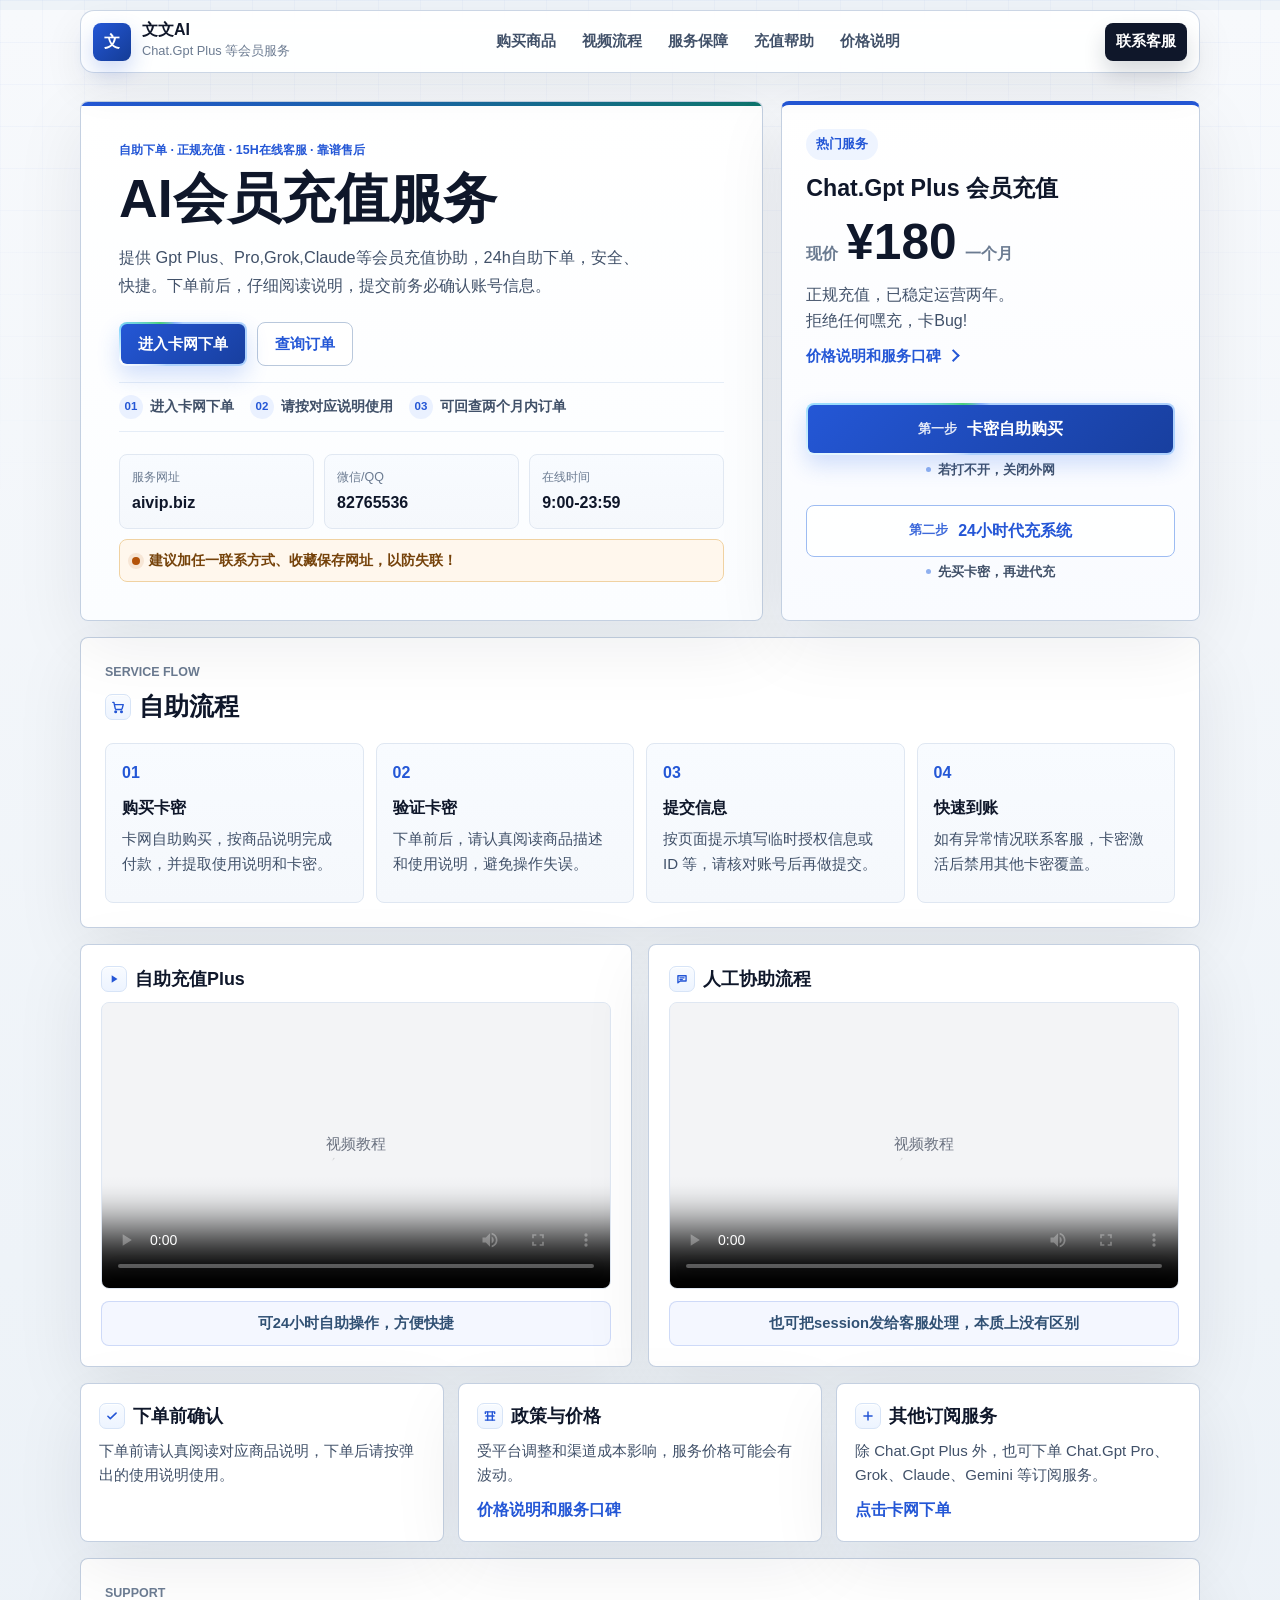
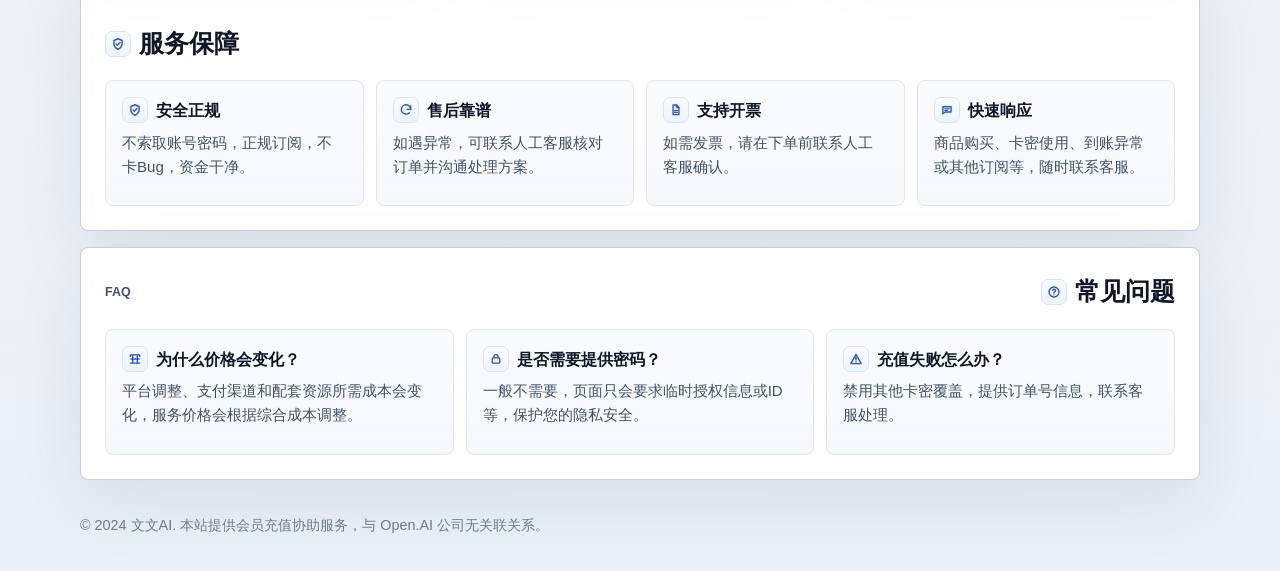
<file: index.html>
﻿<!DOCTYPE html>
<html lang="zh-CN">
<head>
  <meta charset="UTF-8">
  <meta name="viewport" content="width=device-width, initial-scale=1.0">
  <title>Chat.Gpt Plus 等会员服务 | 文文AI</title>
  <meta name="description" content="Chat.Gpt Plus 会员充值协助、自助购买指引与人工客服支持。服务网址 aivip.biz，联系方式 82765536。">
  <meta name="robots" content="noindex,nofollow,noarchive,nosnippet">
  <meta name="googlebot" content="noindex,nofollow,noarchive,nosnippet">
  <meta name="referrer" content="no-referrer">
  <link rel="stylesheet" href="assets/professional.css?v=home-flow-buttons-20260702">
</head>
<body class="clean-home">
  <header class="site-header">
    <a class="brand" href="index.html" aria-label="文文AI 首页">
      <span class="brand-mark">文</span>
      <span>
        <strong>文文AI</strong>
        <small>Chat.Gpt Plus 等会员服务</small>
      </span>
    </a>
    <nav class="site-nav" aria-label="主导航">
      <a href="https://fe.dtyuedan.cn/shop/gptplus" target="_blank" rel="noopener noreferrer nofollow">购买商品</a>
      <a href="#video">视频流程</a>
      <a href="#support">服务保障</a>
      <a href="help.html">充值帮助</a>
      <a href="gpt170.html">价格说明</a>
    </nav>
    <a class="nav-action" href="#" data-contact-qr-open>联系客服</a>
  </header>

  <main>
    <section class="hero-section">
      <div class="hero-copy">
        <p class="eyebrow">自助下单 · 正规充值 · 15h在线客服 · 靠谱售后</p>
        <h1>AI会员充值服务</h1>
        <p class="hero-lead">
          提供 Gpt Plus、Pro,Grok,Claude等会员充值协助，24h自助下单，安全、快捷。下单前后，仔细阅读说明，提交前务必确认账号信息。
        </p>
        <div class="hero-actions">
          <a class="btn btn-primary btn-flow-border" href="https://fe.dtyuedan.cn/shop/gptplus" target="_blank" rel="noopener noreferrer nofollow">进入卡网下单</a>
          <a class="btn btn-secondary" href="https://fe.dtyuedan.cn/order" target="_blank" rel="noopener noreferrer nofollow" data-order-query>查询订单</a>
        </div>
        <div class="hero-route" aria-label="服务路径">
          <span><b>01</b>进入卡网下单</span>
          <span><b>02</b>请按对应说明使用</span>
          <span><b>03</b>可回查两个月内订单</span>
        </div>
        <dl class="hero-meta">
          <div>
            <dt>服务网址</dt>
            <dd><button class="meta-copy" type="button" data-copy-site="https://aivip.biz/" aria-label="复制服务网址并添加收藏">aivip.biz</button></dd>
          </div>
          <div>
            <dt>微信/QQ</dt>
            <dd><button class="meta-copy" type="button" data-copy-contact="82765536" aria-label="复制微信和 QQ 号">82765536</button></dd>
          </div>
          <div>
            <dt>在线时间</dt>
            <dd>9:00-23:59</dd>
          </div>
        </dl>
        <p class="hero-save-note">建议加任一联系方式、收藏保存网址，以防失联！</p>
      </div>

      <aside class="order-card" id="service">
        <div class="card-label">热门服务</div>
        <h2>Chat.Gpt Plus 会员充值</h2>
        <div class="price-row">
          <span>现价</span>
          <strong>¥180</strong>
          <span>一个月</span>
        </div>
        <p>正规充值，已稳定运营两年。<br>拒绝任何嘿充，卡Bug!</p>
        <a class="price-detail-link" href="gpt170.html" target="_blank" rel="noopener noreferrer nofollow">价格说明和服务口碑</a>
        <div class="order-actions">
          <div class="step-action-item">
            <a class="btn btn-primary full step-button btn-flow-border" href="https://fe.dtyuedan.cn/shop/gptplus" target="_blank" rel="noopener noreferrer nofollow"><span>第一步</span>卡密自助购买</a>
            <p class="step-tip step-tip-buy">若打不开，关闭外网</p>
          </div>
          <div class="step-action-item">
            <a class="btn btn-secondary full step-button" href="5.html" target="_blank" rel="noopener noreferrer"><span>第二步</span>24小时代充系统</a>
            <p class="step-tip step-tip-recharge">先买卡密，再进代充</p>
          </div>
        </div>
      </aside>
    </section>

    <section class="process-section" id="process">
      <div class="section-head">
        <p class="eyebrow">Service Flow</p>
        <h2>自助流程</h2>
      </div>
      <div class="steps-grid">
        <article>
          <span>01</span>
          <h3>购买卡密</h3>
          <p>卡网自助购买，按商品说明完成付款，并提取使用说明和卡密。</p>
        </article>
        <article>
          <span>02</span>
          <h3>验证卡密</h3>
          <p>下单前后，请认真阅读商品描述和使用说明，避免操作失误。</p>
        </article>
        <article>
          <span>03</span>
          <h3>提交信息</h3>
          <p>按页面提示填写临时授权信息或 ID 等，请核对账号后再做提交。</p>
        </article>
        <article>
          <span>04</span>
          <h3>快速到账</h3>
          <p>如有异常情况联系客服，卡密激活后禁用其他卡密覆盖。</p>
        </article>
      </div>
    </section>

    <section class="video-grid" id="video">
      <article>
        <h2>自助充值Plus</h2>
        <video controls title="Chat.Gpt Plus 自助充值操作视频" referrerpolicy="no-referrer" poster="data:image/svg+xml,%3Csvg xmlns='http://www.w3.org/2000/svg' viewBox='0 0 800 450'%3E%3Crect width='800' height='450' fill='%23f3f4f6'/%3E%3Ctext x='50%25' y='50%25' dominant-baseline='middle' text-anchor='middle' font-family='Inter' font-size='24' fill='%236b7280'%3E视频教程%3C/text%3E%3C/svg%3E">
          <source src="https://cloud.video.taobao.com/vod/FbJyK4EKwB7btoRMw7lA98guu6U_p0BMQVdTUML7WWc.mp4" type="video/mp4">
        </video>
        <p class="video-tip">可24小时自助操作，方便快捷</p>
      </article>
      <article>
        <h2>人工协助流程</h2>
        <video controls title="人工协助流程操作视频" referrerpolicy="no-referrer" poster="data:image/svg+xml,%3Csvg xmlns='http://www.w3.org/2000/svg' viewBox='0 0 800 450'%3E%3Crect width='800' height='450' fill='%23f3f4f6'/%3E%3Ctext x='50%25' y='50%25' dominant-baseline='middle' text-anchor='middle' font-family='Inter' font-size='24' fill='%236b7280'%3E视频教程%3C/text%3E%3C/svg%3E">
          <source src="https://cloud.video.taobao.com/vod/_Zd1yb1LTLKlWbXtnfvvm9AOchXv3KpqyvNXuIQI2ng.mp4" type="video/mp4">
        </video>
        <p class="video-tip">也可把session发给客服处理，本质上没有区别</p>
      </article>
    </section>

    <section class="notice-row" aria-label="重要提示">
      <article>
        <h2>下单前确认</h2>
        <p>下单前请认真阅读对应商品说明，下单后请按弹出的使用说明使用。</p>
      </article>
      <article>
        <h2>政策与价格</h2>
        <p>受平台调整和渠道成本影响，服务价格可能会有波动。</p>
        <a href="gpt170.html" target="_blank" rel="noopener noreferrer nofollow">价格说明和服务口碑</a>
      </article>
      <article>
        <h2>其他订阅服务</h2>
        <p>除 Chat.Gpt Plus 外，也可下单 Chat.Gpt Pro、Grok、Claude、Gemini 等订阅服务。</p>
        <a href="https://fe.dtyuedan.cn/shop/gptplus" target="_blank" rel="noopener noreferrer nofollow">点击卡网下单</a>
      </article>
    </section>

    <section class="support-section" id="support">
      <div class="section-head">
        <p class="eyebrow">Support</p>
        <h2>服务保障</h2>
      </div>
      <div class="support-list">
        <article>
          <h3>安全正规</h3>
          <p>不索取账号密码，正规订阅，不卡Bug，资金干净。</p>
        </article>
        <article>
          <h3>售后靠谱</h3>
          <p>如遇异常，可联系人工客服核对订单并沟通处理方案。</p>
        </article>
        <article>
          <h3>支持开票</h3>
          <p>如需发票，请在下单前联系人工客服确认。</p>
        </article>
        <article>
          <h3>快速响应</h3>
          <p>商品购买、卡密使用、到账异常或其他订阅等，随时联系客服。</p>
        </article>
      </div>
    </section>

    <section class="faq-section" id="faq">
      <div class="section-head">
        <p class="eyebrow">FAQ</p>
        <h2>常见问题</h2>
      </div>
      <div class="faq-grid">
        <article>
          <h3>为什么价格会变化？</h3>
          <p>平台调整、支付渠道和配套资源所需成本会变化，服务价格会根据综合成本调整。</p>
        </article>
        <article>
          <h3>是否需要提供密码？</h3>
          <p>一般不需要，页面只会要求临时授权信息或ID等，保护您的隐私安全。</p>
        </article>
        <article>
          <h3>充值失败怎么办？</h3>
          <p>禁用其他卡密覆盖，提供订单号信息，联系客服处理。</p>
        </article>
      </div>
    </section>
  </main>

  <div class="order-query-modal" data-order-query-modal hidden role="dialog" aria-modal="true" aria-labelledby="orderQueryTitle">
    <div class="order-query-dialog">
      <h2 id="orderQueryTitle">查询订单</h2>
      <p>忘记卡密或使用说明？使用 JR 开头的订单号或联系方式，可通过此处查询订单。</p>
      <div class="order-query-actions">
        <button type="button" data-order-cancel>取消</button>
        <button class="order-query-confirm" type="button" data-order-confirm>确认进入</button>
      </div>
    </div>
  </div>

  <div class="contact-qr-modal" data-contact-qr-modal hidden role="dialog" aria-modal="true" aria-labelledby="contactQrTitle">
    <div class="contact-qr-dialog">
      <button class="contact-qr-close" type="button" data-contact-qr-close aria-label="关闭">×</button>
      <h2 id="contactQrTitle">联系客服</h2>
      <p data-contact-qr-message>客服每日15小时在线，微信和 QQ 同号：82765536</p>
      <img src="assets/contact-qrcode.png" alt="文文AI 微信二维码" class="contact-qr-image" loading="lazy" decoding="async">
    </div>
  </div>

  <script>
    (() => {
      const modal = document.querySelector("[data-order-query-modal]");
      const triggers = document.querySelectorAll("[data-order-query]");
      if (!modal || !triggers.length) return;

      const cancelButton = modal.querySelector("[data-order-cancel]");
      const confirmButton = modal.querySelector("[data-order-confirm]");
      let targetUrl = "";

      const closeModal = () => {
        modal.hidden = true;
        targetUrl = "";
      };

      triggers.forEach((trigger) => {
        trigger.addEventListener("click", (event) => {
          event.preventDefault();
          targetUrl = trigger.href;
          modal.hidden = false;
          confirmButton.focus();
        });
      });

      cancelButton.addEventListener("click", closeModal);

      modal.addEventListener("click", (event) => {
        if (event.target === modal) closeModal();
      });

      document.addEventListener("keydown", (event) => {
        if (event.key === "Escape" && !modal.hidden) closeModal();
      });

      confirmButton.addEventListener("click", () => {
        const url = targetUrl;
        closeModal();
        if (url) window.open(url, "_blank", "noopener,noreferrer");
      });
    })();

    (() => {
      const modal = document.querySelector("[data-contact-qr-modal]");
      const triggers = document.querySelectorAll("[data-contact-qr-open]");
      if (!modal || !triggers.length) return;

      const closeButtons = modal.querySelectorAll("[data-contact-qr-close]");
      const message = modal.querySelector("[data-contact-qr-message]");
      const defaultMessage = message ? message.textContent : "客服每日15小时在线，微信和 QQ 同号：82765536";
      const closeModal = () => {
        modal.hidden = true;
      };
      const openModal = (text = defaultMessage) => {
        if (message) message.textContent = text;
        modal.hidden = false;
        const closeButton = modal.querySelector("[data-contact-qr-close]");
        if (closeButton) closeButton.focus();
      };
      window.showContactQrModal = openModal;

      triggers.forEach((trigger) => {
        trigger.addEventListener("click", (event) => {
          event.preventDefault();
          openModal();
        });
      });

      closeButtons.forEach((button) => {
        button.addEventListener("click", closeModal);
      });

      modal.addEventListener("click", (event) => {
        if (event.target === modal) closeModal();
      });

      document.addEventListener("keydown", (event) => {
        if (event.key === "Escape" && !modal.hidden) closeModal();
      });
    })();

    (() => {
      const copyButtons = document.querySelectorAll("[data-copy-contact]");
      const siteButtons = document.querySelectorAll("[data-copy-site]");
      if (!copyButtons.length && !siteButtons.length) return;

      const fallbackCopy = (text) => {
        const field = document.createElement("textarea");
        field.value = text;
        field.setAttribute("readonly", "");
        field.style.position = "fixed";
        field.style.opacity = "0";
        document.body.appendChild(field);
        field.select();
        document.execCommand("copy");
        field.remove();
      };

      const copyText = async (text) => {
        if (navigator.clipboard && window.isSecureContext) {
          await navigator.clipboard.writeText(text);
        } else {
          fallbackCopy(text);
        }
      };

      const tryAddBookmark = (url, title) => {
        try {
          if (window.external && typeof window.external.AddFavorite === "function") {
            window.external.AddFavorite(url, title);
            return true;
          }
          if (window.sidebar && typeof window.sidebar.addPanel === "function") {
            window.sidebar.addPanel(title, url, "");
            return true;
          }
        } catch (error) {
          return false;
        }
        return false;
      };

      copyButtons.forEach((button) => {
        button.addEventListener("click", async (event) => {
          event.preventDefault();
          const text = button.dataset.copyContact || "82765536";
          try {
            await copyText(text);
            if (window.showContactQrModal) {
              window.showContactQrModal("复制微信/QQ成功，请粘贴添加\n或扫描二维码加微信");
            } else {
              alert("复制微信/QQ成功，请粘贴添加\n或扫描二维码加微信");
            }
          } catch (error) {
            fallbackCopy(text);
            if (window.showContactQrModal) {
              window.showContactQrModal("复制微信/QQ成功，请粘贴添加\n或扫描二维码加微信");
            } else {
              alert("复制微信/QQ成功，请粘贴添加\n或扫描二维码加微信");
            }
          }
        });
      });

      siteButtons.forEach((button) => {
        button.addEventListener("click", async (event) => {
          event.preventDefault();
          const url = button.dataset.copySite || "https://aivip.biz/";
          try {
            await copyText(url);
          } catch (error) {
            fallbackCopy(url);
          }
          tryAddBookmark(url, "文文AI");
          alert("已复制网址，可粘贴保存");
        });
      });
    })();
  </script>

  <footer class="clean-footer">
    <p>© 2024 文文AI. 本站提供会员充值协助服务，与 Open.AI 公司无关联关系。</p>
  </footer>
</body>
</html>
</file>
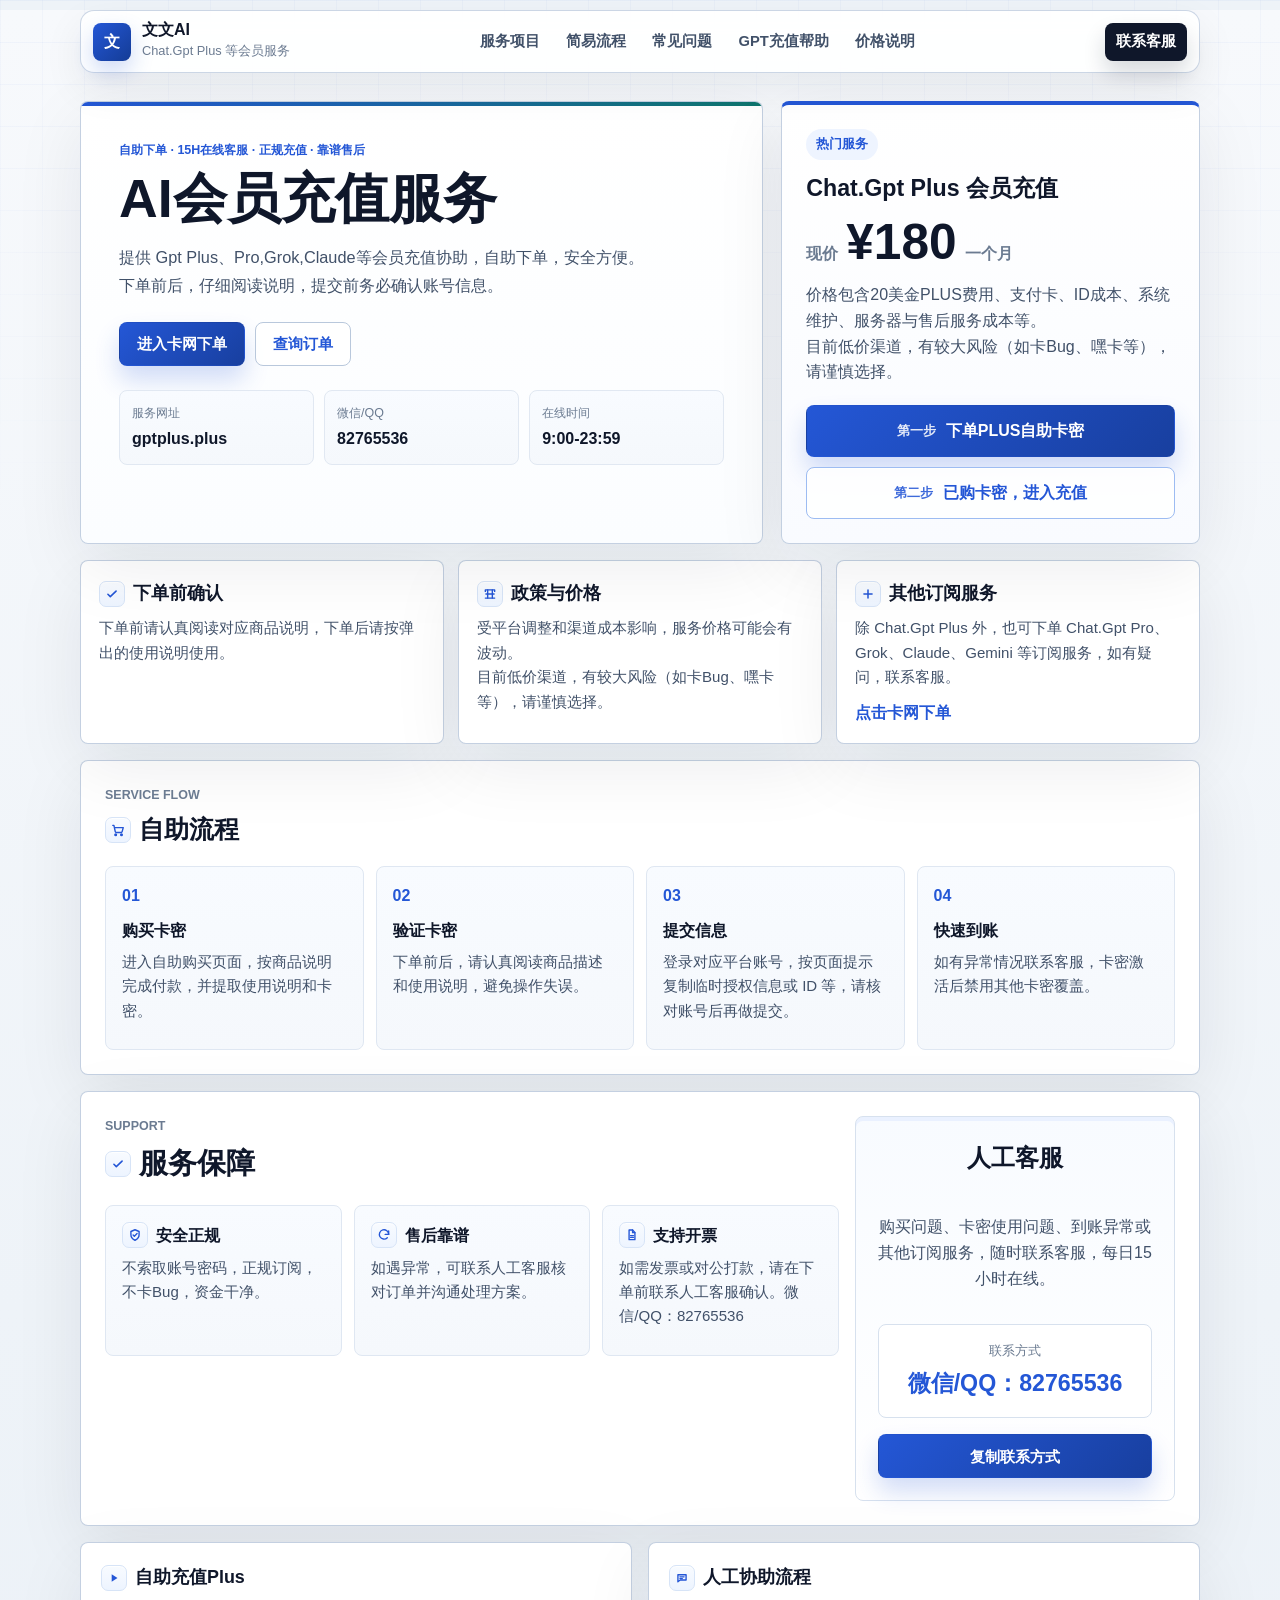
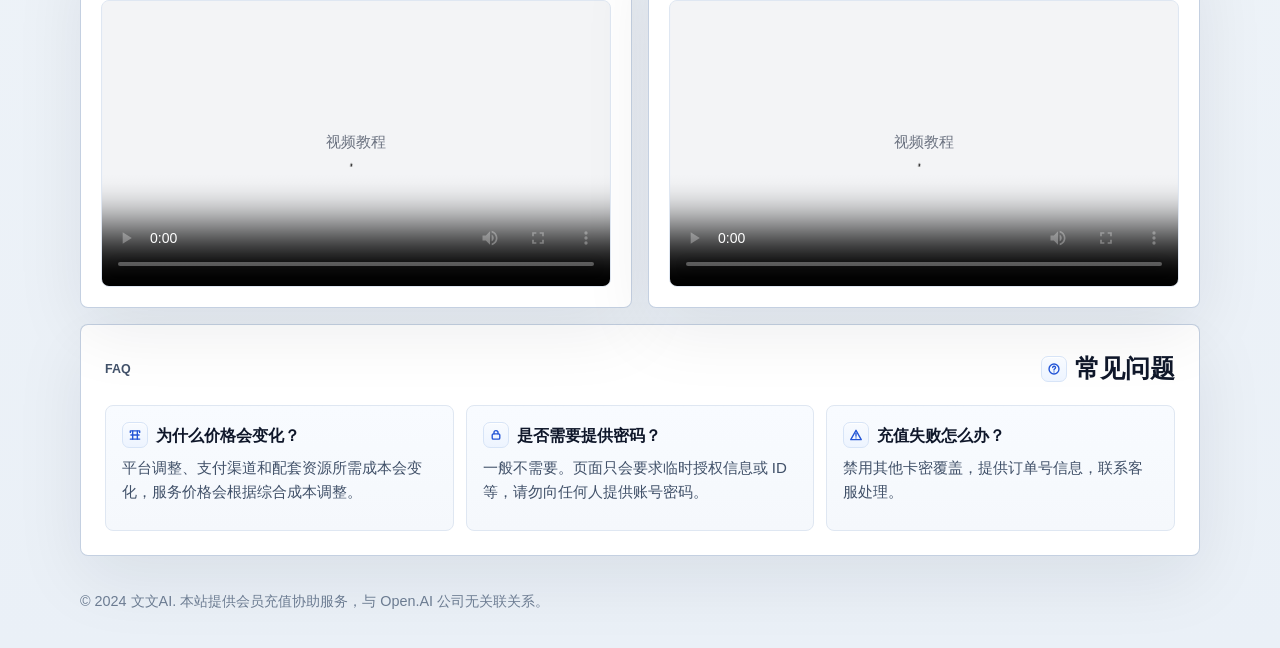
<file: 00index.html>
<!DOCTYPE html>
<html lang="zh-CN">
<head>
  <meta charset="UTF-8">
  <meta name="viewport" content="width=device-width, initial-scale=1.0">
  <title>Chat.Gpt Plus 等会员服务 | 文文AI</title>
  <meta name="description" content="Chat.Gpt Plus 会员充值协助、自助购买指引与人工客服支持。服务网址 gptplus.plus，联系方式 82765536。">
  <meta name="robots" content="noindex,nofollow,noarchive,nosnippet">
  <meta name="googlebot" content="noindex,nofollow,noarchive,nosnippet">
  <meta name="referrer" content="no-referrer">
  <link rel="stylesheet" href="assets/professional.css">
</head>
<body class="clean-home">
  <header class="site-header">
    <a class="brand" href="index.html" aria-label="文文AI 首页">
      <span class="brand-mark">文</span>
      <span>
        <strong>文文AI</strong>
        <small>Chat.Gpt Plus 等会员服务</small>
      </span>
    </a>
    <nav class="site-nav" aria-label="主导航">
      <a href="#service">服务项目</a>
      <a href="#process">简易流程</a>
      <a href="#faq">常见问题</a>
      <a href="help.html"> GPT充值帮助</a>
      <a href="gpt170.html">价格说明</a>
    </nav>
    <a class="nav-action" href="index.html#contact" data-contact-qr-open>联系客服</a>
  </header>

  <main>
    <section class="hero-section">
      <div class="hero-copy">
        <p class="eyebrow">自助下单 · 15h在线客服 · 正规充值 · 靠谱售后</p>
        <h1>AI会员充值服务</h1>
        <p class="hero-lead">
          提供 Gpt Plus、Pro,Grok,Claude等会员充值协助，自助下单，安全方便。下单前后，仔细阅读说明，提交前务必确认账号信息。
        </p>
        <div class="hero-actions">
          <a class="btn btn-primary" href="https://fe.dtyuedan.cn/shop/gptplus" target="_blank" rel="noopener noreferrer nofollow">进入卡网下单</a>
          <a class="btn btn-secondary" href="https://fe.dtyuedan.cn/order" target="_blank" rel="noopener noreferrer nofollow" data-order-query>查询订单</a>
        </div>
        <dl class="hero-meta">
          <div>
            <dt>服务网址</dt>
            <dd>gptplus.plus</dd>
          </div>
          <div>
            <dt>微信/QQ</dt>
            <dd>82765536</dd>
          </div>
          <div>
            <dt>在线时间</dt>
            <dd>9:00-23:59</dd>
          </div>
        </dl>
      </div>

      <aside class="order-card" id="service">
        <div class="card-label">热门服务</div>
        <h2>Chat.Gpt Plus 会员充值</h2>
        <div class="price-row">
          <span>现价</span>
          <strong>¥180</strong>
          <span>一个月</span>
        </div>
        <p>价格包含20美金PLUS费用、支付卡、ID成本、系统维护、服务器与售后服务成本等。<br>目前低价渠道，有较大风险（如卡Bug、嘿卡等），请谨慎选择。</p>
        <div class="order-actions">
          <a class="btn btn-primary full step-button" href="https://fe.dtyuedan.cn/shop/gptplus" target="_blank" rel="noopener noreferrer nofollow"><span>第一步</span>下单PLUS自助卡密</a>
          <a class="btn btn-secondary full step-button" href="5.html"><span>第二步</span>已购卡密，进入充值</a>
        </div>
      </aside>
    </section>

    <section class="notice-row" aria-label="重要提示">
      <article>
        <h2>下单前确认</h2>
        <p>下单前请认真阅读对应商品说明，下单后请按弹出的使用说明使用。</p>
      </article>
      <article>
        <h2>政策与价格</h2>
        <p>受平台调整和渠道成本影响，服务价格可能会有波动。<br>目前低价渠道，有较大风险（如卡Bug、嘿卡等），请谨慎选择。</p>
      </article>
      <article>
        <h2>其他订阅服务</h2>
        <p>除 Chat.Gpt Plus 外，也可下单 Chat.Gpt Pro、Grok、Claude、Gemini 等订阅服务，如有疑问，联系客服。</p>
        <a href="https://fe.dtyuedan.cn/shop/gptplus" target="_blank" rel="noopener noreferrer nofollow">点击卡网下单</a>
      </article>
    </section>

    <section class="process-section" id="process">
      <div class="section-head">
        <p class="eyebrow">Service Flow</p>
        <h2>自助流程</h2>
      </div>
      <div class="steps-grid">
        <article>
          <span>01</span>
          <h3>购买卡密</h3>
          <p>进入自助购买页面，按商品说明完成付款，并提取使用说明和卡密。</p>
        </article>
        <article>
          <span>02</span>
          <h3>验证卡密</h3>
          <p>下单前后，请认真阅读商品描述和使用说明，避免操作失误。</p>
        </article>
        <article>
          <span>03</span>
          <h3>提交信息</h3>
          <p>登录对应平台账号，按页面提示复制临时授权信息或 ID 等，请核对账号后再做提交。</p>
        </article>
        <article>
          <span>04</span>
          <h3>快速到账</h3>
          <p>如有异常情况联系客服，卡密激活后禁用其他卡密覆盖。</p>
        </article>
      </div>
    </section>

    <section class="split-section">
      <div>
        <div class="section-head">
          <p class="eyebrow">Support</p>
          <h2>服务保障</h2>
        </div>
        <div class="support-list">
          <article>
            <h3>安全正规</h3>
            <p>不索取账号密码，正规订阅，不卡Bug，资金干净。</p>
          </article>
          <article>
            <h3>售后靠谱</h3>
            <p>如遇异常，可联系人工客服核对订单并沟通处理方案。</p>
          </article>
          <article>
            <h3>支持开票</h3>
            <p>如需发票或对公打款，请在下单前联系人工客服确认。微信/QQ：82765536</p>
          </article>
        </div>
      </div>
      <aside class="contact-panel">
        <h2>人工客服</h2>
        <p>购买问题、卡密使用问题、到账异常或其他订阅服务，随时联系客服，每日15小时在线。</p>
        <div class="wechat-box">
          <span>联系方式</span>
          <strong>微信/QQ：82765536</strong>
        </div>
        <a class="btn btn-primary full" href="#" data-copy-contact="82765536">复制联系方式</a>
      </aside>
    </section>

    <section class="video-grid" id="video">
      <article>
        <h2>自助充值Plus</h2>
        <video controls title="Chat.Gpt Plus 自助充值操作视频" referrerpolicy="no-referrer" poster="data:image/svg+xml,%3Csvg xmlns='http://www.w3.org/2000/svg' viewBox='0 0 800 450'%3E%3Crect width='800' height='450' fill='%23f3f4f6'/%3E%3Ctext x='50%25' y='50%25' dominant-baseline='middle' text-anchor='middle' font-family='Inter' font-size='24' fill='%236b7280'%3E视频教程%3C/text%3E%3C/svg%3E">
          <source src="https://cloud.video.taobao.com/vod/FbJyK4EKwB7btoRMw7lA98guu6U_p0BMQVdTUML7WWc.mp4" type="video/mp4">
        </video>
      </article>
      <article>
        <h2>人工协助流程</h2>
        <video controls title="人工协助流程操作视频" referrerpolicy="no-referrer" poster="data:image/svg+xml,%3Csvg xmlns='http://www.w3.org/2000/svg' viewBox='0 0 800 450'%3E%3Crect width='800' height='450' fill='%23f3f4f6'/%3E%3Ctext x='50%25' y='50%25' dominant-baseline='middle' text-anchor='middle' font-family='Inter' font-size='24' fill='%236b7280'%3E视频教程%3C/text%3E%3C/svg%3E">
          <source src="https://cloud.video.taobao.com/vod/_Zd1yb1LTLKlWbXtnfvvm9AOchXv3KpqyvNXuIQI2ng.mp4" type="video/mp4">
        </video>
      </article>
    </section>

    <section class="faq-section" id="faq">
      <div class="section-head">
        <p class="eyebrow">FAQ</p>
        <h2>常见问题</h2>
      </div>
      <div class="faq-grid">
        <article>
          <h3>为什么价格会变化？</h3>
          <p>平台调整、支付渠道和配套资源所需成本会变化，服务价格会根据综合成本调整。</p>
        </article>
        <article>
          <h3>是否需要提供密码？</h3>
          <p>一般不需要。页面只会要求临时授权信息或 ID 等，请勿向任何人提供账号密码。</p>
        </article>
        <article>
          <h3>充值失败怎么办？</h3>
          <p>禁用其他卡密覆盖，提供订单号信息，联系客服处理。</p>
        </article>
      </div>
    </section>
  </main>

  <div class="order-query-modal" data-order-query-modal hidden role="dialog" aria-modal="true" aria-labelledby="orderQueryTitle">
    <div class="order-query-dialog">
      <h2 id="orderQueryTitle">查询订单</h2>
      <p>忘记卡密或使用说明？使用 JR 开头的订单号或联系方式，可通过此处查询订单。</p>
      <div class="order-query-actions">
        <button type="button" data-order-cancel>取消</button>
        <button class="order-query-confirm" type="button" data-order-confirm>确认进入</button>
      </div>
    </div>
  </div>

  <script>
    (() => {
      const modal = document.querySelector("[data-order-query-modal]");
      const triggers = document.querySelectorAll("[data-order-query]");
      if (!modal || !triggers.length) return;

      const cancelButton = modal.querySelector("[data-order-cancel]");
      const confirmButton = modal.querySelector("[data-order-confirm]");
      let targetUrl = "";

      const closeModal = () => {
        modal.hidden = true;
        targetUrl = "";
      };

      triggers.forEach((trigger) => {
        trigger.addEventListener("click", (event) => {
          event.preventDefault();
          targetUrl = trigger.href;
          modal.hidden = false;
          confirmButton.focus();
        });
      });

      cancelButton.addEventListener("click", closeModal);

      modal.addEventListener("click", (event) => {
        if (event.target === modal) closeModal();
      });

      document.addEventListener("keydown", (event) => {
        if (event.key === "Escape" && !modal.hidden) closeModal();
      });

      confirmButton.addEventListener("click", () => {
        const url = targetUrl;
        closeModal();
        if (url) window.open(url, "_blank", "noopener,noreferrer");
      });
    })();

    (() => {
      const copyButtons = document.querySelectorAll("[data-copy-contact]");
      if (!copyButtons.length) return;

      const fallbackCopy = (text) => {
        const field = document.createElement("textarea");
        field.value = text;
        field.setAttribute("readonly", "");
        field.style.position = "fixed";
        field.style.opacity = "0";
        document.body.appendChild(field);
        field.select();
        document.execCommand("copy");
        field.remove();
      };

      copyButtons.forEach((button) => {
        button.addEventListener("click", async (event) => {
          event.preventDefault();
          const text = button.dataset.copyContact || "82765536";
          try {
            if (navigator.clipboard && window.isSecureContext) {
              await navigator.clipboard.writeText(text);
            } else {
              fallbackCopy(text);
            }
            alert("复制成功");
          } catch (error) {
            fallbackCopy(text);
            alert("复制成功");
          }
        });
      });
    })();
  </script>

  <footer class="clean-footer">
    <p>© 2024 文文AI. 本站提供会员充值协助服务，与 Open.AI 公司无关联关系。</p>
  </footer>
  <script src="assets/contact-modal.js?v=20260531-contact-modal-v2"></script>
</body>
</html>
</file>
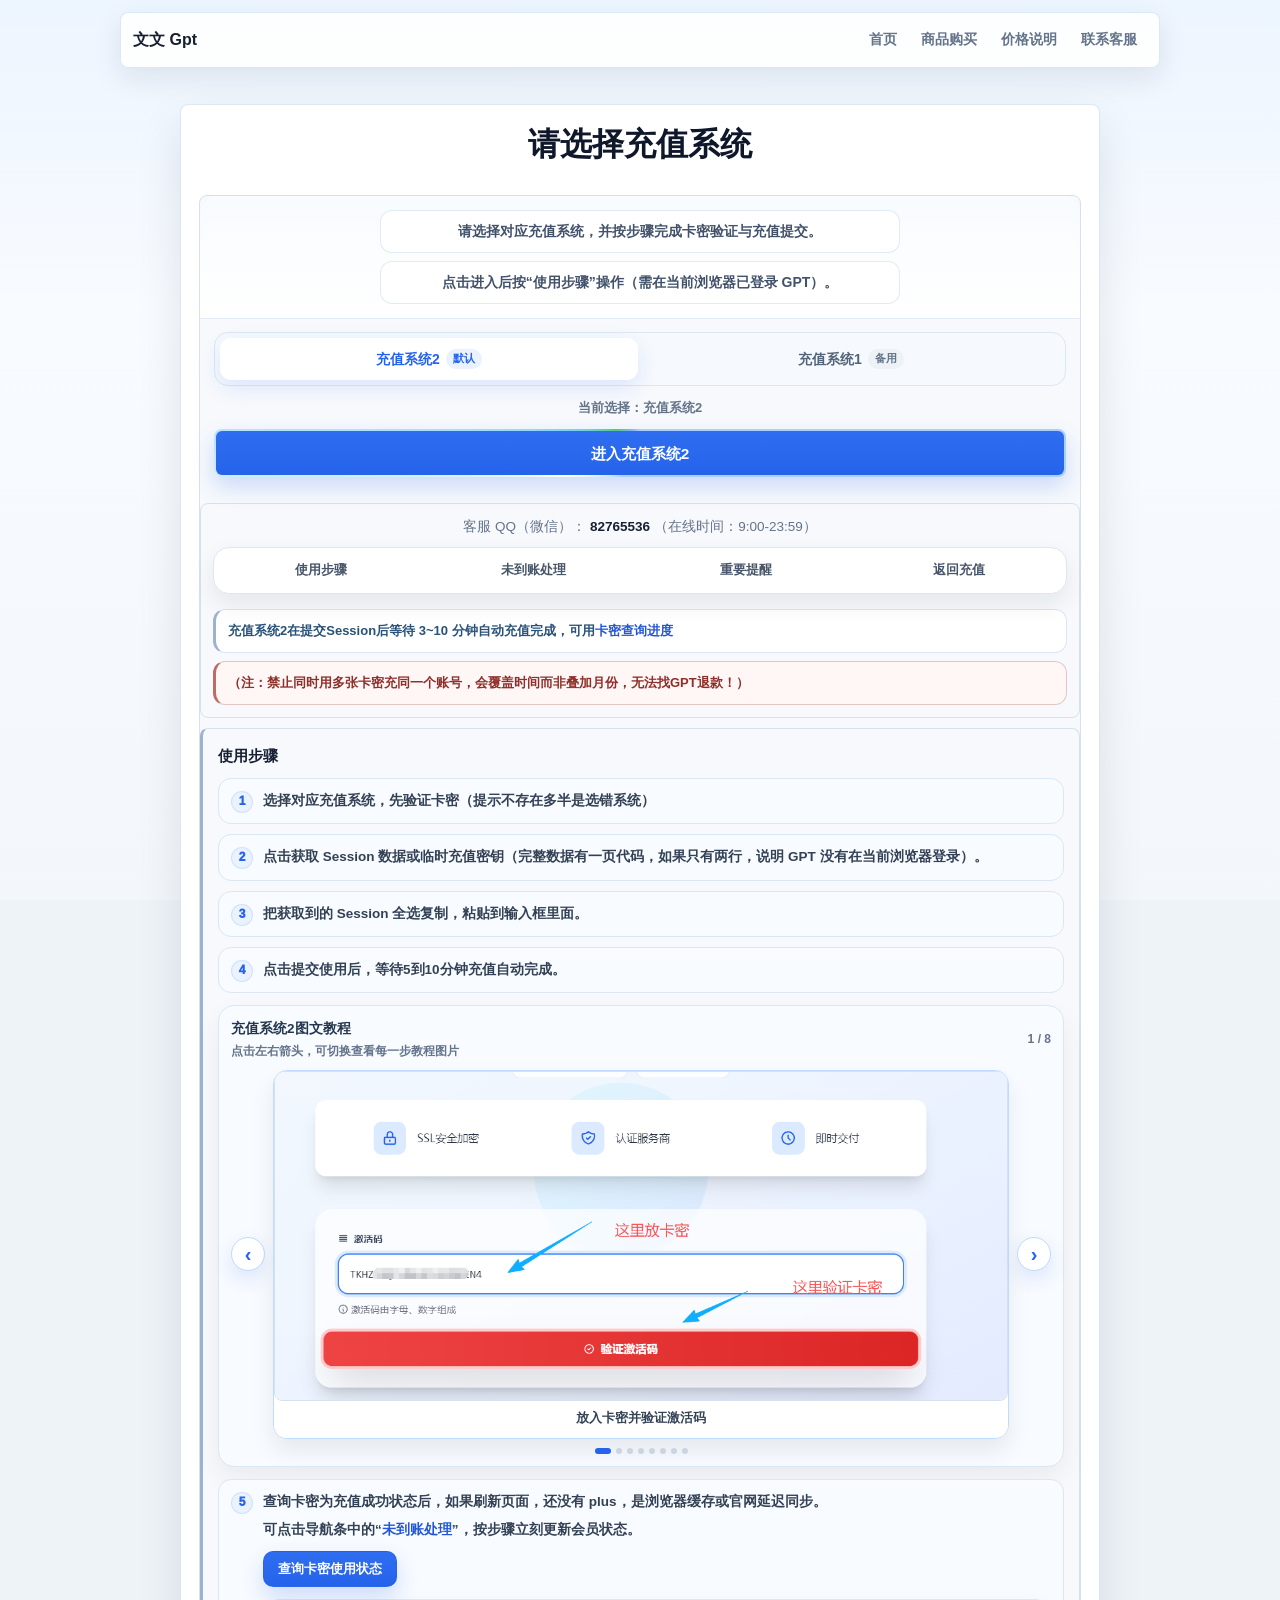
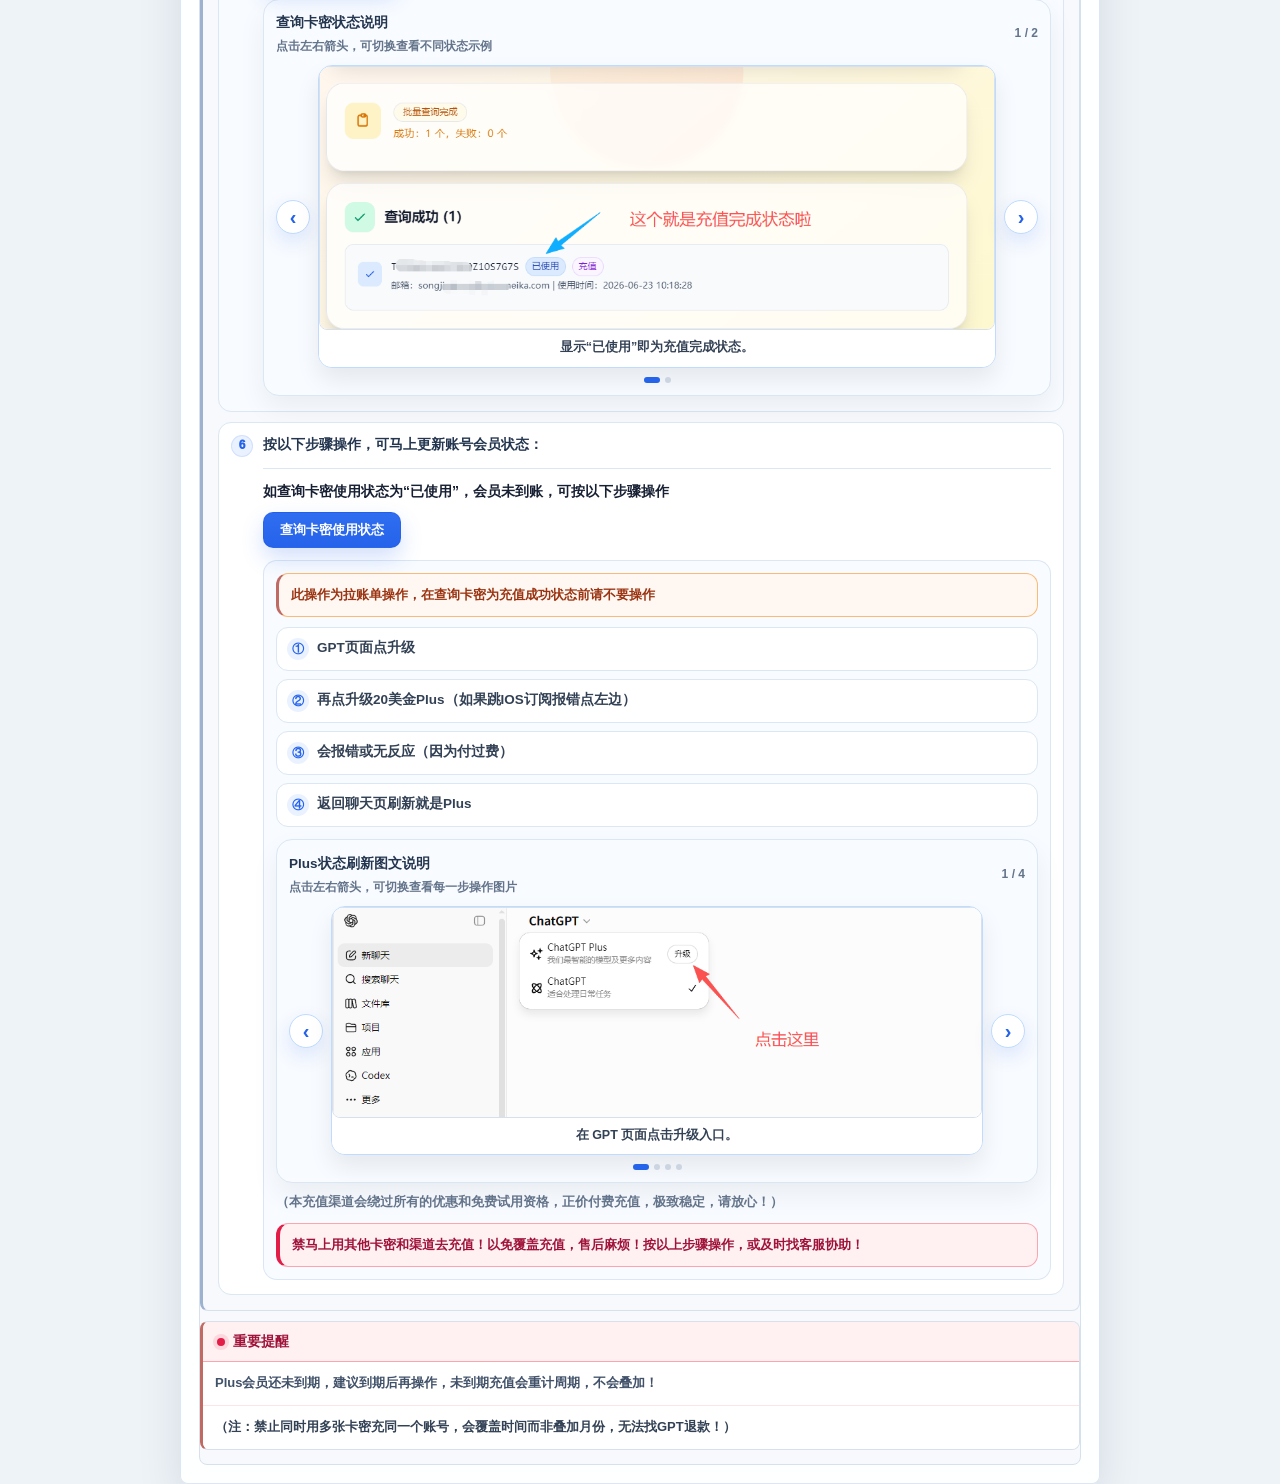
<file: 5.html>
﻿<!DOCTYPE html>
<html lang="zh-CN">
<head>
  <meta charset="UTF-8" />
  <meta name="viewport" content="width=device-width, initial-scale=1.0, viewport-fit=cover" />
  <meta name="robots" content="noindex,nofollow,noarchive,nosnippet">
  <meta name="googlebot" content="noindex,nofollow,noarchive,nosnippet">
  <title>请选择充值系统</title>

  <style>
    :root{
      --apple-blue:#2457d6;
      --apple-blue-active:#173f9b;

      --bg:#f5f5f7;
      --card:#ffffff;

      --text:#1d1d1f;
      --text-2:#6e6e73;
      --text-3:#86868b;

      --border: rgba(0,0,0,.08);
      --shadow: 0 10px 30px rgba(0,0,0,.08);

      --radius: 20px;
      --radius-sm: 14px;
      --radius-xs: 10px;

      --focus-bg:#fbfdff;
      --focus-bg-2:#ffffff;
      --focus-border:#dbe6f4;
      --focus-text:#334155;

      --danger-bg:#ffffff;
      --danger-border:#e6c6c3;
      --danger-text:#8f2f2a;
    }

    *{
      box-sizing:border-box;
    }

    html,body{
      height:100%;
      scroll-behavior:smooth;
    }

    body{
      margin:0;
      padding:18px 14px;
      font-family:-apple-system,BlinkMacSystemFont,"Segoe UI",Roboto,"Helvetica Neue",Arial,
                   "PingFang SC","Hiragino Sans GB","Microsoft YaHei",sans-serif;
      background:var(--bg);
      color:var(--text);
      display:flex;
      justify-content:center;
      align-items:flex-start;
      -webkit-font-smoothing:antialiased;
      -moz-osx-font-smoothing:grayscale;
    }

    .container{
      width:100%;
      max-width:520px;
      background:var(--card);
      border-radius:var(--radius);
      padding:20px;
      border:1px solid var(--border);
      box-shadow:var(--shadow);
    }

    header{
      text-align:center;
      padding:0 8px;
    }

    h1{
      margin:0 0 10px;
      font-size:26px;
      font-weight:700;
    }

    .sub{
      margin:0 0 6px;
      font-size:14px;
      color:var(--text-2);
      line-height:1.7;
      text-align:center;
    }

    .section{
      margin-top:14px;
      padding:16px;
      border-radius:var(--radius-sm);
      background:#fafafa;
      border:1px solid var(--border);
    }

    .section-desc{
      margin:0;
      font-size:14px;
      color:var(--text-2);
      line-height:1.75;
      text-align:center;
    }

    .purchase-wrap{
      text-align:center;
      margin-top:12px;
      margin-bottom:10px;
    }

    .purchase-link{
      display:inline-block;
      padding:12px 20px;
      background-color:var(--apple-blue);
      color:#fff;
      font-size:16px;
      font-weight:bold;
      border-radius:10px;
      text-decoration:none;
      transition:background-color .3s, transform .2s;
    }

    .purchase-link:hover{
      background-color:var(--apple-blue-active);
      transform:scale(1.03);
    }

    .purchase-link:active{
      background-color:#003d7a;
      transform:scale(.98);
    }

    .contact{
      margin:4px 16px 14px;
      padding:10px 12px;
      border-radius:var(--radius-sm);
      border:1px dashed rgba(0,0,0,.14);
      background:rgba(0,0,0,.02);
      text-align:center;
      font-size:14px;
      color:var(--text-2);
      line-height:1.7;
    }

    .contact strong{
      color:var(--text);
      font-weight:700;
    }

    .stock-tip{
      margin-top:8px;
      padding:9px 10px;
      border-radius:12px;
      background:var(--focus-bg);
      border:1px solid var(--focus-border);
      color:var(--focus-text);
      font-size:13px;
      line-height:1.7;
      font-weight:700;
      text-align:left;
    }

    
    .stock-tip-link{
      color:var(--apple-blue);
      font-weight:850;
      text-decoration:none;
      white-space:nowrap;
    }

    .stock-tip-link:hover{
      text-decoration:underline;
    }
.system-list{
      list-style:none;
      padding:0;
      margin:8px 0 0;
      display:flex;
      flex-direction:column;
      gap:14px;
    }

    .system-card{
      background:#fff;
      border-radius:var(--radius);
      border:1px solid var(--border);
      overflow:hidden;
    }

    .system-choice-page .system-card{
      overflow:visible;
    }

    .system-header{
      padding:14px 16px 12px;
      border-bottom:1px solid var(--border);
      background:linear-gradient(180deg, rgba(0,122,255,.03) 0%, rgba(255,255,255,0) 100%);
    }

    .system-note{
      margin:0;
      font-size:13px;
      color:var(--text-2);
      line-height:1.7;
      text-align:center;
    }

    .system-actions{
      padding:10px 16px 12px;
      display:flex;
      flex-direction:column;
      gap:10px;
    }


    .section-nav-slot{
      min-height:54px;
    }

    .section-nav{
      --section-nav-top:76px;
      position:relative;
      z-index:1290;
      display:flex;
      gap:8px;
      margin:0 16px 12px;
      padding:8px;
      overflow-x:auto;
      border:1px solid rgba(219,230,244,.96);
      border-radius:999px;
      background:rgba(255,255,255,.92);
      box-shadow:0 10px 26px rgba(15,23,42,.10);
      backdrop-filter:saturate(180%) blur(14px);
      -webkit-backdrop-filter:saturate(180%) blur(14px);
      scrollbar-width:none;
      -webkit-overflow-scrolling:touch;
    }

    .section-nav.is-fixed{
      position:fixed;
      top:var(--section-nav-top);
      left:50%;
      width:min(520px, calc(100% - 64px));
      max-width:520px;
      margin:0;
      transform:translateX(-50%);
    }

    .section-nav.is-fixed + .contact{
      margin-top:73px !important;
    }

    .section-nav::-webkit-scrollbar{
      display:none;
    }

    .section-nav a{
      flex:1 1 0;
      min-width:0;
      min-height:36px;
      padding:9px 12px;
      border-radius:999px;
      border:1px solid var(--focus-border);
      background:var(--focus-bg);
      color:var(--focus-text);
      font-size:13px;
      font-weight:850;
      line-height:1.3;
      text-align:center;
      text-decoration:none;
      white-space:nowrap;
      transition:border-color .2s ease, background-color .2s ease, color .2s ease;
    }

    .section-nav a:hover,
    .section-nav a:active{
      border-color:rgba(36,87,214,.35);
      background:#ffffff;
      color:var(--apple-blue);
    }

    #recharge-entry,
    #usage-steps,
    #unreceived-help,
    #important-reminder{
      scroll-margin-top:142px;
    }

    .channel-switch{
      display:flex;
      gap:4px;
      padding:4px;
      border-radius:14px;
      border:1px solid var(--border);
      background:#f8fafc;
    }

    .channel-option{
      flex:1 1 0;
      min-width:0;
      min-height:44px;
      border:0;
      border-radius:10px;
      background:transparent;
      color:var(--text-2);
      font:inherit;
      font-size:14px;
      font-weight:850;
      line-height:1.3;
      display:flex;
      align-items:center;
      justify-content:center;
      gap:6px;
      cursor:pointer;
      transition:background-color .2s ease, color .2s ease, box-shadow .2s ease;
      -webkit-tap-highlight-color:transparent;
    }

    .channel-option.is-active{
      background:#fff;
      color:var(--apple-blue);
      box-shadow:0 4px 14px rgba(15,23,42,.08);
    }

    .channel-tag{
      display:inline-flex;
      align-items:center;
      justify-content:center;
      min-height:20px;
      padding:2px 7px;
      border-radius:999px;
      background:rgba(142,142,147,.12);
      color:var(--text-3);
      font-size:11px;
      font-weight:850;
      line-height:1;
      white-space:nowrap;
    }

    .channel-option.is-active .channel-tag{
      background:rgba(0,122,255,.12);
      color:var(--apple-blue);
    }

    .channel-current{
      margin:0;
      color:var(--text-2);
      font-size:13px;
      font-weight:750;
      line-height:1.5;
      text-align:center;
    }

    .system-link{
      display:flex;
      align-items:center;
      justify-content:center;
      gap:10px;
      width:100%;
      min-height:52px;
      padding:14px 16px;
      text-align:center;
      text-decoration:none;
      background:var(--apple-blue);
      color:#fff;
      font-size:16px;
      font-weight:800;
      line-height:1.5;
      border-radius:14px;
      transition:transform .08s ease, background-color .2s ease, box-shadow .2s ease;
      -webkit-tap-highlight-color:transparent;
      box-shadow:0 6px 16px rgba(0,122,255,.12);
    }

    .system-link:hover{
      background:var(--apple-blue-active);
    }

    .system-link:active{
      background:var(--apple-blue-active);
      transform:scale(.98);
    }

    .system-link[data-system-enabled="false"]{
      background:#8e8e93;
      box-shadow:none;
      cursor:not-allowed;
    }

    .system-link[data-system-enabled="false"]:hover,
    .system-link[data-system-enabled="false"]:active{
      background:#8e8e93;
      transform:none;
    }

    .system-status{
      display:inline-flex;
      align-items:center;
      min-height:22px;
      padding:2px 8px;
      border-radius:999px;
      background:rgba(255,255,255,.22);
      color:#fff;
      font-size:12px;
      font-weight:800;
      line-height:1.4;
      white-space:nowrap;
    }

    .system-link[data-system-enabled="true"] .system-status{
      display:none;
    }

    .entry-countdown-overlay{
      position:fixed;
      inset:0;
      z-index:3000;
      display:flex;
      align-items:center;
      justify-content:center;
      padding:24px;
      background:rgba(15,23,42,.46);
      backdrop-filter:blur(12px);
    }

    .entry-countdown-dialog{
      width:min(430px, 100%);
      padding:22px;
      border-radius:18px;
      background:#fff;
      border:1px solid rgba(0,0,0,.08);
      box-shadow:0 24px 60px rgba(0,0,0,.22);
      text-align:left;
    }

    .entry-countdown-title{
      font-size:18px;
      font-weight:850;
      color:var(--text);
      text-align:center;
    }

    .entry-countdown-message{
      margin:14px 0 12px;
      padding:12px 14px;
      border-radius:14px;
      border:1px solid #e2e8f0;
      background:#f8fafc;
      color:#334155;
      font-size:14px;
      font-weight:750;
      line-height:1.7;
    }

    .entry-countdown-warning{
      margin:0;
      padding:11px 13px;
      border-radius:12px;
      background:#fff7ed;
      border:1px solid #fed7aa;
      color:#9a3412;
      font-size:13px;
      font-weight:850;
      line-height:1.65;
      text-align:left;
    }

    .entry-countdown-warning + .entry-countdown-warning{
      margin-top:10px;
    }

    .entry-countdown-warning.is-critical{
      background:#fff1f2;
      border-color:#fecdd3;
      color:#be123c;
    }

    .entry-countdown-warning a{
      color:inherit;
      font-weight:900;
      text-decoration:underline;
      text-underline-offset:3px;
    }

    .entry-countdown-note{
      margin:12px 0 0;
      color:var(--text-3);
      font-size:13px;
      line-height:1.6;
      text-align:center;
    }

    .entry-countdown-actions{
      display:flex;
      gap:10px;
      margin-top:16px;
    }

    .entry-countdown-primary,
    .entry-countdown-secondary{
      display:inline-flex;
      align-items:center;
      justify-content:center;
      min-height:44px;
      padding:10px 14px;
      border-radius:13px;
      border:1px solid transparent;
      font-size:14px;
      font-weight:850;
      line-height:1.4;
      text-decoration:none;
      cursor:pointer;
      -webkit-tap-highlight-color:transparent;
    }

    .entry-countdown-primary{
      flex:1;
      color:#fff;
      background:var(--apple-blue);
      box-shadow:0 10px 22px rgba(0,122,255,.18);
    }

    .entry-countdown-secondary{
      color:var(--text-2);
      background:#fff;
      border-color:var(--border);
    }

    @media (max-width:480px){
      .entry-countdown-actions{
        flex-direction:column;
      }
    }

    .steps-wrap{
      padding:0 16px 16px;
    }

    .content-block{
      margin-top:10px;
      padding:14px;
      border-radius:14px;
      background:rgba(0,0,0,.02);
      border:1px solid var(--border);
    }

    .focus-block{
      background:var(--focus-bg);
      border:1px solid var(--focus-border);
      box-shadow:0 6px 18px rgba(243,198,106,.16);
    }

    .steps-title,
    .hint-title{
      margin:0 0 10px;
      font-size:15px;
      font-weight:800;
      color:var(--text);
    }


    .steps-subtitle{
      margin:16px 0 8px;
      color:var(--focus-text);
    }

    ol.steps{
      margin:0;
      padding-left:18px;
      font-size:14px;
      line-height:1.8;
      color:var(--text-2);
    }

    .steps li{
      margin:6px 0;
    }

    .system2-tutorial{
      margin:12px 0 12px;
      padding:12px;
      border-radius:14px;
      border:1px solid var(--focus-border);
      background:#fbfdff;
    }

    .system2-tutorial[hidden]{
      display:none !important;
    }

    .tutorial-top{
      display:flex;
      align-items:center;
      justify-content:space-between;
      gap:10px;
      margin-bottom:10px;
    }

    .tutorial-title{
      color:var(--focus-text);
      font-size:13px;
      font-weight:850;
    }

    .tutorial-subtitle{
      margin-top:3px;
      color:var(--text-3);
      font-size:12px;
      font-weight:700;
      line-height:1.45;
    }

    .tutorial-count{
      flex:0 0 auto;
      color:var(--text-3);
      font-size:12px;
      font-weight:800;
    }

    .tutorial-stage{
      display:grid;
      grid-template-columns:34px minmax(0,1fr) 34px;
      align-items:center;
      gap:8px;
    }

    .tutorial-btn{
      width:34px;
      height:34px;
      border:1px solid var(--focus-border);
      border-radius:999px;
      background:#fff;
      color:var(--apple-blue);
      font-size:20px;
      line-height:1;
      font-weight:800;
      cursor:pointer;
      box-shadow:0 4px 12px rgba(15,23,42,.06);
    }

    .tutorial-btn:active{
      transform:scale(.96);
    }

    .tutorial-frame{
      min-width:0;
      margin:0;
      overflow:hidden;
      border-radius:12px;
      border:1px solid rgba(37,99,235,.16);
      background:#fff;
      box-shadow:0 8px 22px rgba(15,23,42,.08);
    }

    .tutorial-image{
      display:block;
      width:100%;
      height:auto;
      background:#fff;
    }

    .tutorial-caption{
      padding:8px 10px 10px;
      color:var(--focus-text);
      font-size:12.5px;
      font-weight:800;
      text-align:center;
      line-height:1.5;
      background:#fff;
    }

    .tutorial-dots{
      display:flex;
      justify-content:center;
      gap:5px;
      margin-top:9px;
    }

    .tutorial-dot{
      width:6px;
      height:6px;
      border-radius:999px;
      background:#cbd5e1;
    }

    .tutorial-dot.is-active{
      width:16px;
      background:var(--apple-blue);
    }

    @media (max-width:640px){
      .tutorial-stage{
        position:relative;
        display:block;
      }

      .tutorial-frame{
        width:100%;
      }

      .tutorial-btn{
        position:absolute;
        top:50%;
        z-index:3;
        background:rgba(255,255,255,.94);
        box-shadow:0 6px 18px rgba(15,23,42,.16);
      }

      .tutorial-btn[data-tutorial-prev]{
        left:8px;
        transform:translateY(-50%);
      }

      .tutorial-btn[data-tutorial-next]{
        right:8px;
        transform:translateY(-50%);
      }

      .tutorial-btn:active{
        transform:translateY(-50%) scale(.96);
      }
    }

    .focus-item{
      color:var(--focus-text);
      font-weight:700;
    }

    .step-note-line{
      display:block;
    }

    .step-note-line + .step-note-line{
      margin-top:6px;
    }

    .step-note-link{
      color:var(--apple-blue);
      font-weight:800;
      text-decoration:none;
    }

    .step-note-link:hover{
      text-decoration:underline;
    }

    .status-check-wrap{
      margin:10px 0 4px;
    }

    .status-check-link{
      display:inline-flex;
      align-items:center;
      justify-content:center;
      min-height:36px;
      padding:8px 14px;
      border-radius:10px;
      background:var(--apple-blue);
      color:#fff;
      font-size:13px;
      font-weight:850;
      line-height:1.4;
      text-decoration:none;
      box-shadow:0 6px 14px rgba(36,87,214,.14);
      transition:background-color .2s ease, transform .08s ease;
    }

    .status-check-link:hover{
      background:var(--apple-blue-active);
      color:#fff;
      text-decoration:none;
    }

    .status-check-link:active{
      transform:scale(.98);
    }

    .unreceived-status-entry{
      display:flex;
      align-items:center;
      justify-content:flex-start;
      margin:8px 0 10px;
    }

    .unreceived-status-entry[hidden]{
      display:none !important;
    }

    .unreceived-status-link{
      min-height:34px;
      padding-inline:16px;
    }

    .refresh-help-item{
      margin-top:12px !important;
    }

    .refresh-help-lead{
      color:var(--focus-text);
      font-weight:800;
    }

    .refresh-help-title-row{
      display:flex;
      align-items:center;
      justify-content:space-between;
      gap:10px;
      margin:12px 0 8px;
      padding-top:12px;
      border-top:1px solid #dbe6f4;
    }

    .refresh-help-title{
      color:var(--focus-text);
      font-size:14px;
      font-weight:850;
      line-height:1.45;
    }

    .status-guide{
      margin:12px 0 4px;
      padding:12px;
      border-radius:14px;
      border:1px solid var(--focus-border);
      background:#fbfdff;
    }

    .status-guide-top{
      display:flex;
      align-items:center;
      justify-content:space-between;
      gap:10px;
      margin-bottom:10px;
    }

    .status-guide-title{
      color:var(--focus-text);
      font-size:13px;
      font-weight:850;
    }

    .status-guide-subtitle{
      margin-top:3px;
      color:var(--text-3);
      font-size:12px;
      font-weight:700;
      line-height:1.45;
    }

    .status-guide-count{
      flex:0 0 auto;
      color:var(--text-3);
      font-size:12px;
      font-weight:800;
    }

    .status-guide-stage{
      display:grid;
      grid-template-columns:34px minmax(0,1fr) 34px;
      align-items:center;
      gap:8px;
    }

    .status-guide-btn{
      width:34px;
      height:34px;
      border:1px solid var(--focus-border);
      border-radius:999px;
      background:#fff;
      color:var(--apple-blue);
      font-size:20px;
      line-height:1;
      font-weight:800;
      cursor:pointer;
      box-shadow:0 4px 12px rgba(15,23,42,.06);
    }

    .status-guide-btn:active{
      transform:scale(.96);
    }

    .status-guide-frame{
      min-width:0;
      margin:0;
      overflow:hidden;
      border-radius:12px;
      border:1px solid rgba(37,99,235,.16);
      background:#fff;
      box-shadow:0 8px 22px rgba(15,23,42,.08);
    }

    .status-guide-image{
      display:block;
      width:100%;
      height:auto;
      background:#fff;
    }

    .status-guide-caption{
      padding:8px 10px 10px;
      color:var(--focus-text);
      font-size:12.5px;
      font-weight:800;
      text-align:center;
      line-height:1.5;
      background:#fff;
    }

    .status-guide-dots{
      display:flex;
      justify-content:center;
      gap:5px;
      margin-top:9px;
    }

    .status-guide-dot{
      width:6px;
      height:6px;
      border-radius:999px;
      background:#cbd5e1;
    }

    .status-guide-dot.is-active{
      width:16px;
      background:var(--apple-blue);
    }

    @media (max-width:640px){
      .status-guide-stage{
        position:relative;
        display:block;
      }

      .status-guide-frame{
        width:100%;
      }

      .status-guide-btn{
        position:absolute;
        top:50%;
        z-index:3;
        background:rgba(255,255,255,.94);
        box-shadow:0 6px 18px rgba(15,23,42,.16);
      }

      .status-guide-btn[data-status-guide-prev]{
        left:8px;
        transform:translateY(-50%);
      }

      .status-guide-btn[data-status-guide-next]{
        right:8px;
        transform:translateY(-50%);
      }

      .status-guide-btn:active{
        transform:translateY(-50%) scale(.96);
      }
    }

    .plus-refresh-guide{
      margin-top:12px;
    }

    .refresh-step-list{
      display:grid;
      gap:8px;
      margin-top:10px;
    }

    .refresh-step{
      display:flex;
      align-items:flex-start;
      gap:8px;
      padding:9px 10px;
      border-radius:10px;
      background:#ffffff;
      border:1px solid #dbe6f4;
      color:#334155;
      font-size:13.5px;
      font-weight:700;
      line-height:1.55;
    }

    .refresh-step-index{
      flex:0 0 auto;
      display:inline-flex;
      align-items:center;
      justify-content:center;
      width:22px;
      height:22px;
      border-radius:999px;
      background:#eaf2ff;
      color:var(--apple-blue);
      font-size:12px;
      font-weight:900;
      line-height:1;
    }

    .plus-refresh-dots{
      display:flex;
      justify-content:center;
      gap:5px;
      margin-top:9px;
    }

    .plus-refresh-dot{
      width:6px;
      height:6px;
      border-radius:999px;
      background:#cbd5e1;
    }

    .plus-refresh-dot.is-active{
      width:16px;
      background:var(--apple-blue);
    }

    @media (max-width:640px){
      .plus-refresh-btn[data-plus-refresh-prev]{
        left:8px;
        transform:translateY(-50%);
      }

      .plus-refresh-btn[data-plus-refresh-next]{
        right:8px;
        transform:translateY(-50%);
      }
    }

    .extra-text{
      margin-top:10px;
      font-size:14px;
      line-height:1.8;
      color:var(--text-2);
    }

    .extra-text p{
      margin:8px 0 0;
    }

    .bill-query-warning{
      max-width:560px;
      margin:12px auto 0;
      padding:10px 12px;
      border-radius:10px;
      background:var(--danger-bg);
      border:1px solid var(--danger-border);
      border-left:3px solid #bf6b64;
      color:var(--danger-text);
      font-size:13px;
      font-weight:700;
      line-height:1.65;
      text-align:center;
    }

    .bill-query-warning span{
      display:inline;
    }

    
    .bill-query-warning[hidden] + .refresh-step-list{
      margin-top:0;
    }

.focus-text{
      margin-top:12px;
      padding:12px 14px;
      border-radius:12px;
      background:var(--focus-bg-2);
      border:1px solid var(--focus-border);
      color:#334155;
      font-weight:500;
    }

    .focus-text strong{
      color:#1e293b;
      font-weight:700;
    }

    .focus-text p:first-child{
      margin-top:0;
    }

    .hint{
      margin-top:12px;
      padding:12px;
      border-radius:14px;
      background:rgba(0,0,0,.03);
      border:1px solid var(--border);
    }

    .focus-hint{
      background:var(--danger-bg);
      border:1px solid var(--danger-border);
      box-shadow:0 4px 14px rgba(255,90,95,.08);
    }

    .focus-hint .hint-title{
      color:var(--danger-text);
    }

    .hint p{
      margin:0;
      font-size:13px;
      color:var(--text-2);
      line-height:1.8;
    }

    .mono{
      font-family:ui-monospace,SFMono-Regular,Menlo,Monaco,Consolas,"Courier New",monospace;
      font-size:12.5px;
      color:var(--text-3);
      word-break:break-word;
      margin-bottom:6px !important;
    }

    .focus-mono{
      padding:10px 12px;
      border-radius:12px;
      background:#fff;
      border:1px solid var(--danger-border);
      color:#334155;
      font-weight:600;
    }

    .focus-warning{
      margin-top:10px !important;
      margin-bottom:0 !important;
      padding:12px;
      border-radius:12px;
      background:#ffe6e3;
      border:1px solid var(--danger-border);
      color:#1e293b !important;
      font-size:13px;
      line-height:1.7;
      font-weight:700;
    }

    @media (max-width:360px){
      body{
        padding:14px 10px;
      }

      h1{
        font-size:24px;
      }

      .container{
        padding:16px;
      }

      .system-link{
        font-size:15px;
      }
    }
  </style>
  <link rel="stylesheet" href="assets/professional.css?v=subnav-buy-20260531">
  <style>
    .system-choice-page header{
      padding:0 0 2px !important;
    }

    .system-choice-page h1{
      line-height:1.2;
      margin-bottom:6px !important;
    }

    .system-choice-page .system-list{
      margin-top:4px !important;
    }

    .system-choice-page .system-card{
      margin-top:0 !important;
      border-color:rgba(37,99,235,.16) !important;
      box-shadow:0 10px 26px rgba(15,23,42,.05);
    }

    .system-choice-page .system-header{
      padding:14px 16px 6px !important;
      border-bottom:0 !important;
      background:linear-gradient(180deg, rgba(37,99,235,.055) 0%, rgba(255,255,255,0) 100%) !important;
    }

    .system-choice-page .system-instructions{
      list-style:none;
      max-width:520px;
      margin:0 auto;
      padding:0;
      display:grid;
      gap:6px;
    }

    .system-choice-page .system-instructions li{
      display:flex;
      align-items:center;
      justify-content:center;
      color:var(--muted) !important;
      font-size:14px;
      line-height:1.55;
      text-align:center;
    }

    .system-choice-page .instruction-index{
      display:inline-grid;
      place-items:center;
      width:22px;
      height:22px;
      margin-top:1px;
      border-radius:999px;
      background:#eef5ff;
      color:var(--brand);
      font-size:12px;
      font-weight:850;
      line-height:1;
      flex:0 0 auto;
    }

    .system-choice-page .instruction-text{
      min-width:0;
      padding-top:1px;
    }

    .system-choice-page .system-actions{
      padding:8px 14px 12px !important;
    }

    .system-choice-page .system-link{
      gap:10px;
      min-height:48px !important;
      border-radius:12px !important;
      font-size:1rem !important;
      letter-spacing:0 !important;
    }

    .system-choice-page .contact{
      margin-top:10px !important;
      display:grid;
      gap:8px;
      background:#fbfdff !important;
      border-color:#dbe6f4 !important;
      border-style:solid !important;
    }

    .system-choice-page .contact-line{
      display:block;
      text-align:center;
      color:var(--text-2);
      line-height:1.7;
    }

    .system-choice-page .contact-line strong{
      margin:0 4px;
    }

    .system-choice-page .contact .section-nav-slot{
      min-height:54px;
    }

    .system-choice-page .contact .section-nav{
      width:100%;
      margin:0 !important;
      box-shadow:0 8px 20px rgba(15,23,42,.08);
    }

    .system-choice-page .stock-tip,
    .system-choice-page .focus-block,
    .system-choice-page .focus-text{
      background:#fbfdff !important;
      border-color:#dbe6f4 !important;
      border-left-color:#9db2cf !important;
      color:#334155 !important;
    }

    body.system-choice-page .stock-tip,
    body.system-choice-page .focus-block{
      border-left:3px solid #9db2cf !important;
    }

    body.system-choice-page .focus-text{
      border-left:1px solid #dbe6f4 !important;
    }

    .system-choice-page .focus-text{
      background:#ffffff !important;
    }

    .system-choice-page .focus-block{
      box-shadow:none !important;
    }

    .system-choice-page .focus-item{
      color:#334155 !important;
    }

    .system-choice-page .focus-warning,
    .system-choice-page .focus-hint,
    .system-choice-page .bill-query-warning{
      background:#ffffff !important;
      border-color:#e6c6c3 !important;
      border-left-color:#bf6b64 !important;
      color:#8f2f2a !important;
    }

    body.system-choice-page .focus-warning,
    body.system-choice-page .focus-hint,
    body.system-choice-page .bill-query-warning{
      border-left:3px solid #bf6b64 !important;
    }

    .system-choice-page .bill-query-warning{
      text-align:center !important;
    }

    .system-choice-page .contact .stock-tip{
      margin:0 !important;
      background:#ffffff !important;
      border-color:#dbe6f4 !important;
      border-left-color:#9db2cf !important;
      font-weight:600 !important;
    }

    .system-choice-page .focus-warning{
      text-align:center !important;
    }

    .system-choice-page .contact .focus-warning{
      margin:0 !important;
      padding:10px 12px;
      border-radius:12px;
      background:#fff7f6 !important;
      border-color:#e6c6c3 !important;
      border-left-color:#bf6b64 !important;
      color:#8f2f2a !important;
      font-size:13px;
      line-height:1.7;
      font-weight:600 !important;
      text-align:left !important;
    }

    .system-choice-page .focus-warning strong{
      display:block;
      max-width:64ch;
      margin:0 auto;
      font-weight:700 !important;
      line-height:1.65;
    }

    .system-choice-page .contact .focus-warning strong{
      margin:0;
      max-width:none;
      font-weight:650 !important;
    }

    .system-choice-page .focus-text{
      font-weight:500 !important;
      line-height:1.75 !important;
    }

    .system-choice-page .focus-text strong{
      color:#334155 !important;
      font-weight:700 !important;
    }

    .system-choice-page .focus-text .assurance-note{
      color:#64748b !important;
      font-size:13px;
      font-weight:500 !important;
      line-height:1.7 !important;
    }

    .system-choice-page .focus-text .assurance-note strong{
      color:#64748b !important;
      font-weight:600 !important;
    }

    .system-choice-page .critical-note{
      margin-top:10px !important;
      padding:10px 12px;
      border-radius:10px;
      background:#fff7f6;
      border:1px solid #e6c6c3;
      border-left:3px solid #bf6b64;
      color:#8f2f2a !important;
      font-size:13px;
      font-weight:700 !important;
      line-height:1.65 !important;
    }

    .system-choice-page .critical-note strong{
      color:#8f2f2a !important;
      font-weight:700 !important;
    }

    .system-choice-page .contact .critical-note{
      margin:0 !important;
    }

    .system-choice-page .bill-query-warning{
      background:#fff8f2 !important;
      font-weight:700 !important;
      line-height:1.7 !important;
    }

    .system-choice-page .focus-text .bill-query-warning{
      max-width:none;
      margin:0 0 10px !important;
      text-align:left !important;
      background:#fff8f2 !important;
    }

    .system-choice-page .refresh-step{
      background:#ffffff !important;
      border-color:#dbe6f4 !important;
    }

    .system-choice-page .refresh-step-index{
      background:#eaf2ff !important;
      color:var(--apple-blue) !important;
    }

    .system-choice-page .stock-tip,
    .system-choice-page .steps-title,
    .system-choice-page .hint-title,
    .system-choice-page .focus-text,
    .system-choice-page .focus-text p,
    .system-choice-page .focus-hint p,
    .system-choice-page .focus-mono{
      text-align:left !important;
    }

    body.system-choice-page .focus-warning strong{
      color:#8f2f2a !important;
    }

    .system-choice-page .focus-hint{
      padding:0 !important;
      overflow:hidden;
      background:#fffefe !important;
    }

    .system-choice-page .focus-hint .hint-title{
      display:flex !important;
      align-items:center;
      gap:8px;
      width:100%;
      min-height:40px;
      margin:0 !important;
      padding:10px 14px;
      border-radius:0;
      background:#fff7f6;
      border:0;
      border-bottom:1px solid #e6c6c3;
      color:#8f2f2a !important;
      font-size:14px;
      font-weight:800;
      line-height:1.4;
    }

    .system-choice-page .focus-hint .hint-title::before{
      content:"";
      width:8px;
      height:8px;
      border-radius:999px;
      background:#bf6b64;
      box-shadow:0 0 0 4px rgba(191,107,100,.14);
      flex:0 0 auto;
    }

    .system-choice-page .focus-mono{
      margin:0 !important;
      border:0 !important;
      border-top:1px solid rgba(230,198,195,.42) !important;
      border-radius:0 !important;
      background:#ffffff !important;
      color:#475569 !important;
      font-family:inherit !important;
      font-weight:600 !important;
      line-height:1.75 !important;
    }

    .system-choice-page .focus-hint .focus-mono:first-of-type{
      border-top:0 !important;
    }

    .system-choice-page .focus-hint .focus-mono + .focus-mono{
      color:#334155 !important;
    }

    @media (max-width:640px){
      body.system-choice-page{
        padding-top:92px !important;
      }

      body.system-choice-page > .subpage-topbar{
        display:flex !important;
        flex-direction:row !important;
        align-items:center !important;
        gap:8px !important;
        padding:10px 12px !important;
        overflow:hidden !important;
      }

      body.system-choice-page > .subpage-topbar .subpage-brand{
        width:auto !important;
        flex:0 0 auto !important;
        min-height:38px !important;
        white-space:nowrap !important;
      }

      body.system-choice-page > .subpage-topbar nav{
        width:auto !important;
        flex:1 1 auto !important;
        min-width:0 !important;
        display:flex !important;
        flex-wrap:nowrap !important;
        justify-content:flex-start !important;
        overflow-x:auto !important;
        padding-bottom:0 !important;
      }

      body.system-choice-page > .subpage-topbar nav a{
        flex:0 0 auto !important;
        min-height:38px !important;
        padding:0 10px !important;
        font-size:.84rem !important;
      }

      body.system-choice-page > .container,
      body.system-choice-page main.container{
        width:calc(100% - 24px) !important;
        max-width:calc(100% - 24px) !important;
        margin-left:auto !important;
        margin-right:auto !important;
      }

      .system-choice-page .system-card,
      .system-choice-page .contact,
      .system-choice-page .steps-wrap,
      .system-choice-page .content-block,
      .system-choice-page .hint,
      .system-choice-page .focus-warning,
      .system-choice-page .bill-query-warning,
      .system-choice-page .focus-text,
      .system-choice-page .focus-mono{
        max-width:100% !important;
      }

      .system-choice-page .contact{
        margin-left:0 !important;
        margin-right:0 !important;
      }


      .system-choice-page .section-nav{
        --section-nav-top:76px;
        margin-left:0 !important;
        margin-right:0 !important;
        padding:6px;
        border-radius:18px;
      }

      .system-choice-page .section-nav.is-fixed{
        width:calc(100% - 24px);
        max-width:calc(100% - 24px);
      }

      .system-choice-page .section-nav a{
        flex:0 0 auto;
        min-width:88px;
      }

      .system-choice-page .focus-warning strong,
      .system-choice-page .bill-query-warning,
      .system-choice-page .focus-text,
      .system-choice-page .focus-text p,
      .system-choice-page .focus-mono{
        overflow-wrap:anywhere !important;
        word-break:break-word !important;
      }

      .bill-query-warning span{
        display:block;
      }
    }

    @media (max-width:420px){
      .system-choice-page .system-header{
        padding:12px 12px 6px !important;
      }

      .system-choice-page .system-instructions li{
        gap:7px;
        font-size:13.5px;
        line-height:1.55;
      }

      .system-choice-page .instruction-index{
        width:21px;
        height:21px;
        font-size:11.5px;
      }

      .system-choice-page .system-actions{
        padding:8px 12px 12px !important;
      }
    }
  </style>
  <style>
    /* Overall UI polish trial */
    body.system-choice-page{
      --ui-primary:#2563eb;
      --ui-primary-strong:#1d4ed8;
      --ui-primary-soft:#eaf2ff;
      --ui-primary-line:#bfdbfe;
      --ui-ink:#172033;
      --ui-muted:#64748b;
      --ui-soft:#f8fbff;
      --ui-line:#dbe7f3;
      --ui-warn-bg:#fff7ed;
      --ui-warn-line:#fdba74;
      --ui-warn-text:#9a3412;
      --ui-danger-bg:#fff1f2;
      --ui-danger-line:#fda4af;
      --ui-danger-text:#9f1239;
      --ui-shadow:0 18px 46px rgba(15,23,42,.10);
      background:
        linear-gradient(180deg, #edf5ff 0%, #f8fbff 34%, #f3f6fa 100%) !important;
      color:var(--ui-ink) !important;
    }

    body.system-choice-page > .subpage-topbar{
      background:rgba(255,255,255,.90) !important;
      border:1px solid rgba(219,231,243,.95) !important;
      box-shadow:0 10px 30px rgba(15,23,42,.09) !important;
      backdrop-filter:saturate(180%) blur(16px) !important;
      -webkit-backdrop-filter:saturate(180%) blur(16px) !important;
    }

    body.system-choice-page > .subpage-topbar .subpage-brand{
      color:var(--ui-ink) !important;
      font-weight:900 !important;
      letter-spacing:0 !important;
    }

    body.system-choice-page > .subpage-topbar nav a{
      color:var(--ui-muted) !important;
      font-weight:750 !important;
      border-radius:999px !important;
      transition:background-color .2s ease, color .2s ease;
    }

    body.system-choice-page > .subpage-topbar nav a:hover,
    body.system-choice-page > .subpage-topbar nav a:active{
      background:var(--ui-primary-soft) !important;
      color:var(--ui-primary) !important;
    }

    body.system-choice-page main.container{
      max-width:920px !important;
      padding:18px !important;
      border:1px solid rgba(219,231,243,.96) !important;
      background:rgba(255,255,255,.94) !important;
      box-shadow:var(--ui-shadow) !important;
    }

    .system-choice-page header{
      padding:2px 4px 10px !important;
    }

    .system-choice-page h1{
      color:var(--ui-ink) !important;
      font-size:24px !important;
      font-weight:900 !important;
      letter-spacing:0 !important;
    }

    .system-choice-page .system-list{
      gap:16px !important;
    }

    .system-choice-page .system-card{
      border:1px solid var(--ui-line) !important;
      border-radius:18px !important;
      background:#ffffff !important;
      box-shadow:0 12px 34px rgba(15,23,42,.06) !important;
    }

    .system-choice-page .system-header{
      padding:14px !important;
      background:linear-gradient(180deg, #f8fbff 0%, #ffffff 100%) !important;
      border-bottom:1px solid rgba(219,231,243,.72) !important;
      border-radius:18px 18px 0 0 !important;
    }

    .system-choice-page .system-instructions{
      gap:8px !important;
    }

    .system-choice-page .system-instructions li{
      padding:9px 10px !important;
      border:1px solid rgba(219,231,243,.82);
      border-radius:12px;
      background:#ffffff;
      color:#42526a !important;
      font-weight:650 !important;
      justify-content:center !important;
      text-align:center !important;
    }

    .system-choice-page .instruction-index{
      background:var(--ui-primary-soft) !important;
      color:var(--ui-primary) !important;
      box-shadow:inset 0 0 0 1px rgba(37,99,235,.10);
    }

    .system-choice-page .system-actions{
      gap:12px !important;
      padding:13px 14px 14px !important;
    }

    .system-choice-page .channel-switch{
      padding:5px !important;
      border:1px solid var(--ui-line) !important;
      border-radius:14px !important;
      background:#f6f9fd !important;
    }

    .system-choice-page .channel-option{
      min-height:42px !important;
      border-radius:11px !important;
      color:#52647a !important;
    }

    .system-choice-page .channel-option.is-active{
      background:#ffffff !important;
      color:var(--ui-primary) !important;
      box-shadow:0 8px 22px rgba(37,99,235,.12) !important;
    }

    .system-choice-page .channel-tag{
      background:#edf2f7 !important;
      color:#64748b !important;
    }

    .system-choice-page .channel-option.is-active .channel-tag{
      background:var(--ui-primary-soft) !important;
      color:var(--ui-primary) !important;
    }

    .system-choice-page .channel-current{
      color:var(--ui-muted) !important;
      font-weight:750 !important;
    }

    .system-choice-page .system-link,
    .system-choice-page .status-check-link{
      background:linear-gradient(180deg, #2f6df0 0%, var(--ui-primary) 100%) !important;
      border:1px solid rgba(29,78,216,.18) !important;
      box-shadow:0 10px 22px rgba(37,99,235,.20) !important;
      color:#fff !important;
    }

    .system-choice-page .system-link:hover,
    .system-choice-page .status-check-link:hover{
      background:linear-gradient(180deg, #2563eb 0%, var(--ui-primary-strong) 100%) !important;
    }

    @property --entry-border-angle{
      syntax:"<angle>";
      inherits:false;
      initial-value:0deg;
    }

    .system-choice-page .system-link[data-channel-entry][data-system-enabled="true"]{
      --entry-border-angle:0deg;
      --entry-button-surface:linear-gradient(180deg, #2f6df0 0%, var(--ui-primary) 100%);
      position:relative;
      overflow:hidden;
      border:2px solid transparent !important;
      background:
        var(--entry-button-surface) padding-box,
        conic-gradient(from var(--entry-border-angle), rgba(96,165,250,.50) 0deg, rgba(96,165,250,.50) 218deg, rgba(255,255,255,1) 254deg, rgba(125,211,252,1) 286deg, rgba(34,197,94,.82) 312deg, rgba(59,130,246,.62) 338deg, rgba(96,165,250,.50) 360deg) border-box !important;
      background-clip:padding-box, border-box !important;
      box-shadow:0 10px 22px rgba(37,99,235,.20) !important;
      animation:entryBorderFlow 2.2s linear infinite;
    }

    .system-choice-page .system-link[data-channel-entry][data-system-enabled="true"]:hover{
      --entry-button-surface:linear-gradient(180deg, #2563eb 0%, var(--ui-primary-strong) 100%);
    }

    .system-choice-page .system-link[data-channel-entry][data-system-enabled="true"]::before,
    .system-choice-page .system-link[data-channel-entry][data-system-enabled="true"]::after{
      content:none;
    }

    @keyframes entryBorderFlow{
      to{
        --entry-border-angle:360deg;
      }
    }

    @media (prefers-reduced-motion: reduce){
      .system-choice-page .system-link[data-channel-entry][data-system-enabled="true"]{
        animation:none;
      }
    }

    .system-choice-page .contact{
      margin:12px 0 0 !important;
      padding:12px !important;
      border:1px solid var(--ui-line) !important;
      border-radius:16px !important;
      background:#f8fbff !important;
      box-shadow:inset 0 1px 0 rgba(255,255,255,.85) !important;
    }

    .system-choice-page .contact-line{
      color:var(--ui-muted) !important;
      font-size:13.5px !important;
    }

    .system-choice-page .contact-line strong{
      color:var(--ui-ink) !important;
      font-weight:900 !important;
    }

    .system-choice-page .section-nav{
      padding:5px !important;
      border:1px solid var(--ui-line) !important;
      border-radius:16px !important;
      background:#ffffff !important;
      box-shadow:0 10px 24px rgba(15,23,42,.08) !important;
    }

    .system-choice-page .section-nav a{
      min-height:34px !important;
      border:0 !important;
      border-radius:12px !important;
      background:transparent !important;
      color:#475569 !important;
      font-size:13px !important;
      font-weight:850 !important;
    }

    .system-choice-page .section-nav a:hover,
    .system-choice-page .section-nav a:active{
      background:var(--ui-primary-soft) !important;
      color:var(--ui-primary) !important;
    }

    .system-choice-page .section-nav.is-fixed{
      width:min(920px, calc(100% - 48px)) !important;
      max-width:920px !important;
    }

    .system-choice-page .stock-tip{
      padding:10px 12px !important;
      border:1px solid var(--ui-primary-line) !important;
      border-left:4px solid var(--ui-primary) !important;
      border-radius:12px !important;
      background:#f1f7ff !important;
      color:#28527a !important;
      font-weight:750 !important;
    }

    .system-choice-page .steps-wrap{
      padding:0 0 14px !important;
    }

    .system-choice-page .content-block{
      padding:15px !important;
      border:1px solid var(--ui-line) !important;
      border-radius:18px !important;
      background:#ffffff !important;
      box-shadow:0 12px 30px rgba(15,23,42,.06) !important;
    }

    .system-choice-page .focus-block{
      border-left:0 !important;
    }

    .system-choice-page .steps-title,
    .system-choice-page .hint-title,
    .system-choice-page .refresh-help-title{
      color:var(--ui-ink) !important;
      font-weight:900 !important;
      letter-spacing:0 !important;
    }

    .system-choice-page ol.steps{
      list-style:none !important;
      padding-left:0 !important;
      counter-reset: step;
      display:grid;
      gap:10px;
      color:#334155 !important;
    }

    .system-choice-page ol.steps[start="5"]{
      counter-reset: step 4;
      margin-top:12px !important;
    }

    .system-choice-page ol.steps > li{
      counter-increment: step;
      position:relative;
      margin:0 !important;
      padding:11px 12px 11px 44px;
      border:1px solid var(--ui-line);
      border-radius:13px;
      background:#f8fbff;
      color:#334155 !important;
      font-size:13.5px;
      font-weight:720 !important;
      line-height:1.65;
    }

    .system-choice-page ol.steps > li::before{
      content:counter(step);
      position:absolute;
      left:12px;
      top:12px;
      display:grid;
      place-items:center;
      width:22px;
      height:22px;
      border-radius:999px;
      background:var(--ui-primary-soft);
      color:var(--ui-primary);
      font-size:12px;
      font-weight:950;
      box-shadow:inset 0 0 0 1px rgba(37,99,235,.12);
    }

    .system-choice-page .refresh-help-item{
      padding-bottom:14px !important;
      background:#ffffff !important;
    }

    .system-choice-page .refresh-help-lead{
      color:#24364f !important;
      font-weight:850 !important;
    }

    .system-choice-page .refresh-help-title-row{
      margin:12px 0 10px !important;
      padding-top:12px !important;
      border-top:1px solid var(--ui-line) !important;
    }

    .system-choice-page .unreceived-status-entry{
      margin:0 0 12px !important;
    }

    .system-choice-page .system2-tutorial,
    .system-choice-page .status-guide{
      border:1px solid var(--ui-line) !important;
      border-radius:16px !important;
      background:#f8fbff !important;
      box-shadow:0 12px 28px rgba(15,23,42,.06) !important;
    }

    .system-choice-page .tutorial-title,
    .system-choice-page .status-guide-title{
      color:#24364f !important;
      font-size:13.5px !important;
      font-weight:900 !important;
    }

    .system-choice-page .tutorial-subtitle,
    .system-choice-page .status-guide-subtitle,
    .system-choice-page .tutorial-count,
    .system-choice-page .status-guide-count{
      color:var(--ui-muted) !important;
    }

    .system-choice-page .tutorial-frame,
    .system-choice-page .status-guide-frame{
      border:1px solid var(--ui-primary-line) !important;
      border-radius:14px !important;
      background:#ffffff !important;
      box-shadow:0 12px 24px rgba(15,23,42,.08) !important;
    }

    .system-choice-page .tutorial-caption,
    .system-choice-page .status-guide-caption{
      color:#334155 !important;
      font-weight:800 !important;
      background:#ffffff !important;
    }

    .system-choice-page .tutorial-btn,
    .system-choice-page .status-guide-btn{
      border:1px solid var(--ui-primary-line) !important;
      background:#ffffff !important;
      color:var(--ui-primary) !important;
      box-shadow:0 8px 20px rgba(37,99,235,.14) !important;
    }

    .system-choice-page .tutorial-dot.is-active,
    .system-choice-page .status-guide-dot.is-active,
    .system-choice-page .plus-refresh-dot.is-active{
      background:var(--ui-primary) !important;
    }

    .system-choice-page .focus-text{
      padding:12px !important;
      border:1px solid var(--ui-line) !important;
      border-left:0 !important;
      border-radius:14px !important;
      background:#f8fbff !important;
      color:#334155 !important;
    }

    .system-choice-page .bill-query-warning{
      border:1px solid var(--ui-warn-line) !important;
      border-left:4px solid #f97316 !important;
      border-radius:12px !important;
      background:var(--ui-warn-bg) !important;
      color:var(--ui-warn-text) !important;
      font-weight:850 !important;
    }

    .system-choice-page .refresh-step{
      padding:10px !important;
      border:1px solid var(--ui-line) !important;
      border-radius:12px !important;
      background:#ffffff !important;
      color:#334155 !important;
      font-weight:760 !important;
    }

    .system-choice-page .refresh-step-index{
      background:var(--ui-primary-soft) !important;
      color:var(--ui-primary) !important;
    }

    .system-choice-page .focus-text .assurance-note{
      color:var(--ui-muted) !important;
      font-size:13px !important;
    }

    .system-choice-page .critical-note{
      border:1px solid var(--ui-danger-line) !important;
      border-left:4px solid #e11d48 !important;
      border-radius:12px !important;
      background:var(--ui-danger-bg) !important;
      color:var(--ui-danger-text) !important;
      font-weight:850 !important;
    }

    .system-choice-page .critical-note strong{
      color:var(--ui-danger-text) !important;
    }

    .system-choice-page .focus-hint{
      border:1px solid var(--ui-danger-line) !important;
      border-left:0 !important;
      border-radius:16px !important;
      overflow:hidden;
      background:#ffffff !important;
      box-shadow:0 12px 30px rgba(159,18,57,.07) !important;
    }

    .system-choice-page .focus-hint .hint-title{
      background:var(--ui-danger-bg) !important;
      border-bottom:1px solid var(--ui-danger-line) !important;
      color:var(--ui-danger-text) !important;
    }

    .system-choice-page .focus-hint .hint-title::before{
      background:#e11d48 !important;
      box-shadow:0 0 0 4px rgba(225,29,72,.12) !important;
    }

    .system-choice-page .focus-mono{
      color:#334155 !important;
      background:#ffffff !important;
      border-top:1px solid #ffe4e6 !important;
      font-weight:650 !important;
    }

    .system-choice-page .entry-countdown-dialog{
      border:1px solid var(--ui-line) !important;
      border-radius:20px !important;
      box-shadow:0 26px 70px rgba(15,23,42,.24) !important;
    }

    .system-choice-page .entry-countdown-message{
      background:#f8fafc !important;
      border-color:#e2e8f0 !important;
      color:#334155 !important;
    }

    .system-choice-page .entry-countdown-warning{
      background:#fff7ed !important;
      border-color:#fed7aa !important;
      color:#9a3412 !important;
    }

    .system-choice-page .entry-countdown-warning.is-critical{
      background:#fff1f2 !important;
      border-color:#fecdd3 !important;
      color:#be123c !important;
    }

    .system-choice-page .entry-countdown-primary{
      background:var(--ui-primary) !important;
    }

    @media (max-width:640px){
      body.system-choice-page main.container{
        width:calc(100% - 24px) !important;
        max-width:calc(100% - 24px) !important;
        padding:14px !important;
        border-radius:18px !important;
      }

      .system-choice-page .content-block{
        padding:12px !important;
      }

      .system-choice-page ol.steps > li{
        padding:10px 10px 10px 40px;
      }

      .system-choice-page ol.steps > li::before{
        left:10px;
        top:11px;
      }

      .system-choice-page .section-nav{
        border-radius:14px !important;
      }
    }
  </style>
</head>

<body class="entry-page system-choice-page">
<div class="subpage-topbar"><a class="subpage-brand" href="index.html">文文 Gpt</a><nav><a href="index.html">首页</a><a href="https://fe.dtyuedan.cn/shop/gptplus" target="_blank" rel="noopener noreferrer nofollow">商品购买</a><a href="gpt170.html">价格说明</a><a href="index.html#contact" data-contact-qr-open>联系客服</a></nav></div>

  <main class="container">

    <header>
      <h1>请选择充值系统</h1>
    </header>

    <ul class="system-list">
      <li class="system-card">

        <div class="system-header">
          <ol class="system-instructions">
            <li>
              <span class="instruction-text">请选择对应充值系统，并按步骤完成卡密验证与充值提交。</span>
            </li>
            <li>
              <span class="instruction-text">点击进入后按“使用步骤”操作（需在当前浏览器已登录 GPT）。</span>
            </li>
          </ol>
        </div>

        <div class="system-actions" id="recharge-entry" data-default-channel="2">
          <div class="channel-switch" role="group" aria-label="充值通道切换">
            <button class="channel-option is-active" type="button" data-channel-choice="2" aria-pressed="true">
              <span>充值系统2</span>
              <span class="channel-tag">默认</span>
            </button>
            <button class="channel-option" type="button" data-channel-choice="1" aria-pressed="false">
              <span>充值系统1</span>
              <span class="channel-tag">备用</span>
            </button>
          </div>

          <p class="channel-current" data-channel-current>当前选择：充值系统2</p>

          <a href="https://czgpt.plus/" class="system-link" target="_blank" rel="noopener noreferrer" data-channel-entry data-system-enabled="true" data-disabled-system-message="系统2暂未启用，请选择系统1" data-entry-message="验证卡密之后获取session数据，提交使用，等待 3~10 分钟自动完成充值" data-entry-warning="充值成功前禁止退出账号登录或者拉账单，否则会导致session 过期，充值失败。" data-entry-followup="如查询卡密已使用，但延迟到账，禁止用其他卡密覆盖，请按“未到账处理”步骤更新或联系客服协助。">
            <span data-channel-entry-label>进入充值系统2</span>
            <span class="system-status">暂未启用</span>
          </a>
        </div>

        <div class="contact">
          <div class="contact-line">客服 QQ（微信）：<strong>82765536</strong>（在线时间：9:00-23:59）</div>
          <div class="section-nav-slot">
            <nav class="section-nav" aria-label="页面导航">
              <a href="#usage-steps">使用步骤</a>
              <a href="#unreceived-help">未到账处理</a>
              <a href="#important-reminder">重要提醒</a>
              <a href="#recharge-entry">返回充值</a>
            </nav>
          </div>
          <div class="stock-tip" data-channel-tip>
            如果充值提示无可用库存，可等会再试，或联系客服协助处理充值！
          </div>
          <p class="focus-warning">
            <strong>（注：禁止同时用多张卡密充同一个账号，会覆盖时间而非叠加月份，无法找GPT退款！）</strong>
          </p>
        </div>

        <div class="steps-wrap">
          <div class="content-block focus-block">
            <div class="steps-title" id="usage-steps">使用步骤</div>

            <ol class="steps">
              <li>选择对应充值系统，先验证卡密（提示不存在多半是选错系统）</li>
              <li>点击获取 Session 数据或临时充值密钥（完整数据有一页代码，如果只有两行，说明 GPT 没有在当前浏览器登录）。</li>
              <li>把获取到的 Session 全选复制，粘贴到输入框里面。</li>
              <li data-submit-step-text>点击提交使用后，等待5到10分钟充值自动完成。</li>
            </ol>

            <div class="system2-tutorial" data-recharge-tutorial>
              <div class="tutorial-top">
                <div>
                  <div class="tutorial-title" data-tutorial-title>充值系统2图文教程</div>
                  <div class="tutorial-subtitle">点击左右箭头，可切换查看每一步教程图片</div>
                </div>
                <div class="tutorial-count"><span data-tutorial-current>1</span> / <span data-tutorial-total>8</span></div>
              </div>
              <div class="tutorial-stage">
                <button class="tutorial-btn" type="button" data-tutorial-prev aria-label="上一张">‹</button>
                <figure class="tutorial-frame">
                  <img class="tutorial-image" src="assets/system2-tutorial-01.png" alt="充值系统2教程第1步" data-tutorial-image>
                  <figcaption class="tutorial-caption" data-tutorial-caption>放入卡密并验证激活码</figcaption>
                </figure>
                <button class="tutorial-btn" type="button" data-tutorial-next aria-label="下一张">›</button>
              </div>
              <div class="tutorial-dots" aria-hidden="true">
                <span class="tutorial-dot is-active" data-tutorial-dot></span>
                <span class="tutorial-dot" data-tutorial-dot></span>
                <span class="tutorial-dot" data-tutorial-dot></span>
                <span class="tutorial-dot" data-tutorial-dot></span>
                <span class="tutorial-dot" data-tutorial-dot></span>
                <span class="tutorial-dot" data-tutorial-dot></span>
                <span class="tutorial-dot" data-tutorial-dot></span>
                <span class="tutorial-dot" data-tutorial-dot></span>
              </div>
            </div>

            <ol class="steps" start="5">
              <li class="focus-item">
                <span class="step-note-line">查询卡密为充值成功状态后，如果刷新页面，还没有 plus，是浏览器缓存或官网延迟同步。</span>
                <span class="step-note-line">可点击导航条中的“<a class="step-note-link" href="#unreceived-help">未到账处理</a>”，按步骤立刻更新会员状态。</span>
                <div class="status-check-wrap" data-system2-status-check>
                  <a class="status-check-link" href="https://czgpt.plus/status" target="_blank" rel="noopener noreferrer nofollow">查询卡密使用状态</a>
                  <div class="status-guide" data-status-guide>
                    <div class="status-guide-top">
                      <div>
                        <div class="status-guide-title">查询卡密状态说明</div>
                        <div class="status-guide-subtitle">点击左右箭头，可切换查看不同状态示例</div>
                      </div>
                      <div class="status-guide-count"><span data-status-guide-current>1</span> / <span data-status-guide-total>2</span></div>
                    </div>
                    <div class="status-guide-stage">
                      <button class="status-guide-btn" type="button" data-status-guide-prev aria-label="上一张">‹</button>
                      <figure class="status-guide-frame">
                        <img class="status-guide-image" src="assets/system2-status-check-01.png" alt="卡密已使用状态示例" data-status-guide-image>
                        <figcaption class="status-guide-caption" data-status-guide-caption>显示“已使用”即为充值完成状态。</figcaption>
                      </figure>
                      <button class="status-guide-btn" type="button" data-status-guide-next aria-label="下一张">›</button>
                    </div>
                    <div class="status-guide-dots" aria-hidden="true"></div>
                  </div>
                </div>
              </li>
              <li class="focus-item refresh-help-item" id="unreceived-help">
                <div class="refresh-help-lead">按以下步骤操作，可马上更新账号会员状态：</div>
                <div class="refresh-help-title-row">
                  <div class="refresh-help-title" data-refresh-help-title>如查询卡密使用状态为“已使用”，会员未到账，可按以下步骤操作</div>
                </div>
                <div class="unreceived-status-entry" data-system2-unreceived-status>
                  <a class="status-check-link unreceived-status-link" href="https://czgpt.plus/status" target="_blank" rel="noopener noreferrer nofollow">查询卡密使用状态</a>
                </div>

                <div class="extra-text focus-text">
                  <div class="bill-query-warning" data-bill-query-warning><span>此操作为拉账单操作，</span><span>在查询卡密为充值成功状态前请不要操作</span></div>
                  <div class="refresh-step-list" aria-label="Plus状态刷新步骤">
                    <div class="refresh-step"><span class="refresh-step-index">①</span><span>GPT页面点升级</span></div>
                    <div class="refresh-step"><span class="refresh-step-index">②</span><span>再点升级20美金Plus（如果跳IOS订阅报错点左边）</span></div>
                    <div class="refresh-step"><span class="refresh-step-index">③</span><span>会报错或无反应（因为付过费）</span></div>
                    <div class="refresh-step"><span class="refresh-step-index">④</span><span>返回聊天页刷新就是Plus</span></div>
                  </div>
                  <div class="status-guide plus-refresh-guide" data-plus-refresh-guide>
                    <div class="status-guide-top">
                      <div>
                        <div class="status-guide-title">Plus状态刷新图文说明</div>
                        <div class="status-guide-subtitle">点击左右箭头，可切换查看每一步操作图片</div>
                      </div>
                      <div class="status-guide-count"><span data-plus-refresh-current>1</span> / <span data-plus-refresh-total>4</span></div>
                    </div>
                    <div class="status-guide-stage">
                      <button class="status-guide-btn plus-refresh-btn" type="button" data-plus-refresh-prev aria-label="上一张">‹</button>
                      <figure class="status-guide-frame">
                        <img class="status-guide-image" src="assets/plus-refresh-01.png" alt="GPT页面点击升级入口" data-plus-refresh-image>
                        <figcaption class="status-guide-caption" data-plus-refresh-caption>在 GPT 页面点击升级入口。</figcaption>
                      </figure>
                      <button class="status-guide-btn plus-refresh-btn" type="button" data-plus-refresh-next aria-label="下一张">›</button>
                    </div>
                    <div class="plus-refresh-dots" aria-hidden="true"></div>
                  </div>
                  <p class="assurance-note"><strong>（本充值渠道会绕过所有的优惠和免费试用资格，正价付费充值，极致稳定，请放心！）</strong></p>
                  <p class="critical-note"><strong>禁马上用其他卡密和渠道去充值！以免覆盖充值，售后麻烦！按以上步骤操作，或及时找客服协助！</strong></p>
                </div>
              </li>
            </ol>
          </div>

          <div class="hint focus-hint">
            <div class="hint-title" id="important-reminder">重要提醒</div>
            <p class="mono focus-mono">
              Plus会员还未到期，建议到期后再操作，未到期充值会重计周期，不会叠加！
            </p>
            <p class="mono focus-mono">
              （注：禁止同时用多张卡密充同一个账号，会覆盖时间而非叠加月份，无法找GPT退款！）
            </p>
          </div>
        </div>

      </li>
    </ul>

  </main>

  <script src="assets/contact-modal.js?v=20260531-contact-modal-v2"></script>
  <script>
    const rechargeChannels = {
      "1": {
        label: "充值系统1",
        href: "https://520fafa.cn/",
        enabled: true,
        disabledMessage: "系统1暂未启用，请选择系统2",
        entryMessage: "",
        entryWarning: "",
        entryFollowup: "",
        tip: "如果充值提示无可用库存，可等会再试，或联系客服协助处理充值！"
      },
      "2": {
        label: "充值系统2",
        href: "https://czgpt.plus/",
        enabled: true,
        disabledMessage: "系统2暂未启用，请选择系统1",
        entryMessage: "验证卡密之后获取session数据，提交使用，等待 3~10 分钟自动完成充值",
        entryWarning: "充值成功前禁止退出账号登录或者拉账单，否则会导致session 过期，充值失败。",
        entryFollowup: "如查询卡密已使用，但延迟到账，禁止用其他卡密覆盖，请按“未到账处理”步骤更新或联系客服协助。",
        tip: "充值系统2在提交Session后等待 3~10 分钟自动充值完成，可用",
        tipLinkText: "卡密查询进度",
        tipLinkHref: "https://czgpt.plus/status"
      }
    };

    function setRechargeChannel(channelId) {
      const channel = rechargeChannels[channelId] || rechargeChannels["2"];
      const entryLink = document.querySelector("[data-channel-entry]");
      const entryLabel = document.querySelector("[data-channel-entry-label]");
      const currentLabel = document.querySelector("[data-channel-current]");
      const channelTip = document.querySelector("[data-channel-tip]");
      const rechargeTutorial = document.querySelector("[data-recharge-tutorial]");
      const submitStepText = document.querySelector("[data-submit-step-text]");
      const system2StatusCheck = document.querySelector("[data-system2-status-check]");
      const system2UnreceivedStatus = document.querySelector("[data-system2-unreceived-status]");
      const refreshHelpTitle = document.querySelector("[data-refresh-help-title]");
      const billQueryWarning = document.querySelector("[data-bill-query-warning]");

      if (!entryLink || !entryLabel || !currentLabel) {
        return;
      }

      entryLink.href = channel.href;
      entryLink.dataset.systemEnabled = channel.enabled ? "true" : "false";
      entryLink.dataset.disabledSystemMessage = channel.disabledMessage;
      entryLabel.textContent = `进入${channel.label}`;
      currentLabel.textContent = `当前选择：${channel.label}`;
      if (channelTip) {
        channelTip.textContent = "";
        if (channel.tip) {
          channelTip.append(document.createTextNode(channel.tip));
        }
        if (channel.tipLinkText && channel.tipLinkHref) {
          const tipLink = document.createElement("a");
          tipLink.className = "stock-tip-link";
          tipLink.href = channel.tipLinkHref;
          tipLink.target = "_blank";
          tipLink.rel = "noopener noreferrer nofollow";
          tipLink.textContent = channel.tipLinkText;
          channelTip.append(tipLink);
        }
      }
      if (rechargeTutorial) {
        setTutorialChannel(channelId);
      }
      if (submitStepText) {
        submitStepText.textContent = channelId === "2"
          ? "点击提交使用后，等待5到10分钟充值自动完成。"
          : "点击提交使用，稍微等待片刻。";
      }
      if (system2StatusCheck) {
        system2StatusCheck.hidden = channelId !== "2";
      }
      if (system2UnreceivedStatus) {
        system2UnreceivedStatus.hidden = channelId !== "2";
      }
      if (refreshHelpTitle) {
        refreshHelpTitle.textContent = channelId === "2"
          ? "如查询卡密使用状态为“已使用”，会员未到账，可按以下步骤操作"
          : "充值未到账处理方式";
      }
      if (billQueryWarning) {
        billQueryWarning.hidden = channelId !== "2";
      }

      if (channel.entryMessage) {
        entryLink.dataset.entryMessage = channel.entryMessage;
      } else {
        delete entryLink.dataset.entryMessage;
      }

      if (channel.entryWarning) {
        entryLink.dataset.entryWarning = channel.entryWarning;
      } else {
        delete entryLink.dataset.entryWarning;
      }

      if (channel.entryFollowup) {
        entryLink.dataset.entryFollowup = channel.entryFollowup;
      } else {
        delete entryLink.dataset.entryFollowup;
      }

      document.querySelectorAll("[data-channel-choice]").forEach((button) => {
        const isActive = button.dataset.channelChoice === channelId;
        button.classList.toggle("is-active", isActive);
        button.setAttribute("aria-pressed", String(isActive));
      });
    }

    function showEntryNotice(link) {
      document.querySelector(".entry-countdown-overlay")?.remove();

      const overlay = document.createElement("div");
      overlay.className = "entry-countdown-overlay";
      overlay.setAttribute("role", "dialog");
      overlay.setAttribute("aria-modal", "true");
      overlay.setAttribute("aria-labelledby", "entry-notice-title");
      overlay.innerHTML = `
        <div class="entry-countdown-dialog">
          <div class="entry-countdown-title" id="entry-notice-title">进入充值系统2前请先阅读</div>
          <p class="entry-countdown-message"></p>
          <p class="entry-countdown-warning" data-entry-warning-text hidden></p>
          <p class="entry-countdown-warning is-critical" data-entry-followup-text hidden></p>
          <p class="entry-countdown-note">阅读完提示后，再进入充值系统2。</p>
          <div class="entry-countdown-actions">
            <button class="entry-countdown-secondary" type="button" data-entry-cancel>先不进入</button>
            <a class="entry-countdown-primary" href="#" target="_blank" rel="noopener noreferrer" data-entry-confirm>我已阅读，进入充值系统2</a>
          </div>
        </div>
      `;

      overlay.querySelector(".entry-countdown-message").textContent = link.dataset.entryMessage || "";
      const warningText = overlay.querySelector("[data-entry-warning-text]");
      if (link.dataset.entryWarning) {
        warningText.textContent = link.dataset.entryWarning;
        warningText.hidden = false;
      }

      const followupText = overlay.querySelector("[data-entry-followup-text]");
      if (link.dataset.entryFollowup) {
        followupText.append("如查询卡密已使用，但延迟到账，禁止用其他卡密覆盖，请按");
        const unreceivedLink = document.createElement("a");
        unreceivedLink.href = "#unreceived-help";
        unreceivedLink.textContent = "“未到账处理”";
        unreceivedLink.dataset.entryUnreceivedLink = "true";
        followupText.append(unreceivedLink, "步骤更新或联系客服协助。");
        followupText.hidden = false;
      }

      document.body.appendChild(overlay);

      overlay.querySelector("[data-entry-cancel]")?.addEventListener("click", () => {
        overlay.remove();
      });

      const confirmLink = overlay.querySelector("[data-entry-confirm]");
      if (confirmLink) {
        confirmLink.href = link.href;
      }
      confirmLink?.addEventListener("click", () => {
        overlay.remove();
      });

      overlay.querySelector("[data-entry-unreceived-link]")?.addEventListener("click", () => {
        overlay.remove();
      });
    }

    document.querySelectorAll("[data-channel-choice]").forEach((button) => {
      button.addEventListener("click", () => {
        setRechargeChannel(button.dataset.channelChoice);
      });
    });



    const tutorialSets = {
      "1": {
        title: "充值系统1图文教程",
        slides: [
          { src: "assets/system1-tutorial-01.png", caption: "放入卡密并点击立即验证", alt: "充值系统1教程第1步" },
          { src: "assets/system1-tutorial-02.png", caption: "获取密钥后粘贴 Session，并点击核对账户", alt: "充值系统1教程第2步" },
          { src: "assets/system1-tutorial-03.png", caption: "确认邮箱无误后点击确认充值", alt: "充值系统1教程第3步" },
          { src: "assets/system1-tutorial-04.png", caption: "任务提交后等待几十秒再查询状态", alt: "充值系统1教程第4步" },
          { src: "assets/system1-tutorial-05.png", caption: "显示充值成功即为完成", alt: "充值系统1教程第5步" }
        ]
      },
      "2": {
        title: "充值系统2图文教程",
        slides: [
          { src: "assets/system2-tutorial-01.png", caption: "放入卡密并验证激活码", alt: "充值系统2教程第1步" },
          { src: "assets/system2-tutorial-02.png", caption: "验证成功后获取 Session 数据", alt: "充值系统2教程第2步" },
          { src: "assets/system2-tutorial-03.png", caption: "全选复制整页 Session 代码", alt: "充值系统2教程第3步" },
          { src: "assets/system2-tutorial-04.png", caption: "粘贴 Session 后提交使用", alt: "充值系统2教程第4步" },
          { src: "assets/system2-tutorial-05.png", caption: "确认邮箱无误后绑定", alt: "充值系统2教程第5步" },
          { src: "assets/system2-tutorial-06.png", caption: "提交成功后等待自动充值", alt: "充值系统2教程第6步" },
          { src: "assets/system2-tutorial-07.png", caption: "查询到系统处理中表示还在处理", alt: "充值系统2教程第7步" },
          { src: "assets/system2-tutorial-08.png", caption: "查询到已使用表示充值完成", alt: "充值系统2教程第8步" }
        ]
      }
    };
    let tutorialChannel = "2";
    let tutorialIndex = 0;
    const tutorialTitle = document.querySelector("[data-tutorial-title]");
    const tutorialImage = document.querySelector("[data-tutorial-image]");
    const tutorialCaption = document.querySelector("[data-tutorial-caption]");
    const tutorialCurrent = document.querySelector("[data-tutorial-current]");
    const tutorialTotal = document.querySelector("[data-tutorial-total]");
    const tutorialDotsWrap = document.querySelector(".tutorial-dots");

    function getTutorialSlides() {
      return tutorialSets[tutorialChannel]?.slides || tutorialSets["2"].slides;
    }

    function renderTutorialDots(slides) {
      if (!tutorialDotsWrap) {
        return;
      }

      tutorialDotsWrap.innerHTML = slides.map((_, index) => {
        return `<span class="tutorial-dot${index === tutorialIndex ? " is-active" : ""}" data-tutorial-dot></span>`;
      }).join("");
    }

    function renderTutorial() {
      const set = tutorialSets[tutorialChannel] || tutorialSets["2"];
      const slides = set.slides;
      if (!tutorialImage || !tutorialCaption || !tutorialCurrent || slides.length === 0) {
        return;
      }

      tutorialIndex = Math.max(0, Math.min(tutorialIndex, slides.length - 1));
      const slide = slides[tutorialIndex];
      if (tutorialTitle) {
        tutorialTitle.textContent = set.title;
      }
      if (tutorialTotal) {
        tutorialTotal.textContent = String(slides.length);
      }
      tutorialImage.src = slide.src;
      tutorialImage.alt = slide.alt;
      tutorialCaption.textContent = slide.caption;
      tutorialCurrent.textContent = String(tutorialIndex + 1);
      renderTutorialDots(slides);
    }

    function setTutorialChannel(channelId) {
      tutorialChannel = tutorialSets[channelId] ? channelId : "2";
      tutorialIndex = 0;
      renderTutorial();
    }

    function moveTutorial(direction) {
      const slides = getTutorialSlides();
      tutorialIndex = (tutorialIndex + direction + slides.length) % slides.length;
      renderTutorial();
    }

    document.querySelector("[data-tutorial-prev]")?.addEventListener("click", () => moveTutorial(-1));
    document.querySelector("[data-tutorial-next]")?.addEventListener("click", () => moveTutorial(1));
    renderTutorial();

    const statusGuideSlides = [
      {
        src: "assets/system2-status-check-01.png",
        caption: "显示“已使用”即为充值完成状态。",
        alt: "卡密已使用状态示例"
      },
      {
        src: "assets/system2-status-check-02.png",
        caption: "显示“系统处理中”表示充值还在处理，请继续等待。",
        alt: "卡密系统处理中状态示例"
      }
    ];
    let statusGuideIndex = 0;
    const statusGuideImage = document.querySelector("[data-status-guide-image]");
    const statusGuideCaption = document.querySelector("[data-status-guide-caption]");
    const statusGuideCurrent = document.querySelector("[data-status-guide-current]");
    const statusGuideTotal = document.querySelector("[data-status-guide-total]");
    const statusGuideDotsWrap = document.querySelector(".status-guide-dots");

    function renderStatusGuideDots() {
      if (!statusGuideDotsWrap) {
        return;
      }

      statusGuideDotsWrap.innerHTML = statusGuideSlides.map((_, index) => {
        return `<span class="status-guide-dot${index === statusGuideIndex ? " is-active" : ""}"></span>`;
      }).join("");
    }

    function renderStatusGuide() {
      if (!statusGuideImage || !statusGuideCaption || !statusGuideCurrent || statusGuideSlides.length === 0) {
        return;
      }

      statusGuideIndex = Math.max(0, Math.min(statusGuideIndex, statusGuideSlides.length - 1));
      const slide = statusGuideSlides[statusGuideIndex];
      statusGuideImage.src = slide.src;
      statusGuideImage.alt = slide.alt;
      statusGuideCaption.textContent = slide.caption;
      statusGuideCurrent.textContent = String(statusGuideIndex + 1);
      if (statusGuideTotal) {
        statusGuideTotal.textContent = String(statusGuideSlides.length);
      }
      renderStatusGuideDots();
    }

    function moveStatusGuide(direction) {
      statusGuideIndex = (statusGuideIndex + direction + statusGuideSlides.length) % statusGuideSlides.length;
      renderStatusGuide();
    }

    document.querySelector("[data-status-guide-prev]")?.addEventListener("click", () => moveStatusGuide(-1));
    document.querySelector("[data-status-guide-next]")?.addEventListener("click", () => moveStatusGuide(1));
    renderStatusGuide();

    const plusRefreshSlides = [
      {
        src: "assets/plus-refresh-01.png",
        caption: "在 GPT 页面点击升级入口。",
        alt: "GPT页面点击升级入口"
      },
      {
        src: "assets/plus-refresh-02.png?v=20260630-plus20",
        caption: "再点升级20美金Plus。",
        alt: "选择20美金Plus套餐升级"
      },
      {
        src: "assets/plus-refresh-03.png",
        caption: "如果跳 IOS 订阅报错，点击左边继续按钮；没有弹窗就返回聊天页刷新。",
        alt: "IOS订阅报错提示"
      },
      {
        src: "assets/plus-refresh-04.png",
        caption: "如果进入配置套餐页面，说明充值未到账，请联系客服查看原因。",
        alt: "配置套餐页面提示"
      }
    ];
    let plusRefreshIndex = 0;
    const plusRefreshGuide = document.querySelector("[data-plus-refresh-guide]");
    const plusRefreshImage = document.querySelector("[data-plus-refresh-image]");
    const plusRefreshCaption = document.querySelector("[data-plus-refresh-caption]");
    const plusRefreshCurrent = document.querySelector("[data-plus-refresh-current]");
    const plusRefreshTotal = document.querySelector("[data-plus-refresh-total]");
    const plusRefreshDotsWrap = document.querySelector(".plus-refresh-dots");

    function renderPlusRefreshDots() {
      if (!plusRefreshDotsWrap) {
        return;
      }

      plusRefreshDotsWrap.innerHTML = plusRefreshSlides.map((_, index) => {
        return `<span class="plus-refresh-dot${index === plusRefreshIndex ? " is-active" : ""}"></span>`;
      }).join("");
    }

    function renderPlusRefreshGuide() {
      if (!plusRefreshGuide || !plusRefreshImage || !plusRefreshCaption || !plusRefreshCurrent || plusRefreshSlides.length === 0) {
        return;
      }

      plusRefreshIndex = Math.max(0, Math.min(plusRefreshIndex, plusRefreshSlides.length - 1));
      const slide = plusRefreshSlides[plusRefreshIndex];
      plusRefreshImage.src = slide.src;
      plusRefreshImage.alt = slide.alt;
      plusRefreshCaption.textContent = slide.caption;
      plusRefreshCurrent.textContent = String(plusRefreshIndex + 1);
      if (plusRefreshTotal) {
        plusRefreshTotal.textContent = String(plusRefreshSlides.length);
      }
      renderPlusRefreshDots();
    }

    function movePlusRefreshGuide(direction) {
      plusRefreshIndex = (plusRefreshIndex + direction + plusRefreshSlides.length) % plusRefreshSlides.length;
      renderPlusRefreshGuide();
    }

    document.querySelector("[data-plus-refresh-prev]")?.addEventListener("click", () => movePlusRefreshGuide(-1));
    document.querySelector("[data-plus-refresh-next]")?.addEventListener("click", () => movePlusRefreshGuide(1));
    renderPlusRefreshGuide();

    const sectionNav = document.querySelector(".section-nav");
    let sectionNavStart = 0;

    function getPageScrollTop() {
      return document.body.scrollTop || document.documentElement.scrollTop || window.scrollY || 0;
    }

    function getSectionNavTop() {
      if (!sectionNav) {
        return 0;
      }

      const rawTop = getComputedStyle(sectionNav).getPropertyValue("--section-nav-top").trim();
      return Number.parseFloat(rawTop) || 76;
    }

    function refreshSectionNavPosition() {
      if (!sectionNav) {
        return;
      }

      const wasFixed = sectionNav.classList.contains("is-fixed");
      sectionNav.classList.remove("is-fixed");
      sectionNavStart = sectionNav.getBoundingClientRect().top + getPageScrollTop();
      if (wasFixed) {
        updateSectionNavPosition();
      }
    }

    function updateSectionNavPosition() {
      if (!sectionNav) {
        return;
      }

      const shouldFix = getPageScrollTop() >= sectionNavStart - getSectionNavTop();
      sectionNav.classList.toggle("is-fixed", shouldFix);
    }

    refreshSectionNavPosition();
    updateSectionNavPosition();
    window.addEventListener("scroll", updateSectionNavPosition, { passive: true });
    document.body.addEventListener("scroll", updateSectionNavPosition, { passive: true });
    window.addEventListener("resize", () => {
      refreshSectionNavPosition();
      updateSectionNavPosition();
    });
    window.addEventListener("hashchange", () => {
      window.setTimeout(updateSectionNavPosition, 0);
    });

    setRechargeChannel(document.querySelector(".system-actions")?.dataset.defaultChannel || "2");

    document.querySelectorAll("[data-disabled-system-message], [data-entry-message]").forEach((link) => {
      link.addEventListener("click", (event) => {
        if (link.dataset.systemEnabled !== "false") {
          if (link.dataset.entryMessage || link.dataset.entryWarning || link.dataset.entryFollowup) {
            event.preventDefault();
            showEntryNotice(link);
          }

          return;
        }

        event.preventDefault();
        alert(link.dataset.disabledSystemMessage || "系统暂未启用，请选择其他系统");
      });
    });
  </script>
</body>
</html>
</file>
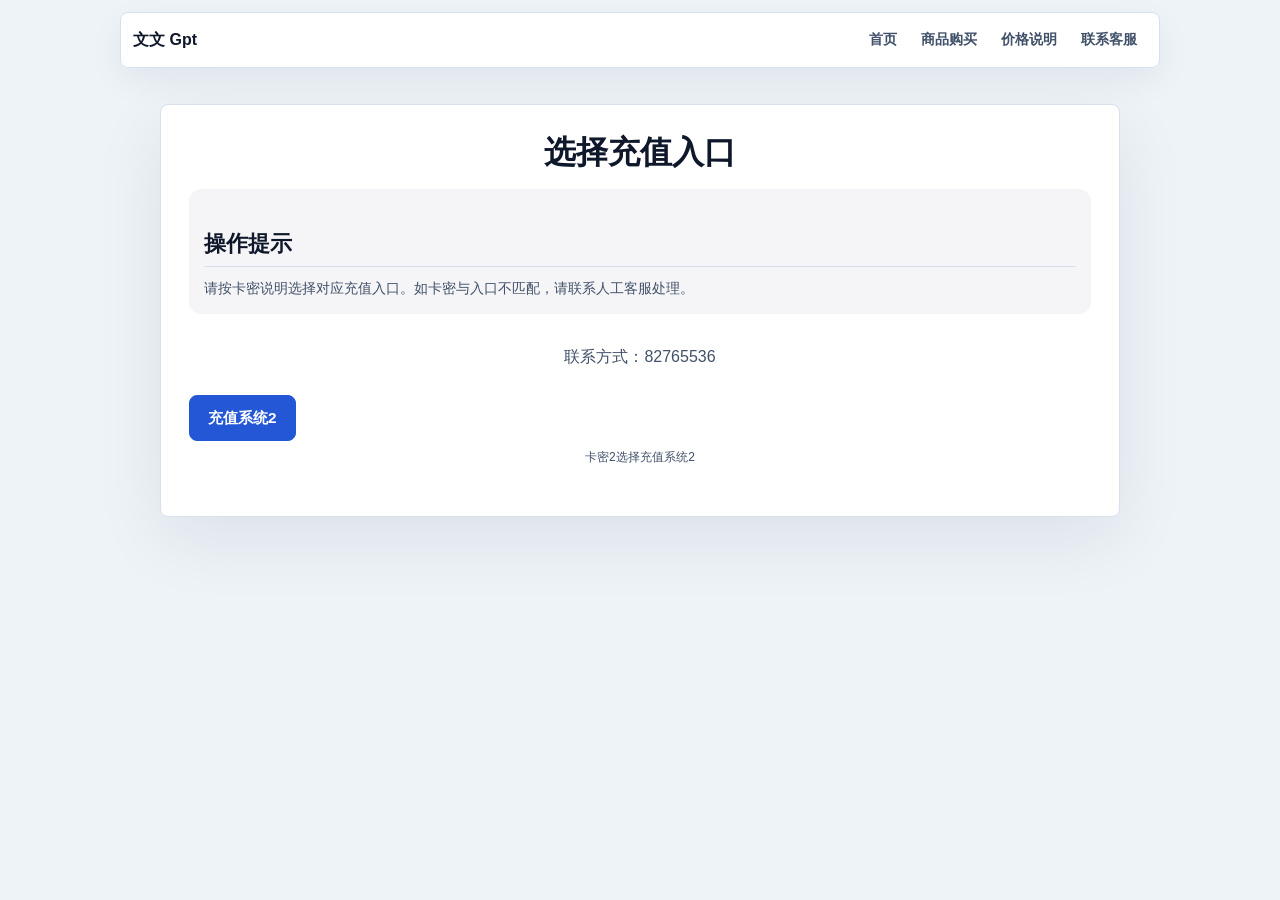
<file: 6.html>
<!DOCTYPE html>
<html lang="zh-CN">
<head>
    <meta charset="UTF-8">
    <meta name="viewport" content="width=device-width, initial-scale=1.0">
    <meta name="robots" content="noindex,nofollow,noarchive,nosnippet">
  <meta name="googlebot" content="noindex,nofollow,noarchive,nosnippet">
    <title>选择充值入口</title>
    <style>
        /* 苹果设计系统风格的 CSS */
        :root {
            --apple-blue: #007aff;
            --apple-blue-active: #0056b3;
            --background-color: #f5f5f7;
            --card-background-color: #ffffff;
            --primary-text-color: #1d1d1f;
            --secondary-text-color: #6e6e73;
            --tertiary-text-color: #86868b;
        }

        body {
            font-family: -apple-system, BlinkMacSystemFont, "Segoe UI", Roboto, "Helvetica Neue", Arial, sans-serif;
            background-color: var(--background-color);
            color: var(--primary-text-color);
            margin: 0;
            padding: 20px;
            display: flex;
            justify-content: center;
            align-items: flex-start; /* 从顶部对齐 */
            min-height: 100vh;
        }

        .container {
            width: 100%;
            max-width: 500px; /* 在大屏幕上限制最大宽度 */
            background-color: var(--card-background-color);
            border-radius: 20px;
            padding: 30px;
            box-sizing: border-box;
            box-shadow: 0 4px 12px rgba(0, 0, 0, 0.08);
        }

        h1 {
            font-size: 28px;
            font-weight: 600;
            text-align: center;
            margin-top: 0;
            margin-bottom: 30px;
        }

        .tips-section {
            background-color: var(--background-color);
            padding: 15px;
            border-radius: 12px;
            margin-bottom: 30px;
        }

        .tips-section h2 {
            font-size: 17px;
            font-weight: 600;
            margin: 0 0 5px 0;
        }

        .tips-section p {
            font-size: 14px;
            color: var(--secondary-text-color);
            line-height: 1.4;
            margin: 0;
        }

        .instruction-text {
            text-align: center;
            font-size: 16px;
            color: var(--secondary-text-color);
            margin-bottom: 25px;
        }

        .system-list {
            list-style: none;
            padding: 0;
            margin: 0;
        }

        .system-list li {
            margin-bottom: 20px;
        }

        .system-link {
            display: block;
            background-color: var(--apple-blue);
            color: white;
            padding: 16px;
            text-align: center;
            text-decoration: none;
            border-radius: 12px;
            font-size: 17px;
            font-weight: 600;
            transition: background-color 0.2s ease-in-out, transform 0.1s ease-in-out;
        }
        
        /* 增加按压效果 */
        .system-link:hover {
            background-color: var(--apple-blue-active);
        }
        .system-link:active {
            transform: scale(0.98);
            background-color: var(--apple-blue-active);
        }

        .url-display {
            font-family: 'SF Mono', 'Menlo', 'Courier New', Courier, monospace;
            font-size: 12px;
            color: var(--tertiary-text-color);
            margin-top: 8px;
            text-align: center;
            word-break: break-all; /* 防止长链接溢出 */
        }
    </style>
  <link rel="stylesheet" href="assets/professional.css?v=subnav-buy-20260531">
</head>
<body class="entry-page">
<div class="subpage-topbar"><a class="subpage-brand" href="index.html">文文 Gpt</a><nav><a href="index.html">首页</a><a href="https://fe.dtyuedan.cn/shop/gptplus" target="_blank" rel="noopener noreferrer nofollow">商品购买</a><a href="gpt170.html">价格说明</a><a href="index.html#contact" data-contact-qr-open>联系客服</a></nav></div>


    <div class="container">
        <h1>选择充值入口</h1>

        <div class="tips-section">
            <h2>操作提示</h2>
            <p>请按卡密说明选择对应充值入口。如卡密与入口不匹配，请联系人工客服处理。</p>
        </div>

        <p class="instruction-text">联系方式：82765536</p>

        <ul class="system-list">

            <li>
                <a href="https://czgpt.plus/" class="system-link" target="_blank">充值系统2</a>
                <p class="url-display">卡密2选择充值系统2</p>
            </li>
        </ul>
    </div>

  <script src="assets/contact-modal.js?v=20260531-contact-modal-v2"></script>
</body>
</html>
</file>
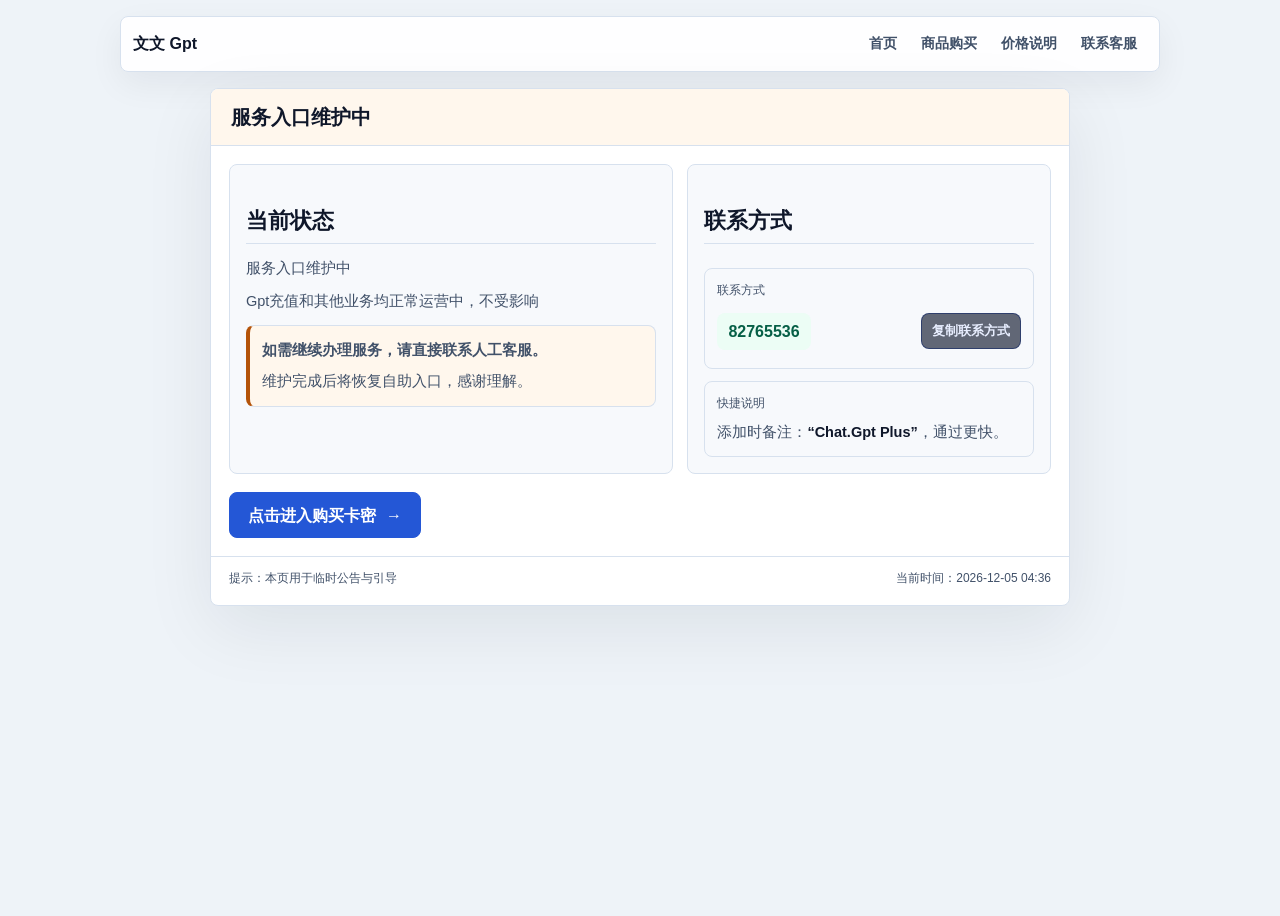
<file: 7.html>
<!doctype html>
<html lang="zh-CN">
<head>
  <meta charset="utf-8" />
  <meta name="viewport" content="width=device-width, initial-scale=1" />
  <meta name="robots" content="noindex,nofollow,noarchive,nosnippet">
  <meta name="googlebot" content="noindex,nofollow,noarchive,nosnippet">
  <title>服务维护提示</title>
  <meta name="description" content="发卡网服务维护提示，技术维护中。联系客服 联系方式：82765536 或进入购买卡密。" />
  <style>
    :root{
      --bg1:#0b1220;
      --bg2:#111a2e;
      --card:#0f1a33cc;
      --text:#e8eeff;
      --muted:#b7c2e6;
      --warn:#ffb020;
      --danger:#ff4d6d;
      --btn:#2f6bff;
      --btn2:#1e4ed8;
      --border:#2a3a6b;
      --shadow: 0 20px 60px rgba(0,0,0,.45);
      --radius: 18px;
    }
    *{box-sizing:border-box}
    body{
      margin:0;
      min-height:100vh;
      display:flex;
      align-items:center;
      justify-content:center;
      padding:24px;
      color:var(--text);
      font-family: ui-sans-serif, system-ui, -apple-system, "Segoe UI", Roboto, "PingFang SC","Hiragino Sans GB","Microsoft YaHei", Arial, "Noto Sans CJK SC", sans-serif;
      background:
        radial-gradient(1100px 700px at 15% 20%, #1d3b8a55, transparent 55%),
        radial-gradient(900px 600px at 90% 80%, #7a1d8a44, transparent 60%),
        linear-gradient(160deg, var(--bg1), var(--bg2));
    }
    .wrap{
      width:min(860px, 100%);
    }
    .card{
      background:var(--card);
      border:1px solid var(--border);
      box-shadow:var(--shadow);
      border-radius:var(--radius);
      overflow:hidden;
      backdrop-filter: blur(10px);
    }
    .topbar{
      display:flex;
      gap:12px;
      align-items:center;
      padding:18px 20px;
      border-bottom:1px solid rgba(42,58,107,.7);
      background: linear-gradient(90deg, rgba(255,176,32,.12), rgba(255,77,109,.10));
    }
    .badge{
      display:inline-flex;
      align-items:center;
      gap:8px;
      padding:8px 12px;
      border-radius:999px;
      font-weight:700;
      letter-spacing:.2px;
      background: rgba(255,77,109,.16);
      border:1px solid rgba(255,77,109,.35);
      color:#ffd6de;
      white-space:nowrap;
    }
    .badge .dot{
      width:10px;height:10px;border-radius:50%;
      background:var(--danger);
      box-shadow:0 0 0 4px rgba(255,77,109,.18);
    }
    .title{
      font-size:18px;
      font-weight:800;
      margin:0;
      line-height:1.2;
    }
    .content{
      padding:22px 20px 18px;
      display:grid;
      grid-template-columns: 1.2fr .8fr;
      gap:16px;
    }
    @media (max-width: 760px){
      .content{grid-template-columns:1fr}
    }
    .panel{
      border:1px solid rgba(42,58,107,.75);
      border-radius:16px;
      padding:16px;
      background: rgba(13,22,45,.55);
    }
    .panel h2{
      margin:0 0 10px;
      font-size:16px;
      letter-spacing:.2px;
    }
    .panel p{
      margin:8px 0;
      color:var(--muted);
      line-height:1.7;
      font-size:14.5px;
    }
    .callout{
      display:flex;
      gap:12px;
      padding:12px 12px;
      border-radius:14px;
      border:1px solid rgba(255,176,32,.35);
      background: rgba(255,176,32,.10);
      margin-top:12px;
    }
    .icon{
      flex:0 0 auto;
      width:34px;height:34px;
      border-radius:12px;
      display:grid;
      place-items:center;
      background: rgba(255,176,32,.18);
      border:1px solid rgba(255,176,32,.35);
      color:#ffe6b7;
      font-weight:900;
    }
    .contactBox{
      display:flex;
      flex-direction:column;
      gap:12px;
    }
    .kv{
      padding:12px;
      border-radius:14px;
      border:1px solid rgba(42,58,107,.75);
      background: rgba(9,14,30,.35);
    }
    .kv .k{
      font-size:12px;
      color:rgba(183,194,230,.85);
      margin-bottom:6px;
    }
    .kv .v{
      font-size:18px;
      font-weight:900;
      letter-spacing:.6px;
      color:var(--text);
      display:flex;
      align-items:center;
      justify-content:space-between;
      gap:10px;
      flex-wrap:wrap;
    }
    .miniBtn{
      appearance:none;
      border:1px solid rgba(42,58,107,.9);
      background: rgba(17,26,46,.65);
      color: var(--text);
      padding:8px 10px;
      border-radius:12px;
      font-weight:700;
      cursor:pointer;
      transition:.15s ease;
      font-size:13px;
    }
    .miniBtn:hover{ transform: translateY(-1px); border-color: rgba(47,107,255,.75); }
    .actions{
      display:flex;
      gap:12px;
      align-items:center;
      justify-content:flex-start;
      padding: 0 20px 22px;
      flex-wrap:wrap;
    }
    .btn{
      display:inline-flex;
      align-items:center;
      justify-content:center;
      gap:10px;
      padding:13px 16px;
      border-radius:14px;
      border:1px solid rgba(47,107,255,.55);
      background: linear-gradient(180deg, var(--btn), var(--btn2));
      color:white;
      font-weight:900;
      text-decoration:none;
      cursor:pointer;
      transition: .15s ease;
      min-width: 220px;
    }
    .btn:hover{ transform: translateY(-1px); filter: brightness(1.05); }
    .btn:active{ transform: translateY(0px); filter: brightness(.98); }
    .sub{
      font-size:12.5px;
      color: rgba(183,194,230,.9);
      display:flex;
      align-items:center;
      gap:8px;
    }
    .footer{
      padding:12px 20px 18px;
      border-top:1px solid rgba(42,58,107,.7);
      color: rgba(183,194,230,.8);
      font-size:12px;
      display:flex;
      justify-content:space-between;
      gap:12px;
      flex-wrap:wrap;
    }
    .toast{
      position:fixed;
      left:50%;
      bottom:18px;
      transform:translateX(-50%);
      padding:10px 12px;
      border-radius:12px;
      border:1px solid rgba(42,58,107,.85);
      background: rgba(8,12,26,.85);
      color: var(--text);
      font-size:13px;
      box-shadow: 0 12px 30px rgba(0,0,0,.35);
      opacity:0;
      pointer-events:none;
      transition:.18s ease;
    }
    .toast.show{ opacity:1; transform:translateX(-50%) translateY(-2px); }
  </style>
  <link rel="stylesheet" href="assets/professional.css?v=subnav-buy-20260531">
</head>

<body class="maintenance-page">
<div class="subpage-topbar"><a class="subpage-brand" href="index.html">文文 Gpt</a><nav><a href="index.html">首页</a><a href="https://fe.dtyuedan.cn/shop/gptplus" target="_blank" rel="noopener noreferrer nofollow">商品购买</a><a href="gpt170.html">价格说明</a><a href="index.html#contact" data-contact-qr-open>联系客服</a></nav></div>

  <main class="wrap">
    <section class="card" role="region" aria-label="证书到期提示">
      <div class="topbar">
        <h1 class="title">服务入口维护中</h1>
      </div>

      <div class="content">
        <div class="panel">
          <h2>当前状态</h2>
          <p>服务入口维护中</p>
    <p>Gpt充值和其他业务均正常运营中，不受影响</p>
          <div class="callout">
            <div class="icon">!</div>
            <div>
              <p style="margin:0;color:#ffe6b7;font-weight:800;">如需继续办理服务，请直接联系人工客服。</p>
              <p style="margin:6px 0 0;">维护完成后将恢复自助入口，感谢理解。</p>
            </div>
          </div>
        </div>

        <div class="panel contactBox">
          <h2>联系方式</h2>
          <div class="kv">
            <div class="k">联系方式</div>
            <div class="v">
              <span id="contact">82765536</span>
              <button class="miniBtn" id="copyBtn" type="button">复制联系方式</button>
            </div>
          </div>
          <div class="kv">
            <div class="k">快捷说明</div>
            <p style="margin:0;">添加时备注：<b style="color:#e8eeff">“Chat.Gpt Plus”</b>，通过更快。</p>
          </div>
        </div>
      </div>

      <div class="actions">
        <a class="btn" href="https://fe.dtyuedan.cn/shop/gptplus" target="_blank" rel="noopener noreferrer">
          点击进入购买卡密
          <span aria-hidden="true">→</span>
        </a>
      </div>

      <div class="footer">
        <span>提示：本页用于临时公告与引导</span>
        <span id="time"></span>
      </div>
    </section>
  </main>

  <div class="toast" id="toast">已复制：82765536</div>

  <script>
    // 显示当前时间（可删）
    const pad = n => String(n).padStart(2, "0");
    const now = new Date();
    document.getElementById("time").textContent =
      `当前时间：${now.getFullYear()}-${pad(now.getMonth()+1)}-${pad(now.getDate())} ${pad(now.getHours())}:${pad(now.getMinutes())}`;

    // 复制联系方式
    const contact = document.getElementById("contact").textContent.trim();
    const toast = document.getElementById("toast");
    function showToast(msg){
      toast.textContent = msg;
      toast.classList.add("show");
      clearTimeout(showToast._t);
      showToast._t = setTimeout(()=>toast.classList.remove("show"), 1400);
    }
    document.getElementById("copyBtn").addEventListener("click", async () => {
      try{
        await navigator.clipboard.writeText(contact);
        showToast(`已复制：${contact}`);
      }catch(e){
        // 兼容方案
        const ta = document.createElement("textarea");
        ta.value = contact;
        document.body.appendChild(ta);
        ta.select();
        document.execCommand("copy");
        ta.remove();
        showToast(`已复制：${contact}`);
      }
    });
  </script>
  <script src="assets/contact-modal.js?v=20260531-contact-modal-v2"></script>
</body>
</html>
</file>
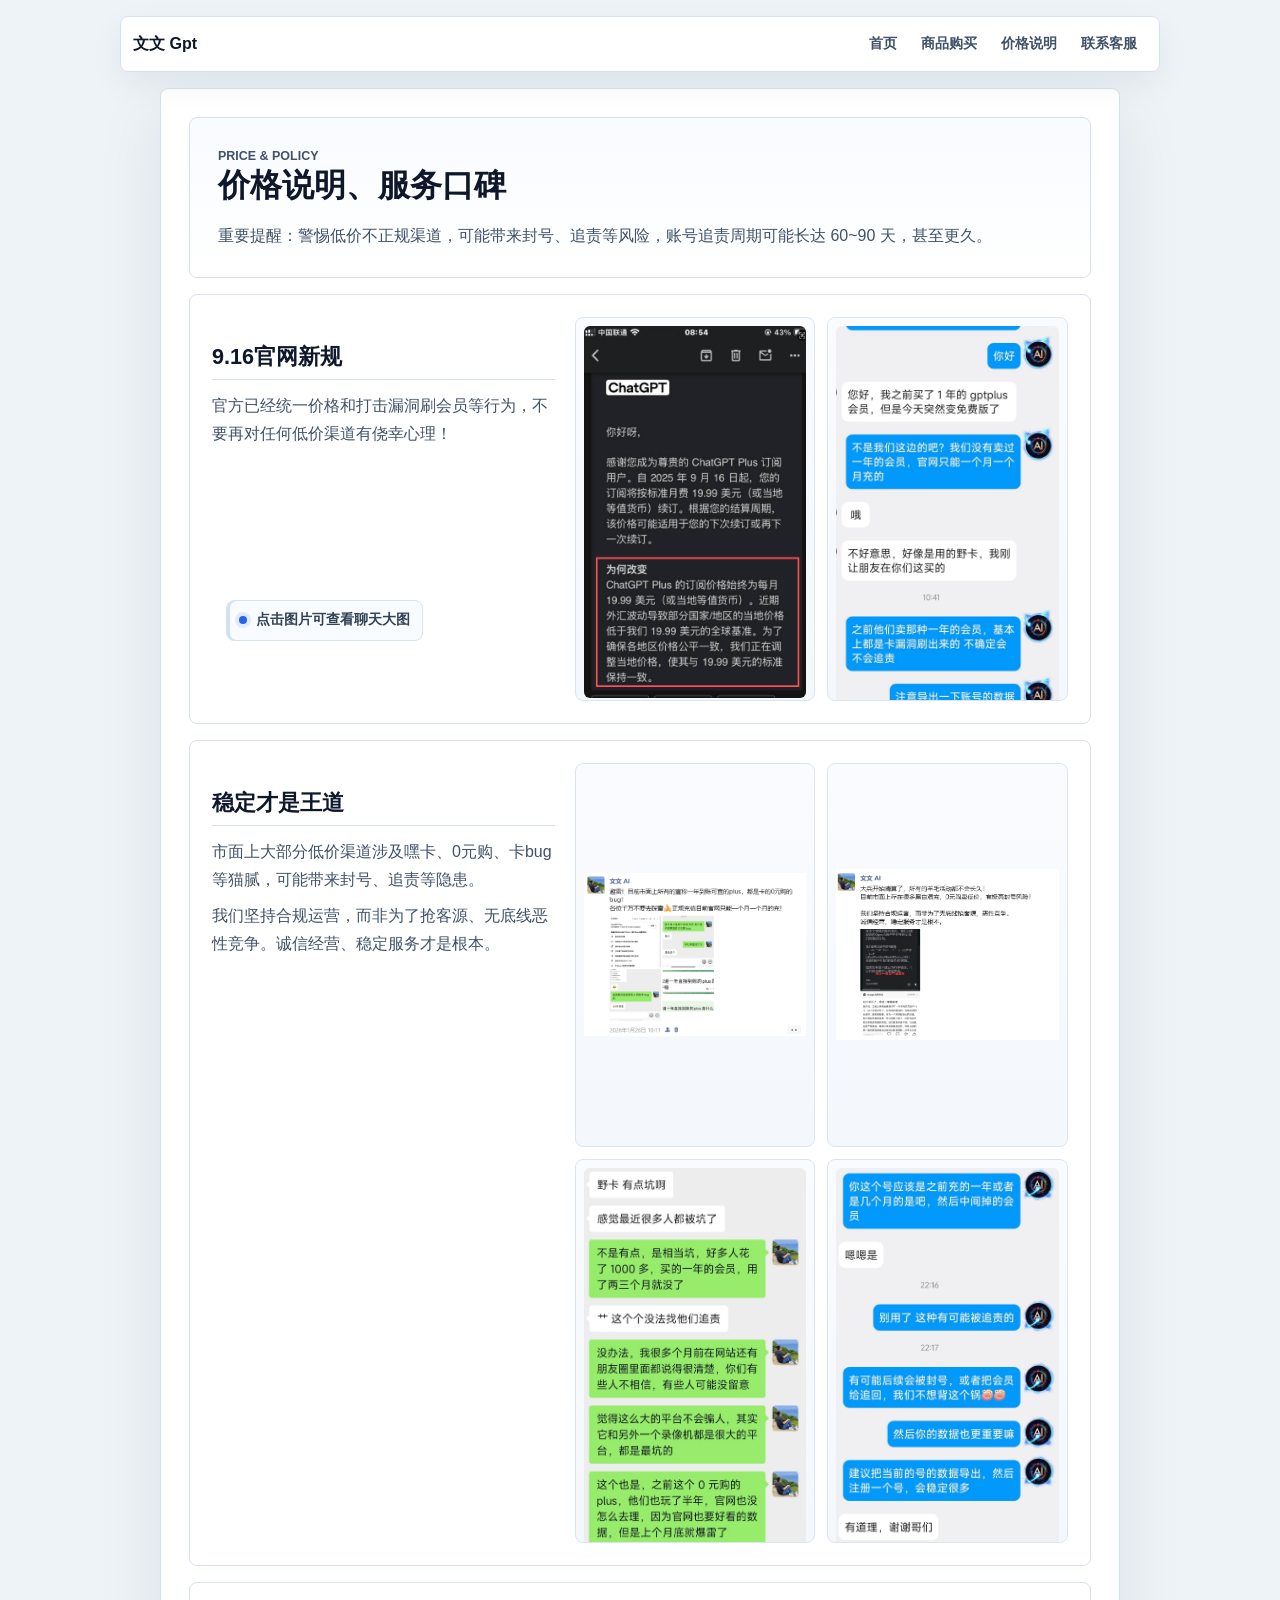
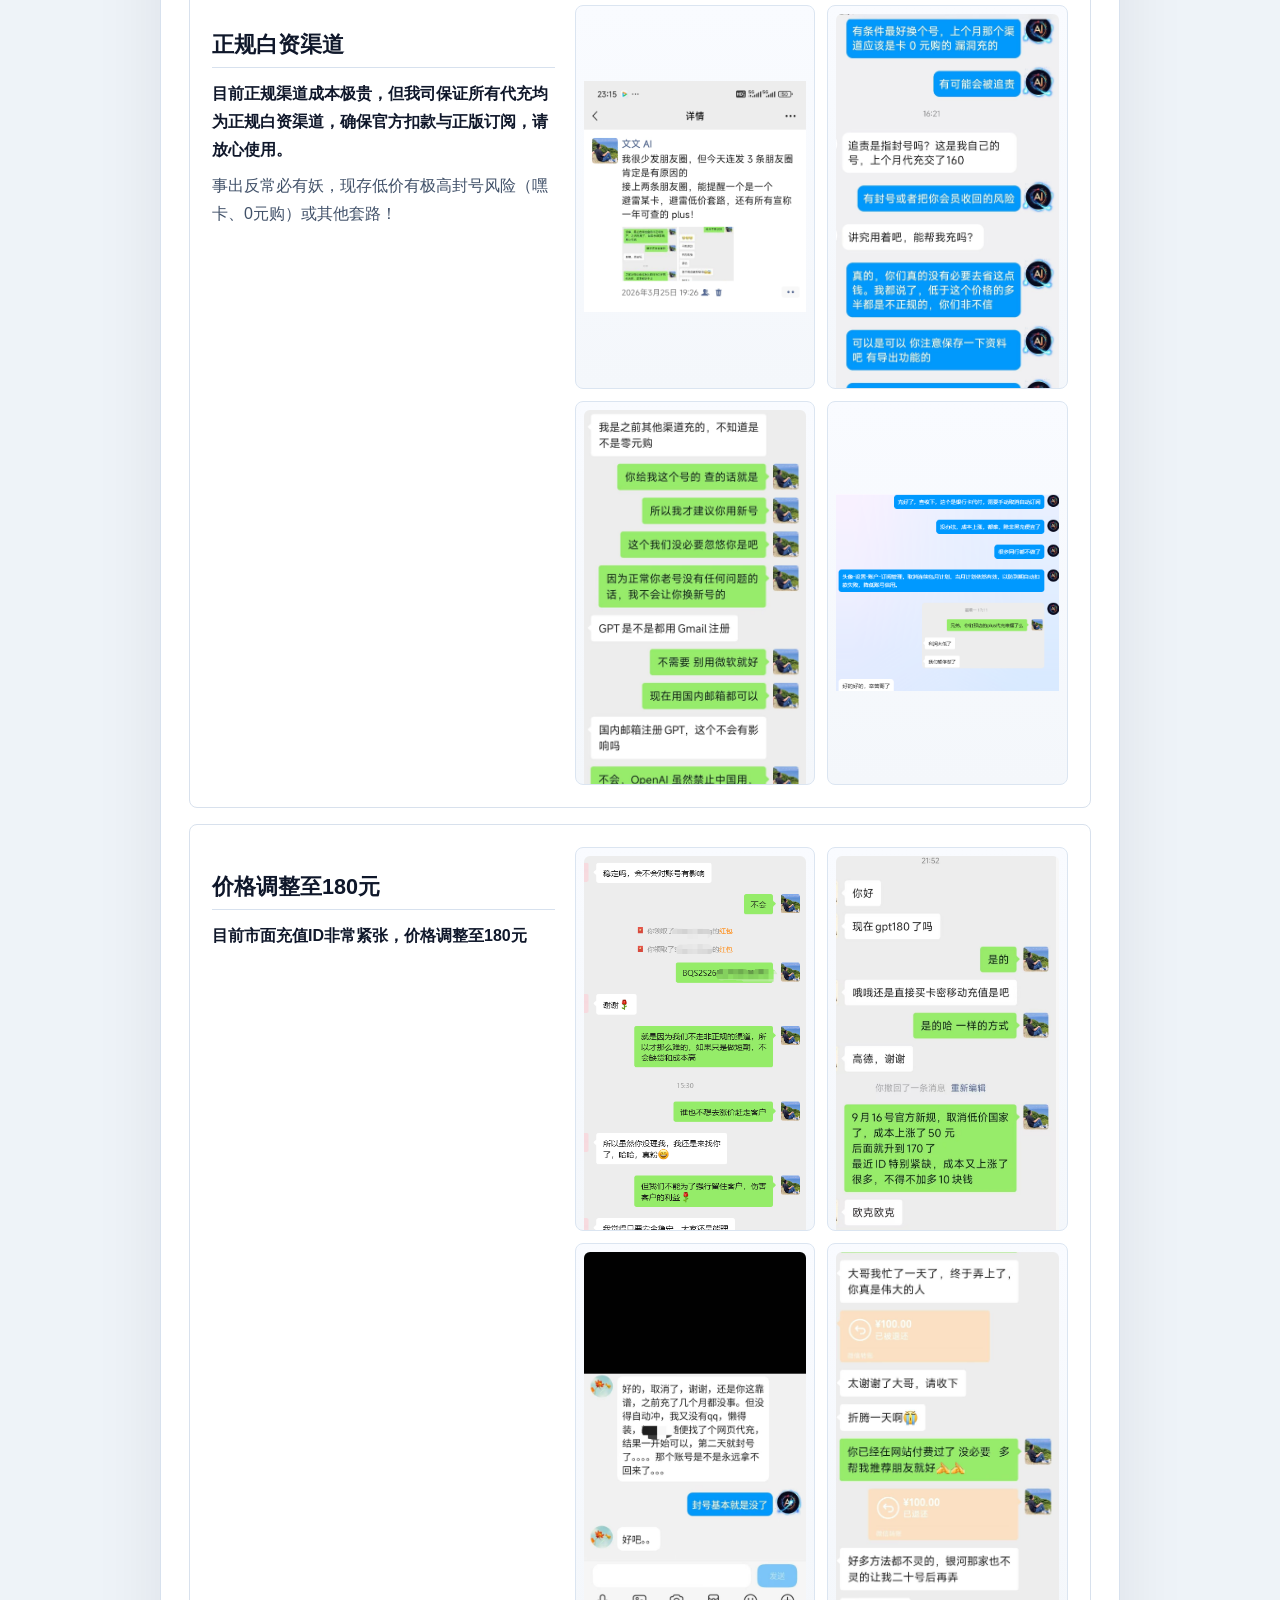
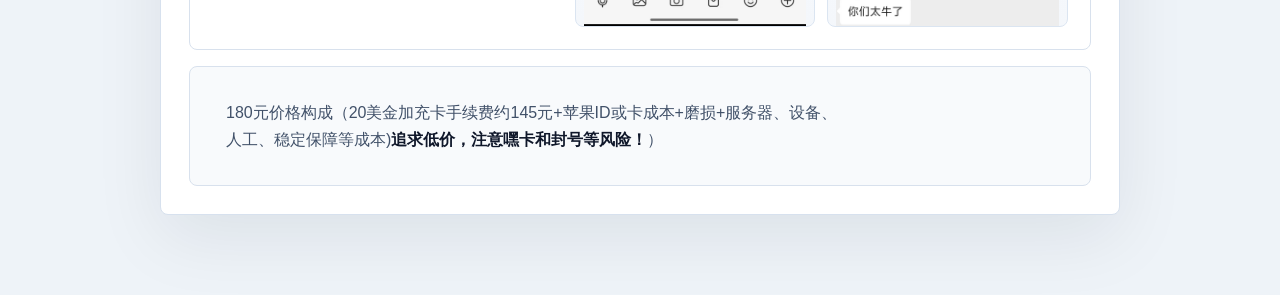
<file: gpt170.html>
<!DOCTYPE html>
<html lang="zh-CN">
<head>
    <meta charset="UTF-8">
    <meta name="viewport" content="width=device-width, initial-scale=1.0">
    <meta name="robots" content="noindex,nofollow,noarchive,nosnippet">
  <meta name="googlebot" content="noindex,nofollow,noarchive,nosnippet">
    <title>官网新规解读</title>
    <style>
        /* --- 基础样式 --- */
        body {
            margin: 0;
            padding: 20px;
            font-family: -apple-system, BlinkMacSystemFont, 'Segoe UI', Roboto, Helvetica, Arial, sans-serif;
            background-color: #f0f2f5; /* 淡灰色背景，突出内容卡片 */
            display: flex;
            justify-content: center;
            align-items: center;
            min-height: 100vh;
            color: #333;
        }

        /* --- 内容容器样式 --- */
        .container {
            background-color: #ffffff;
            border-radius: 12px;
            box-shadow: 0 4px 12px rgba(0, 0, 0, 0.1);
            padding: 30px;
            max-width: 600px; /* 设置最大宽度，防止在大屏幕上内容过宽 */
            width: 100%;
            box-sizing: border-box;
            text-align: center; /* 内部所有内容居中 */
        }

        /* --- 顶部提示框样式（新增） --- */
        .top-alert {
            background: #fff6f6;
            border: 1px solid rgba(217, 83, 79, 0.35);
            border-radius: 12px;
            padding: 14px 14px;
            margin: 0 0 18px 0;
            text-align: left;
        }
        .top-alert .title {
            color: #d9534f;
            font-weight: 800;
            font-size: 16px;
            margin: 0 0 6px 0;
        }
        .top-alert p {
            margin: 6px 0 0 0;
            font-size: 14px;
            line-height: 1.7;
            color: #555;
        }
        .top-alert .em {
            color: #d9534f;
            font-weight: 800;
        }

        /* --- 图片样式 --- */
        .notice-image {
            max-width: 100%; /* 图片宽度自适应容器 */
            height: auto;
            border-radius: 8px; /* 给图片也加上圆角 */
            margin-bottom: 25px; /* 图片和文字之间的间距 */
        }

        /* --- 说明文字样式 --- */
        .description p {
            font-size: 16px;
            line-height: 1.7;
            margin: 10px 0 0 0; /*段落间距*/
            color: #555; /* 文本颜色稍浅，更柔和 */
        }

        /* --- 警告/重要提示文字样式 --- */
        .description .warning {
            color: #d9534f; /* 醒目的红色字体 */
            font-weight: bold; /* 加粗 */
            margin-top: 15px;
        }
    </style>
  <link rel="stylesheet" href="assets/professional.css?v=subnav-buy-20260531">
  <style>
    .policy-main {
      display: block;
      min-height: 100vh;
      padding: 0 18px 42px;
      background:
        linear-gradient(180deg, #f7faff 0%, #eef4fb 100%);
    }

    .policy-main .subpage-topbar {
      position: sticky;
      top: 10px;
      z-index: 1300;
      backdrop-filter: blur(16px);
    }

    .policy-main > .container {
      width: min(1120px, 100%) !important;
      max-width: 1120px !important;
      display: block !important;
      margin: 16px auto 42px !important;
      padding: 20px !important;
      text-align: left !important;
      background: rgba(255, 255, 255, 0.96) !important;
      border-color: #d8e3f0 !important;
    }

    .policy-hero,
    .policy-section,
    .policy-summary {
      border: 1px solid #d9e3ef;
      border-radius: 8px;
      background: #fff;
    }

    .policy-hero {
      padding: 24px;
      margin-bottom: 14px;
      background: linear-gradient(180deg, #fbfdff 0%, #ffffff 100%);
    }

    .policy-hero h1 {
      margin: 0 0 10px !important;
      font-size: clamp(2rem, 4vw, 2.55rem) !important;
      line-height: 1.12 !important;
    }

    .policy-hero > p:not(.eyebrow) {
      max-width: 780px;
      margin: 0 !important;
    }

    .policy-kpis {
      display: grid;
      grid-template-columns: repeat(3, minmax(0, 1fr));
      gap: 10px;
      margin-top: 18px;
    }

    .policy-kpis div {
      min-height: 78px;
      padding: 13px 15px;
      border: 1px solid #dfe7f2;
      border-radius: 8px;
      background: #f8fafc;
    }

    .policy-kpis span {
      display: block;
      color: #64748b;
      font-size: 0.82rem;
      font-weight: 720;
    }

    .policy-kpis strong {
      display: block;
      margin-top: 4px;
      color: #0f172a !important;
      font-size: 1.06rem;
      line-height: 1.35;
    }

    .policy-main .top-alert {
      margin: 0 0 14px !important;
      padding: 16px 18px !important;
      border-radius: 8px !important;
      background: #fff8ed !important;
      border: 1px solid #f1d0a5 !important;
      border-left: 4px solid #c8791a !important;
    }

    .policy-main .top-alert .title {
      color: #9a3412 !important;
    }

    .policy-section {
      display: grid;
      grid-template-columns: minmax(220px, 0.72fr) minmax(0, 1.28fr);
      gap: 18px;
      align-items: start;
      padding: 18px;
      margin-top: 14px;
    }

    .policy-section > div:first-child {
      position: sticky;
      top: 92px;
    }

    .policy-section h2 {
      margin: 0 0 8px !important;
      padding: 0 !important;
      border: 0 !important;
    }

    .policy-section p {
      margin: 0 !important;
      max-width: 42ch;
      line-height: 1.75 !important;
    }

    .policy-section p + p {
      margin-top: 8px !important;
    }

    .policy-floating-chat {
      appearance: none;
      position: fixed;
      top: min(68vh, 600px);
      left: max(18px, calc((100vw - 1080px) / 2 + 126px));
      z-index: 900;
      display: grid;
      grid-template-columns: auto minmax(0, 1fr);
      align-items: center;
      gap: 9px;
      width: fit-content;
      max-width: min(280px, calc(100vw - 36px));
      margin: 0;
      padding: 10px 12px;
      border: 1px solid #d8e3f0;
      border-radius: 8px;
      background: rgba(248, 251, 255, 0.94);
      color: #334155;
      font: inherit;
      text-align: left;
      backdrop-filter: blur(12px);
      box-shadow: inset 3px 0 0 #cfe0f8;
      cursor: pointer;
      transition: border-color 0.16s ease, background-color 0.16s ease, transform 0.16s ease, box-shadow 0.16s ease;
    }

    .policy-floating-chat::before {
      content: "";
      width: 8px;
      height: 8px;
      border-radius: 999px;
      background: #2563eb;
      box-shadow: 0 0 0 4px rgba(37, 99, 235, 0.1);
      animation: policyHintPulse 2.2s ease-in-out infinite;
    }

    .policy-floating-chat span {
      display: block;
      font-size: 0.86rem;
      font-weight: 820;
      line-height: 1.35;
      white-space: nowrap;
    }

    .policy-floating-chat:hover {
      border-color: #a9bad4;
      background: #f8fbff;
      box-shadow: inset 3px 0 0 #a8c3ef, 0 12px 26px rgba(15, 23, 42, 0.08);
      transform: translateY(-1px);
    }

    @keyframes policyHintPulse {
      0%,
      100% {
        box-shadow: 0 0 0 4px rgba(37, 99, 235, 0.1);
      }

      50% {
        box-shadow: 0 0 0 7px rgba(37, 99, 235, 0.04);
      }
    }

    .policy-gallery {
      display: grid;
      grid-template-columns: repeat(2, minmax(0, 1fr));
      gap: 12px;
      align-items: stretch;
    }

    .policy-gallery.three {
      grid-template-columns: repeat(3, minmax(0, 1fr));
    }

    .policy-image-link {
      display: grid;
      place-items: center;
      position: relative;
      min-height: 270px;
      height: clamp(270px, 30vw, 390px);
      padding: 8px;
      border: 1px solid #dbe5f1;
      border-radius: 8px;
      background: linear-gradient(180deg, #f9fbff 0%, #f4f7fb 100%);
      overflow: hidden;
      text-decoration: none;
      cursor: zoom-in;
      transition: border-color 0.16s ease, transform 0.16s ease, box-shadow 0.16s ease;
    }

    .policy-gallery.three .policy-image-link {
      min-height: 210px;
      height: clamp(210px, 19vw, 260px);
    }

    .policy-image-link:hover {
      border-color: #9db5d8;
      box-shadow: 0 14px 28px rgba(15, 23, 42, 0.08);
      transform: translateY(-1px);
    }

    .policy-image-link .notice-image {
      display: block !important;
      width: 100% !important;
      height: 100% !important;
      max-height: 100% !important;
      margin: 0 !important;
      border: 0 !important;
      border-radius: 6px !important;
      object-fit: contain;
      background: transparent !important;
      box-shadow: none !important;
      transition: transform 0.18s ease;
    }

    .policy-image-link:hover .notice-image {
      transform: scale(1.035);
    }

    .policy-lightbox {
      position: fixed;
      inset: 0;
      z-index: 1000;
      display: grid;
      place-items: center;
      padding: 22px;
      background: rgba(15, 23, 42, 0.78);
      backdrop-filter: blur(8px);
    }

    .policy-lightbox[hidden] {
      display: none;
    }

    .policy-lightbox img {
      display: block;
      width: auto;
      max-width: min(1120px, 94vw);
      max-height: 88vh;
      border: 1px solid rgba(255, 255, 255, 0.28) !important;
      border-radius: 8px !important;
      background: #fff !important;
      object-fit: contain;
      box-shadow: 0 24px 64px rgba(0, 0, 0, 0.34);
    }

    .policy-lightbox-close {
      position: fixed;
      top: 18px;
      right: 18px;
      width: 42px;
      height: 42px;
      border: 1px solid rgba(255, 255, 255, 0.24);
      border-radius: 999px;
      background: rgba(15, 23, 42, 0.86);
      color: #fff;
      font-size: 28px;
      line-height: 1;
      cursor: pointer;
    }

    .policy-lightbox-open {
      overflow: hidden;
    }

    .policy-summary {
      margin-top: 14px;
      padding: 18px 20px;
      background: #f8fafc;
    }

    .policy-summary p {
      max-width: 72ch;
      margin: 0 !important;
      padding: 0 !important;
      border: 0 !important;
      background: transparent !important;
    }

    @media (prefers-reduced-motion: reduce) {
      .policy-image-link {
        transition: none;
      }

      .policy-image-link:hover {
        transform: none;
      }

      .policy-image-link .notice-image {
        transition: none;
      }

      .policy-image-link:hover .notice-image {
        transform: none;
      }

      .policy-floating-chat::before {
        animation: none;
      }
    }

	    @media (max-width: 900px) {
	      .policy-main {
	        padding: 0 14px 32px;
	      }

      .policy-main > .container {
        padding: 16px !important;
      }

      .policy-kpis,
      .policy-section,
      .policy-gallery,
      .policy-gallery.three {
        grid-template-columns: 1fr;
      }

      .policy-section > div:first-child {
        position: static;
      }

      .policy-floating-chat {
        display: none;
      }

      .policy-image-link,
      .policy-gallery.three .policy-image-link {
        min-height: 240px;
        height: 58vw;
	        max-height: 420px;
	      }
	    }

	    @media (max-width: 640px) {
	      body.policy-main {
	        padding: 136px 10px 28px !important;
	      }

	      .policy-main .subpage-topbar {
	        position: fixed;
	        top: 12px;
	        right: 12px;
	        left: 12px;
	        z-index: 1300;
	        width: auto !important;
	        max-width: none !important;
	        margin: 0;
	        padding: 12px;
	        gap: 10px;
	        align-items: stretch;
	        overflow: hidden;
	      }

	      .policy-main .subpage-topbar nav {
	        display: flex;
	        width: 100%;
	        max-width: 100%;
	        flex-wrap: nowrap;
	        gap: 6px;
	        overflow-x: auto;
	        scrollbar-width: none;
	        -webkit-overflow-scrolling: touch;
	      }

	      .policy-main .subpage-topbar nav::-webkit-scrollbar {
	        display: none;
	      }

	      .policy-main .subpage-topbar nav a {
	        flex: 0 0 auto;
	        min-height: 42px;
	        padding: 0 12px;
	        font-size: 0.86rem;
	        background: rgba(237, 243, 255, 0.72);
	        border: 1px solid rgba(185, 200, 220, 0.58);
	      }

	      .policy-main > .container {
	        width: calc(100% - 20px) !important;
	        max-width: calc(100% - 20px) !important;
	        margin: 0 auto 28px !important;
	        padding: 12px !important;
	      }

	      .policy-hero {
	        padding: 20px 18px;
	        margin-bottom: 12px;
	      }

	      .policy-hero h1 {
	        margin-bottom: 10px !important;
	        font-size: clamp(1.72rem, 7.4vw, 2.05rem) !important;
	        line-height: 1.16 !important;
	      }

	      .policy-hero > p:not(.eyebrow) {
	        max-width: none;
	        font-size: 1rem;
	        line-height: 1.65 !important;
	      }

	      .policy-section {
	        display: block;
	        padding: 16px;
	        margin-top: 12px;
	      }

	      .policy-section > div:first-child {
	        margin-bottom: 14px;
	      }

	      .policy-section h2 {
	        margin-bottom: 10px !important;
	        padding-bottom: 10px !important;
	        border-bottom: 1px solid #d9e3ef !important;
	        font-size: clamp(1.28rem, 5.6vw, 1.5rem) !important;
	        line-height: 1.24 !important;
	      }

	      .policy-section p {
	        max-width: none;
	        font-size: 0.98rem;
	        line-height: 1.68 !important;
	      }

	      .policy-gallery,
	      .policy-gallery.three {
	        grid-template-columns: repeat(auto-fit, minmax(138px, 1fr));
	        gap: 10px;
	      }

	      .policy-image-link,
	      .policy-gallery.three .policy-image-link {
	        min-height: 0;
	        height: clamp(178px, 52vw, 232px);
	        max-height: none;
	        padding: 5px;
	      }

	      .policy-image-link .notice-image {
	        object-fit: cover;
	        object-position: top center;
	      }

	      .policy-summary {
	        padding: 16px;
	      }

	      .policy-summary p {
	        font-size: 0.96rem;
	        line-height: 1.66 !important;
	      }

	      .policy-lightbox {
	        padding: 12px;
	      }

	      .policy-lightbox img {
	        max-width: 96vw;
	        max-height: 86vh;
	      }

	      .policy-lightbox-close {
	        top: 10px;
	        right: 10px;
	        width: 44px;
	        height: 44px;
	      }
	    }

	    @media (min-width: 901px) {
	      .policy-main > .container {
        max-width: 1080px !important;
        display: block !important;
        text-align: left !important;
      }

      .policy-hero,
      .policy-section,
      .policy-summary {
        border: 1px solid #d8e1ed;
        border-radius: 8px;
        background: #fff;
      }

      .policy-hero {
        padding: 28px;
        margin-bottom: 16px;
        background: linear-gradient(180deg, #f8fbff 0%, #fff 100%);
      }

      .policy-hero h1 {
        margin: 0 0 10px !important;
        font-size: 2.25rem !important;
      }

      .policy-hero p {
        max-width: 760px;
        margin: 0 !important;
      }

      .policy-kpis {
        display: grid;
        grid-template-columns: repeat(3, minmax(0, 1fr));
        gap: 12px;
        margin-top: 20px;
      }

      .policy-kpis div {
        padding: 14px 16px;
        border: 1px solid #dfe7f2;
        border-radius: 8px;
        background: #f8fafc;
      }

      .policy-kpis span {
        display: block;
        color: #66758a;
        font-size: .82rem;
        font-weight: 700;
      }

      .policy-kpis strong {
        display: block;
        margin-top: 3px;
        color: #111827 !important;
        font-size: 1.08rem;
      }

      .policy-section {
        display: grid;
        grid-template-columns: 300px minmax(0, 1fr);
        gap: 20px;
        padding: 22px;
        margin-top: 16px;
      }

      .policy-section h2 {
        margin: 0 0 8px !important;
        padding: 0 !important;
        border: 0 !important;
      }

      .policy-section p {
        margin: 0 !important;
      }

      .policy-gallery {
        display: grid;
        grid-template-columns: repeat(2, minmax(0, 1fr));
        gap: 12px;
      }

      .policy-gallery.three {
        grid-template-columns: repeat(3, minmax(0, 1fr));
      }

      .policy-gallery .notice-image {
        width: 100% !important;
        margin: 0 !important;
        background: #f8fafc;
        object-fit: contain;
      }

      .policy-summary {
        margin-top: 16px;
        padding: 20px 22px;
        background: #f8fafc;
      }

      .policy-summary p {
        margin: 0 !important;
        padding: 0 !important;
        border: 0 !important;
        background: transparent !important;
      }
    }
  </style>
</head>
<body class="policy-page policy-main">
<div class="subpage-topbar"><a class="subpage-brand" href="index.html">文文 Gpt</a><nav><a href="index.html">首页</a><a href="https://fe.dtyuedan.cn/shop/gptplus" target="_blank" rel="noopener noreferrer nofollow">商品购买</a><a href="gpt170.html">价格说明</a><a href="index.html#contact" data-contact-qr-open>联系客服</a></nav></div>


    <div class="container">

        <header class="policy-hero">
            <p class="eyebrow">Price & Policy</p>
            <h1>价格说明、服务口碑</h1>
            <p>重要提醒：警惕低价不正规渠道，可能带来封号、追责等风险，账号追责周期可能长达 60~90 天，甚至更久。</p>
        </header>

        <section class="policy-section">
            <div>
                <h2>9.16官网新规</h2>
                <p>官方已经统一价格和打击漏洞刷会员等行为，不要再对任何低价渠道有侥幸心理！</p>
                <button class="policy-floating-chat" type="button" data-policy-lightbox-trigger data-policy-lightbox-src="help/th.png" data-policy-lightbox-alt="聊天反馈大图">
                    <span>点击图片可查看聊天大图</span>
                </button>
            </div>
            <div class="policy-gallery">
                <a class="policy-image-link" href="help/gpt16.png"><img src="help/gpt16.png" alt="公告图片" class="notice-image" loading="lazy" decoding="async"></a>
                <a class="policy-image-link" href="help/official-price-risk.jpg"><img src="help/official-price-risk.jpg" alt="低价渠道追责说明" class="notice-image" loading="lazy" decoding="async"></a>
            </div>
        </section>

        <section class="policy-section">
            <div>
                <h2>稳定才是王道</h2>
                <p>市面上大部分低价渠道涉及嘿卡、0元购、卡bug等猫腻，可能带来封号、追责等隐患。</p>
                <p>我们坚持合规运营，而非为了抢客源、无底线恶性竞争。诚信经营、稳定服务才是根本。</p>
            </div>
            <div class="policy-gallery">
                <a class="policy-image-link" href="help/jg013.png"><img src="help/jg013.png" alt="低价风险说明 3" class="notice-image" loading="lazy" decoding="async"></a>
                <a class="policy-image-link" href="help/jg011.png"><img src="help/jg011.png" alt="低价风险说明 1" class="notice-image" loading="lazy" decoding="async"></a>
                <a class="policy-image-link" href="help/stable-risk.jpg"><img src="help/stable-risk.jpg" alt="稳定正规说明" class="notice-image" loading="lazy" decoding="async"></a>
                <a class="policy-image-link" href="help/account-risk.jpg"><img src="help/account-risk.jpg" alt="账号追责说明" class="notice-image" loading="lazy" decoding="async"></a>
            </div>
        </section>

        <section class="policy-section">
            <div>
                <h2>正规白资渠道</h2>
                <p><strong>目前正规渠道成本极贵，但我司保证所有代充均为正规白资渠道，确保官方扣款与正版订阅，请放心使用。</strong></p>
                <p>事出反常必有妖，现存低价有极高封号风险（嘿卡、0元购）或其他套路！</p>
            </div>
            <div class="policy-gallery">
                <a class="policy-image-link" href="help/yk.png"><img src="help/yk.png" alt="预付费说明" class="notice-image" loading="lazy" decoding="async"></a>
                <a class="policy-image-link" href="help/regular-channel-risk-1.jpg"><img src="help/regular-channel-risk-1.jpg" alt="正规渠道风险说明 1" class="notice-image" loading="lazy" decoding="async"></a>
                <a class="policy-image-link" href="help/regular-channel-risk-2.jpg"><img src="help/regular-channel-risk-2.jpg" alt="正规渠道风险说明 2" class="notice-image" loading="lazy" decoding="async"></a>
                <a class="policy-image-link" href="help/th.png"><img src="help/th.png" alt="同行价格说明" class="notice-image" loading="lazy" decoding="async"></a>
            </div>
        </section>

        <section class="policy-section">
            <div>
                <h2>价格调整至180元</h2>
                <p><strong>目前市面充值ID非常紧张，价格调整至180元</strong></p>
            </div>
            <div class="policy-gallery">
                <a class="policy-image-link" href="help/jg005.png"><img src="help/jg005.png" alt="价格说明 1" class="notice-image" loading="lazy" decoding="async"></a>
                <a class="policy-image-link" href="help/jg004.png"><img src="help/jg004.png" alt="价格说明 2" class="notice-image" loading="lazy" decoding="async"></a>
                <a class="policy-image-link" href="help/jg001.jpg"><img src="help/jg001.jpg" alt="价格说明 3" class="notice-image" loading="lazy" decoding="async"></a>
                <a class="policy-image-link" href="help/jg003.jpg"><img src="help/jg003.jpg" alt="价格说明 4" class="notice-image" loading="lazy" decoding="async"></a>
            </div>
        </section>

        <div class="description policy-summary">
            <p>
                180元价格构成（20美金加充卡手续费约145元+苹果ID或卡成本+磨损+服务器、设备、人工、稳定保障等成本)<strong>追求低价，注意嘿卡和封号等风险！</strong>）
            </p>
        </div>

    </div>

    <div class="policy-lightbox" data-policy-lightbox hidden role="dialog" aria-modal="true" aria-label="查看大图">
        <button class="policy-lightbox-close" type="button" data-policy-lightbox-close aria-label="关闭大图">×</button>
        <img alt="" data-policy-lightbox-image>
    </div>

    <script>
      (() => {
        const links = document.querySelectorAll(".policy-image-link, [data-policy-lightbox-trigger]");
        const lightbox = document.querySelector("[data-policy-lightbox]");
        const image = document.querySelector("[data-policy-lightbox-image]");
        const closeButton = document.querySelector("[data-policy-lightbox-close]");
        if (!links.length || !lightbox || !image || !closeButton) return;

        const closeLightbox = () => {
          lightbox.hidden = true;
          image.removeAttribute("src");
          image.removeAttribute("alt");
          document.body.classList.remove("policy-lightbox-open");
        };

        links.forEach((link) => {
          link.addEventListener("click", (event) => {
            event.preventDefault();
            const preview = link.querySelector("img");
            image.src = link.dataset.policyLightboxSrc || link.href;
            image.alt = link.dataset.policyLightboxAlt || (preview ? preview.alt : "价格说明图片");
            lightbox.hidden = false;
            document.body.classList.add("policy-lightbox-open");
            closeButton.focus();
          });
        });

        closeButton.addEventListener("click", closeLightbox);

        lightbox.addEventListener("click", (event) => {
          if (event.target === lightbox) closeLightbox();
        });

        document.addEventListener("keydown", (event) => {
          if (event.key === "Escape" && !lightbox.hidden) closeLightbox();
        });
      })();
    </script>

  <script src="assets/contact-modal.js?v=20260531-contact-modal-v2"></script>
</body>
</html>
</file>
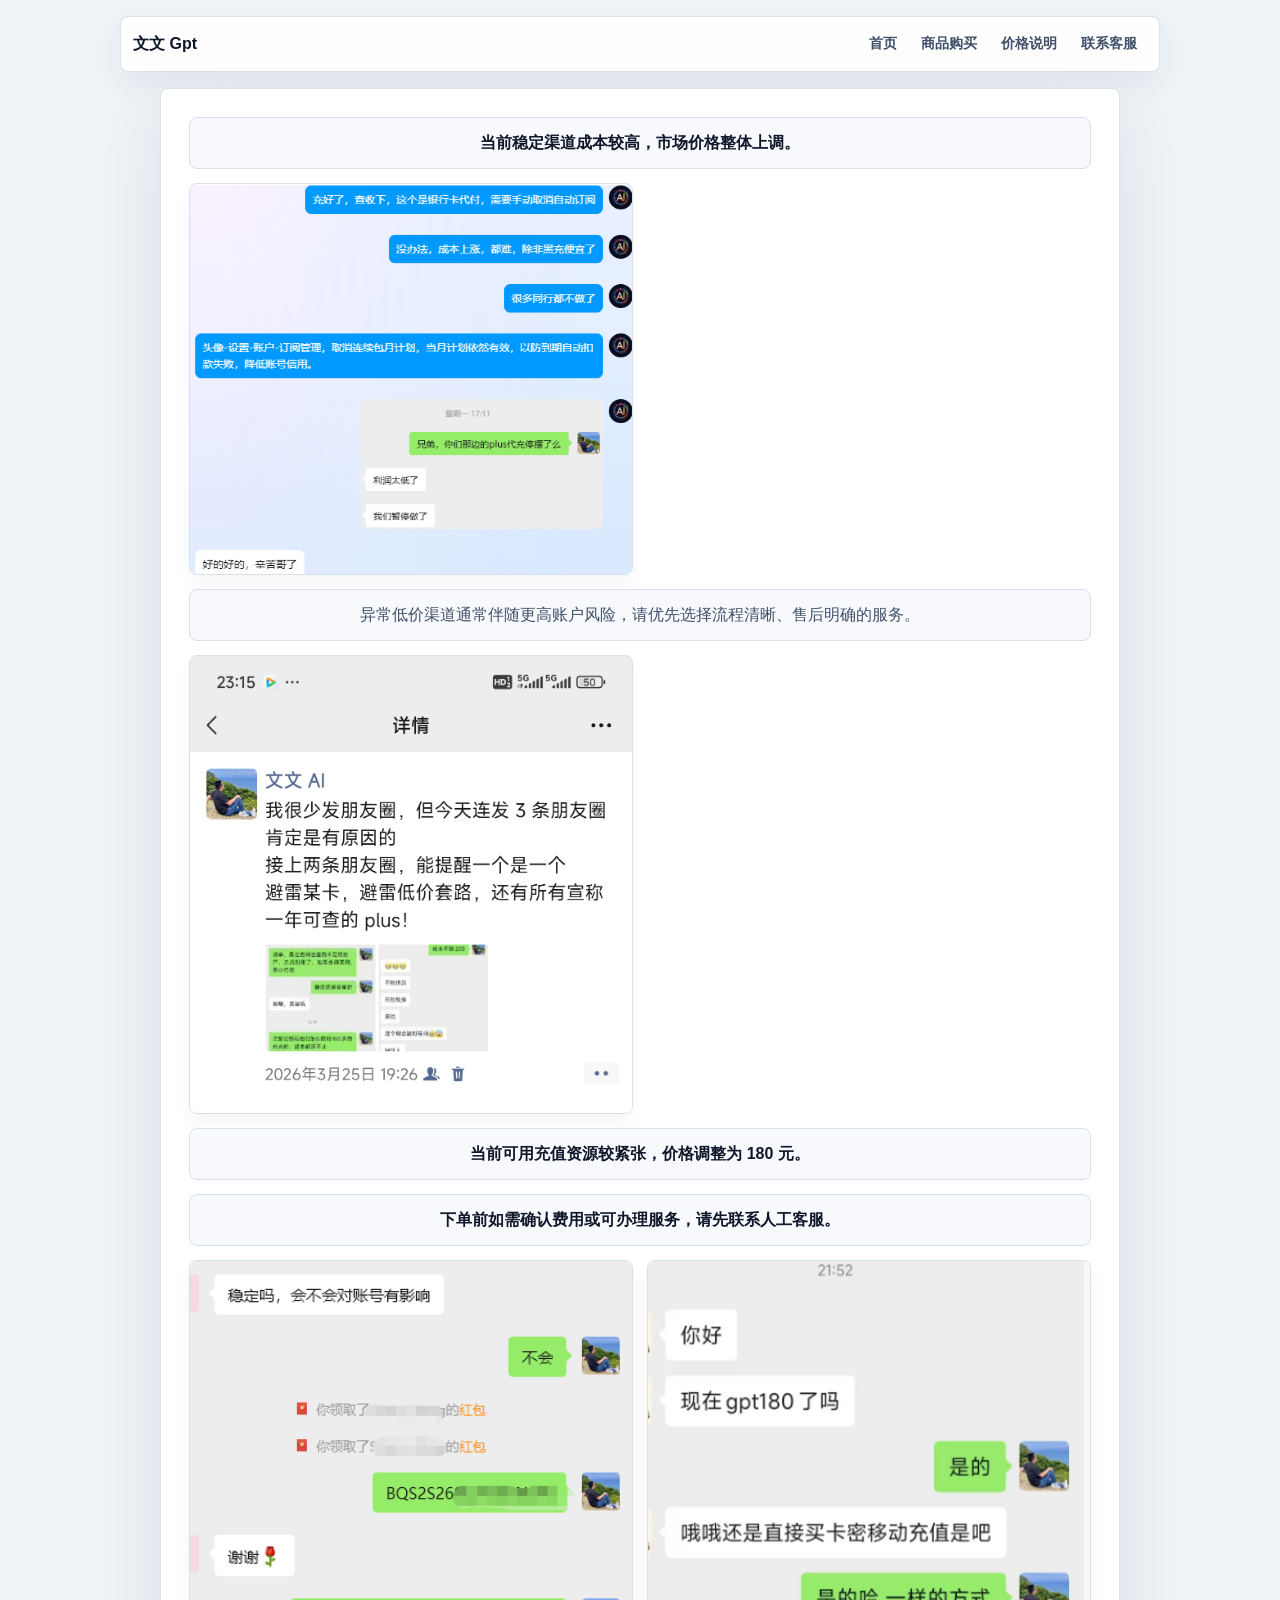
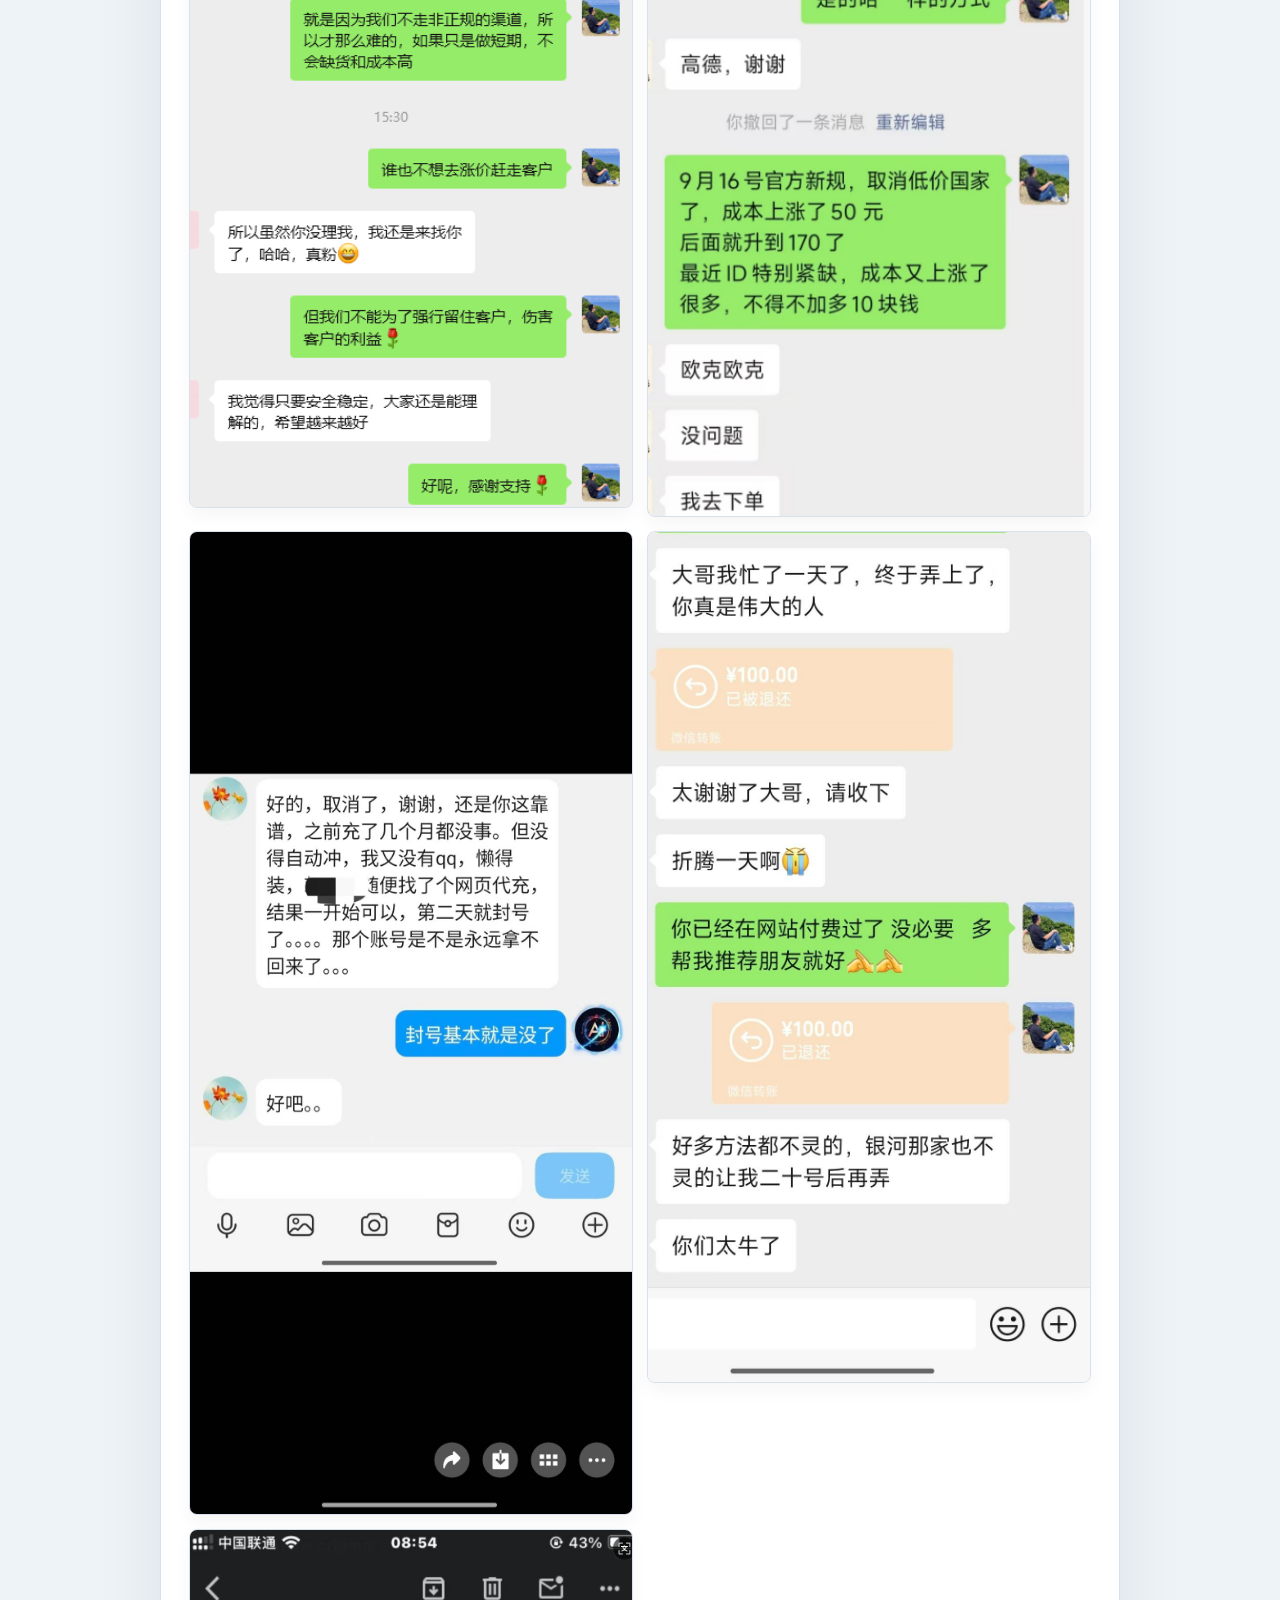
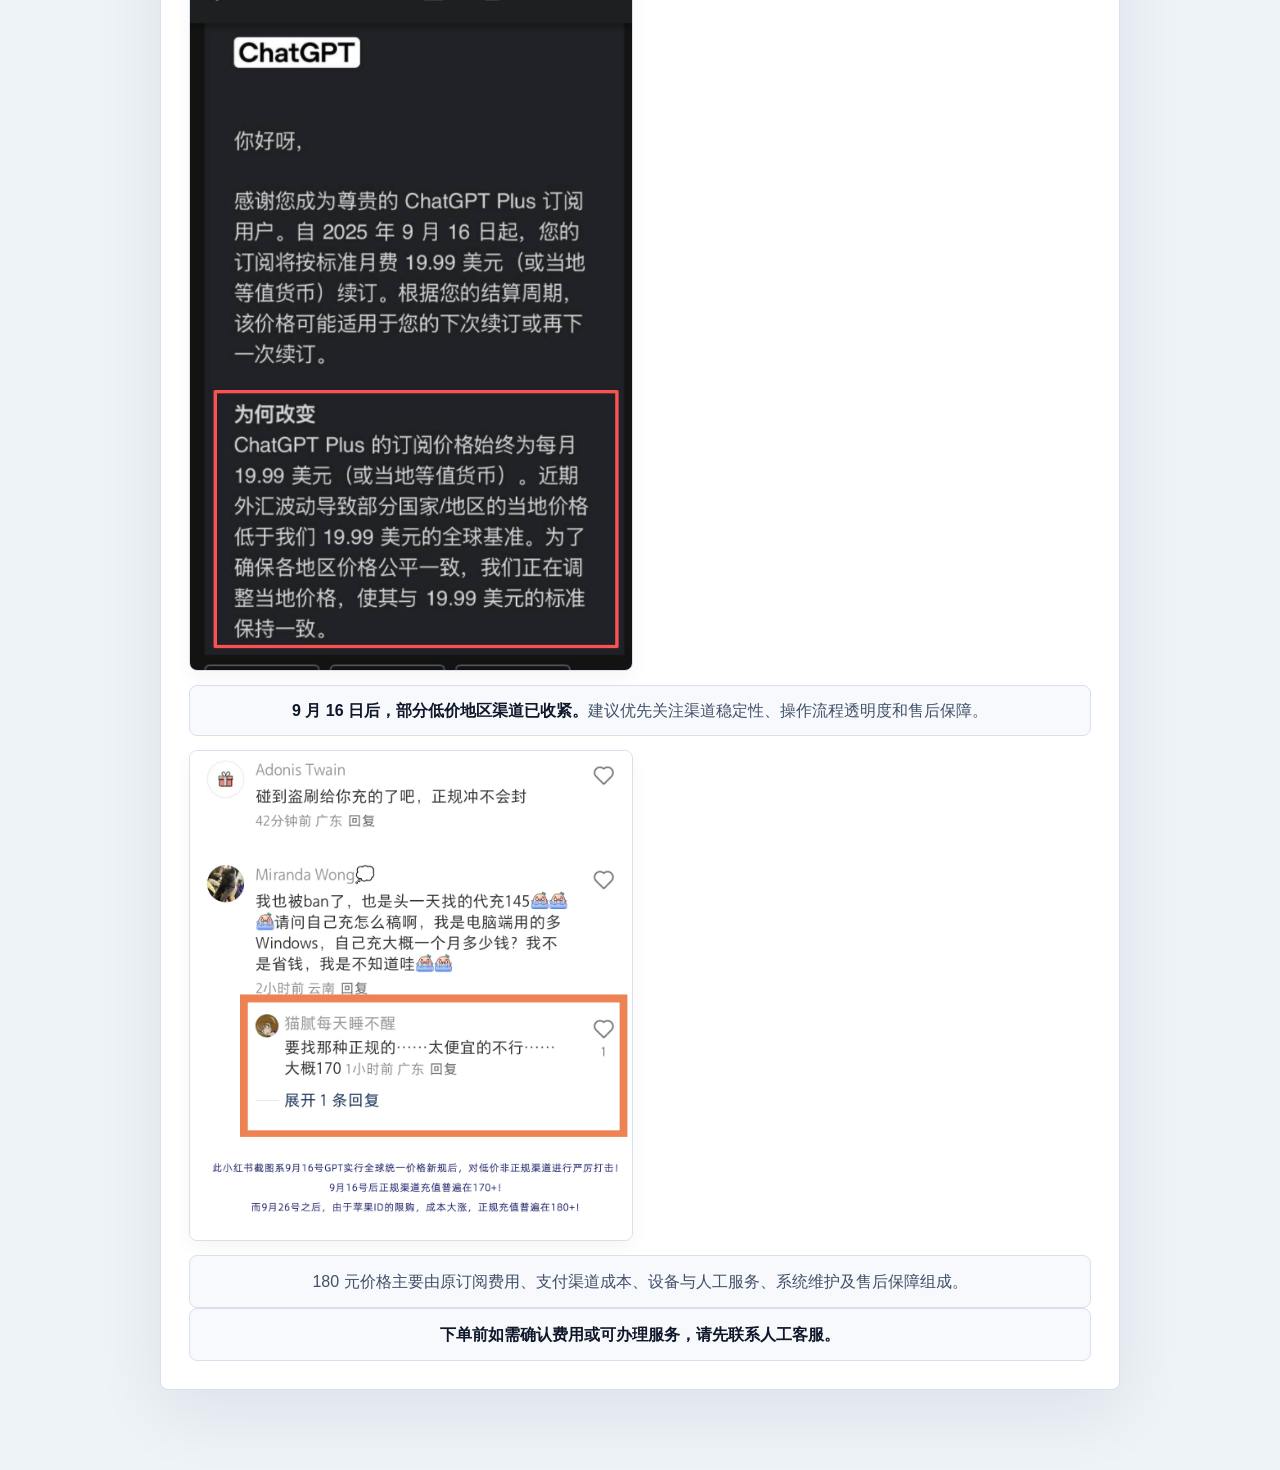
<file: gpt1701.html>
<!DOCTYPE html>
<html lang="zh-CN">
<head>
    <meta charset="UTF-8">
    <meta name="viewport" content="width=device-width, initial-scale=1.0">
    <meta name="robots" content="noindex,nofollow,noarchive,nosnippet">
  <meta name="googlebot" content="noindex,nofollow,noarchive,nosnippet">
    <title>价格与政策说明</title>
    <style>
        /* --- 基础样式 --- */
        body {
            margin: 0;
            padding: 20px;
            font-family: -apple-system, BlinkMacSystemFont, 'Segoe UI', Roboto, Helvetica, Arial, sans-serif;
            background-color: #f0f2f5; /* 淡灰色背景，突出内容卡片 */
            display: flex;
            justify-content: center;
            align-items: center;
            min-height: 100vh;
            color: #333;
        }

        /* --- 内容容器样式 --- */
        .container {
            background-color: #ffffff;
            border-radius: 12px;
            box-shadow: 0 4px 12px rgba(0, 0, 0, 0.1);
            padding: 30px;
            max-width: 600px; /* 设置最大宽度，防止在大屏幕上内容过宽 */
            width: 100%;
            box-sizing: border-box;
            text-align: center; /* 内部所有内容居中 */
        }

        /* --- 图片样式 --- */
        .notice-image {
            max-width: 100%; /* 图片宽度自适应容器 */
            height: auto;
            border-radius: 8px; /* 给图片也加上圆角 */
            margin-bottom: 25px; /* 图片和文字之间的间距 */
        }

        /* --- 说明文字样式 --- */
        .description p {
            font-size: 16px;
            line-height: 1.7;
            margin: 10px 0 0 0; /*段落间距*/
            color: #555; /* 文本颜色稍浅，更柔和 */
        }

        /* --- 警告/重要提示文字样式 --- */
        .description .warning {
            color: #d9534f; /* 醒目的红色字体 */
            font-weight: bold; /* 加粗 */
            margin-top: 15px;
        }
    </style>
  <link rel="stylesheet" href="assets/professional.css?v=subnav-buy-20260531">
</head>
<body class="policy-page">
<div class="subpage-topbar"><a class="subpage-brand" href="index.html">文文 Gpt</a><nav><a href="index.html">首页</a><a href="https://fe.dtyuedan.cn/shop/gptplus" target="_blank" rel="noopener noreferrer nofollow">商品购买</a><a href="gpt170.html">价格说明</a><a href="index.html#contact" data-contact-qr-open>联系客服</a></nav></div>


        <div class="container">
           <p><strong>当前稳定渠道成本较高，市场价格整体上调。</strong> </p>
        <img src="help/th.png" alt="同行" class="notice-image">
         <p>异常低价渠道通常伴随更高账户风险，请优先选择流程清晰、售后明确的服务。 </p>
              <img src="help/yk.png" alt="预付费" class="notice-image">
          <p><strong>当前可用充值资源较紧张，价格调整为 180 元。</strong></p>
        <p><strong>下单前如需确认费用或可办理服务，请先联系人工客服。</strong></p>
         <img src="help/jg005.png" alt="jg00" class="notice-image">
             <img src="help/jg004.png" alt="jg00" class="notice-image">
                <img src="help/jg001.jpg" alt="jg01" class="notice-image">
                <img src="help/jg003.jpg" alt="jg03" class="notice-image">
        
        <img src="help/gpt16.png" alt="公告图片" class="notice-image">
<p>
               <strong>9 月 16 日后，部分低价地区渠道已收紧。</strong>建议优先关注渠道稳定性、操作流程透明度和售后保障。
            </p>
      <img src="help/170.jpg" alt="正规充值价格" class="notice-image">

        <div class="description">
          <p>
                180 元价格主要由原订阅费用、支付渠道成本、设备与人工服务、系统维护及售后保障组成。
            </p>
        <p><strong>下单前如需确认费用或可办理服务，请先联系人工客服。</strong></p>

        </div>

    </div>

  <script src="assets/contact-modal.js?v=20260531-contact-modal-v2"></script>
</body>
</html>
</file>
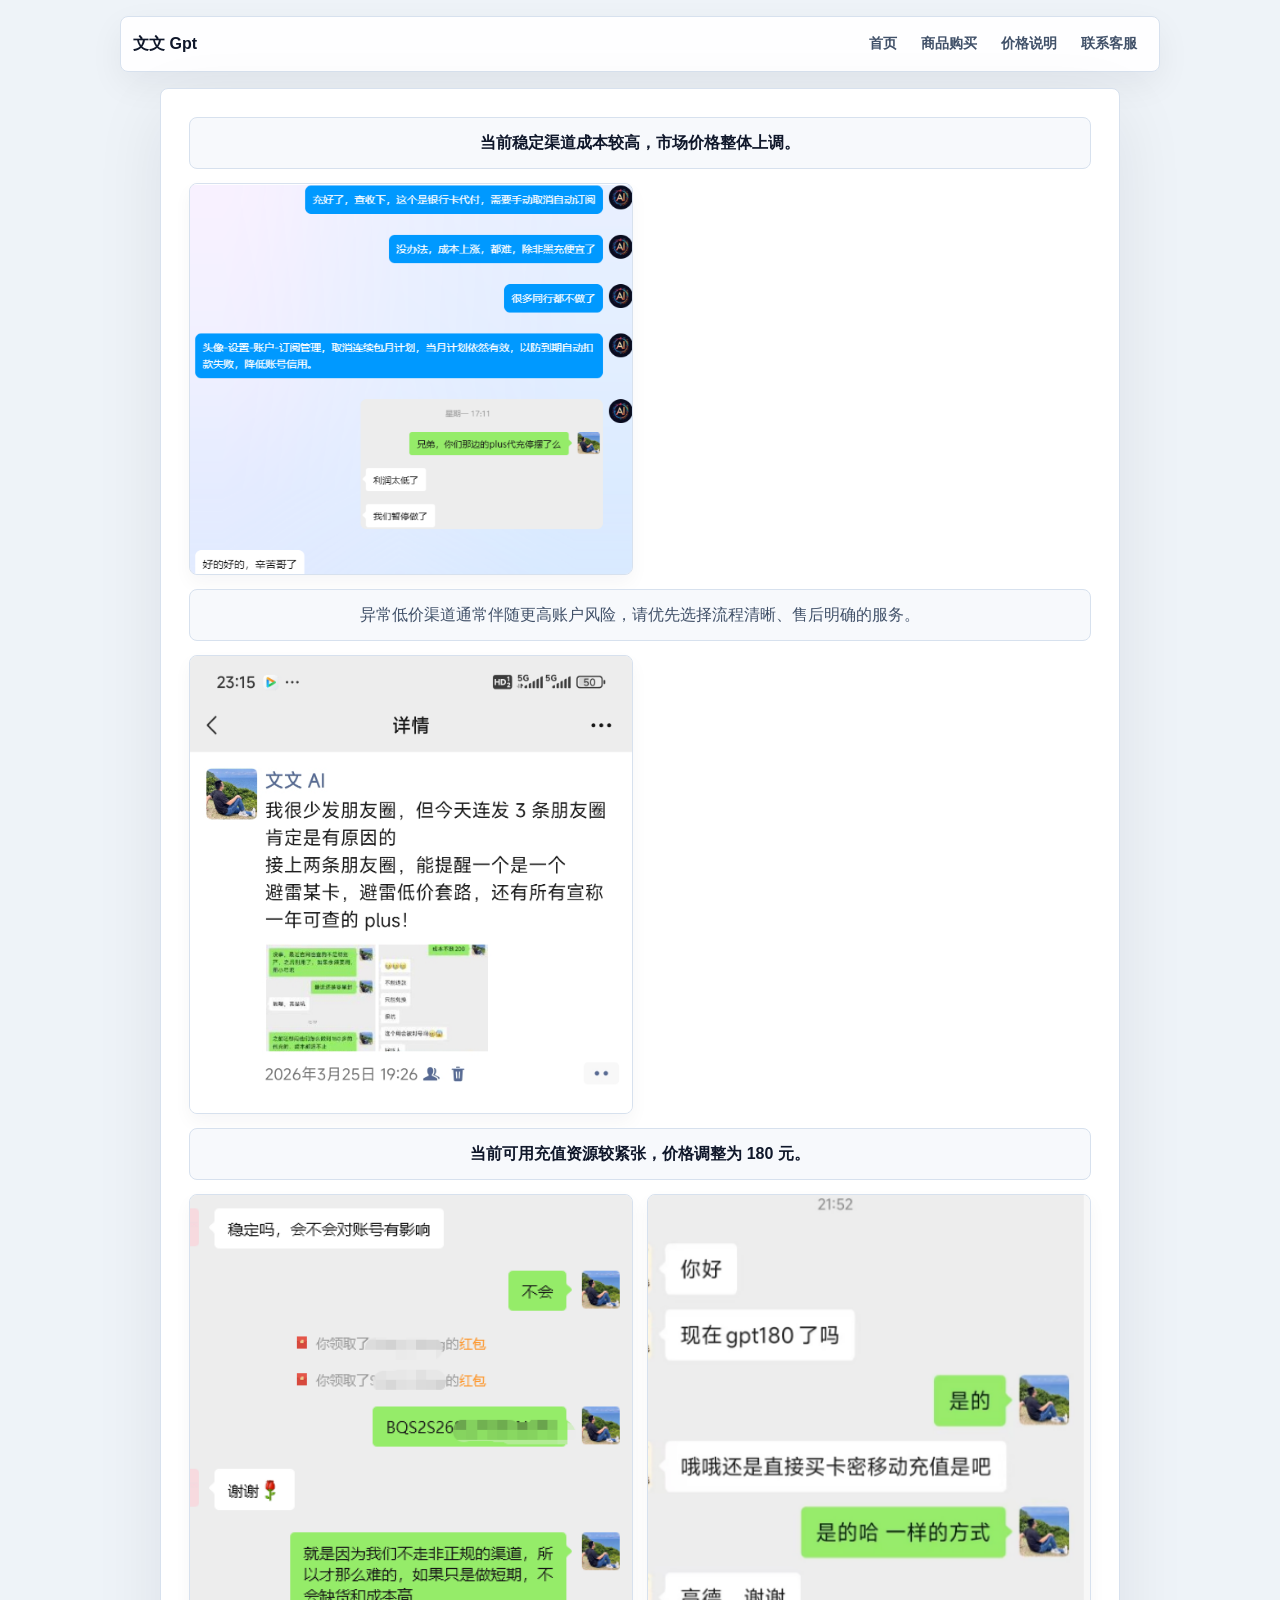
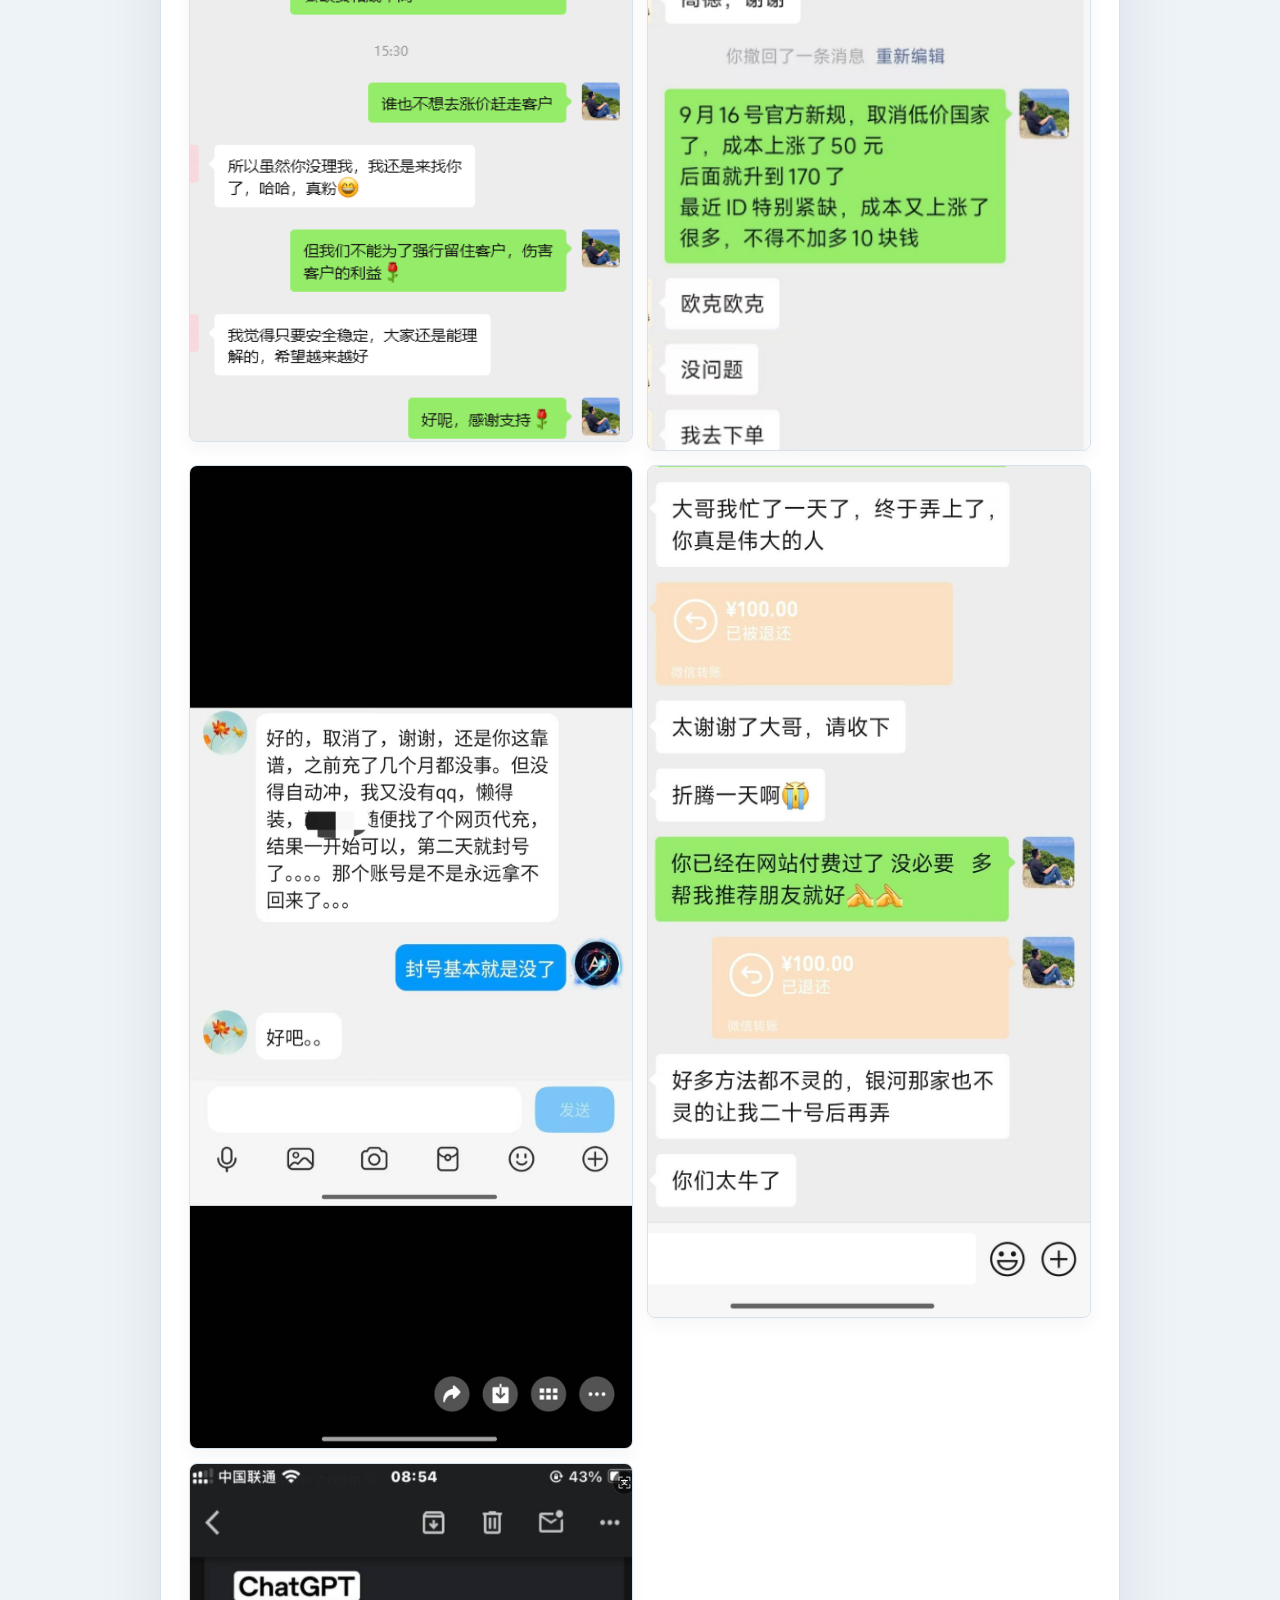
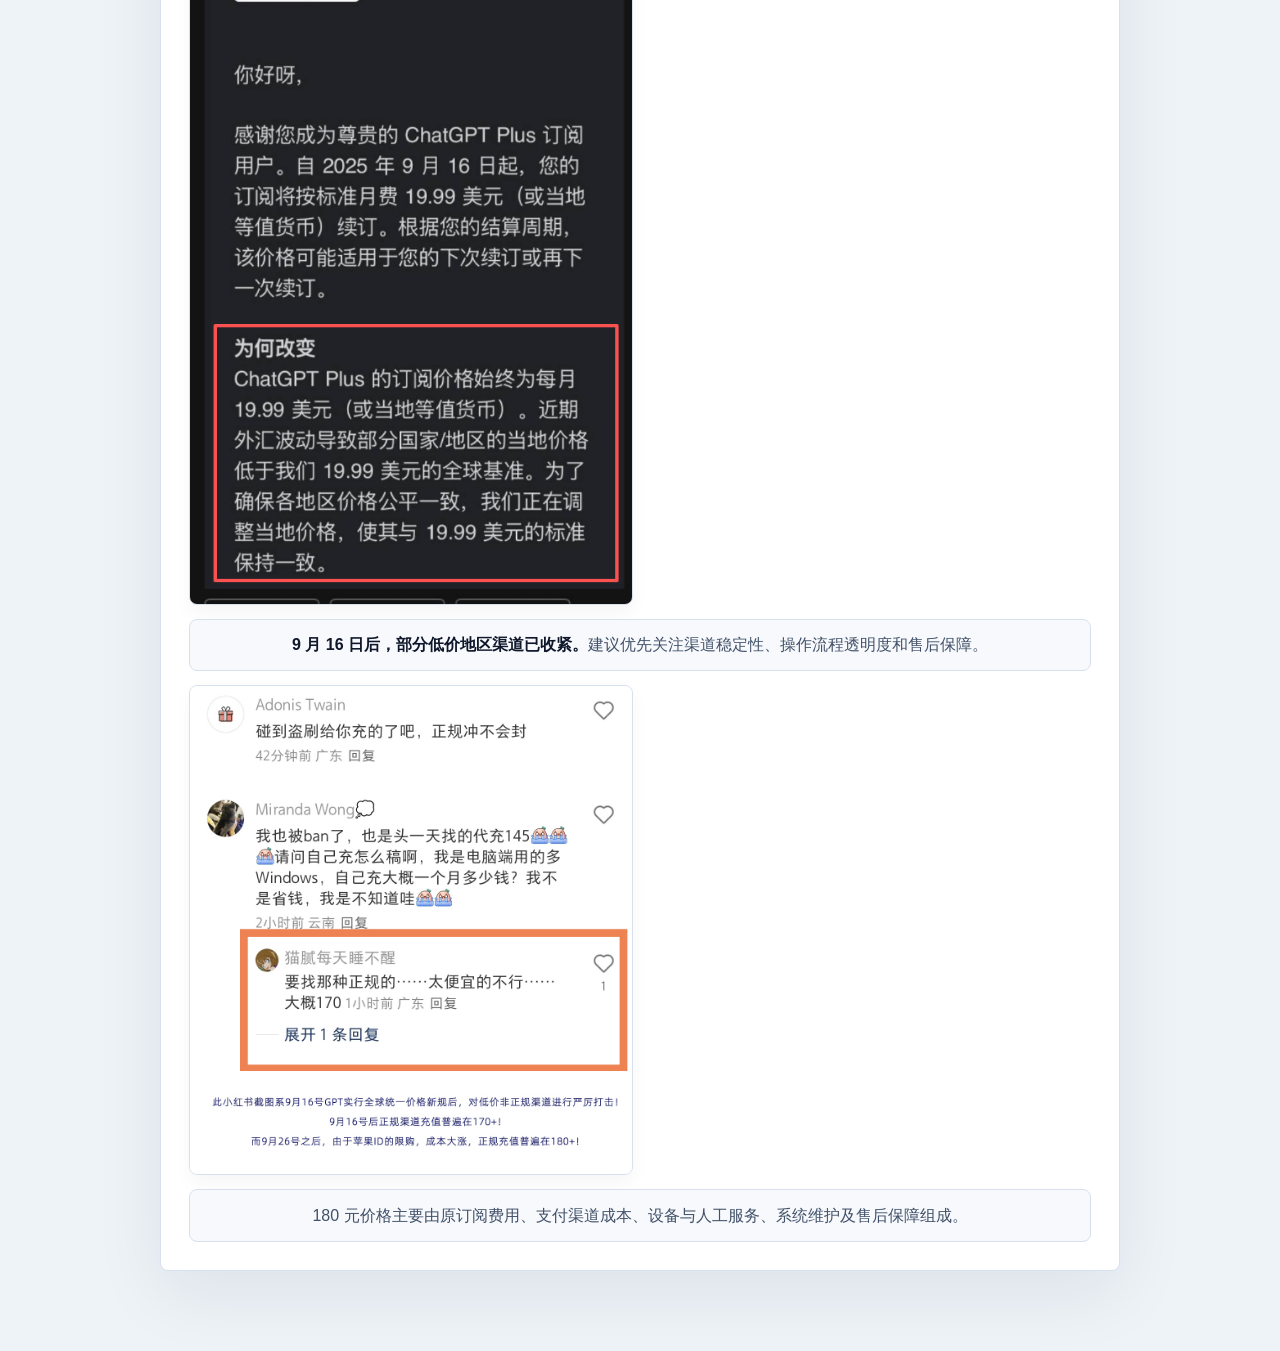
<file: gpt1702.html>
<!DOCTYPE html>
<html lang="zh-CN">
<head>
    <meta charset="UTF-8">
    <meta name="viewport" content="width=device-width, initial-scale=1.0">
    <meta name="robots" content="noindex,nofollow,noarchive,nosnippet">
  <meta name="googlebot" content="noindex,nofollow,noarchive,nosnippet">
    <title>价格与政策说明</title>
    <style>
        /* --- 基础样式 --- */
        body {
            margin: 0;
            padding: 20px;
            font-family: -apple-system, BlinkMacSystemFont, 'Segoe UI', Roboto, Helvetica, Arial, sans-serif;
            background-color: #f0f2f5; /* 淡灰色背景，突出内容卡片 */
            display: flex;
            justify-content: center;
            align-items: center;
            min-height: 100vh;
            color: #333;
        }

        /* --- 内容容器样式 --- */
        .container {
            background-color: #ffffff;
            border-radius: 12px;
            box-shadow: 0 4px 12px rgba(0, 0, 0, 0.1);
            padding: 30px;
            max-width: 600px; /* 设置最大宽度，防止在大屏幕上内容过宽 */
            width: 100%;
            box-sizing: border-box;
            text-align: center; /* 内部所有内容居中 */
        }

        /* --- 图片样式 --- */
        .notice-image {
            max-width: 100%; /* 图片宽度自适应容器 */
            height: auto;
            border-radius: 8px; /* 给图片也加上圆角 */
            margin-bottom: 25px; /* 图片和文字之间的间距 */
        }

        /* --- 说明文字样式 --- */
        .description p {
            font-size: 16px;
            line-height: 1.7;
            margin: 10px 0 0 0; /*段落间距*/
            color: #555; /* 文本颜色稍浅，更柔和 */
        }

        /* --- 警告/重要提示文字样式 --- */
        .description .warning {
            color: #d9534f; /* 醒目的红色字体 */
            font-weight: bold; /* 加粗 */
            margin-top: 15px;
        }
    </style>
  <link rel="stylesheet" href="assets/professional.css?v=subnav-buy-20260531">
</head>
<body class="policy-page">
<div class="subpage-topbar"><a class="subpage-brand" href="index.html">文文 Gpt</a><nav><a href="index.html">首页</a><a href="https://fe.dtyuedan.cn/shop/gptplus" target="_blank" rel="noopener noreferrer nofollow">商品购买</a><a href="gpt170.html">价格说明</a><a href="index.html#contact" data-contact-qr-open>联系客服</a></nav></div>


        <div class="container">
           <p><strong>当前稳定渠道成本较高，市场价格整体上调。</strong> </p>
        <img src="help/th.png" alt="同行" class="notice-image">
         <p>异常低价渠道通常伴随更高账户风险，请优先选择流程清晰、售后明确的服务。 </p>
              <img src="help/yk.png" alt="预付费" class="notice-image">
          <p><strong>当前可用充值资源较紧张，价格调整为 180 元。</strong></p>
         <img src="help/jg005.png" alt="jg00" class="notice-image">
             <img src="help/jg004.png" alt="jg00" class="notice-image">
                <img src="help/jg001.jpg" alt="jg01" class="notice-image">
                <img src="help/jg003.jpg" alt="jg03" class="notice-image">
        
        <img src="help/gpt16.png" alt="公告图片" class="notice-image">
<p>
               <strong>9 月 16 日后，部分低价地区渠道已收紧。</strong>建议优先关注渠道稳定性、操作流程透明度和售后保障。
            </p>
      <img src="help/170.jpg" alt="正规充值价格" class="notice-image">

        <div class="description">
          <p>
                180 元价格主要由原订阅费用、支付渠道成本、设备与人工服务、系统维护及售后保障组成。
            </p>

        </div>

    </div>

  <script src="assets/contact-modal.js?v=20260531-contact-modal-v2"></script>
</body>
</html>
</file>
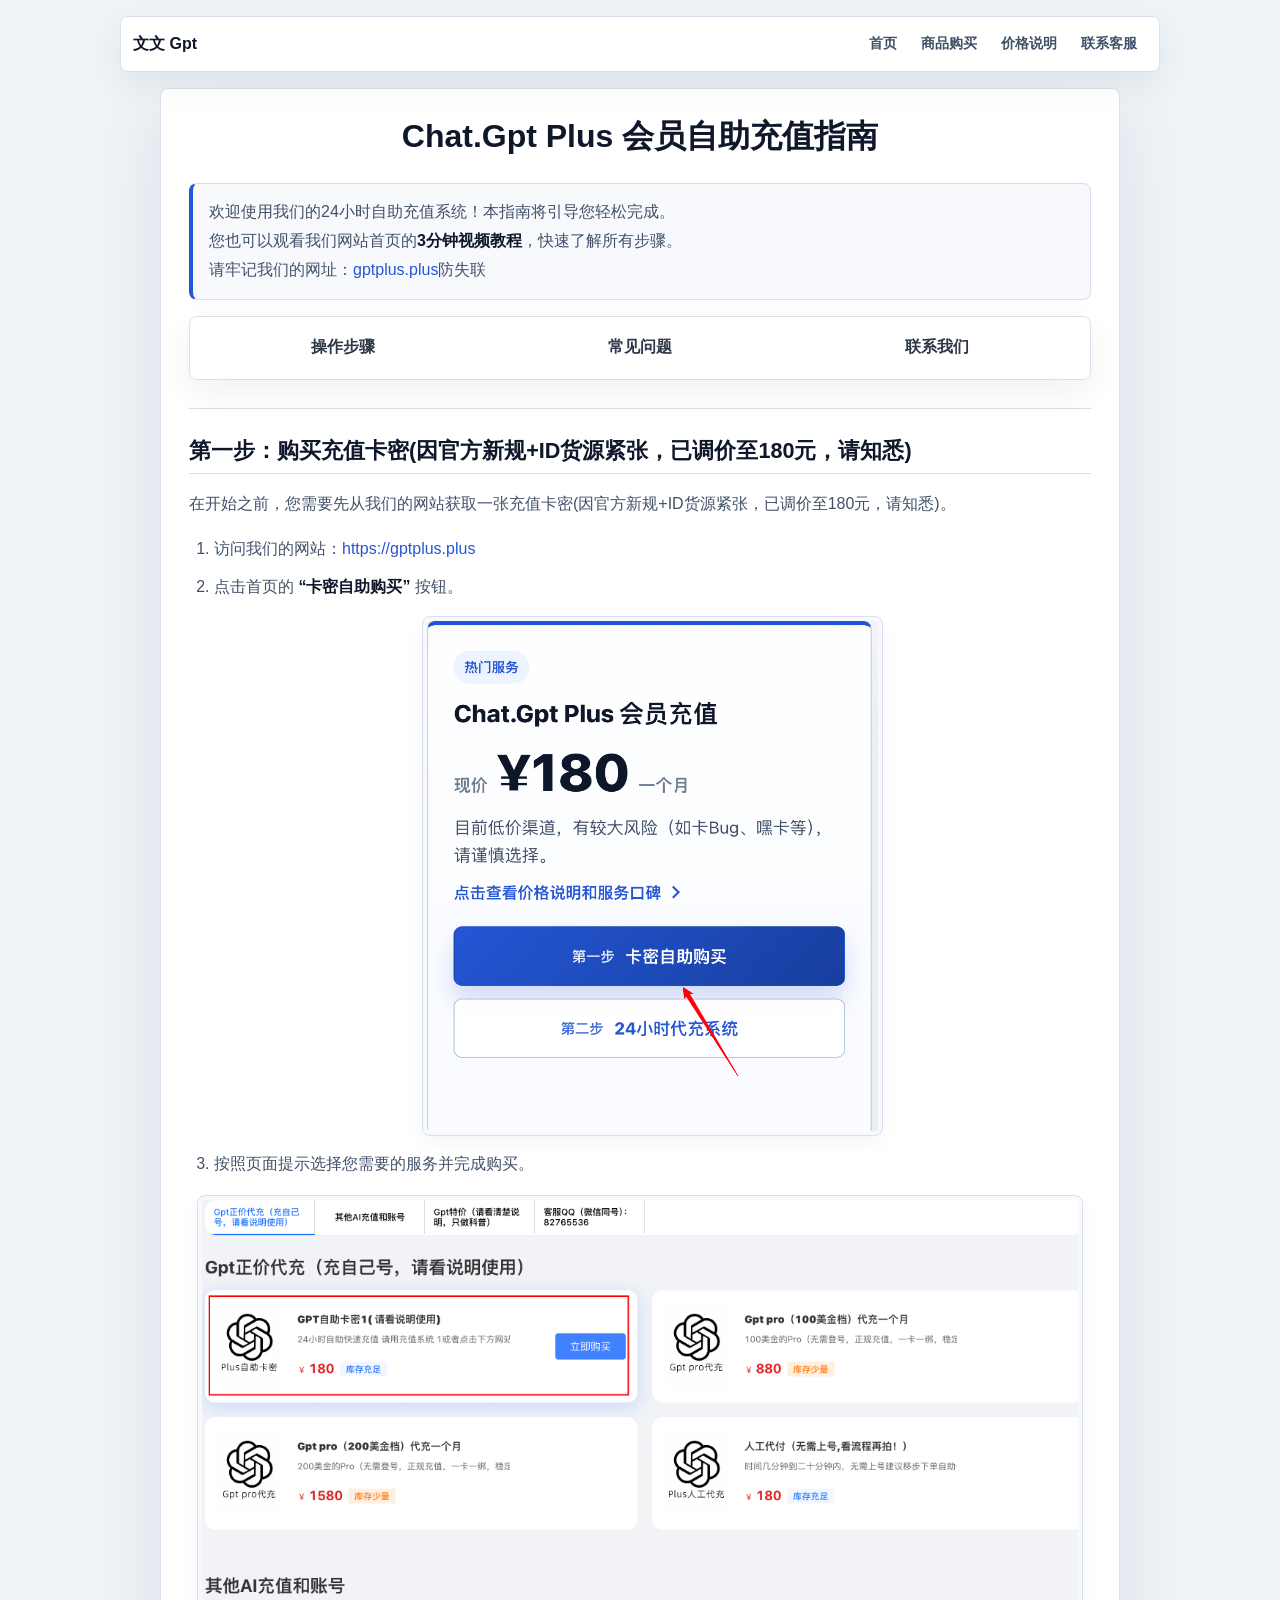
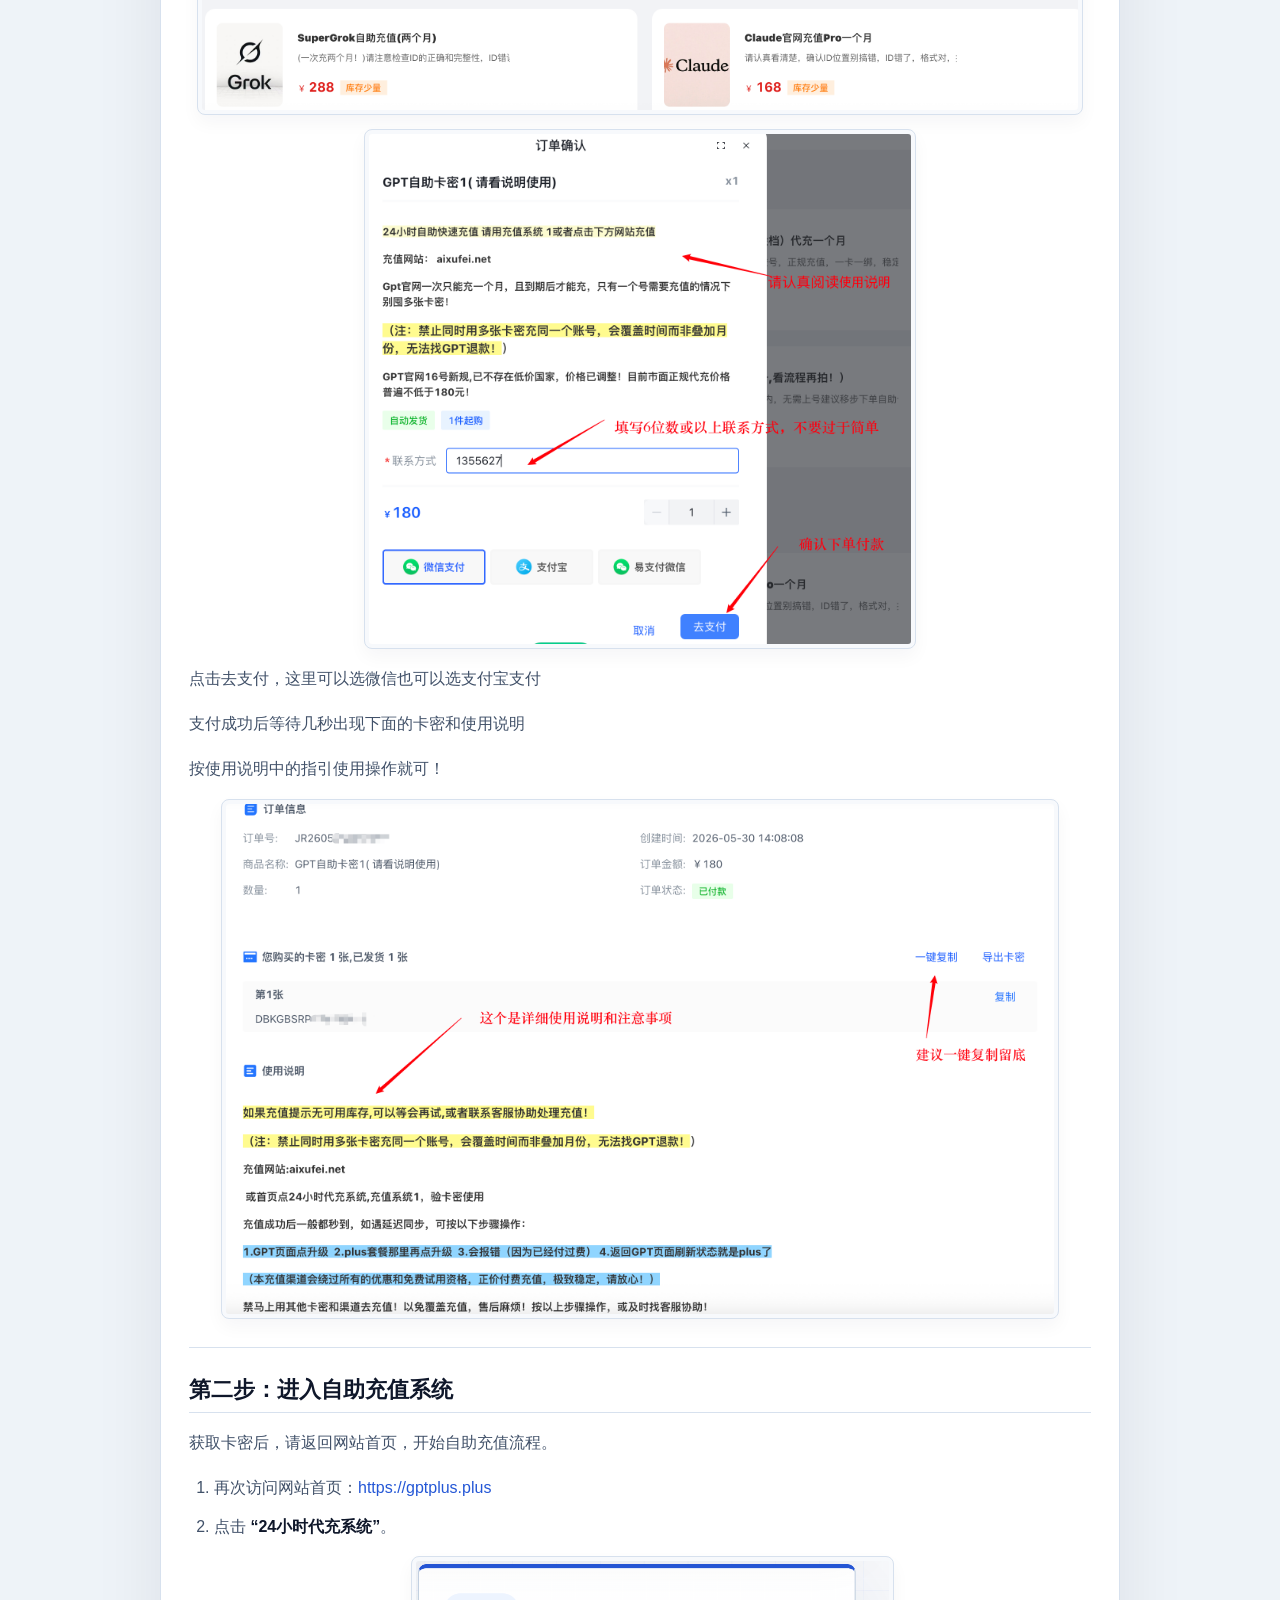
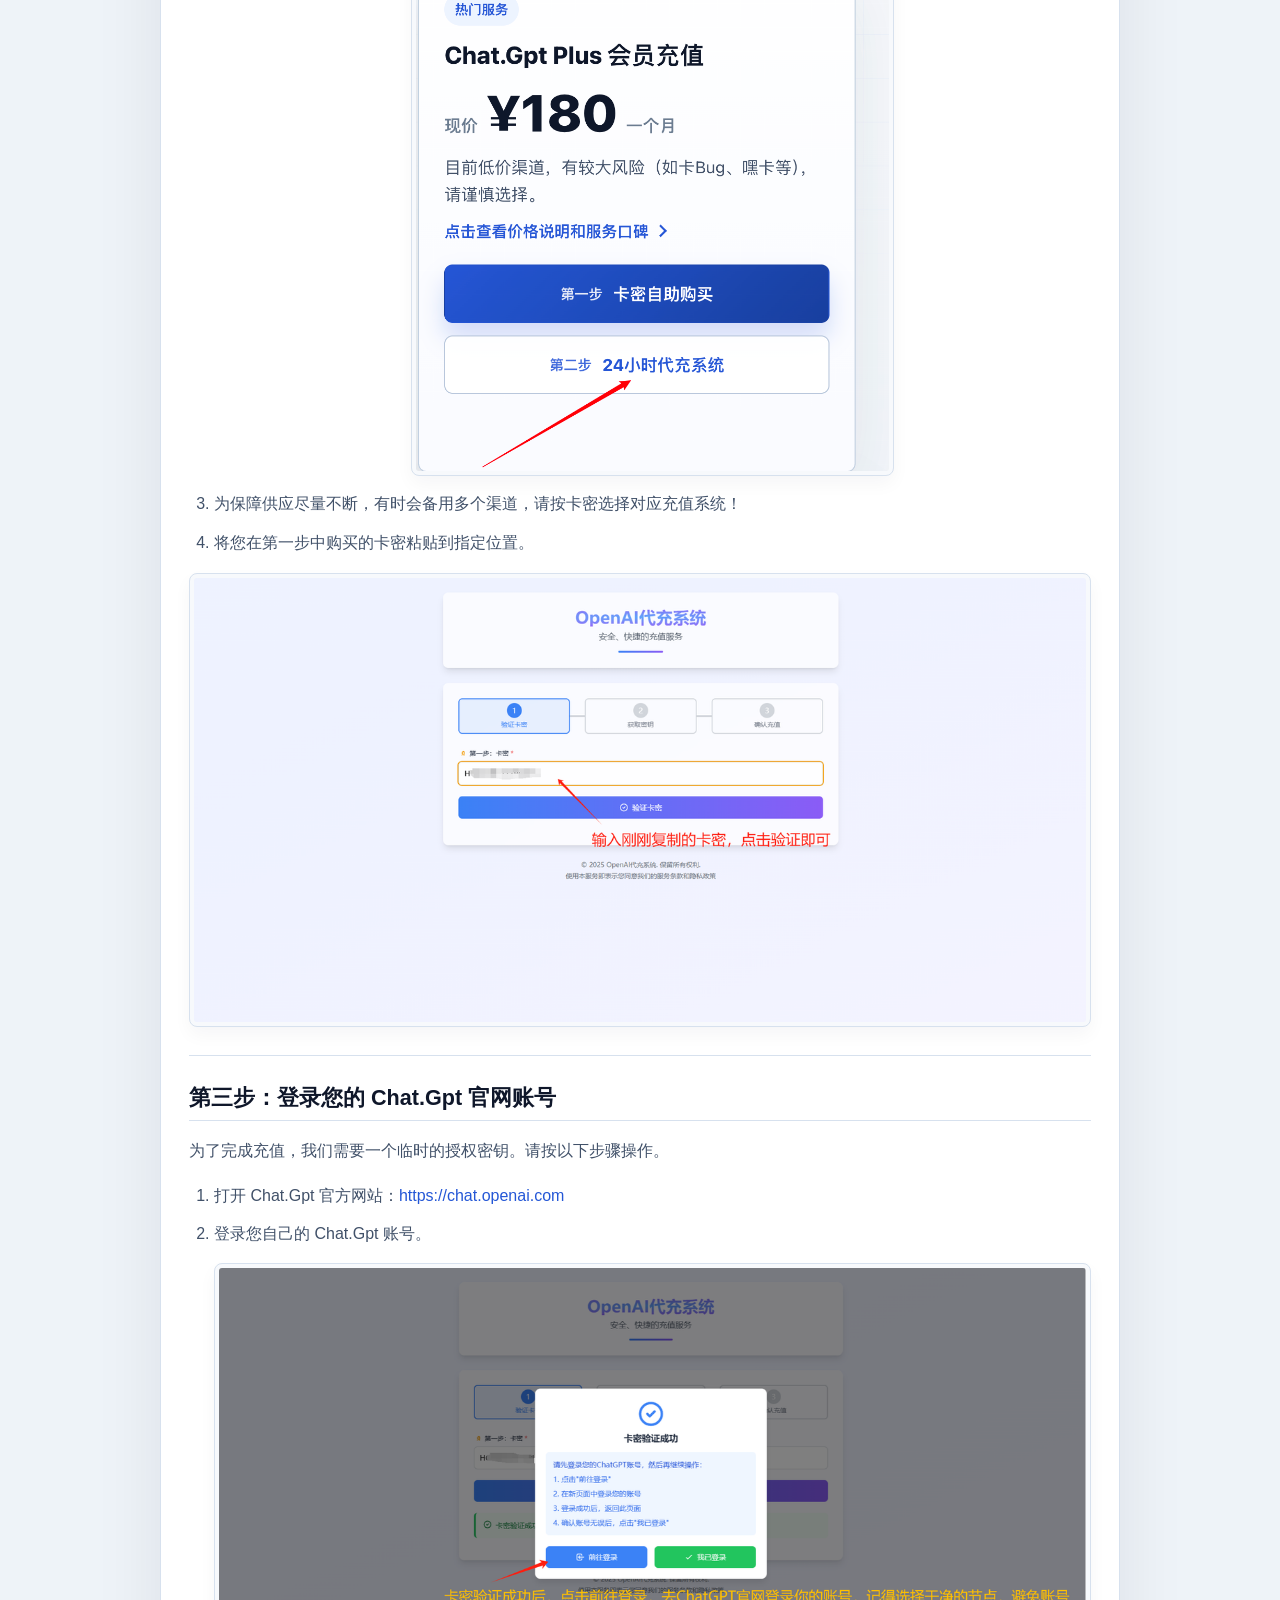
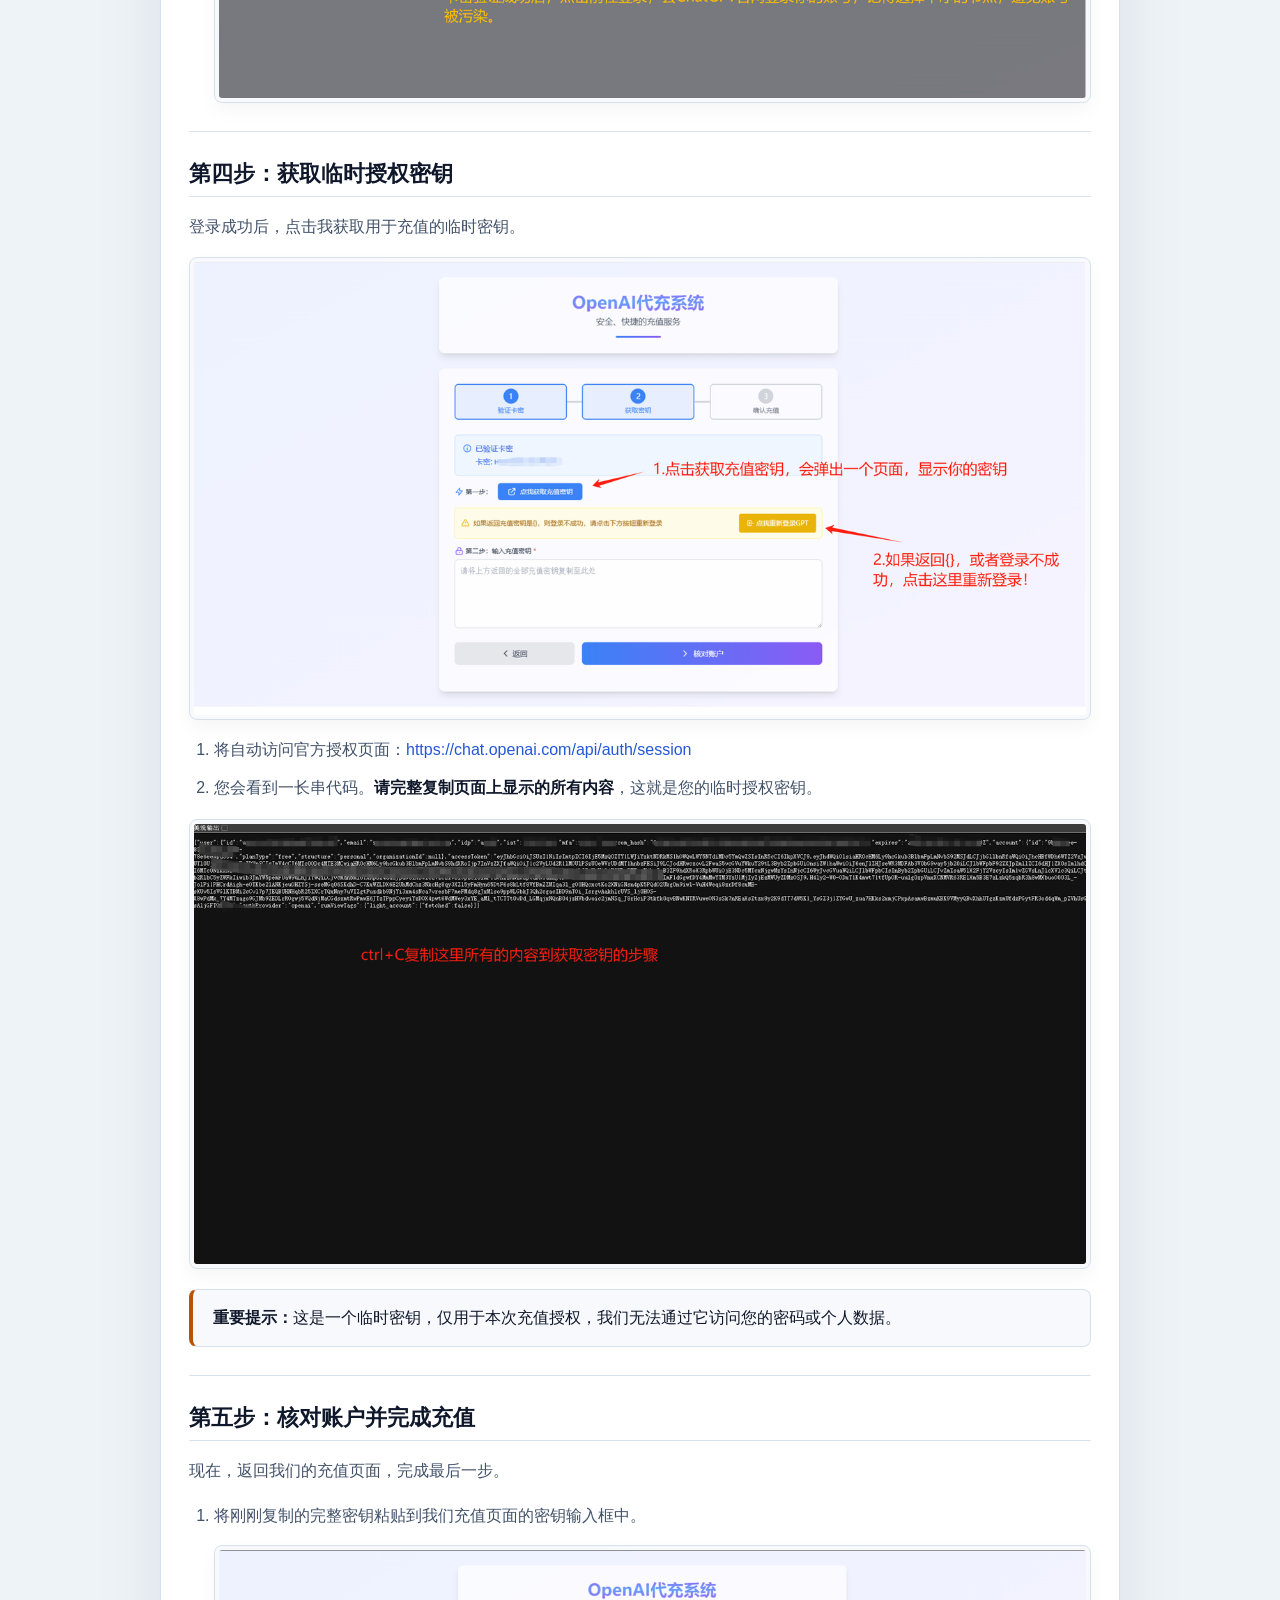
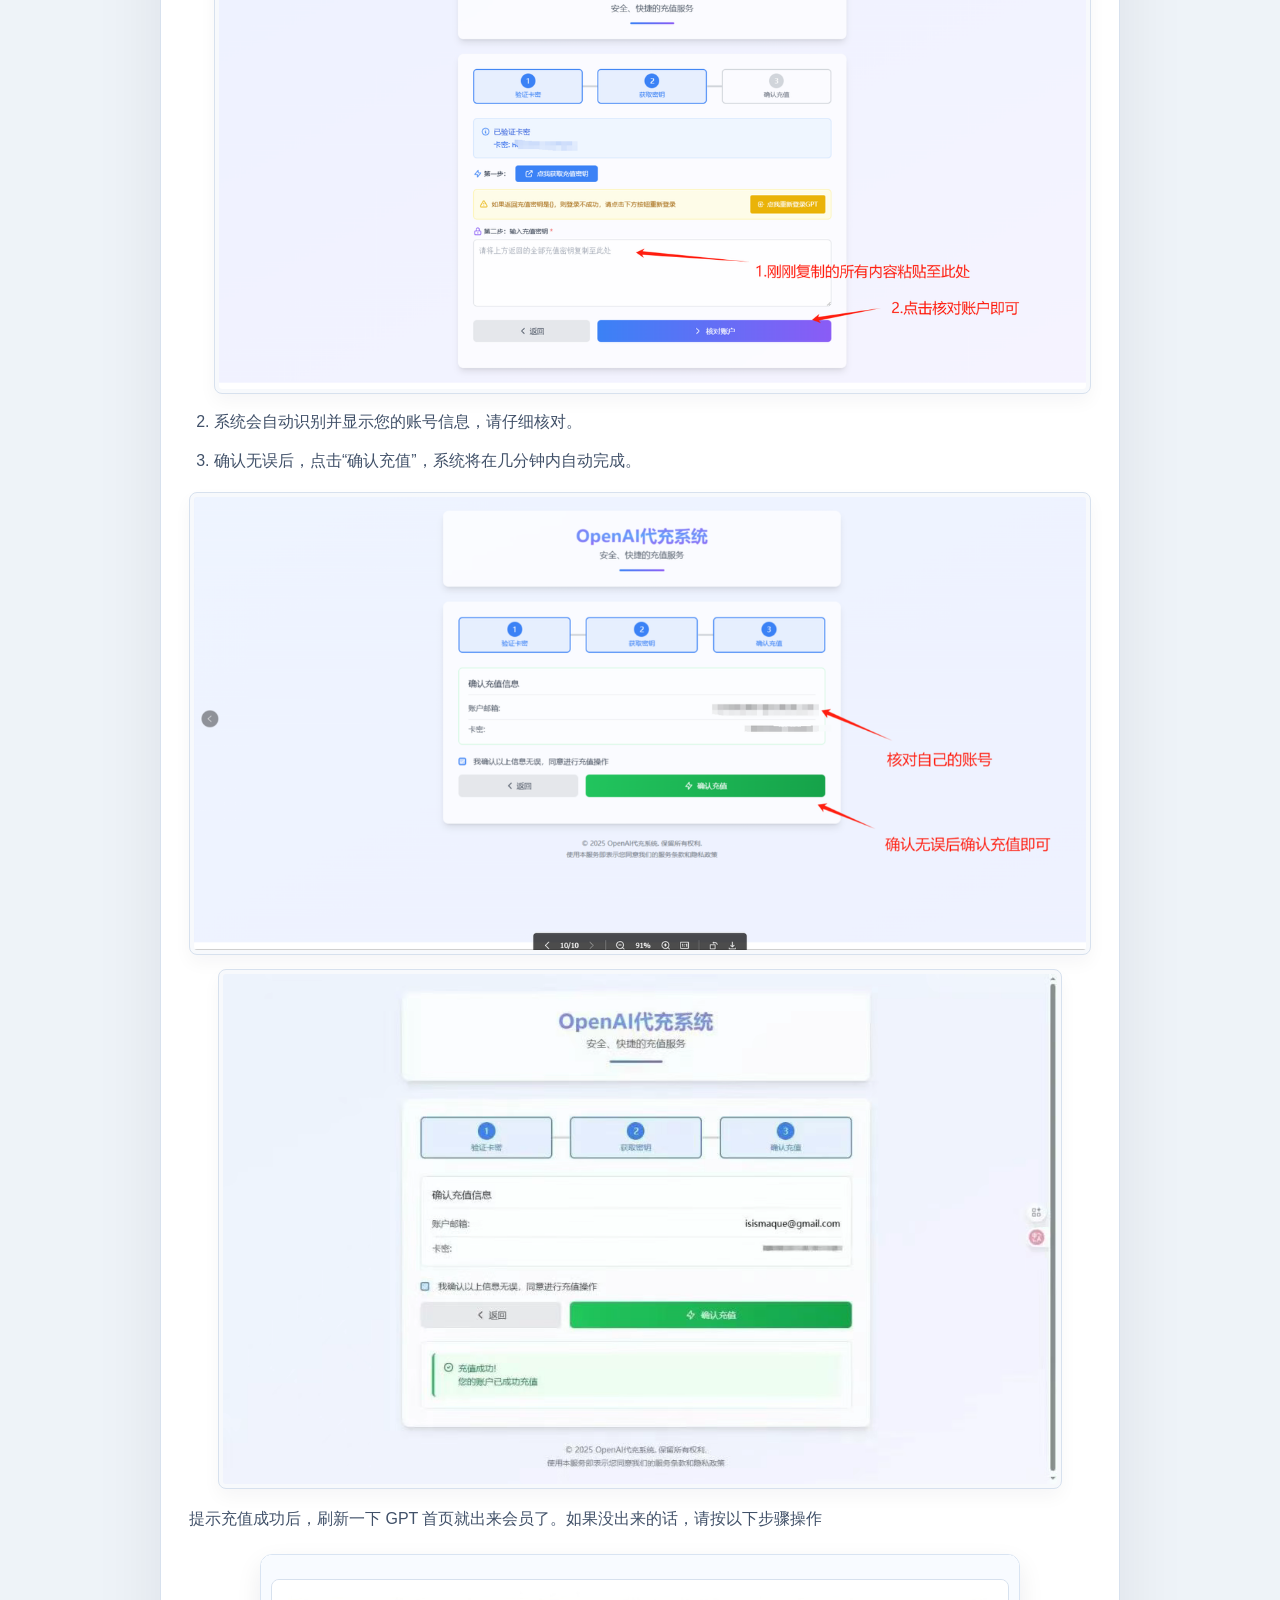
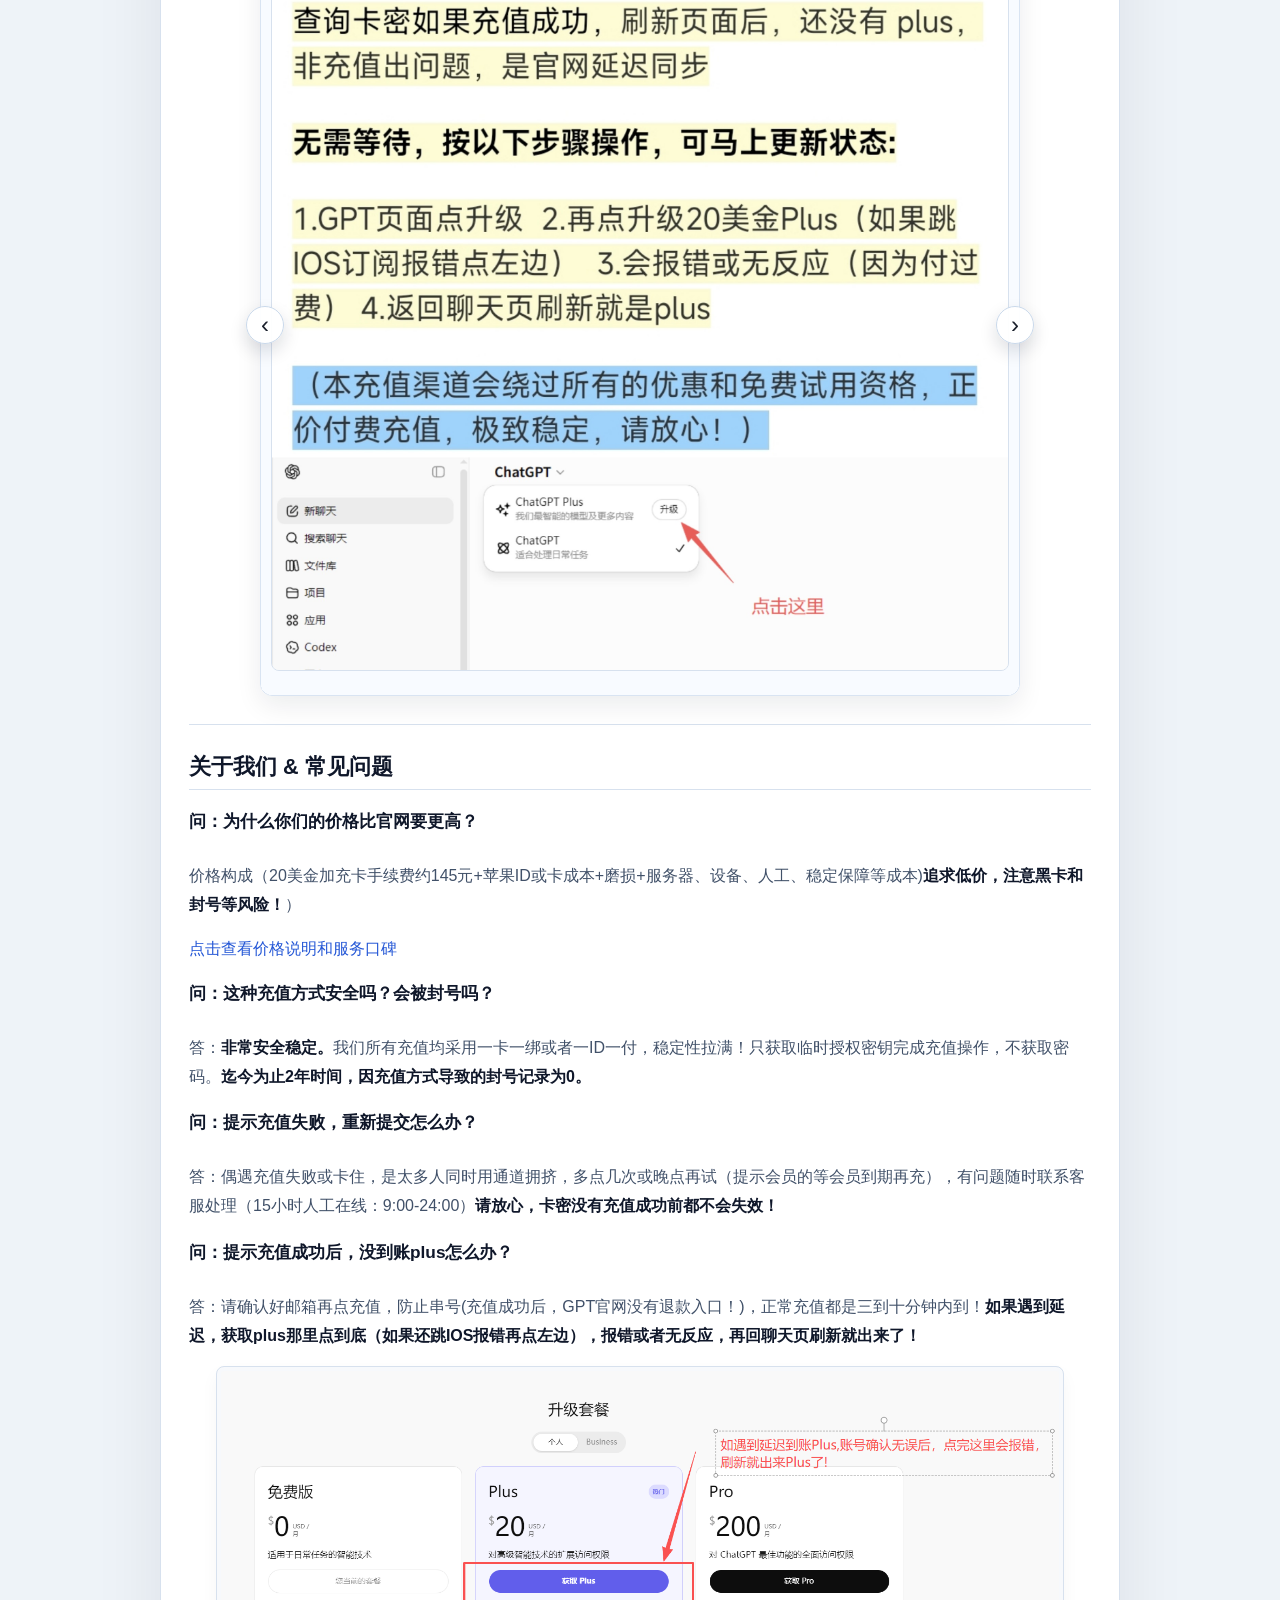
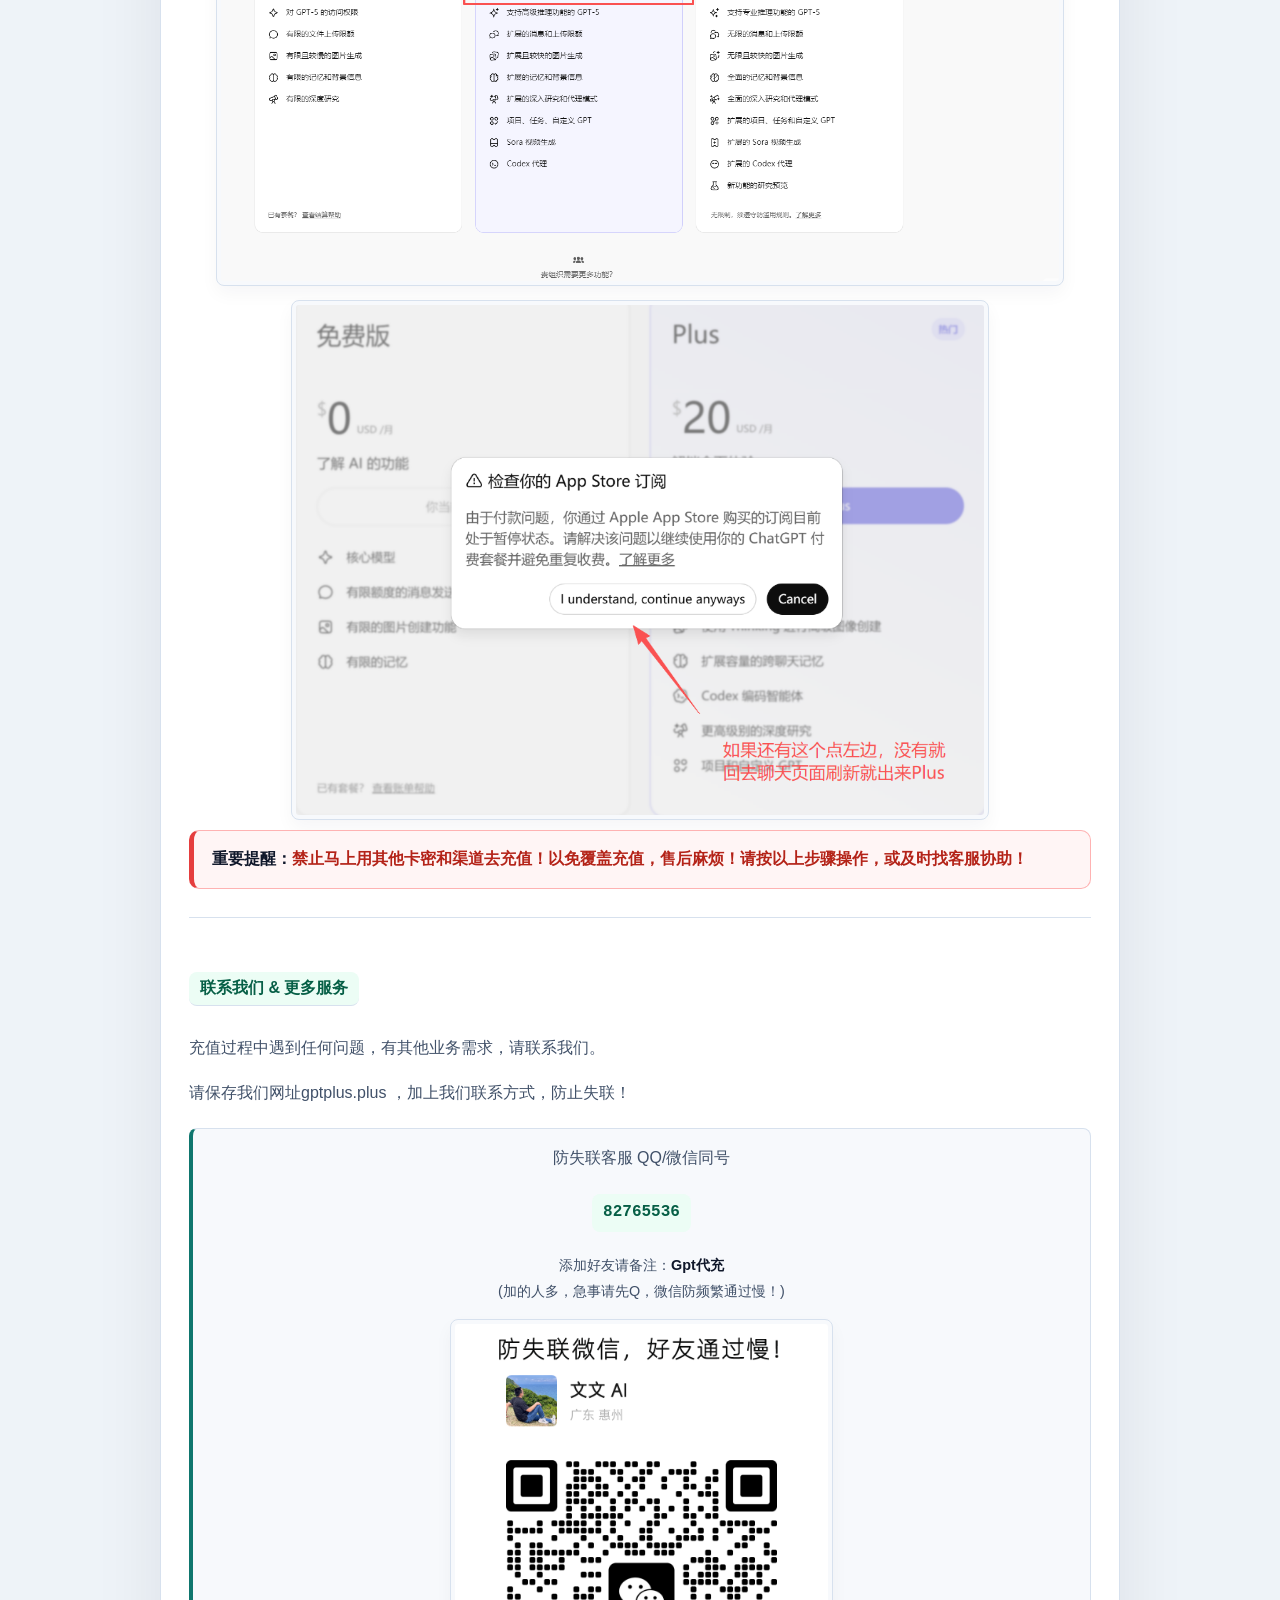
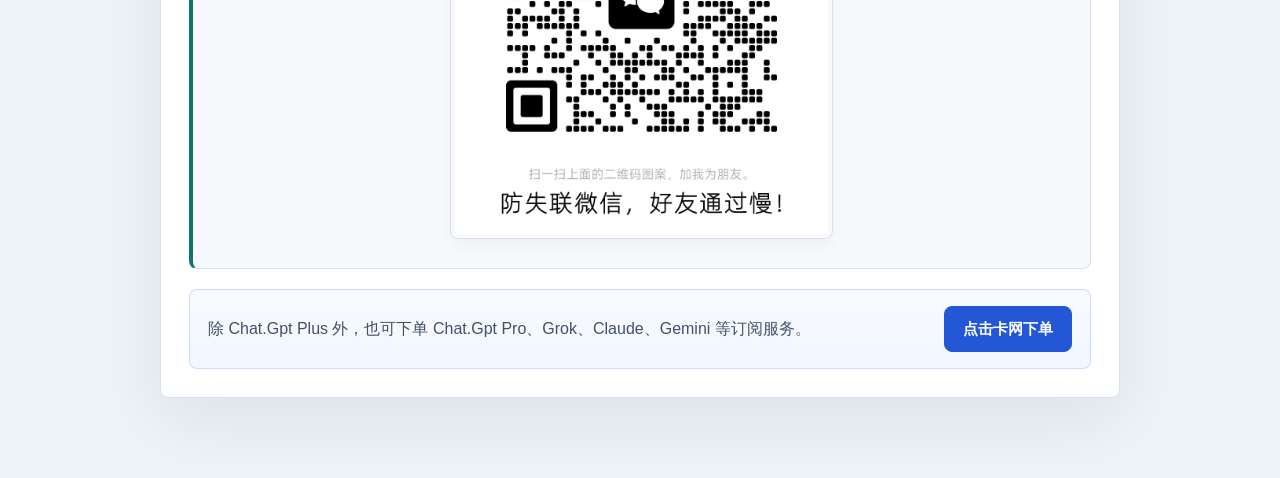
<file: help.html>
<!DOCTYPE html>
<html lang="zh-CN">
<head>
    <meta charset="UTF-8">
    <meta name="viewport" content="width=device-width, initial-scale=1.0">
    <meta name="robots" content="noindex,nofollow,noarchive,nosnippet">
  <meta name="googlebot" content="noindex,nofollow,noarchive,nosnippet">
    <title>Chat.Gpt Plus 会员自助充值指南</title>
    <style>
        /* --- 全局样式 --- */
        html {
            scroll-behavior: smooth; /* 平滑滚动效果 */
        }
        body {
            font-family: -apple-system, BlinkMacSystemFont, "Segoe UI", Roboto, "Helvetica Neue", Arial, sans-serif;
            background-color: #f4f6f9;
            color: #333;
            margin: 0;
            padding: 20px;
            display: flex;
            justify-content: center;
        }

        /* --- 主内容容器 --- */
        .container {
            max-width: 800px;
            width: 100%;
            background-color: #ffffff;
            border-radius: 12px;
            box-shadow: 0 4px 12px rgba(0, 0, 0, 0.08);
            padding: 40px;
            box-sizing: border-box;
        }

        /* --- 标题样式 --- */
        h1, h2, h3 {
            color: #1a202c;
            border-bottom: 1px solid #e2e8f0;
            padding-bottom: 10px;
            margin-top: 30px;
            margin-bottom: 20px;
        }

        h1 {
            text-align: center;
            font-size: 2em;
            border-bottom: none;
            margin-top: 0;
        }

        h2 {
            font-size: 1.5em;
        }

        h3 {
            font-size: 1.2em;
            border-bottom: none;
            color: #2d3748;
        }

        /* --- 段落与列表 --- */
        p, li {
            line-height: 1.8;
            color: #4a5568;
        }

        ol {
            padding-left: 25px;
        }

        li {
            margin-bottom: 10px;
        }

        /* --- 链接样式 --- */
        a {
            color: #3182ce;
            text-decoration: none;
            font-weight: 500;
        }

        a:hover {
            text-decoration: underline;
        }
        
        /* --- 图片样式 --- */
        img {
            max-width: 100%;
            height: auto;
            border-radius: 8px;
            border: 1px solid #e2e8f0;
            margin: 20px 0;
            display: block;
        }

        .guide-carousel {
            max-width: 760px;
            position: relative;
            margin: 20px auto 28px;
        }

        .guide-carousel-track {
            display: flex;
            gap: 14px;
            overflow-x: auto;
            scroll-snap-type: x mandatory;
            scroll-behavior: smooth;
            border: 1px solid #d9e4f2;
            border-radius: 12px;
            background: #f8fbff;
            padding: 10px;
            box-shadow: 0 10px 26px rgba(15, 23, 42, 0.08);
            -webkit-overflow-scrolling: touch;
        }

        .guide-carousel-track::-webkit-scrollbar {
            height: 8px;
        }

        .guide-carousel-track::-webkit-scrollbar-thumb {
            background: #c9d8ea;
            border-radius: 999px;
        }

        .guide-slide {
            flex: 0 0 100%;
            margin: 0;
            scroll-snap-align: center;
        }

        .guide-carousel-image {
            width: 100% !important;
            max-height: none !important;
            height: auto !important;
            margin: 0 auto !important;
            border: 0 !important;
            border-radius: 8px !important;
            padding: 0 !important;
            box-shadow: none !important;
            object-fit: contain !important;
        }

        .guide-carousel-btn {
            position: absolute;
            top: 50%;
            z-index: 2;
            width: 38px;
            height: 38px;
            border: 1px solid #c9d8ea;
            border-radius: 999px;
            background: rgba(255, 255, 255, 0.94);
            color: #1a202c;
            font-size: 24px;
            line-height: 1;
            display: flex;
            align-items: center;
            justify-content: center;
            cursor: pointer;
            box-shadow: 0 8px 18px rgba(15, 23, 42, 0.14);
            transform: translateY(-50%);
        }

        .guide-carousel-btn:hover {
            background: #edf4ff;
        }

        .guide-carousel-prev {
            left: -14px;
        }

        .guide-carousel-next {
            right: -14px;
        }

        @media (max-width: 640px) {
            .guide-carousel {
                max-width: 100%;
            }

            .guide-carousel-track {
                padding: 8px;
            }

            .guide-carousel-prev {
                left: 4px;
            }

            .guide-carousel-next {
                right: 4px;
            }
        }

        /* --- 特殊区块样式 (如密钥提示、联系方式) --- */
        .info-box, .contact-box {
            background-color: #f7fafc;
            border-left: 4px solid #3182ce;
            padding: 15px 20px;
            margin: 20px 0;
            border-radius: 0 8px 8px 0;
        }
        
        .info-box strong {
            color: #c53030;
        }

        .urgent-note {
            margin: -4px 0 28px;
            padding: 14px 18px;
            color: #b42318;
            background: #fff5f5;
            border: 1px solid #feb2b2;
            border-left: 5px solid #e53e3e;
            border-radius: 10px;
            font-weight: 700;
            line-height: 1.8;
        }

        .urgent-note strong {
            color: #9b1c1c;
        }

        .contact-box {
            border-left-color: #38a169;
            text-align: center;
        }
        
        .contact-box code {
            font-size: 1.2em;
            font-weight: bold;
            color: #2f855a;
        }

        /* --- 分隔线 --- */
        hr {
            border: none;
            border-top: 1px solid #e2e8f0;
            margin: 40px 0;
        }

        strong {
            color: #2d3748;
        }

        /* --- 新增：导航栏样式 --- */
        .nav-bar {
            background-color: #ffffff;
            border: 1px solid #e2e8f0;
            border-radius: 8px;
            padding: 10px;
            margin: 20px 0;
            position: sticky;
            top: 10px;
            z-index: 1000;
            box-shadow: 0 2px 8px rgba(0,0,0,0.06);
        }
        .nav-bar ul {
            list-style: none;
            padding: 0;
            margin: 0;
            display: flex;
            justify-content: space-around;
            flex-wrap: wrap; /* 适配手机端换行 */
        }
        .nav-bar li {
            margin: 5px; /* 适配手机端间距 */
        }
        .nav-bar a {
            padding: 10px 15px;
            border-radius: 6px;
            font-weight: 600;
            color: #2d3748;
            transition: background-color 0.3s, color 0.3s;
        }
        .nav-bar a:hover {
            background-color: #edf2f7;
            color: #1a202c;
            text-decoration: none;
        }

        /* --- 新增：返回顶部按钮样式 --- */
        #backToTopBtn {
            display: none; /* 默认隐藏 */
            position: fixed;
            bottom: 20px;
            right: 20px;
            z-index: 1001;
            background-color: #3182ce;
            color: white;
            border: none;
            border-radius: 50%;
            cursor: pointer;
            padding: 12px;
            font-size: 14px;
            width: 50px;
            height: 50px;
            box-shadow: 0 4px 8px rgba(0, 0, 0, 0.2);
            text-align: center;
            line-height: 1.2;
        }
        #backToTopBtn:hover {
            background-color: #2b6cb0;
            text-decoration: none;
        }

    </style>
  <link rel="stylesheet" href="assets/professional.css?v=help-more-service-20260531">
</head>
<body class="guide-page">
<div class="subpage-topbar"><a class="subpage-brand" href="index.html">文文 Gpt</a><nav><a href="index.html">首页</a><a href="https://fe.dtyuedan.cn/shop/gptplus" target="_blank" rel="noopener noreferrer nofollow">商品购买</a><a href="gpt170.html">价格说明</a><a href="index.html#contact" data-contact-qr-open>联系客服</a></nav></div>


    <div class="container">
        <h1>Chat.Gpt Plus 会员自助充值指南</h1>
        <p style="text-align: center; color: #718096;">
            欢迎使用我们的24小时自助充值系统！本指南将引导您轻松完成。
            <br>
            您也可以观看我们网站首页的<a href="https://gptplus.plus/#video" target="_blank"><strong>3分钟视频教程</strong></a>，快速了解所有步骤。<br>请牢记我们的网址：<a href="https://gptplus.plus" target="_blank">gptplus.plus</a>防失联
        </p>

        <nav class="nav-bar">
            <ul>
                <li><a href="#steps">操作步骤</a></li>
                <li><a href="#faq">常见问题</a></li>
                <li><a href="#contact">联系我们</a></li>
            </ul>
        </nav>

        <hr>

        <h2 id="steps">第一步：购买充值卡密(因官方新规+ID货源紧张，已调价至180元，请知悉)</h2>
        <p>在开始之前，您需要先从我们的网站获取一张充值卡密(因官方新规+ID货源紧张，已调价至180元，请知悉)。</p>
        <ol>
            <li>访问我们的网站：<a href="https://gptplus.plus" target="_blank">https://gptplus.plus</a></li>
            <li>点击首页的 <a href="https://fe.dtyuedan.cn/shop/gptplus" target="_blank"><strong>“卡密自助购买”</strong></a> 按钮。</li>
             <img src="help/01.png?v=home-card-20260531" alt="网站首页，突出“卡密自助购买”按钮">
            <li>按照页面提示选择您需要的服务并完成购买。</li>
        </ol>
        <img src="help1/h05.png?v=product-select-20260531" alt="选择 GPT 自助卡密商品">
        <img src="help1/h02.png" alt="卡密购买180">
      <p>点击去支付，这里可以选微信也可以选支付宝支付</p>
      <p>支付成功后等待几秒出现下面的卡密和使用说明</p>
        <p>按使用说明中的指引使用操作就可！</p>
        <img src="help1/h03.png" alt="成功购买">
        <hr>

        <h2>第二步：进入自助充值系统</h2>
        <p>获取卡密后，请返回网站首页，开始自助充值流程。</p>
        <ol>
            <li>再次访问网站首页：<a href="https://gptplus.plus" target="_blank">https://gptplus.plus</a></li>
            <li>点击 <strong>“24小时代充系统”</strong>。</li>
             <img src="help1/h01.png?v=recharge-system-20260531" alt="24小时代充系统入口">
              <li>为保障供应尽量不断，有时会备用多个渠道，请按卡密选择对应充值系统！</li>
            <li>将您在第一步中购买的卡密粘贴到指定位置。</li>
        </ol>
        <img src="help/08.png" alt="将购买的卡密粘贴到输入框">
    
        
        <hr>

        <h2>第三步：登录您的 Chat.Gpt 官网账号</h2>
        <p>为了完成充值，我们需要一个临时的授权密钥。请按以下步骤操作。</p>
        <ol>
            <li>打开 Chat.Gpt 官方网站：<a href="https://chat.openai.com" target="_blank">https://chat.openai.com</a></li>
            <li>登录您自己的 Chat.Gpt 账号。</li>
              <img src="help/09.png" alt="GPT登录">
        </ol>

        <hr>

        <h2>第四步：获取临时授权密钥</h2>
        <p>登录成功后，点击我获取用于充值的临时密钥。</p>
            <img src="help/10.png" alt="点我获取密钥">
        <ol>
            <li>将自动访问官方授权页面：<a href="https://chat.openai.com/api/auth/session" target="_blank">https://chat.openai.com/api/auth/session</a></li>
            <li>您会看到一长串代码。<strong>请完整复制页面上显示的所有内容</strong>，这就是您的临时授权密钥。</li>
        </ol>
        <img src="help/11.png" alt="全部密钥复制">
        <div class="info-box">
            <strong>重要提示：</strong>这是一个临时密钥，仅用于本次充值授权，我们无法通过它访问您的密码或个人数据。
        </div>

        <hr>
        
        <h2>第五步：核对账户并完成充值</h2>
        <p>现在，返回我们的充值页面，完成最后一步。</p>
        <ol>
            <li>将刚刚复制的完整密钥粘贴到我们充值页面的密钥输入框中。</li>
            <img src="help/12.png" alt="核对账户">
            <li>系统会自动识别并显示您的账号信息，请仔细核对。</li>
            <li>确认无误后，点击“确认充值”，系统将在几分钟内自动完成。</li>
        </ol>
        <img src="help/13.png" alt="核对账号">
        <img src="help/14.png" alt="确认充值">
        <p>提示充值成功后，刷新一下 GPT 首页就出来会员了。如果没出来的话，请按以下步骤操作</p>
   <div class="guide-carousel" data-guide-carousel>
       <button class="guide-carousel-btn guide-carousel-prev" type="button" aria-label="上一张">‹</button>
       <div class="guide-carousel-track">
           <figure class="guide-slide">
               <img class="guide-carousel-image" src="help/app-store-warning-slide-1.jpg?v=20260708-cut3" alt="刷新后未显示 Plus 的处理步骤 1">
           </figure>
           <figure class="guide-slide">
               <img class="guide-carousel-image" src="help/app-store-warning-slide-2.jpg?v=20260708-cut3" alt="刷新后未显示 Plus 的处理步骤 2">
           </figure>
           <figure class="guide-slide">
               <img class="guide-carousel-image" src="help/app-store-warning-slide-3.jpg?v=20260708-cut3" alt="刷新后未显示 Plus 的处理步骤 3">
           </figure>
       </div>
       <button class="guide-carousel-btn guide-carousel-next" type="button" aria-label="下一张">›</button>
   </div>
        
        <hr>

        <h2 id="faq">关于我们 & 常见问题</h2>
        
     <h3>问：为什么你们的价格比官网要更高？</h3>
         <p>价格构成（20美金加充卡手续费约145元+苹果ID或卡成本+磨损+服务器、设备、人工、稳定保障等成本)<strong>追求低价，注意黑卡和封号等风险！</strong>）</p>
    <a href="gpt170.html" target="_blank" rel="noopener noreferrer">点击查看价格说明和服务口碑</a>

        <h3>问：这种充值方式安全吗？会被封号吗？</h3>
        <p>答：<strong>非常安全稳定。</strong>我们所有充值均采用一卡一绑或者一ID一付，稳定性拉满！只获取临时授权密钥完成充值操作，不获取密码。<strong>迄今为止2年时间，因充值方式导致的封号记录为0。</strong></p>

        <h3>问：提示充值失败，重新提交怎么办？</h3>
        <p>答：偶遇充值失败或卡住，是太多人同时用通道拥挤，多点几次或晚点再试（提示会员的等会员到期再充），有问题随时联系客服处理（15小时人工在线：9:00-24:00）<strong>请放心，卡密没有充值成功前都不会失效！</strong></p>
        <h3>问：提示充值成功后，没到账plus怎么办？</h3>
         <p>答：请确认好邮箱再点充值，防止串号(充值成功后，GPT官网没有退款入口！)，正常充值都是三到十分钟内到！<strong>如果遇到延迟，获取plus那里点到底（如果还跳IOS报错再点左边），报错或者无反应，再回聊天页刷新就出来了！</strong></p>
         <img src="help/plus.png" alt="获取plus">
         <img id="app-store-ios-warning" src="help/app-store-ios-warning.png?v=20260708" alt="App Store 订阅报错处理">
         <div id="recharge-warning-note" class="urgent-note">
             <strong>重要提醒：</strong>禁止马上用其他卡密和渠道去充值！以免覆盖充值，售后麻烦！请按以上步骤操作，或及时找客服协助！
         </div>
        
        <hr>

        <h2 id="contact">联系我们 & 更多服务</h2>
        <p>充值过程中遇到任何问题，有其他业务需求，请联系我们。</p>
         <p>请保存我们网址gptplus.plus ，加上我们联系方式，防止失联！</p>
         <div class="contact-box">
             <p style="margin-top: 0;">防失联客服 QQ/微信同号</p>
             <code>82765536</code>
             <p style="margin-bottom: 0; font-size: 0.9em; color: #718096;">
                  添加好友请备注：<strong>Gpt代充</strong><br>
                  (加的人多，急事请先Q，微信防频繁通过慢！)
             </p>
              <img src="image/weixin.png" alt="防失联微信">
         </div>
         <div class="more-service-card">
             <p>除 Chat.Gpt Plus 外，也可下单 Chat.Gpt Pro、Grok、Claude、Gemini 等订阅服务。</p>
             <a class="purchase-link" href="https://fe.dtyuedan.cn/shop/gptplus" target="_blank" rel="noopener noreferrer nofollow">点击卡网下单</a>
         </div>
    </div>

    <a id="backToTopBtn" href="#">返回<br>顶部</a>

    <script>
        // 获取返回顶部按钮的元素
        var mybutton = document.getElementById("backToTopBtn");

        // 当用户向下滚动20px时，显示按钮
        window.onscroll = function() {scrollFunction()};

        function scrollFunction() {
            if (document.body.scrollTop > 20 || document.documentElement.scrollTop > 20) {
                mybutton.style.display = "block";
            } else {
                mybutton.style.display = "none";
            }
        }

        document.querySelectorAll('[data-guide-carousel]').forEach(function(carousel) {
            var track = carousel.querySelector('.guide-carousel-track');
            var prev = carousel.querySelector('.guide-carousel-prev');
            var next = carousel.querySelector('.guide-carousel-next');

            function move(direction) {
                track.scrollBy({
                    left: direction * track.clientWidth,
                    behavior: 'smooth'
                });
            }

            prev.addEventListener('click', function() { move(-1); });
            next.addEventListener('click', function() { move(1); });
        });
    </script>

  <script src="assets/contact-modal.js?v=20260531-contact-modal-v2"></script>
</body>
</html>
</file>
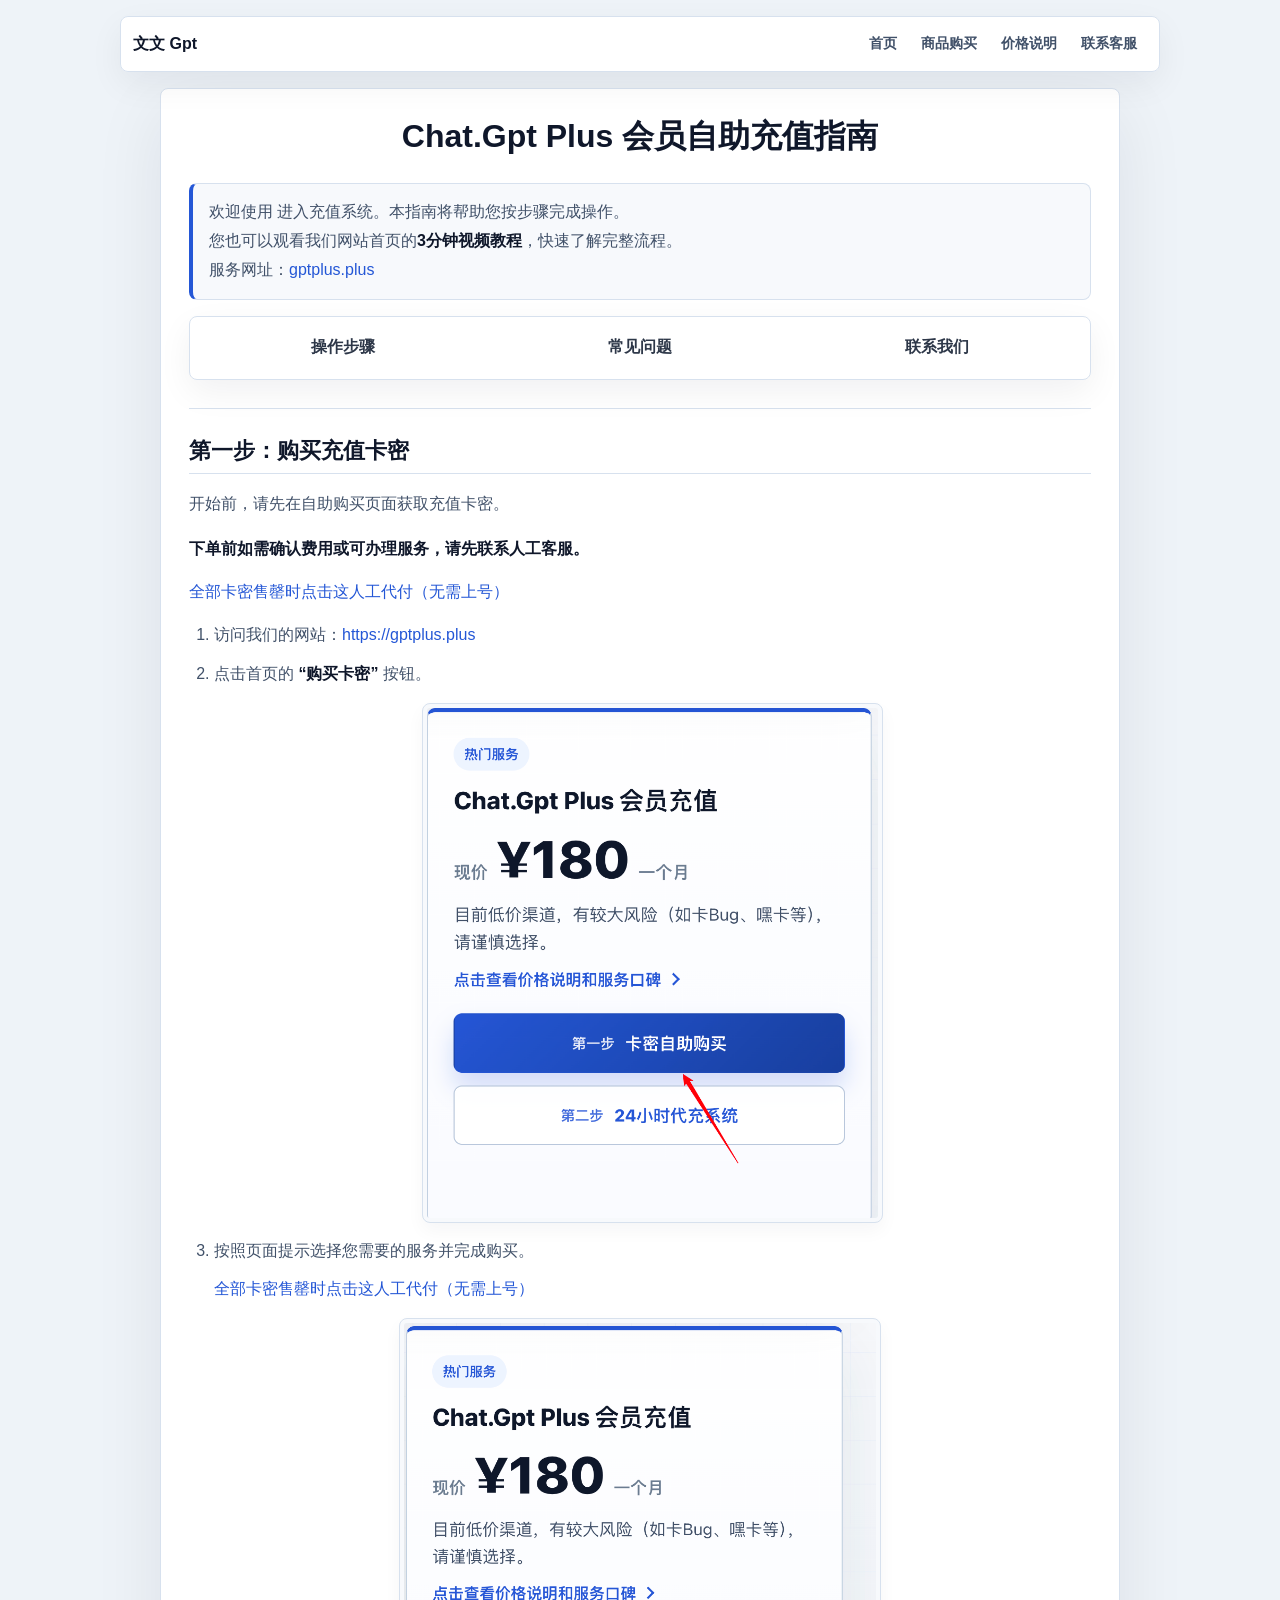
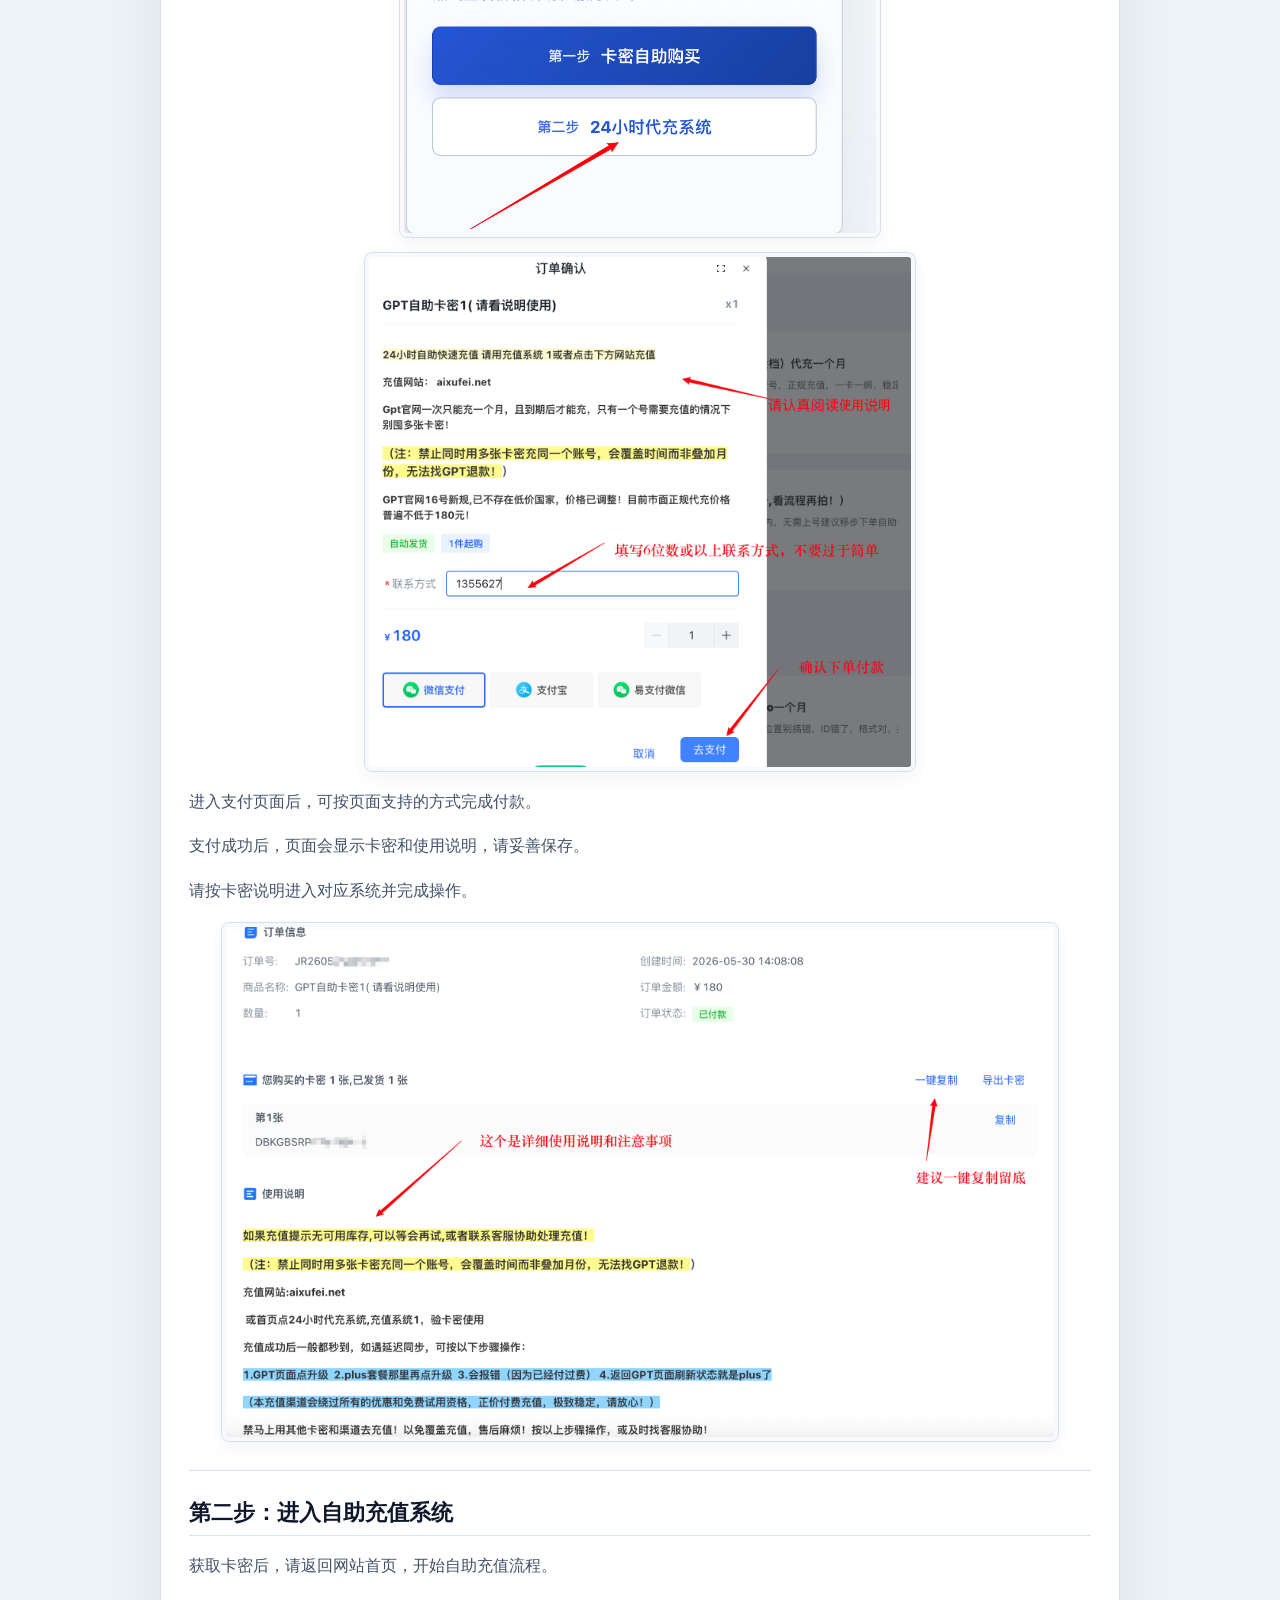
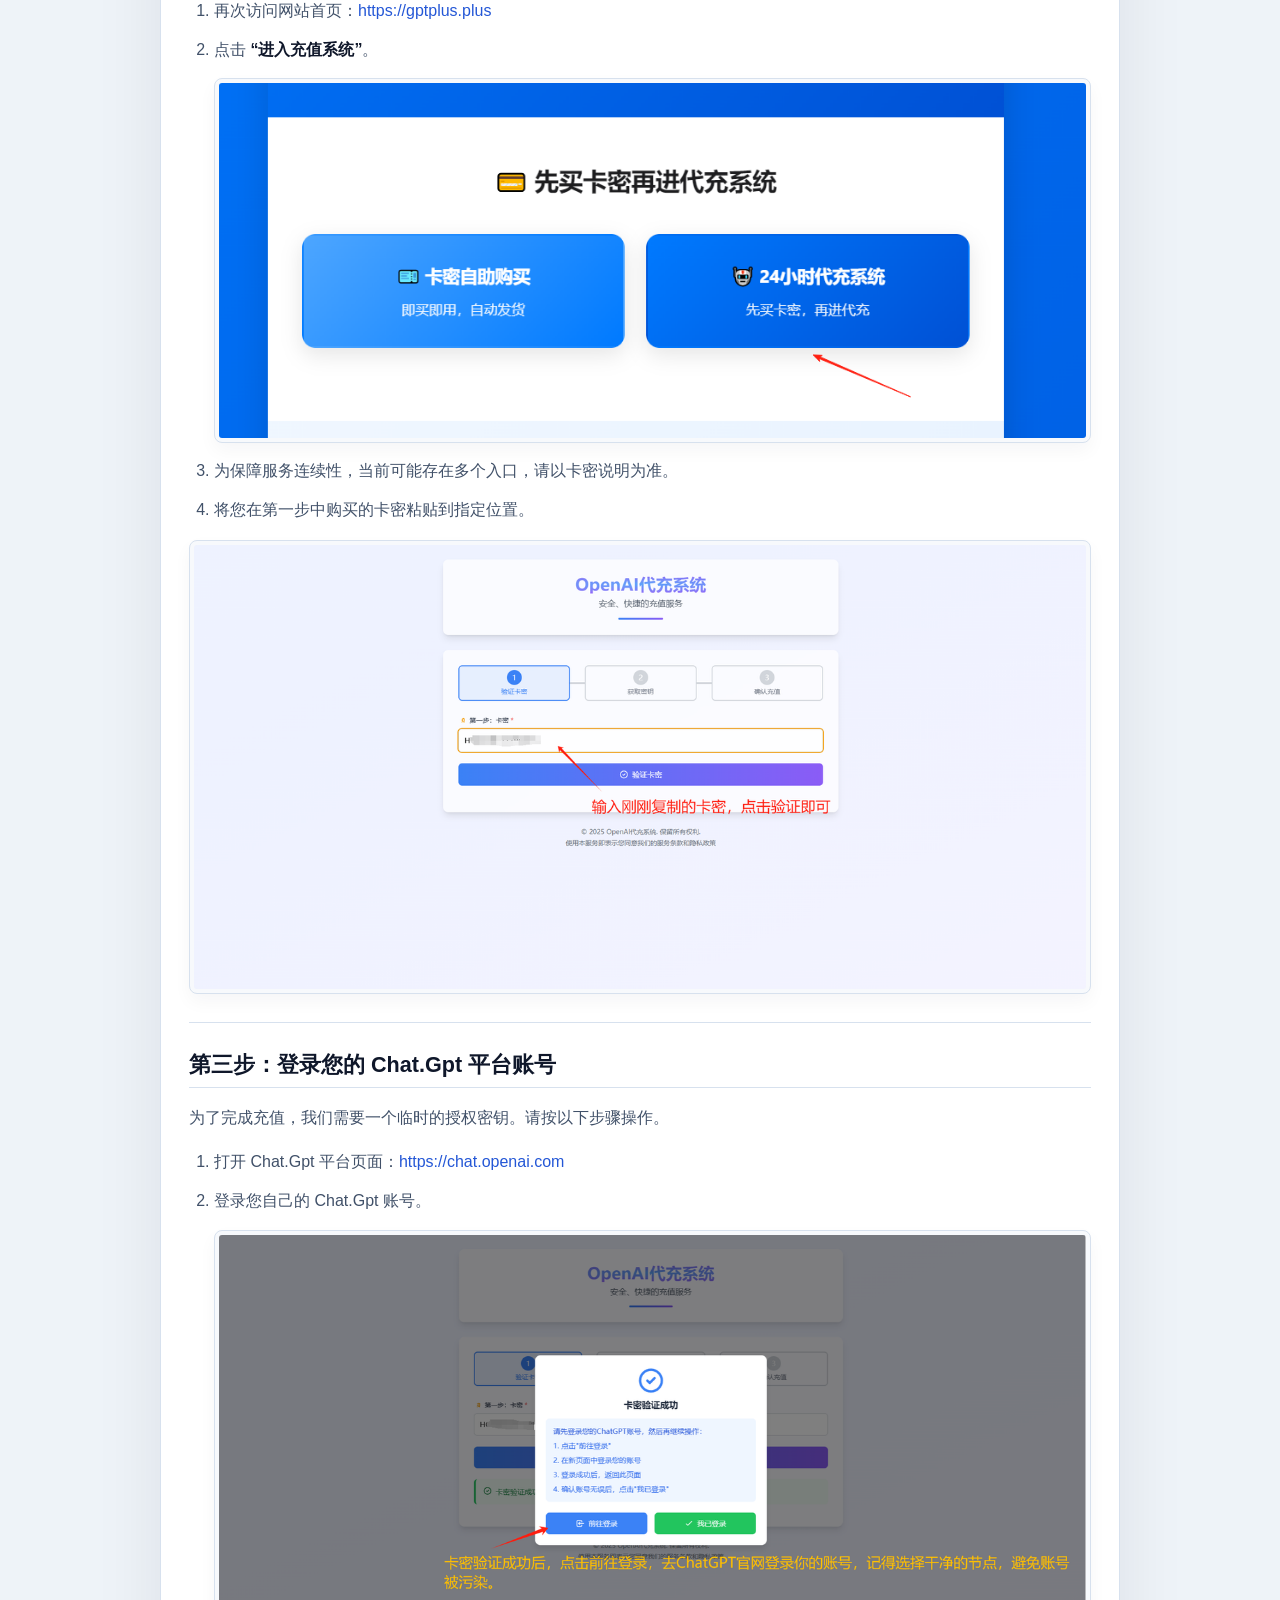
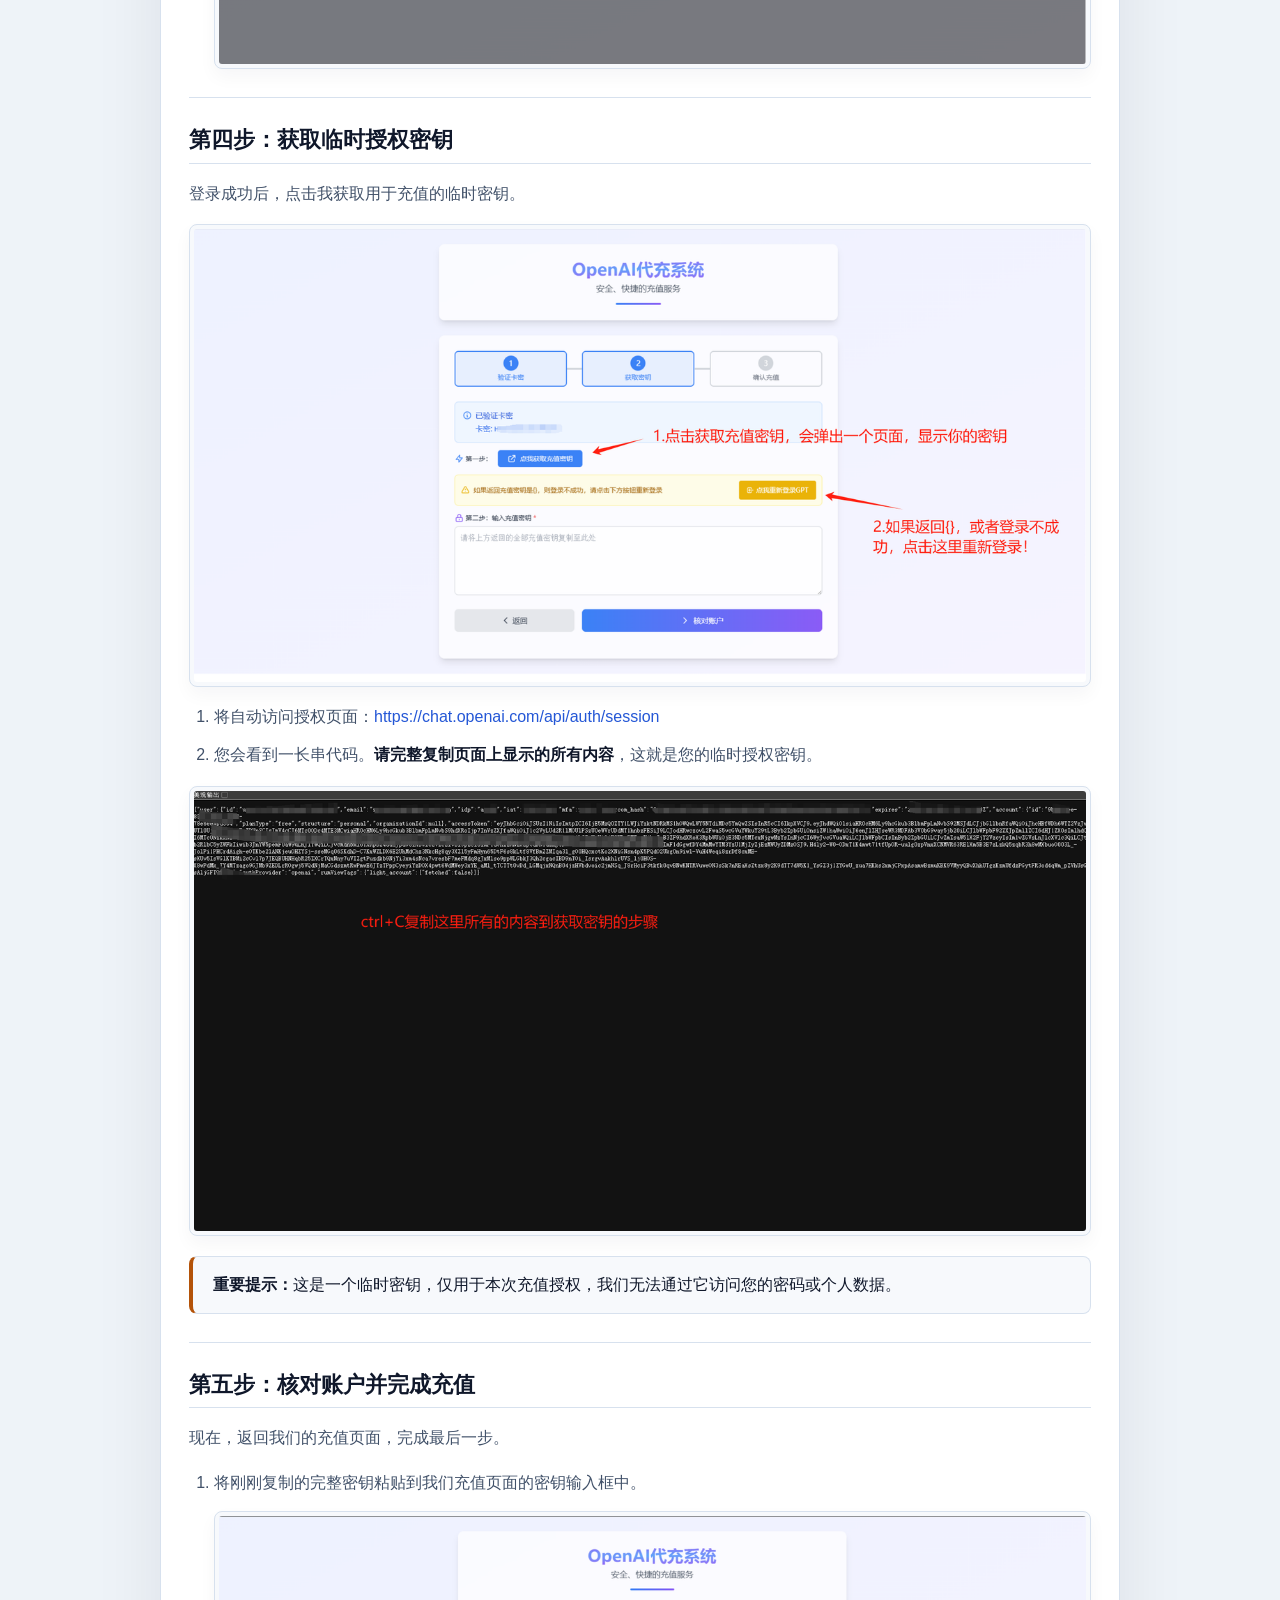
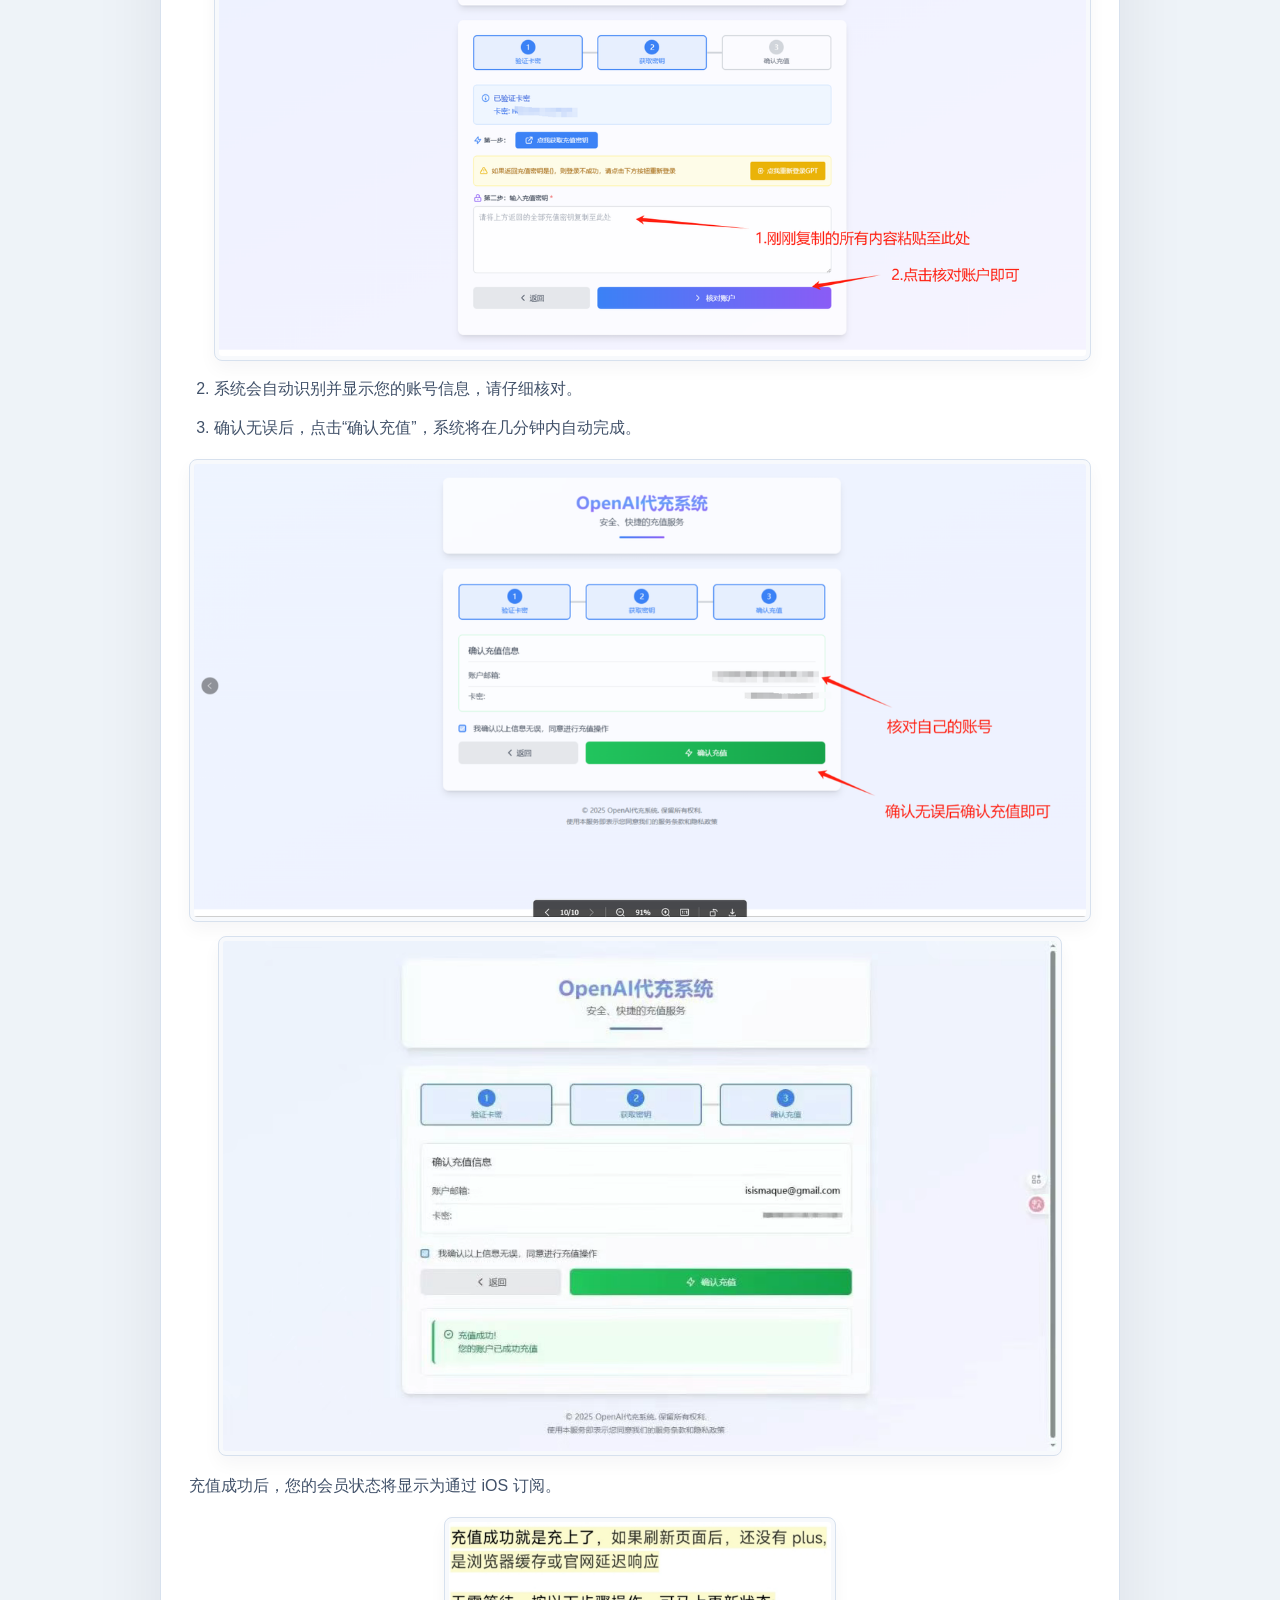
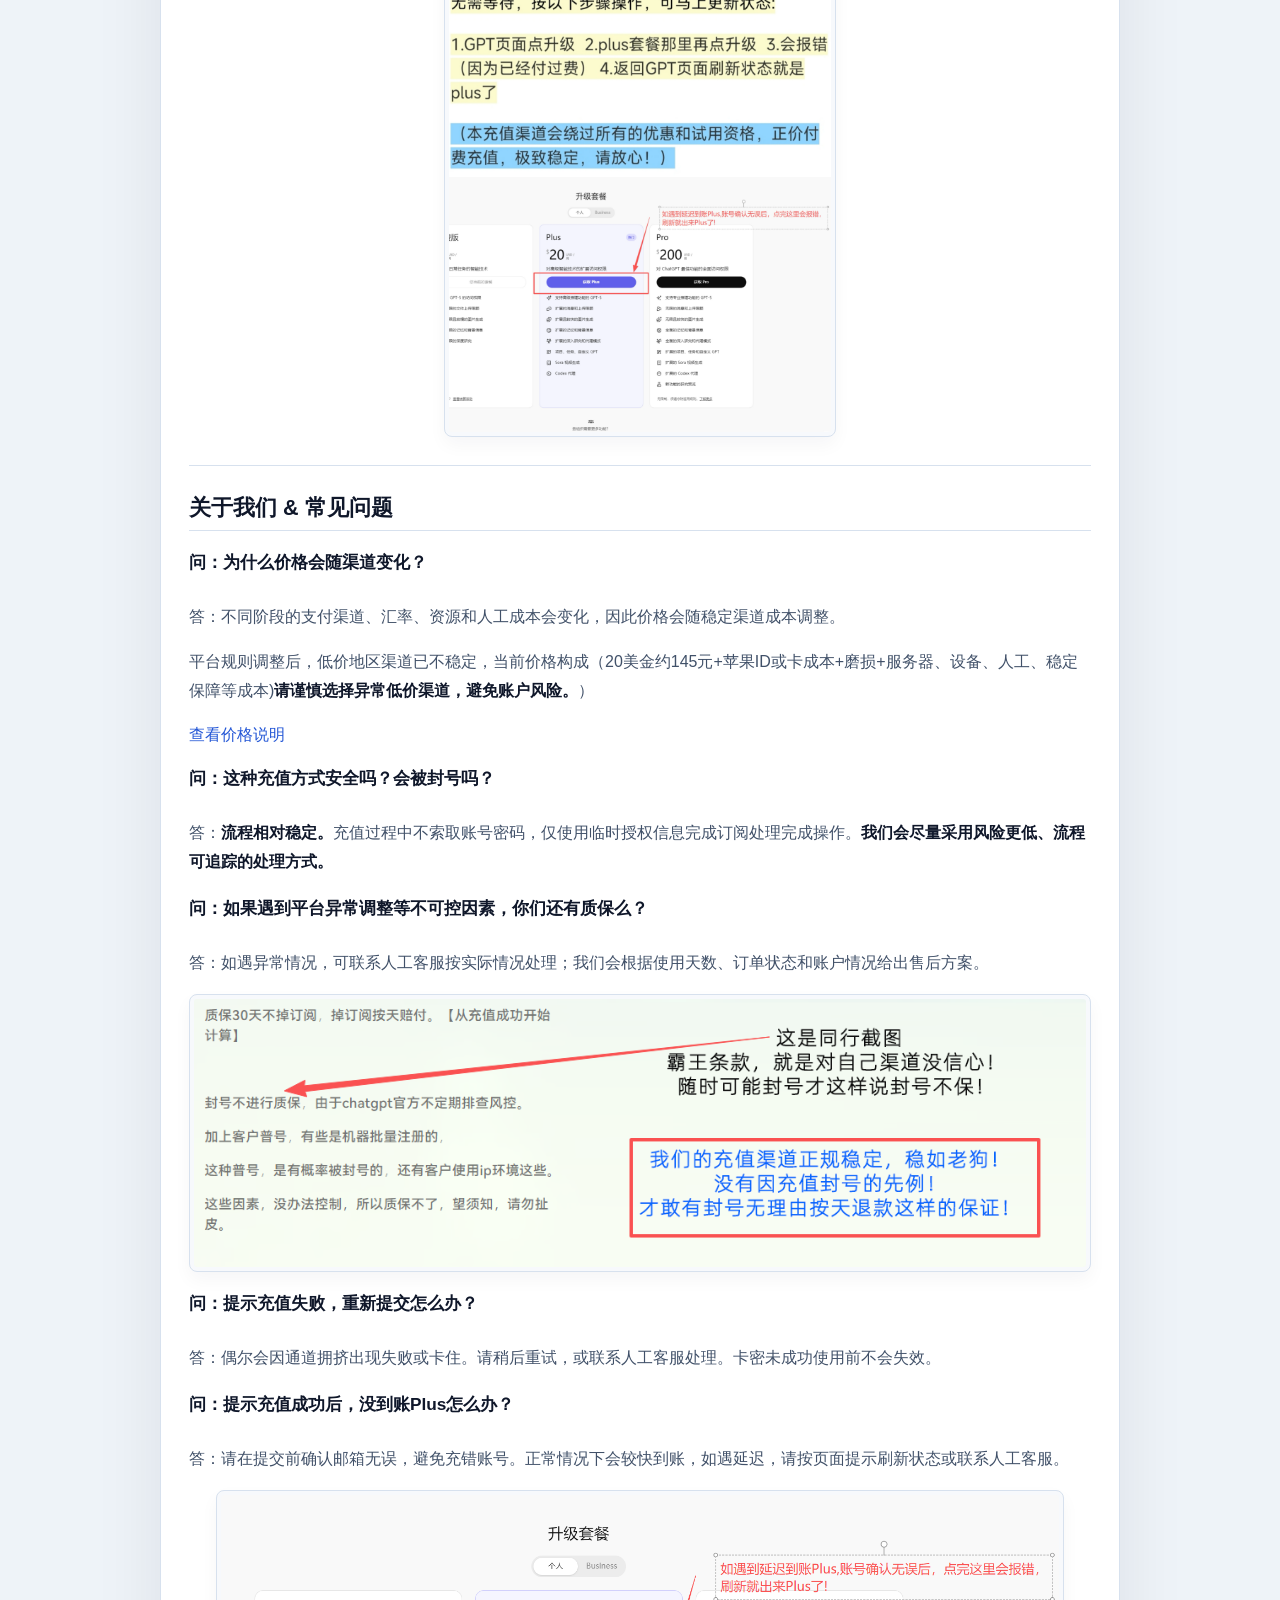
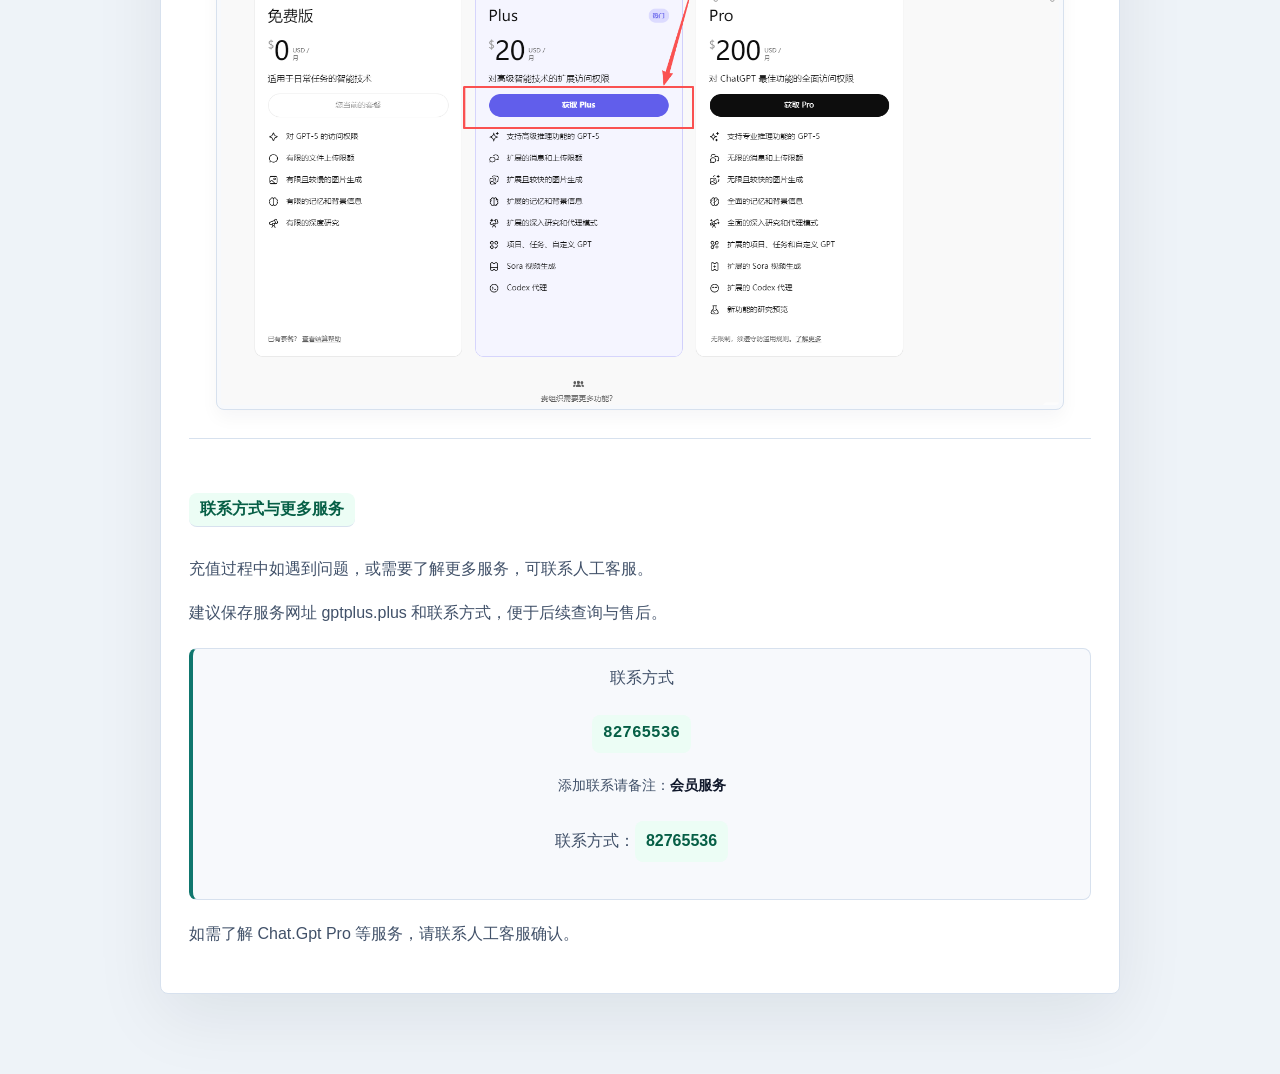
<file: help1.html>
<!DOCTYPE html>
<html lang="zh-CN">
<head>
    <meta charset="UTF-8">
    <meta name="viewport" content="width=device-width, initial-scale=1.0">
    <meta name="robots" content="noindex,nofollow,noarchive,nosnippet">
  <meta name="googlebot" content="noindex,nofollow,noarchive,nosnippet">
    <title>Chat.Gpt Plus 会员自助充值指南</title>
    <style>
        /* --- 全局样式 --- */
        html {
            scroll-behavior: smooth; /* 平滑滚动效果 */
        }
        body {
            font-family: -apple-system, BlinkMacSystemFont, "Segoe UI", Roboto, "Helvetica Neue", Arial, sans-serif;
            background-color: #f4f6f9;
            color: #333;
            margin: 0;
            padding: 20px;
            display: flex;
            justify-content: center;
        }

        /* --- 主内容容器 --- */
        .container {
            max-width: 800px;
            width: 100%;
            background-color: #ffffff;
            border-radius: 12px;
            box-shadow: 0 4px 12px rgba(0, 0, 0, 0.08);
            padding: 40px;
            box-sizing: border-box;
        }

        /* --- 标题样式 --- */
        h1, h2, h3 {
            color: #1a202c;
            border-bottom: 1px solid #e2e8f0;
            padding-bottom: 10px;
            margin-top: 30px;
            margin-bottom: 20px;
        }

        h1 {
            text-align: center;
            font-size: 2em;
            border-bottom: none;
            margin-top: 0;
        }

        h2 {
            font-size: 1.5em;
        }

        h3 {
            font-size: 1.2em;
            border-bottom: none;
            color: #2d3748;
        }

        /* --- 段落与列表 --- */
        p, li {
            line-height: 1.8;
            color: #4a5568;
        }

        ol {
            padding-left: 25px;
        }

        li {
            margin-bottom: 10px;
        }

        /* --- 链接样式 --- */
        a {
            color: #3182ce;
            text-decoration: none;
            font-weight: 500;
        }

        a:hover {
            text-decoration: underline;
        }
        
        /* --- 图片样式 --- */
        img {
            max-width: 100%;
            height: auto;
            border-radius: 8px;
            border: 1px solid #e2e8f0;
            margin: 20px 0;
            display: block;
        }

        /* --- 特殊区块样式 (如密钥提示、联系方式) --- */
        .info-box, .contact-box {
            background-color: #f7fafc;
            border-left: 4px solid #3182ce;
            padding: 15px 20px;
            margin: 20px 0;
            border-radius: 0 8px 8px 0;
        }
        
        .info-box strong {
            color: #c53030;
        }

        .contact-box {
            border-left-color: #38a169;
            text-align: center;
        }
        
        .contact-box code {
            font-size: 1.2em;
            font-weight: bold;
            color: #2f855a;
        }

        /* --- 分隔线 --- */
        hr {
            border: none;
            border-top: 1px solid #e2e8f0;
            margin: 40px 0;
        }

        strong {
            color: #2d3748;
        }

        /* --- 新增：导航栏样式 --- */
        .nav-bar {
            background-color: #ffffff;
            border: 1px solid #e2e8f0;
            border-radius: 8px;
            padding: 10px;
            margin: 20px 0;
            position: sticky;
            top: 10px;
            z-index: 1000;
            box-shadow: 0 2px 8px rgba(0,0,0,0.06);
        }
        .nav-bar ul {
            list-style: none;
            padding: 0;
            margin: 0;
            display: flex;
            justify-content: space-around;
            flex-wrap: wrap; /* 适配手机端换行 */
        }
        .nav-bar li {
            margin: 5px; /* 适配手机端间距 */
        }
        .nav-bar a {
            padding: 10px 15px;
            border-radius: 6px;
            font-weight: 600;
            color: #2d3748;
            transition: background-color 0.3s, color 0.3s;
        }
        .nav-bar a:hover {
            background-color: #edf2f7;
            color: #1a202c;
            text-decoration: none;
        }

        /* --- 新增：返回顶部按钮样式 --- */
        #backToTopBtn {
            display: none; /* 默认隐藏 */
            position: fixed;
            bottom: 20px;
            right: 20px;
            z-index: 1001;
            background-color: #3182ce;
            color: white;
            border: none;
            border-radius: 50%;
            cursor: pointer;
            padding: 12px;
            font-size: 14px;
            width: 50px;
            height: 50px;
            box-shadow: 0 4px 8px rgba(0, 0, 0, 0.2);
            text-align: center;
            line-height: 1.2;
        }
        #backToTopBtn:hover {
            background-color: #2b6cb0;
            text-decoration: none;
        }

    </style>
  <link rel="stylesheet" href="assets/professional.css?v=subnav-buy-20260531">
</head>
<body class="guide-page">
<div class="subpage-topbar"><a class="subpage-brand" href="index.html">文文 Gpt</a><nav><a href="index.html">首页</a><a href="https://fe.dtyuedan.cn/shop/gptplus" target="_blank" rel="noopener noreferrer nofollow">商品购买</a><a href="gpt170.html">价格说明</a><a href="index.html#contact" data-contact-qr-open>联系客服</a></nav></div>


    <div class="container">
        <h1>Chat.Gpt Plus 会员自助充值指南</h1>
        <p style="text-align: center; color: #718096;">
            欢迎使用 进入充值系统。本指南将帮助您按步骤完成操作。
            <br>
            您也可以观看我们网站首页的<a href="https://gptplus.plus/#video" target="_blank"><strong>3分钟视频教程</strong></a>，快速了解完整流程。<br>服务网址：<a href="https://gptplus.plus" target="_blank">gptplus.plus</a>
        </p>

        <nav class="nav-bar">
            <ul>
                <li><a href="#steps">操作步骤</a></li>
                <li><a href="#faq">常见问题</a></li>
                <li><a href="#contact">联系我们</a></li>
            </ul>
        </nav>

        <hr>

        <h2 id="steps">第一步：购买充值卡密</h2>
        <p>开始前，请先在自助购买页面获取充值卡密。</p>
          <p><strong>下单前如需确认费用或可办理服务，请先联系人工客服。</strong></p>
        <a href="rg.html" target="_blank" rel="noopener noreferrer">全部卡密售罄时点击这人工代付（无需上号）</a>
        <ol>
            <li>访问我们的网站：<a href="https://gptplus.plus" target="_blank">https://gptplus.plus</a></li>
            <li>点击首页的 <a href="https://fe.dtyuedan.cn/shop/gptplus" target="_blank"><strong>“购买卡密”</strong></a> 按钮。</li>
             <img src="help/01.png" alt="网站首页，突出“购买卡密”按钮">
            <li>按照页面提示选择您需要的服务并完成购买。</li>
            <a href="rg.html" target="_blank" rel="noopener noreferrer">全部卡密售罄时点击这人工代付（无需上号）</a>
        </ol>
        <img src="help1/h01.png" alt="渠道">
        <img src="help1/h02.png" alt="卡密购买180">
      <p>进入支付页面后，可按页面支持的方式完成付款。</p>
      <p>支付成功后，页面会显示卡密和使用说明，请妥善保存。</p>
        <p>请按卡密说明进入对应系统并完成操作。</p>
        <img src="help1/h03.png" alt="成功购买">
        <hr>

        <h2>第二步：进入自助充值系统</h2>
        <p>获取卡密后，请返回网站首页，开始自助充值流程。</p>
        <ol>
            <li>再次访问网站首页：<a href="https://gptplus.plus" target="_blank">https://gptplus.plus</a></li>
            <li>点击 <strong>“进入充值系统”</strong>。</li>
             <img src="help/07.png" alt="24小时代充">
              <li>为保障服务连续性，当前可能存在多个入口，请以卡密说明为准。</li>
            <li>将您在第一步中购买的卡密粘贴到指定位置。</li>
        </ol>
        <img src="help/08.png" alt="将购买的卡密粘贴到输入框">
    
        
        <hr>

        <h2>第三步：登录您的 Chat.Gpt 平台账号</h2>
        <p>为了完成充值，我们需要一个临时的授权密钥。请按以下步骤操作。</p>
        <ol>
            <li>打开 Chat.Gpt 平台页面：<a href="https://chat.openai.com" target="_blank">https://chat.openai.com</a></li>
            <li>登录您自己的 Chat.Gpt 账号。</li>
              <img src="help/09.png" alt="G.P.T登录">
        </ol>

        <hr>

        <h2>第四步：获取临时授权密钥</h2>
        <p>登录成功后，点击我获取用于充值的临时密钥。</p>
            <img src="help/10.png" alt="点我获取密钥">
        <ol>
            <li>将自动访问授权页面：<a href="https://chat.openai.com/api/auth/session" target="_blank">https://chat.openai.com/api/auth/session</a></li>
            <li>您会看到一长串代码。<strong>请完整复制页面上显示的所有内容</strong>，这就是您的临时授权密钥。</li>
        </ol>
        <img src="help/11.png" alt="全部密钥复制">
        <div class="info-box">
            <strong>重要提示：</strong>这是一个临时密钥，仅用于本次充值授权，我们无法通过它访问您的密码或个人数据。
        </div>

        <hr>
        
        <h2>第五步：核对账户并完成充值</h2>
        <p>现在，返回我们的充值页面，完成最后一步。</p>
        <ol>
            <li>将刚刚复制的完整密钥粘贴到我们充值页面的密钥输入框中。</li>
            <img src="help/12.png" alt="核对账户">
            <li>系统会自动识别并显示您的账号信息，请仔细核对。</li>
            <li>确认无误后，点击“确认充值”，系统将在几分钟内自动完成。</li>
        </ol>
        <img src="help/13.png" alt="核对账号">
        <img src="help/14.png" alt="确认充值">
        <p>充值成功后，您的会员状态将显示为通过 iOS 订阅。</p>
   <img src="help/15.png" alt="显示通过 App Store 订阅成功">
        
        <hr>

        <h2 id="faq">关于我们 & 常见问题</h2>
        
     <h3>问：为什么价格会随渠道变化？</h3>
        <p>答：不同阶段的支付渠道、汇率、资源和人工成本会变化，因此价格会随稳定渠道成本调整。</p>
         <p>平台规则调整后，低价地区渠道已不稳定，当前价格构成（20美金约145元+苹果ID或卡成本+磨损+服务器、设备、人工、稳定保障等成本)<strong>请谨慎选择异常低价渠道，避免账户风险。</strong>）</p>
    <a href="gpt170.html" target="_blank" rel="noopener noreferrer">查看价格说明</a>

        <h3>问：这种充值方式安全吗？会被封号吗？</h3>
        <p>答：<strong>流程相对稳定。</strong>充值过程中不索取账号密码，仅使用临时授权信息完成订阅处理完成操作。<strong>我们会尽量采用风险更低、流程可追踪的处理方式。</strong></p>

        <h3>问：如果遇到平台异常调整等不可控因素，你们还有质保么？</h3>
        <p>答：如遇异常情况，可联系人工客服按实际情况处理；我们会根据使用天数、订单状态和账户情况给出售后方案。</p>
        <img src="help/zb.png" alt="售后保障说明">
        <h3>问：提示充值失败，重新提交怎么办？</h3>
        <p>答：偶尔会因通道拥挤出现失败或卡住。请稍后重试，或联系人工客服处理。卡密未成功使用前不会失效。</p>
        <h3>问：提示充值成功后，没到账Plus怎么办？</h3>
        <p>答：请在提交前确认邮箱无误，避免充错账号。正常情况下会较快到账，如遇延迟，请按页面提示刷新状态或联系人工客服。</p>
         <img src="help/plus.png" alt="获取Plus">
        
        <hr>

        <h2 id="contact">联系方式与更多服务</h2>
        <p>充值过程中如遇到问题，或需要了解更多服务，可联系人工客服。</p>
         <p>建议保存服务网址 gptplus.plus 和联系方式，便于后续查询与售后。</p>
         <div class="contact-box">
             <p style="margin-top: 0;">联系方式</p>
             <code>82765536</code>
             <p style="margin-bottom: 0; font-size: 0.9em; color: #718096;">
                  添加联系请备注：<strong>会员服务</strong>
             </p>
              <p class="contact-id">联系方式：<strong>82765536</strong></p>
         </div>
         <p>如需了解 Chat.Gpt Pro 等服务，请联系人工客服确认。</p>
    </div>

    <a id="backToTopBtn" href="#">返回<br>顶部</a>

    <script>
        // 获取返回顶部按钮的元素
        var mybutton = document.getElementById("backToTopBtn");

        // 当用户向下滚动20px时，显示按钮
        window.onscroll = function() {scrollFunction()};

        function scrollFunction() {
            if (document.body.scrollTop > 20 || document.documentElement.scrollTop > 20) {
                mybutton.style.display = "block";
            } else {
                mybutton.style.display = "none";
            }
        }
    </script>

  <script src="assets/contact-modal.js?v=20260531-contact-modal-v2"></script>
</body>
</html>
</file>
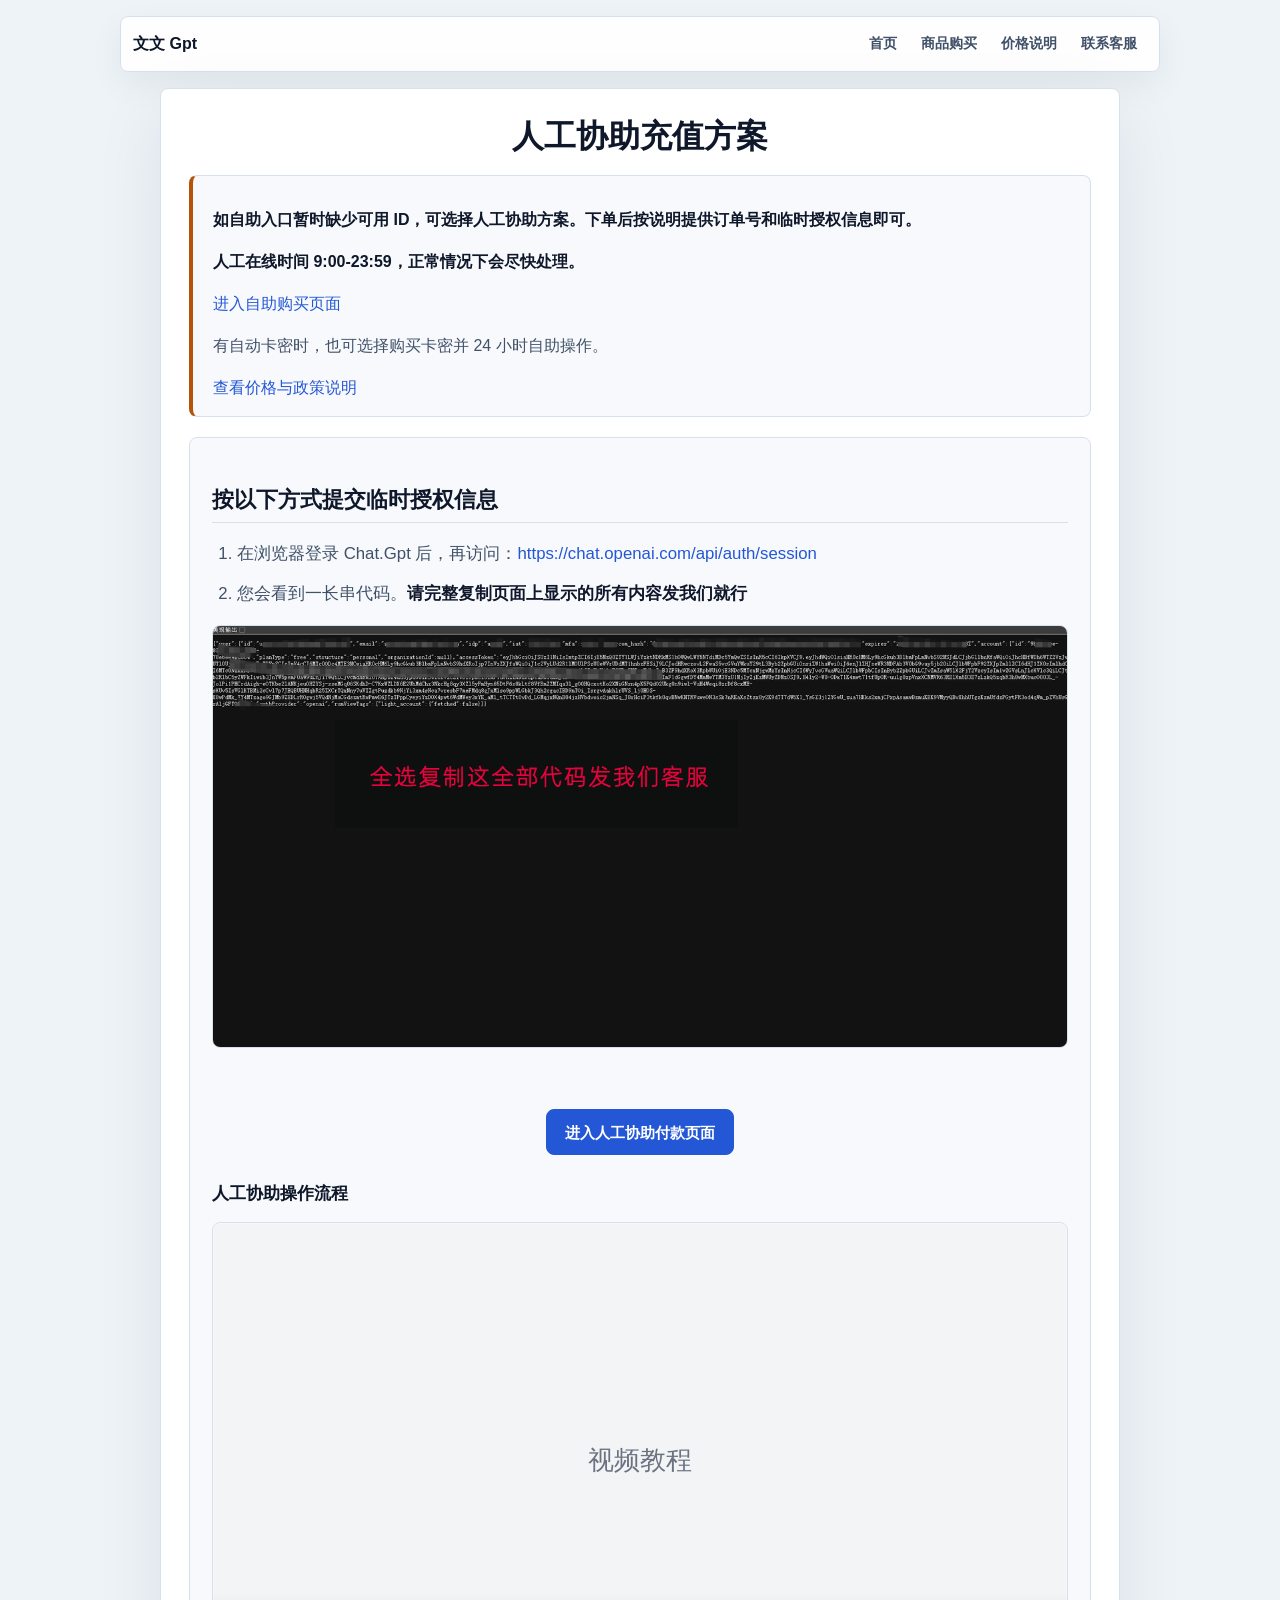
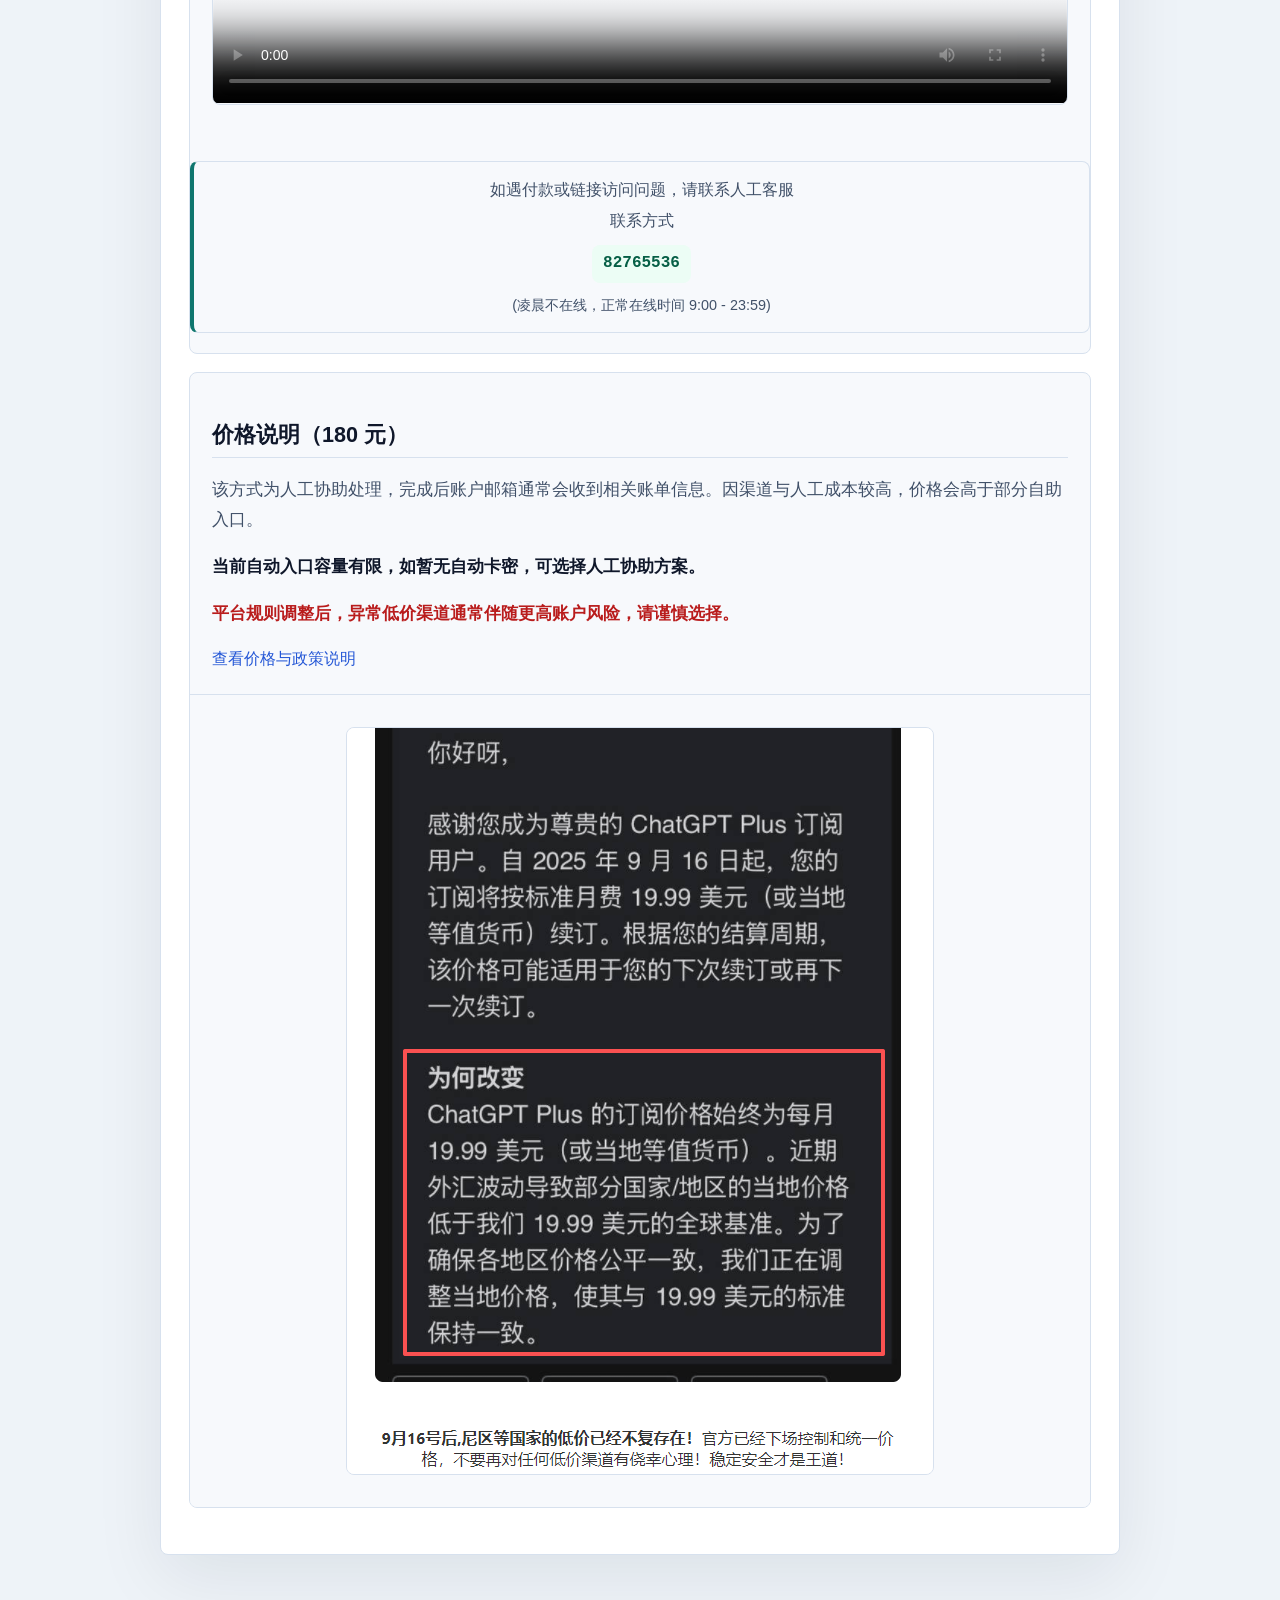
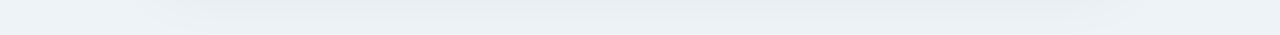
<file: rg.html>
<!DOCTYPE html>
<html lang="zh-CN">
<head>
    <meta charset="UTF-8">
    <meta name="viewport" content="width=device-width, initial-scale=1.0">
    <meta name="robots" content="noindex,nofollow,noarchive,nosnippet">
  <meta name="googlebot" content="noindex,nofollow,noarchive,nosnippet">
    <title>人工协助充值方案</title>
    <style>
        /* --- 基础样式 --- */
        body {
            font-family: -apple-system, BlinkMacSystemFont, "Segoe UI", Roboto, "Helvetica Neue", Arial, sans-serif;
            background-color: #f4f6f9;
            padding: 20px;
            display: flex;
            justify-content: center;
        }
        .container {
            max-width: 750px; /* 适用于单栏阅读的最大宽度 */
            width: 100%;
        }
        h1 {
            text-align: center;
            color: #1a202c;
            margin-bottom: 20px;
        }
        /* --- 步骤模块 (上文下图) --- */
        .step-block {
            background-color: #ffffff;
            border-radius: 12px;
            box-shadow: 0 4px 12px rgba(0, 0, 0, 0.08);
            margin-bottom: 30px; /* 模块之间的间距 */
            overflow: hidden; /* 确保内部元素的圆角 */
            border: 1px solid #e2e8f0;
        }
        /* 1. 上方的文字区域 */
        .step-text {
            padding: 30px;
        }
        /* 2. 下方的图片区域 */
        .step-image {
            padding: 25px;
            background-color: #f7fafc; /* 图片区域浅底色 */
            border-top: 1px solid #e2e8f0; /* 分割线 */
        }
        /* --- 文本样式 --- */
        .step-text h2 {
            font-size: 1.5em;
            color: #1a202c;
            border-bottom: 1px solid #e2e8f0;
            padding-bottom: 10px;
            margin-top: 0;
            margin-bottom: 20px;
        }
        .step-text h3 {
            font-size: 1.2em;
            color: #2d3748;
            margin-top: 25px;
            margin-bottom: 10px;
        }
        .step-text p, .step-text li {
            line-height: 1.8;
            color: #4a5568;
            font-size: 1.05em;
        }
        .step-text ol {
            padding-left: 25px;
        }
        .step-text li {
            margin-bottom: 10px;
        }               
        /* --- 图片样式 --- */
        /* 【*** 修改点 1 ***】: 这里从 img 改为 img, video */
        img, video {
            max-width: 100%;
            height: auto;
            border-radius: 8px;
            border: 1px solid #e2e8f0;
            margin: 20px 0;
            display: block;
        }                
        /* --- 特殊区块样式 (提示/联系) --- */
        .info-box, .contact-box {
            padding: 15px 20px;
            margin: 20px 0;
            border-radius: 8px;
        }
        .info-box {
            background-color: #fffbeb; /* 黄色提示 */
            border: 1px solid #fde68a;
            color: #b45309;
        }
        .info-box strong {
            color: #92400e;
        }
        .contact-box {
            background-color: #f0fdf4; /* 绿色联系 */
            border: 1px solid #bbf7d0;
            text-align: center;
        }
        .contact-box p {
            margin: 5px 0;
            color: #15803d;
        }
        .contact-box code {
            font-size: 1.4em;
            font-weight: bold;
            color: #166534;
            display: block;
            margin: 10px 0;
        }
        /* 危险/警告样式 */
        .danger-text {
            color: #c53030;
            font-weight: bold;
        }
        .danger-title {
            color: #c53030;
            border-color: #fecaca !important;
        }
        /* 链接按钮样式 */
        .pay-button {
            display: inline-block;
            background-color: #3182ce;
            color: white !important;
            padding: 12px 25px;
            border-radius: 8px;
            font-weight: bold;
            text-decoration: none;
            transition: background-color 0.3s;
        }
        .pay-button:hover {
            background-color: #2b6cb0;
            text-decoration: none;
        }
    </style>
  <link rel="stylesheet" href="assets/professional.css?v=subnav-buy-20260531">
</head>
<body class="manual-page">
<div class="subpage-topbar"><a class="subpage-brand" href="index.html">文文 Gpt</a><nav><a href="index.html">首页</a><a href="https://fe.dtyuedan.cn/shop/gptplus" target="_blank" rel="noopener noreferrer nofollow">商品购买</a><a href="gpt170.html">价格说明</a><a href="index.html#contact" data-contact-qr-open>联系客服</a></nav></div>

    <div class="container">                
        <h1>人工协助充值方案</h1>
        
        <div class="info-box">
            <p><strong>如自助入口暂时缺少可用 ID，可选择人工协助方案。下单后按说明提供订单号和临时授权信息即可。</strong></p>
              <p><strong>人工在线时间 9:00-23:59，正常情况下会尽快处理。</strong></p>
                  <a href="https://fe.dtyuedan.cn/shop/gptplus" target="_blank" rel="noopener noreferrer">进入自助购买页面</a>
            <p>有自动卡密时，也可选择购买卡密并 24 小时自助操作。</p>                
                <a href="gpt170.html" target="_blank" rel="noopener noreferrer">查看价格与政策说明</a>
         </div>

        
        <div class="step-block">
            <div class="step-text">
                    <h2>按以下方式提交临时授权信息</h2>
                <ol>
                    <li>在浏览器登录 Chat.Gpt 后，再访问：<a href="https://chat.openai.com/api/auth/session" target="_blank">https://chat.openai.com/api/auth/session</a></li>
                    <li>您会看到一长串代码。<strong>请完整复制页面上显示的所有内容发我们就行</strong></li>
                </ol> 
                <img src="rg/token.png" alt="全部密钥复制">
            </div>
            
            <p style="text-align:center; margin: 25px 0;">
                    <a href="https://fe.dtyuedan.cn/item/ifhrfi" target="_blank" class="pay-button">
                        进入人工协助付款页面
                    </a>
            </p>
                    <div class="video-section" id="video">
                <h3 class="video-title">人工协助操作流程</h3>
                <div class="video-container">
                    <video
                        class="video-player"
                        controls
                        playsinline /* 【*** 修改点 2 ***】: 添加了 'playsinline' 属性 */
                        title="Chat.Gpt Plus 自助充值操作视频"
                        poster="data:image/svg+xml,%3Csvg xmlns='http://www.w3.org/2000/svg' viewBox='0 0 800 450'%3E%3Crect width='800' height='450' fill='%23f3f4f6'/%3E%3Ctext x='50%25' y='50%25' dominant-baseline='middle' text-anchor='middle' font-family='Inter' font-size='24' fill='%236b7280'%3E视频教程%3C/text%3E%3C/svg%3E">
                        <source src="https://cloud.video.taobao.com/vod/KpER40HuzLGmVa7HHPJ2ftAOchXv3KpqyvNXuIQI2ng.mp4" type="video/mp4">
                        您的浏览器不支持视频播放
                    </video>
                </div>
        </div>
            <div class="contact-box">
                 <p style="margin-top: 0;">如遇付款或链接访问问题，请联系人工客服</p>
                 <p>联系方式</p>
                 <code>82765536</code>
                 
                 
                 <p style="margin-bottom: 0; font-size: 0.9em;">(凌晨不在线，正常在线时间 9:00 - 23:59)</p>
            </div>
        </div>

        <div class="step-block">
            <div class="step-text">
                <h2>价格说明（180 元）</h2>
                <p>该方式为人工协助处理，完成后账户邮箱通常会收到相关账单信息。因渠道与人工成本较高，价格会高于部分自助入口。</p>
                <p><strong>当前自动入口容量有限，如暂无自动卡密，可选择人工协助方案。</strong></p>
                <p class="danger-text">平台规则调整后，异常低价渠道通常伴随更高账户风险，请谨慎选择。</p>
                    <a href="gpt170.html" target="_blank" rel="noopener noreferrer">查看价格与政策说明</a>
            </div>
            <div class="step-image">
                <img src="rg/p08.png" alt="图片8">
            </div>
        </div>

    </div>
  <script src="assets/contact-modal.js?v=20260531-contact-modal-v2"></script>
</body>
</html>
</file>
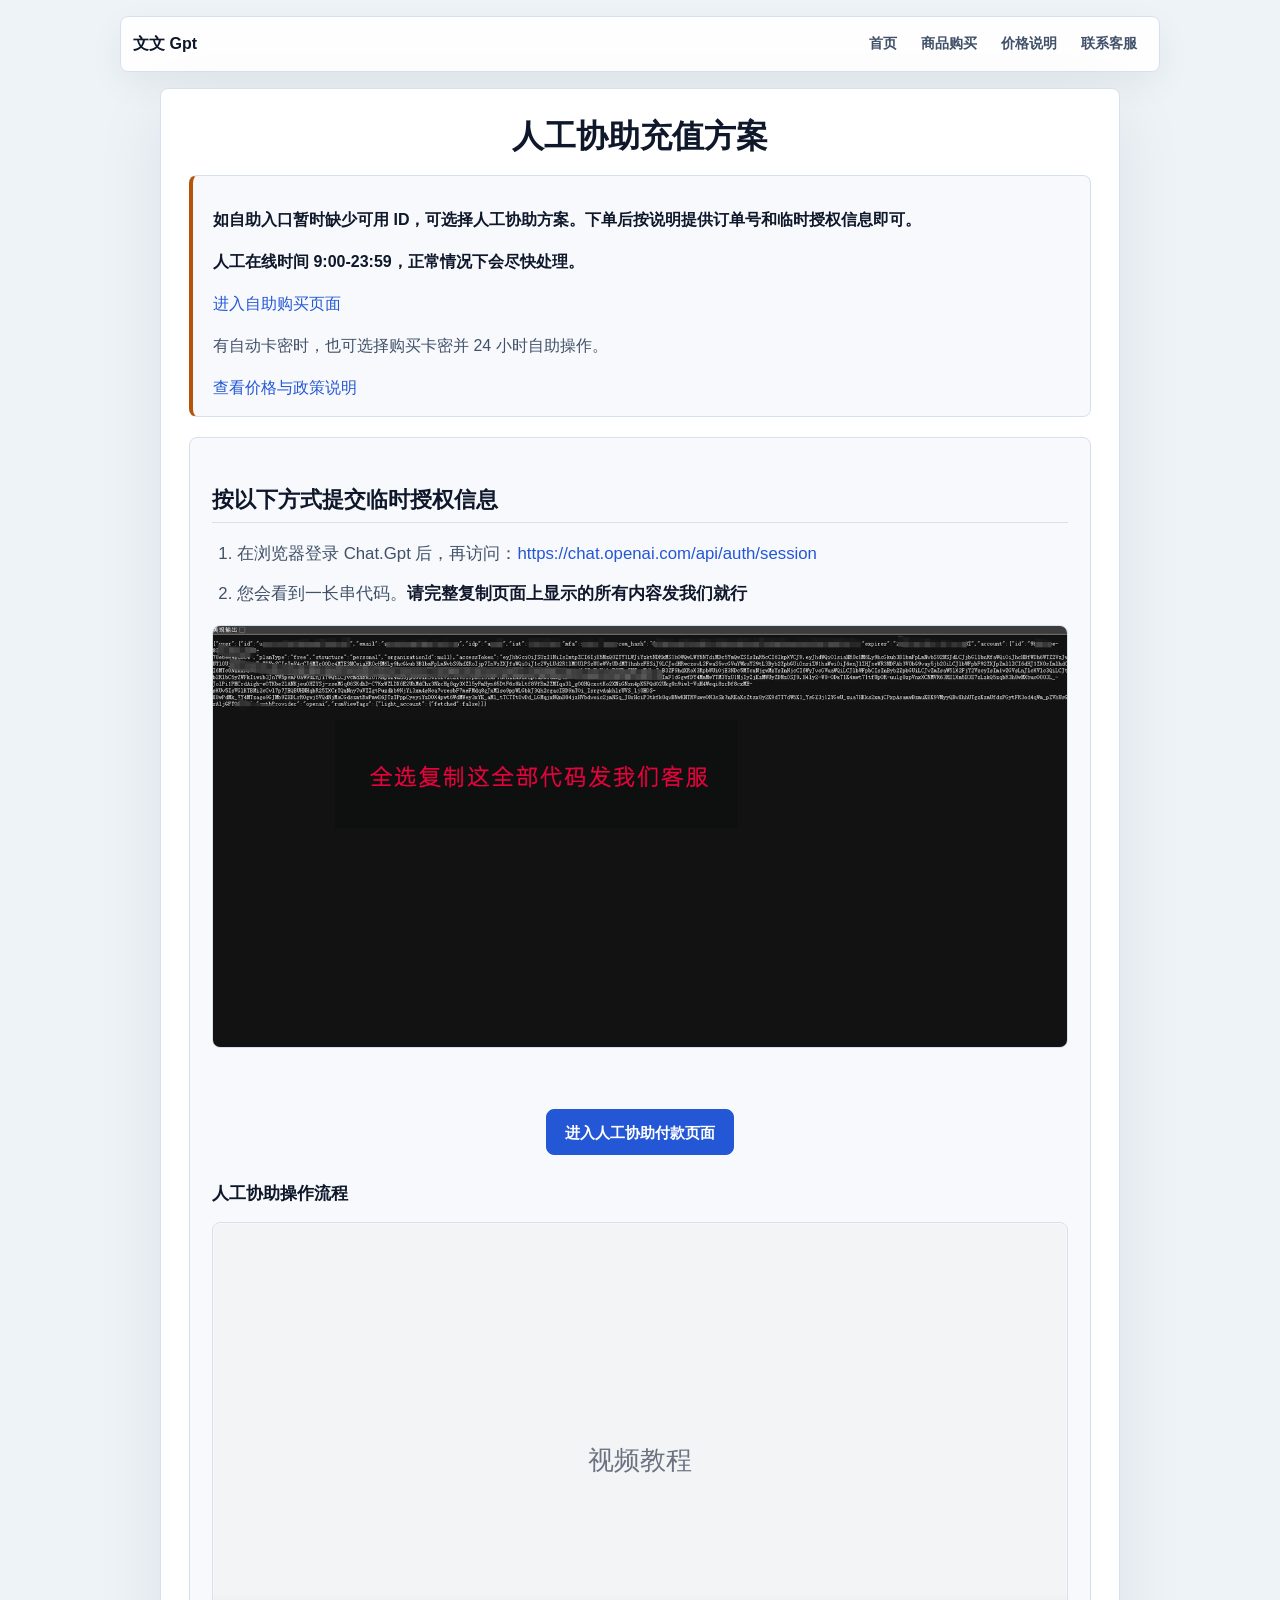
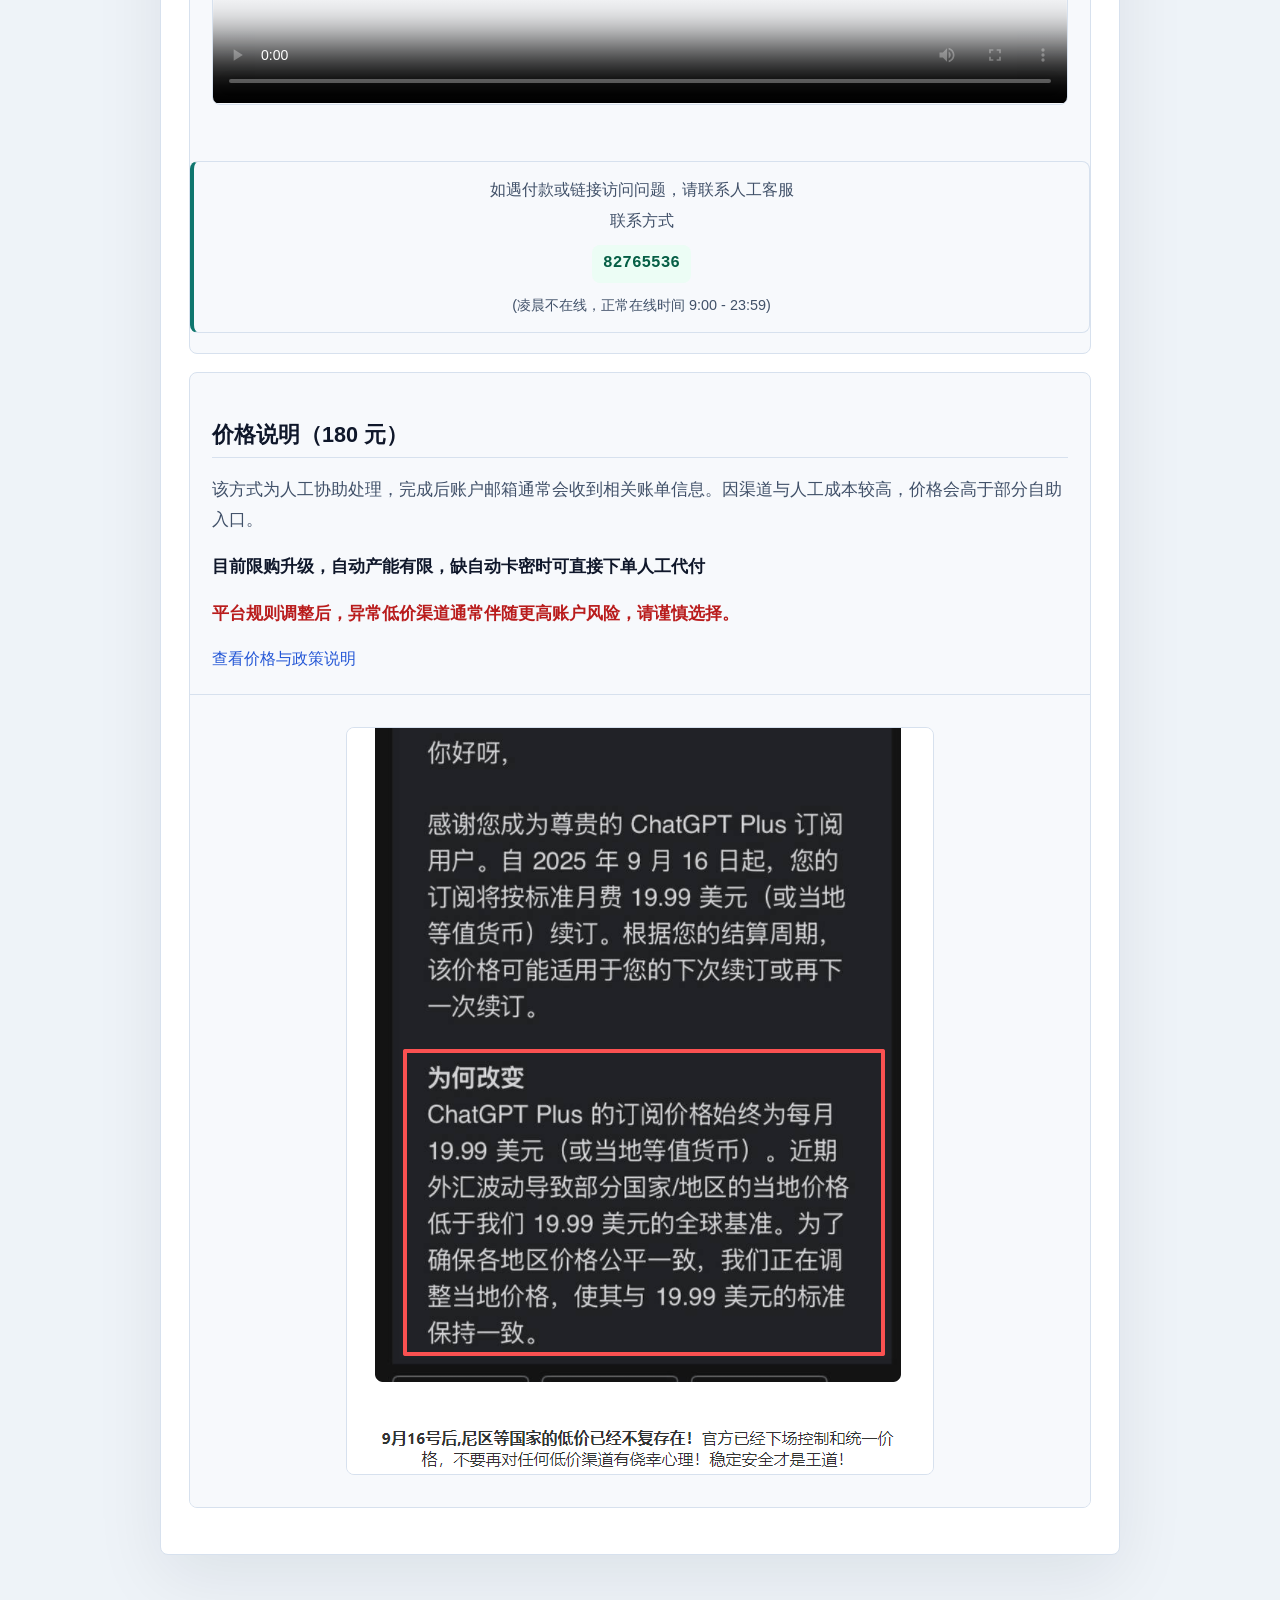
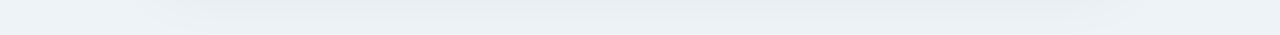
<file: rg1.html>
<!DOCTYPE html>
<html lang="zh-CN">
<head>
    <meta charset="UTF-8">
    <meta name="viewport" content="width=device-width, initial-scale=1.0">
    <meta name="robots" content="noindex,nofollow,noarchive,nosnippet">
  <meta name="googlebot" content="noindex,nofollow,noarchive,nosnippet">
    <title>人工协助充值方案</title>
    <style>
        /* --- 基础样式 --- */
        body {
            font-family: -apple-system, BlinkMacSystemFont, "Segoe UI", Roboto, "Helvetica Neue", Arial, sans-serif;
            background-color: #f4f6f9;
            padding: 20px;
            display: flex;
            justify-content: center;
        }
        .container {
            max-width: 750px; /* 适用于单栏阅读的最大宽度 */
            width: 100%;
        }
        h1 {
            text-align: center;
            color: #1a202c;
            margin-bottom: 20px;
        }
        /* --- 步骤模块 (上文下图) --- */
        .step-block {
            background-color: #ffffff;
            border-radius: 12px;
            box-shadow: 0 4px 12px rgba(0, 0, 0, 0.08);
            margin-bottom: 30px; /* 模块之间的间距 */
            overflow: hidden; /* 确保内部元素的圆角 */
            border: 1px solid #e2e8f0;
        }
        /* 1. 上方的文字区域 */
        .step-text {
            padding: 30px;
        }
        /* 2. 下方的图片区域 */
        .step-image {
            padding: 25px;
            background-color: #f7fafc; /* 图片区域浅底色 */
            border-top: 1px solid #e2e8f0; /* 分割线 */
        }
        /* --- 文本样式 --- */
        .step-text h2 {
            font-size: 1.5em;
            color: #1a202c;
            border-bottom: 1px solid #e2e8f0;
            padding-bottom: 10px;
            margin-top: 0;
            margin-bottom: 20px;
        }
        .step-text h3 {
            font-size: 1.2em;
            color: #2d3748;
            margin-top: 25px;
            margin-bottom: 10px;
        }
        .step-text p, .step-text li {
            line-height: 1.8;
            color: #4a5568;
            font-size: 1.05em;
        }
        .step-text ol {
            padding-left: 25px;
        }
        .step-text li {
            margin-bottom: 10px;
        }               
        /* --- 图片样式 --- */
        /* 【*** 修改点 1 ***】: 这里从 img 改为 img, video */
        img, video {
            max-width: 100%;
            height: auto;
            border-radius: 8px;
            border: 1px solid #e2e8f0;
            margin: 20px 0;
            display: block;
        }                
        /* --- 特殊区块样式 (提示/联系) --- */
        .info-box, .contact-box {
            padding: 15px 20px;
            margin: 20px 0;
            border-radius: 8px;
        }
        .info-box {
            background-color: #fffbeb; /* 黄色提示 */
            border: 1px solid #fde68a;
            color: #b45309;
        }
        .info-box strong {
            color: #92400e;
        }
        .contact-box {
            background-color: #f0fdf4; /* 绿色联系 */
            border: 1px solid #bbf7d0;
            text-align: center;
        }
        .contact-box p {
            margin: 5px 0;
            color: #15803d;
        }
        .contact-box code {
            font-size: 1.4em;
            font-weight: bold;
            color: #166534;
            display: block;
            margin: 10px 0;
        }
        /* 危险/警告样式 */
        .danger-text {
            color: #c53030;
            font-weight: bold;
        }
        .danger-title {
            color: #c53030;
            border-color: #fecaca !important;
        }
        /* 链接按钮样式 */
        .pay-button {
            display: inline-block;
            background-color: #3182ce;
            color: white !important;
            padding: 12px 25px;
            border-radius: 8px;
            font-weight: bold;
            text-decoration: none;
            transition: background-color 0.3s;
        }
        .pay-button:hover {
            background-color: #2b6cb0;
            text-decoration: none;
        }
    </style>
  <link rel="stylesheet" href="assets/professional.css?v=subnav-buy-20260531">
</head>
<body class="manual-page">
<div class="subpage-topbar"><a class="subpage-brand" href="index.html">文文 Gpt</a><nav><a href="index.html">首页</a><a href="https://fe.dtyuedan.cn/shop/gptplus" target="_blank" rel="noopener noreferrer nofollow">商品购买</a><a href="gpt170.html">价格说明</a><a href="index.html#contact" data-contact-qr-open>联系客服</a></nav></div>

    <div class="container">                
        <h1>人工协助充值方案</h1>
        
        <div class="info-box">
            <p><strong>如自助入口暂时缺少可用 ID，可选择人工协助方案。下单后按说明提供订单号和临时授权信息即可。</strong></p>
              <p><strong>人工在线时间 9:00-23:59，正常情况下会尽快处理。</strong></p>
                  <a href="https://fe.dtyuedan.cn/shop/gptplus" target="_blank" rel="noopener noreferrer">进入自助购买页面</a>
            <p>有自动卡密时，也可选择购买卡密并 24 小时自助操作。</p>                
                <a href="gpt170.html" target="_blank" rel="noopener noreferrer">查看价格与政策说明</a>
         </div>

        
        <div class="step-block">
            <div class="step-text">
                    <h2>按以下方式提交临时授权信息</h2>
                <ol>
                    <li>在浏览器登录 Chat.Gpt 后，再访问：<a href="https://chat.openai.com/api/auth/session" target="_blank">https://chat.openai.com/api/auth/session</a></li>
                    <li>您会看到一长串代码。<strong>请完整复制页面上显示的所有内容发我们就行</strong></li>
                </ol> 
                <img src="rg/token.png" alt="全部密钥复制">
            </div>
            
            <p style="text-align:center; margin: 25px 0;">
                    <a href="https://qf.dtyuedan.cn/item/ifhrfi" target="_blank" class="pay-button">
                        进入人工协助付款页面
                    </a>
            </p>
                    <div class="video-section" id="video">
                <h3 class="video-title">人工协助操作流程</h3>
                <div class="video-container">
                    <video
                        class="video-player"
                        controls
                        playsinline /* 【*** 修改点 2 ***】: 添加了 'playsinline' 属性 */
                        title="Chat.Gpt Plus 自助充值操作视频"
                        poster="data:image/svg+xml,%3Csvg xmlns='http://www.w3.org/2000/svg' viewBox='0 0 800 450'%3E%3Crect width='800' height='450' fill='%23f3f4f6'/%3E%3Ctext x='50%25' y='50%25' dominant-baseline='middle' text-anchor='middle' font-family='Inter' font-size='24' fill='%236b7280'%3E视频教程%3C/text%3E%3C/svg%3E">
                        <source src="https://cloud.video.taobao.com/vod/KpER40HuzLGmVa7HHPJ2ftAOchXv3KpqyvNXuIQI2ng.mp4" type="video/mp4">
                        您的浏览器不支持视频播放
                    </video>
                </div>
        </div>
            <div class="contact-box">
                 <p style="margin-top: 0;">如遇付款或链接访问问题，请联系人工客服</p>
                 <p>联系方式</p>
                 <code>82765536</code>
                 
                 
                 <p style="margin-bottom: 0; font-size: 0.9em;">(凌晨不在线，正常在线时间 9:00 - 23:59)</p>
            </div>
        </div>

        <div class="step-block">
            <div class="step-text">
                <h2>价格说明（180 元）</h2>
                <p>该方式为人工协助处理，完成后账户邮箱通常会收到相关账单信息。因渠道与人工成本较高，价格会高于部分自助入口。</p>
                <p><strong>目前限购升级，自动产能有限，缺自动卡密时可直接下单人工代付</strong></p>
                <p class="danger-text">平台规则调整后，异常低价渠道通常伴随更高账户风险，请谨慎选择。</p>
                    <a href="gpt170.html" target="_blank" rel="noopener noreferrer">查看价格与政策说明</a>
            </div>
            <div class="step-image">
                <img src="rg/p08.png" alt="图片8">
            </div>
        </div>

    </div>
  <script src="assets/contact-modal.js?v=20260531-contact-modal-v2"></script>
</body>
</html>
</file>
<file: assets/professional.css>
﻿:root {
  --page: #f4f6fa;
  --surface: #ffffff;
  --surface-soft: #f8fafc;
  --ink: #111827;
  --muted: #4f5f73;
  --soft: #66758a;
  --line: #d8e1ed;
  --line-strong: #c3cfdd;
  --brand: #2457d6;
  --brand-dark: #173f9b;
  --brand-soft: #eef4ff;
  --success: #0f766e;
  --success-soft: #ecfdf5;
  --warning: #b45309;
  --warning-soft: #fff7ed;
  --danger: #b91c1c;
  --danger-soft: #fef2f2;
  --shadow: 0 12px 30px rgba(15, 23, 42, 0.06);
  --shadow-soft: 0 8px 22px rgba(15, 23, 42, 0.05);
  --radius: 8px;
}

* {
  box-sizing: border-box;
  letter-spacing: 0 !important;
}

html {
  background: var(--page);
  scroll-behavior: smooth;
  -webkit-text-size-adjust: 100%;
}

body {
  margin: 0;
  background: var(--page) !important;
  color: var(--ink) !important;
  font-family: -apple-system, BlinkMacSystemFont, "Segoe UI", "PingFang SC",
    "Hiragino Sans GB", "Microsoft YaHei", Arial, sans-serif !important;
  line-height: 1.62 !important;
  overflow-x: hidden !important;
  -webkit-font-smoothing: antialiased;
  text-rendering: optimizeLegibility;
}

a {
  color: var(--brand);
  text-decoration: none;
}

a:hover {
  text-decoration: underline;
}

p,
li,
dd,
dt,
span,
a,
h1,
h2,
h3 {
  overflow-wrap: anywhere;
}

img,
video {
  max-width: 100%;
  height: auto;
}

strong {
  color: var(--ink) !important;
}

/* Home */
.clean-home main,
.clean-footer,
.site-header {
  width: min(1120px, calc(100% - 32px));
  margin: 0 auto;
}

.site-header {
  display: grid;
  grid-template-columns: auto 1fr auto;
  align-items: center;
  gap: 22px;
  padding: 14px 0;
}

.brand {
  display: inline-flex;
  align-items: center;
  gap: 11px;
  color: var(--ink);
  min-width: 0;
}

.brand:hover {
  text-decoration: none;
}

.brand-mark {
  display: grid;
  place-items: center;
  width: 38px;
  height: 38px;
  flex: 0 0 auto;
  border-radius: var(--radius);
  background: var(--brand);
  color: #fff;
  font-size: 1rem;
  font-weight: 800;
}

.brand strong,
.brand small {
  display: block;
}

.brand strong {
  font-size: 1rem;
  line-height: 1.15;
}

.brand small {
  margin-top: 2px;
  color: var(--soft);
  font-size: 0.8rem;
}

.site-nav {
  display: flex;
  justify-content: center;
  gap: 4px;
  min-width: 0;
}

.site-nav a,
.nav-action {
  display: inline-flex;
  align-items: center;
  justify-content: center;
  min-height: 36px;
  padding: 0 11px;
  border-radius: var(--radius);
  color: var(--muted);
  font-size: 0.92rem;
  font-weight: 650;
  white-space: nowrap;
}

.site-nav a:hover {
  background: #e9eef7;
  color: var(--ink);
  text-decoration: none;
}

.nav-action {
  background: var(--ink);
  color: #fff;
}

.nav-action:hover {
  background: #1f2937;
  text-decoration: none;
}

.hero-section {
  display: grid;
  grid-template-columns: minmax(0, 1.24fr) minmax(320px, 0.76fr);
  gap: 16px;
  align-items: stretch;
  padding: 22px 0 16px;
}

.hero-copy,
.order-card,
.notice-row article,
.process-section,
.support-section,
.split-section,
.video-grid article,
.faq-section {
  background: var(--surface);
  border: 1px solid var(--line);
  border-radius: var(--radius);
  box-shadow: var(--shadow);
}

.hero-copy {
  padding: 38px;
}

.eyebrow {
  margin: 0 0 10px !important;
  color: var(--brand) !important;
  font-size: 0.78rem;
  font-weight: 780;
  text-transform: uppercase;
}

.hero-copy h1 {
  margin: 0 0 16px !important;
  color: var(--ink) !important;
  font-size: 3.55rem !important;
  line-height: 1.05 !important;
  font-weight: 820 !important;
}

.hero-lead {
  max-width: 660px;
  margin: 0 0 22px !important;
  color: var(--muted) !important;
  font-size: 1.02rem;
  line-height: 1.75;
}

.hero-actions {
  display: flex;
  flex-wrap: wrap;
  gap: 10px;
  margin: 0 0 24px;
}

.clean-home .btn {
  display: inline-flex;
  align-items: center;
  justify-content: center;
  min-height: 44px;
  padding: 0 17px;
  border: 1px solid transparent;
  border-radius: var(--radius);
  font-size: 0.95rem;
  font-weight: 760;
  line-height: 1.25;
  text-align: center;
  transition: background-color 0.16s ease, border-color 0.16s ease, transform 0.16s ease;
}

.clean-home .btn:hover {
  transform: translateY(-1px);
  text-decoration: none;
}

.clean-home .btn-primary {
  background: var(--brand);
  color: #fff;
}

.clean-home .btn-primary:hover {
  background: var(--brand-dark);
}

.clean-home .btn-secondary {
  background: #fff;
  color: var(--brand);
  border-color: var(--line-strong);
}

.clean-home .btn-secondary:hover {
  border-color: var(--brand);
}

.clean-home .btn.full {
  width: 100%;
}

.hero-meta {
  display: grid;
  grid-template-columns: repeat(3, minmax(0, 1fr));
  gap: 10px;
  margin: 0;
}

.hero-meta div {
  min-width: 0;
  padding: 12px;
  background: var(--surface-soft);
  border: 1px solid #e1e8f2;
  border-radius: var(--radius);
}

.hero-meta dt {
  margin: 0 0 3px;
  color: var(--soft);
  font-size: 0.78rem;
}

.hero-meta dd {
  margin: 0;
  color: var(--ink);
  font-weight: 760;
}

.hero-save-note {
  display: flex;
  align-items: center;
  gap: 9px;
  margin: 10px 0 0 !important;
  padding: 10px 12px;
  border: 1px solid #f0d2a2;
  border-radius: var(--radius);
  background: var(--warning-soft);
  color: #75420a !important;
  font-size: 0.9rem;
  font-weight: 760;
  line-height: 1.5;
}

.hero-save-note::before {
  content: "";
  width: 8px;
  height: 8px;
  border-radius: 999px;
  background: var(--warning);
  box-shadow: 0 0 0 4px rgba(180, 83, 9, 0.1);
  flex: 0 0 auto;
}

.meta-copy {
  appearance: none;
  padding: 0;
  border: 0;
  background: transparent;
  color: inherit;
  font: inherit;
  font-weight: inherit;
  cursor: pointer;
}

.meta-copy:focus-visible {
  outline: 2px solid rgba(37, 99, 235, 0.35);
  outline-offset: 3px;
  border-radius: 6px;
}

.order-card {
  display: flex;
  flex-direction: column;
  padding: 24px;
}

.card-label {
  display: inline-flex;
  width: fit-content;
  margin-bottom: 14px;
  padding: 5px 10px;
  border-radius: 999px;
  background: var(--brand-soft);
  color: var(--brand);
  font-size: 0.8rem;
  font-weight: 760;
}

.order-card h2,
.notice-row h2,
.process-section h2,
.split-section h2,
.video-grid h2,
.faq-section h2 {
  margin-top: 0 !important;
  color: var(--ink) !important;
  font-weight: 780 !important;
}

.order-card h2 {
  margin-bottom: 12px !important;
  font-size: 1.45rem !important;
}

.price-row {
  display: flex;
  align-items: baseline;
  flex-wrap: wrap;
  gap: 8px;
  margin: 4px 0 14px;
}

.price-row strong {
  color: var(--ink) !important;
  font-size: 3.1rem;
  font-weight: 840;
  line-height: 1;
}

.price-row span {
  color: var(--soft);
  font-weight: 700;
}

.order-card p {
  margin: 0 0 16px !important;
  color: var(--muted) !important;
}

.price-detail-link {
  display: inline-flex;
  align-items: center;
  width: fit-content;
  margin: -4px 0 18px;
  color: var(--brand);
  font-size: 0.94rem;
  font-weight: 780;
  line-height: 1.35;
  text-decoration: none;
}

.price-detail-link::after {
  content: "";
  width: 0.42rem;
  height: 0.42rem;
  margin-left: 0.46rem;
  border-top: 2px solid currentColor;
  border-right: 2px solid currentColor;
  transform: rotate(45deg);
}

.price-detail-link:hover {
  color: #1746b8;
}

.order-actions {
  display: grid;
  gap: 10px;
  margin-top: auto;
  padding-top: 4px;
}

.step-action-item {
  display: grid;
  gap: 6px;
}

.order-actions .step-button {
  display: flex;
  gap: 10px;
  min-height: 52px;
  font-size: 1rem;
}

.order-actions .btn-secondary {
  background: linear-gradient(180deg, #edf5ff 0%, #d9e9ff 100%);
  border-color: #9dbcf2;
  color: #2456d6;
  box-shadow: inset 0 1px 0 rgba(255, 255, 255, 0.86);
}

.order-actions .btn-secondary:hover,
.order-actions .btn-secondary:focus-visible {
  background: linear-gradient(180deg, #e5efff 0%, #ccddff 100%);
  border-color: #7fa3ec;
}

.order-actions .step-button span {
  flex: 0 0 auto;
  font-size: 0.84rem;
  font-weight: 820;
  opacity: 0.88;
}

.step-tip {
  display: inline-flex;
  align-items: center;
  justify-content: center;
  justify-self: center;
  gap: 7px;
  margin: 0;
  min-height: 0;
  padding: 0 4px;
  border: 0;
  background: transparent;
  color: #60708a;
  font-size: 0.82rem;
  font-weight: 760;
  line-height: 1.35;
  text-align: center;
}

.step-tip::before {
  content: "";
  flex: 0 0 auto;
  width: 5px;
  height: 5px;
  border-radius: 999px;
  background: #8fb0ef;
}

.order-steps {
  display: none !important;
}

.notice-row {
  display: grid;
  grid-template-columns: repeat(3, minmax(0, 1fr));
  gap: 14px;
  margin: 0 0 16px;
}

.notice-row article {
  padding: 18px;
}

.notice-row h2,
.video-grid h2 {
  margin-bottom: 8px !important;
  font-size: 1.12rem !important;
}

.notice-row p,
.process-section p,
.support-section p,
.split-section p,
.faq-section p {
  color: var(--muted) !important;
}

.notice-row p,
.steps-grid p,
.support-list p,
.faq-grid p {
  margin: 0 0 10px !important;
  font-size: 0.94rem;
}

.notice-row a {
  font-weight: 760;
}

.process-section,
.support-section,
.faq-section {
  margin-bottom: 16px;
  padding: 24px;
}

.section-head {
  display: flex;
  align-items: end;
  justify-content: space-between;
  gap: 16px;
  margin-bottom: 16px;
}

.section-head h2 {
  margin-bottom: 0 !important;
  font-size: 1.55rem !important;
}

.steps-grid,
.faq-grid {
  display: grid;
  gap: 12px;
}

.steps-grid {
  grid-template-columns: repeat(4, minmax(0, 1fr));
}

.faq-grid {
  grid-template-columns: repeat(3, minmax(0, 1fr));
}

.steps-grid article,
.faq-grid article,
.support-list article {
  min-width: 0;
  padding: 16px;
  background: var(--surface-soft);
  border: 1px solid #dfe7f2;
  border-radius: var(--radius);
}

.steps-grid span {
  display: inline-flex;
  margin-bottom: 8px;
  color: var(--brand);
  font-weight: 840;
}

.steps-grid h3,
.faq-grid h3,
.support-list h3 {
  margin: 0 0 7px !important;
  color: var(--ink) !important;
  font-size: 1.02rem !important;
}

.clean-home .section-head h2,
.clean-home .notice-row h2,
.clean-home .video-grid h2,
.clean-home .support-list h3,
.clean-home .faq-grid h3 {
  display: flex;
  align-items: center;
  gap: 8px;
}

.clean-home {
  --icon-cart: url("data:image/svg+xml,%3Csvg xmlns='http://www.w3.org/2000/svg' viewBox='0 0 24 24' fill='none' stroke='%232456d6' stroke-width='2.4' stroke-linecap='round' stroke-linejoin='round'%3E%3Ccircle cx='8' cy='20' r='1.4'/%3E%3Ccircle cx='18' cy='20' r='1.4'/%3E%3Cpath d='M3 4h2l2.3 10.7a2 2 0 0 0 2 1.6h7.9a2 2 0 0 0 1.9-1.5L21 8H7'/%3E%3C/svg%3E");
  --icon-play: url("data:image/svg+xml,%3Csvg xmlns='http://www.w3.org/2000/svg' viewBox='0 0 24 24' fill='%232456d6'%3E%3Cpath d='M8 5.5v13l10-6.5-10-6.5z'/%3E%3C/svg%3E");
  --icon-shield: url("data:image/svg+xml,%3Csvg xmlns='http://www.w3.org/2000/svg' viewBox='0 0 24 24' fill='none' stroke='%232456d6' stroke-width='2.4' stroke-linecap='round' stroke-linejoin='round'%3E%3Cpath d='M12 3l7 3v5.5c0 4.2-2.8 7.5-7 9.5-4.2-2-7-5.3-7-9.5V6l7-3z'/%3E%3Cpath d='M8.8 12l2.1 2.1L15.5 9.5'/%3E%3C/svg%3E");
  --icon-help: url("data:image/svg+xml,%3Csvg xmlns='http://www.w3.org/2000/svg' viewBox='0 0 24 24' fill='none' stroke='%232456d6' stroke-width='2.4' stroke-linecap='round' stroke-linejoin='round'%3E%3Ccircle cx='12' cy='12' r='8.5'/%3E%3Cpath d='M9.8 9.6a2.4 2.4 0 1 1 3.7 2c-.9.6-1.5 1.1-1.5 2.1'/%3E%3Cpath d='M12 17h.01'/%3E%3C/svg%3E");
  --icon-check: url("data:image/svg+xml,%3Csvg xmlns='http://www.w3.org/2000/svg' viewBox='0 0 24 24' fill='none' stroke='%232456d6' stroke-width='2.7' stroke-linecap='round' stroke-linejoin='round'%3E%3Cpath d='M5 12.5l4.1 4L19 7'/%3E%3C/svg%3E");
  --icon-price: url("data:image/svg+xml,%3Csvg xmlns='http://www.w3.org/2000/svg' viewBox='0 0 24 24' fill='none' stroke='%232456d6' stroke-width='2.4' stroke-linecap='round' stroke-linejoin='round'%3E%3Cpath d='M4 7.5V5h16v2.5'/%3E%3Cpath d='M8 5v14'/%3E%3Cpath d='M16 5v14'/%3E%3Cpath d='M5 12h14'/%3E%3Cpath d='M4 19h16'/%3E%3C/svg%3E");
  --icon-plus: url("data:image/svg+xml,%3Csvg xmlns='http://www.w3.org/2000/svg' viewBox='0 0 24 24' fill='none' stroke='%232456d6' stroke-width='2.6' stroke-linecap='round'%3E%3Cpath d='M12 5v14'/%3E%3Cpath d='M5 12h14'/%3E%3C/svg%3E");
  --icon-retry: url("data:image/svg+xml,%3Csvg xmlns='http://www.w3.org/2000/svg' viewBox='0 0 24 24' fill='none' stroke='%232456d6' stroke-width='2.35' stroke-linecap='round' stroke-linejoin='round'%3E%3Cpath d='M20 11a8 8 0 1 0-2.3 5.6'/%3E%3Cpath d='M20 5v6h-6'/%3E%3C/svg%3E");
  --icon-file: url("data:image/svg+xml,%3Csvg xmlns='http://www.w3.org/2000/svg' viewBox='0 0 24 24' fill='none' stroke='%232456d6' stroke-width='2.35' stroke-linecap='round' stroke-linejoin='round'%3E%3Cpath d='M7 3.5h6l4 4V20H7z'/%3E%3Cpath d='M13 3.5V8h4'/%3E%3Cpath d='M9.5 13h5'/%3E%3Cpath d='M9.5 16h5'/%3E%3C/svg%3E");
  --icon-message: url("data:image/svg+xml,%3Csvg xmlns='http://www.w3.org/2000/svg' viewBox='0 0 24 24' fill='none' stroke='%232456d6' stroke-width='2.35' stroke-linecap='round' stroke-linejoin='round'%3E%3Cpath d='M5 6.5h14v9H9l-4 3v-12z'/%3E%3Cpath d='M8.5 10h7'/%3E%3Cpath d='M8.5 13h4'/%3E%3C/svg%3E");
  --icon-lock: url("data:image/svg+xml,%3Csvg xmlns='http://www.w3.org/2000/svg' viewBox='0 0 24 24' fill='none' stroke='%232456d6' stroke-width='2.35' stroke-linecap='round' stroke-linejoin='round'%3E%3Crect x='5.5' y='10' width='13' height='9' rx='2'/%3E%3Cpath d='M8.5 10V8a3.5 3.5 0 0 1 7 0v2'/%3E%3C/svg%3E");
  --icon-alert: url("data:image/svg+xml,%3Csvg xmlns='http://www.w3.org/2000/svg' viewBox='0 0 24 24' fill='none' stroke='%232456d6' stroke-width='2.35' stroke-linecap='round' stroke-linejoin='round'%3E%3Cpath d='M12 4l9 16H3L12 4z'/%3E%3Cpath d='M12 9v5'/%3E%3Cpath d='M12 17h.01'/%3E%3C/svg%3E");
}

.clean-home .section-head h2::before,
.clean-home .notice-row h2::before,
.clean-home .video-grid h2::before,
.clean-home .support-list h3::before,
.clean-home .faq-grid h3::before {
  content: "";
  display: inline-grid;
  flex: 0 0 auto;
  place-items: center;
  width: 24px;
  height: 24px;
  border: 1px solid #d7e4f7;
  border-radius: 7px;
  background-color: #f8fbff;
  background-image: var(--home-icon, var(--icon-check)), linear-gradient(180deg, #f8fbff 0%, #edf4ff 100%);
  background-position: center, center;
  background-repeat: no-repeat, no-repeat;
  background-size: 14px 14px, 100% 100%;
  box-shadow: inset 0 1px 0 rgba(255, 255, 255, 0.9);
}

.clean-home .process-section .section-head h2::before {
  --home-icon: var(--icon-cart);
}

.clean-home .support-section .section-head h2::before {
  --home-icon: var(--icon-shield);
}

.clean-home .faq-section .section-head h2::before {
  --home-icon: var(--icon-help);
}

.clean-home .notice-row article:nth-child(1) h2::before {
  --home-icon: var(--icon-check);
}

.clean-home .notice-row article:nth-child(2) h2::before {
  --home-icon: var(--icon-price);
}

.clean-home .notice-row article:nth-child(3) h2::before {
  --home-icon: var(--icon-plus);
}

.clean-home .video-grid article:nth-child(1) h2::before {
  --home-icon: var(--icon-play);
}

.clean-home .video-grid article:nth-child(2) h2::before {
  --home-icon: var(--icon-message);
}

.clean-home .support-list article:nth-child(1) h3::before {
  --home-icon: var(--icon-shield);
}

.clean-home .support-list article:nth-child(2) h3::before {
  --home-icon: var(--icon-retry);
}

.clean-home .support-list article:nth-child(3) h3::before {
  --home-icon: var(--icon-file);
}

.clean-home .support-list article:nth-child(4) h3::before {
  --home-icon: var(--icon-message);
}

.clean-home .faq-grid article:nth-child(1) h3::before {
  --home-icon: var(--icon-price);
}

.clean-home .faq-grid article:nth-child(2) h3::before {
  --home-icon: var(--icon-lock);
}

.clean-home .faq-grid article:nth-child(3) h3::before {
  --home-icon: var(--icon-alert);
}

.split-section {
  display: grid;
  grid-template-columns: minmax(0, 1fr) 320px;
  gap: 16px;
  margin-bottom: 16px;
  padding: 24px;
}

.support-list {
  display: grid;
  grid-template-columns: repeat(3, minmax(0, 1fr));
  gap: 12px;
}

.support-section .support-list {
  grid-template-columns: repeat(4, minmax(0, 1fr)) !important;
}

.contact-panel {
  padding: 22px;
  border-radius: var(--radius);
  background: var(--ink);
  color: #fff;
}

.contact-panel h2,
.contact-panel p,
.contact-panel strong {
  color: #fff !important;
}

.wechat-box {
  margin: 16px 0;
  padding: 15px;
  border-radius: var(--radius);
  background: rgba(255, 255, 255, 0.1);
}

.wechat-box span,
.wechat-box strong {
  display: block;
  color: #fff !important;
}

.wechat-box span {
  font-size: 0.84rem;
  opacity: 0.72;
}

.wechat-box strong {
  margin-top: 3px;
  font-size: 1.45rem;
}

.contact-panel .btn-primary {
  background: #fff;
  color: var(--ink);
}

@media (min-width: 961px) {
  .split-section > div > .section-head {
    display: block;
    text-align: center;
    margin-bottom: 18px;
  }

  .split-section > div > .section-head .eyebrow {
    margin: 0 0 4px !important;
    color: var(--soft) !important;
  }

  .split-section > div > .section-head h2 {
    font-size: 1.8rem !important;
  }

  .split-section .contact-panel {
    background: linear-gradient(180deg, #f8fbff 0%, #ffffff 100%);
    border: 1px solid var(--line);
    box-shadow: inset 0 3px 0 var(--brand-soft);
    color: var(--ink);
    text-align: center;
  }

  .split-section .contact-panel h2 {
    color: var(--ink) !important;
  }

  .split-section .contact-panel p {
    color: var(--muted) !important;
  }

  .split-section .contact-panel strong {
    color: var(--brand) !important;
  }

  .split-section .wechat-box {
    background: #ffffff;
    border: 1px solid var(--line);
    text-align: center;
  }

  .split-section .wechat-box span {
    color: var(--soft) !important;
    opacity: 1;
  }

  .split-section .wechat-box strong {
    color: var(--brand) !important;
  }

  .split-section .contact-panel .btn-primary {
    background: var(--brand);
    border-color: var(--brand);
    color: #ffffff;
  }
}

.video-grid {
  display: grid;
  grid-template-columns: repeat(2, minmax(0, 1fr));
  gap: 16px;
  margin-bottom: 16px;
}

.video-grid article {
  padding: 20px;
}

.video-grid video {
  display: block;
  width: 100%;
  aspect-ratio: 16 / 9;
  background: #eef2f7;
  border: 1px solid #dfe7f2;
  border-radius: var(--radius);
}

.video-tip {
  margin: 12px 0 0 !important;
  padding: 10px 12px;
  border: 1px solid rgba(36, 87, 214, 0.18);
  border-radius: var(--radius);
  background: #f4f7ff;
  color: #315174 !important;
  font-size: 0.92rem;
  font-weight: 720;
  line-height: 1.55;
  text-align: center;
}

.clean-footer {
  padding: 18px 0 34px;
  color: var(--soft);
  font-size: 0.9rem;
}

.clean-footer p {
  margin: 0;
  color: var(--soft) !important;
}

.order-query-modal[hidden] {
  display: none !important;
}

.order-query-modal,
.contact-qr-modal {
  position: fixed;
  inset: 0;
  z-index: 9999;
  display: grid;
  place-items: center;
  padding: 20px;
  background: rgba(15, 23, 42, 0.42);
}

.contact-qr-modal[hidden] {
  display: none !important;
}

.order-query-dialog,
.contact-qr-dialog {
  width: min(420px, 100%);
  padding: 22px;
  background: #fff;
  border: 1px solid var(--line);
  border-radius: 12px;
  box-shadow: 0 24px 70px rgba(15, 23, 42, 0.22);
  text-align: left;
}

.contact-qr-dialog {
  position: relative;
  width: min(390px, 100%);
  text-align: center;
}

.order-query-dialog h2,
.contact-qr-dialog h2 {
  margin: 0 0 10px !important;
  color: var(--ink) !important;
  font-size: 1.25rem !important;
}

.order-query-dialog p,
.contact-qr-dialog p {
  margin: 0 !important;
  color: var(--muted) !important;
  white-space: pre-line !important;
}

.contact-qr-image {
  display: block;
  width: min(260px, 100%);
  margin: 18px auto 0;
  border: 1px solid var(--line);
  border-radius: 12px;
  background: #fff;
}

.contact-qr-close {
  position: absolute;
  top: 10px;
  right: 10px;
  display: inline-grid;
  place-items: center;
  width: 34px;
  height: 34px;
  border: 1px solid var(--line);
  border-radius: 999px;
  background: #fff;
  color: var(--muted);
  font: inherit;
  font-size: 1.25rem;
  line-height: 1;
  cursor: pointer;
}

.order-query-actions {
  display: flex;
  justify-content: flex-end;
  gap: 10px;
  margin-top: 20px;
}

.order-query-actions button {
  min-height: 42px;
  padding: 0 16px;
  border: 1px solid var(--line-strong);
  border-radius: var(--radius);
  background: #fff;
  color: var(--ink);
  font: inherit;
  font-weight: 760;
  cursor: pointer;
}

.order-query-actions .order-query-confirm {
  background: var(--brand);
  border-color: var(--brand);
  color: #fff;
}

/* Shared subpages */
body:not(.clean-home) {
  display: block !important;
  min-height: 100vh;
  padding: 0 0 40px !important;
  justify-content: initial !important;
  align-items: initial !important;
}

.subpage-topbar {
  width: min(1040px, calc(100% - 32px));
  margin: 16px auto 0;
  display: flex;
  align-items: center;
  justify-content: space-between;
  gap: 14px;
  padding: 10px 12px;
  background: rgba(255, 255, 255, 0.96);
  border: 1px solid var(--line);
  border-radius: var(--radius);
  box-shadow: var(--shadow-soft);
}

body.entry-page {
  padding-top: 88px !important;
}

.entry-page > .subpage-topbar {
  position: fixed;
  top: 12px;
  left: 50%;
  width: min(1040px, calc(100% - 32px)) !important;
  max-width: min(1040px, calc(100% - 32px)) !important;
  margin: 0;
  transform: translateX(-50%);
  z-index: 1300;
}

.subpage-brand {
  display: inline-flex;
  align-items: center;
  min-height: 34px;
  color: var(--ink);
  font-weight: 820;
}

.subpage-brand:hover {
  text-decoration: none;
}

.subpage-topbar nav {
  display: flex;
  flex-wrap: wrap;
  justify-content: flex-end;
  gap: 4px;
}

.subpage-topbar nav a {
  display: inline-flex;
  align-items: center;
  min-height: 34px;
  padding: 0 10px;
  border-radius: var(--radius);
  color: var(--muted);
  font-size: 0.9rem;
  font-weight: 650;
}

.subpage-topbar nav a:hover {
  background: var(--brand-soft);
  color: var(--brand);
  text-decoration: none;
}

body:not(.clean-home) > .container,
body:not(.clean-home) main.container {
  width: min(960px, calc(100% - 32px)) !important;
  max-width: 960px !important;
  margin: 16px auto 40px !important;
  padding: 28px !important;
  background: var(--surface) !important;
  border: 1px solid var(--line) !important;
  border-radius: var(--radius) !important;
  box-shadow: var(--shadow) !important;
}

body:not(.clean-home) h1 {
  margin: 0 0 18px !important;
  color: var(--ink) !important;
  font-size: 2rem !important;
  line-height: 1.2 !important;
  font-weight: 820 !important;
  border-bottom: 0 !important;
}

body:not(.clean-home) h2 {
  margin: 26px 0 12px !important;
  padding-bottom: 8px !important;
  color: var(--ink) !important;
  font-size: 1.35rem !important;
  line-height: 1.3 !important;
  font-weight: 780 !important;
  border-bottom: 1px solid var(--line) !important;
}

body:not(.clean-home) h3 {
  margin: 18px 0 8px !important;
  color: var(--ink) !important;
  font-size: 1.08rem !important;
  font-weight: 760 !important;
  border-bottom: 0 !important;
}

body:not(.clean-home) p,
body:not(.clean-home) li {
  color: var(--muted) !important;
}

body:not(.clean-home) hr {
  margin: 28px 0 !important;
  border: 0 !important;
  border-top: 1px solid var(--line) !important;
}

body:not(.clean-home) img,
body:not(.clean-home) video {
  border: 1px solid var(--line) !important;
  border-radius: var(--radius) !important;
  background: var(--surface-soft);
}

body:not(.clean-home) .info-box,
body:not(.clean-home) .contact-box,
body:not(.clean-home) .section,
body:not(.clean-home) .contact,
body:not(.clean-home) .step-block,
body:not(.clean-home) .content-block,
body:not(.clean-home) .hint,
body:not(.clean-home) .system-card,
body:not(.clean-home) .top-alert {
  background: var(--surface-soft) !important;
  border: 1px solid var(--line) !important;
  border-radius: var(--radius) !important;
  box-shadow: none !important;
}

body:not(.clean-home) .contact-box {
  border-left: 4px solid var(--success) !important;
}

.guide-page .more-service-card {
  display: grid;
  grid-template-columns: minmax(0, 1fr) auto;
  align-items: center;
  gap: 14px;
  margin: 18px 0 0;
  padding: 16px 18px;
  border: 1px solid rgba(36, 87, 214, 0.18);
  border-radius: var(--radius);
  background: linear-gradient(180deg, #f8fbff 0%, #f1f6ff 100%);
}

.guide-page .more-service-card p {
  margin: 0 !important;
  color: var(--muted) !important;
  line-height: 1.75 !important;
}

.guide-page .more-service-card .purchase-link {
  white-space: nowrap;
}

body:not(.clean-home) .info-box,
body:not(.clean-home) .top-alert,
body:not(.clean-home) .focus-warning,
body:not(.clean-home) .focus-block,
body:not(.clean-home) .focus-hint {
  border-left: 4px solid var(--warning) !important;
}

body:not(.clean-home) .top-alert {
  padding: 16px !important;
  background: var(--warning-soft) !important;
}

body:not(.clean-home) .top-alert .title,
body:not(.clean-home) .danger-text,
body:not(.clean-home) .danger-title,
body:not(.clean-home) .em {
  color: var(--danger) !important;
}

body:not(.clean-home) .contact-box code,
body:not(.clean-home) #contact,
body:not(.clean-home) .contact-id strong {
  display: inline-flex !important;
  align-items: center;
  width: fit-content;
  max-width: 100%;
  margin: 6px 0;
  padding: 6px 11px !important;
  border-radius: var(--radius) !important;
  background: var(--success-soft) !important;
  color: #065f46 !important;
  font-size: 1rem !important;
  font-weight: 800 !important;
}

body:not(.clean-home) .pay-button,
body:not(.clean-home) .purchase-link,
body:not(.clean-home) .system-link,
body:not(.clean-home) .warning-cta {
  display: inline-flex !important;
  align-items: center;
  justify-content: center;
  min-height: 46px;
  padding: 0 18px !important;
  background: var(--brand) !important;
  color: #fff !important;
  border: 1px solid var(--brand) !important;
  border-radius: var(--radius) !important;
  box-shadow: none !important;
  font-size: 0.96rem !important;
  font-weight: 760 !important;
  line-height: 1.25 !important;
  text-align: center;
  text-decoration: none !important;
}

body:not(.clean-home) .pay-button:hover,
body:not(.clean-home) .purchase-link:hover,
body:not(.clean-home) .system-link:hover,
body:not(.clean-home) .warning-cta:hover {
  background: var(--brand-dark) !important;
  border-color: var(--brand-dark) !important;
  transform: translateY(-1px);
}

body:not(.clean-home) #backToTopBtn {
  right: 18px !important;
  bottom: 18px !important;
  width: 44px !important;
  height: 44px !important;
  padding: 0 !important;
  border-radius: 999px !important;
  background: var(--ink) !important;
  color: #fff !important;
  box-shadow: var(--shadow-soft) !important;
  font-size: 12px !important;
  line-height: 1.15 !important;
}

/* Recharge entry pages */
.entry-page > .container,
.entry-page main.container {
  max-width: 680px !important;
}

.entry-page header {
  padding: 0 0 10px !important;
}

.entry-page h1 {
  text-align: center;
}

.entry-page .sub,
.entry-page .section-desc,
.entry-page .system-note,
.entry-page .hint p,
.entry-page .extra-text {
  color: var(--muted) !important;
}

.entry-page .section,
.entry-page .contact,
.entry-page .system-card {
  margin-top: 12px !important;
}

.entry-page .section,
.entry-page .contact {
  padding: 14px !important;
}

.entry-page .system-list {
  margin-top: 14px !important;
  gap: 12px !important;
}

.entry-page .system-header {
  padding: 14px !important;
  border-bottom: 1px solid var(--line) !important;
  background: #fff !important;
}

.entry-page .system-actions {
  padding: 12px 14px !important;
  gap: 10px !important;
}

.entry-page .steps-wrap {
  padding: 4px 14px 14px !important;
}

.entry-page .content-block,
.entry-page .hint {
  margin-top: 10px !important;
  padding: 13px !important;
}

.entry-page .focus-block {
  background: var(--warning-soft) !important;
}

.entry-page .focus-hint,
.entry-page .focus-mono {
  background: var(--danger-soft) !important;
  border-color: #fecaca !important;
}

.entry-page ol.steps {
  padding-left: 20px !important;
}

/* Guide pages */
.guide-page > .container {
  max-width: 900px !important;
}

.guide-page > .subpage-topbar {
  position: sticky;
  top: 10px;
  z-index: 1200;
  backdrop-filter: blur(16px);
}

.guide-page > .container > p:first-of-type {
  margin: 0 0 16px !important;
  padding: 14px 16px !important;
  text-align: left !important;
  background: var(--surface-soft);
  border: 1px solid var(--line);
  border-left: 4px solid var(--brand);
  border-radius: var(--radius);
}

.guide-page .nav-bar {
  position: sticky !important;
  top: 86px !important;
  margin: 16px 0 22px !important;
  padding: 8px !important;
  background: #fff !important;
  border: 1px solid var(--line) !important;
  border-radius: var(--radius) !important;
  box-shadow: var(--shadow-soft) !important;
}

.guide-page .nav-bar ul {
  gap: 6px !important;
}

.guide-page .nav-bar a {
  display: inline-flex;
  min-height: 36px;
  align-items: center;
  padding: 0 12px !important;
  border-radius: var(--radius) !important;
}

.guide-page img {
  display: block !important;
  margin: 14px auto !important;
}

/* Policy pages */
.policy-page > .container {
  max-width: 1040px !important;
  display: grid;
  grid-template-columns: repeat(2, minmax(0, 1fr));
  align-items: start;
  gap: 14px;
}

.policy-page .top-alert,
.policy-page .description,
.policy-page .container > p {
  grid-column: 1 / -1;
}

.policy-page .container > p,
.policy-page .description p {
  margin: 0 !important;
  padding: 12px 14px !important;
  background: var(--surface-soft);
  border: 1px solid var(--line);
  border-radius: var(--radius);
  color: var(--muted) !important;
}

.policy-page .notice-image {
  display: block !important;
  width: 100% !important;
  margin: 0 !important;
  object-fit: contain;
}

/* Manual assist pages */
.manual-page > .container {
  max-width: 880px !important;
}

.manual-page .step-block {
  margin-bottom: 18px !important;
  overflow: hidden;
}

.manual-page .step-text {
  padding: 22px !important;
}

.manual-page .step-image {
  padding: 18px !important;
  background: var(--surface-soft) !important;
  border-top: 1px solid var(--line) !important;
}

.manual-page img,
.manual-page video {
  display: block;
  margin: 14px auto !important;
}

.manual-page .video-section {
  padding: 0 22px 22px;
}

.manual-page .video-player {
  width: 100%;
}

/* Maintenance page */
.maintenance-page {
  background: var(--page) !important;
  color: var(--ink) !important;
}

.maintenance-page > .wrap {
  width: min(860px, calc(100% - 32px)) !important;
  margin: 16px auto 40px !important;
}

.maintenance-page .card {
  overflow: hidden;
  background: var(--surface) !important;
  border: 1px solid var(--line) !important;
  border-radius: var(--radius) !important;
  box-shadow: var(--shadow) !important;
  color: var(--ink) !important;
}

.maintenance-page .topbar {
  padding: 16px 20px !important;
  background: var(--warning-soft) !important;
  border-bottom: 1px solid var(--line) !important;
}

.maintenance-page .title {
  margin: 0 !important;
  color: var(--ink) !important;
  font-size: 1.25rem !important;
}

.maintenance-page .content {
  display: grid !important;
  grid-template-columns: minmax(0, 1.1fr) minmax(260px, 0.9fr) !important;
  gap: 14px !important;
  padding: 18px !important;
}

.maintenance-page .panel,
.maintenance-page .kv,
.maintenance-page .callout {
  background: var(--surface-soft) !important;
  border: 1px solid var(--line) !important;
  border-radius: var(--radius) !important;
}

.maintenance-page .panel {
  padding: 16px !important;
}

.maintenance-page .panel p,
.maintenance-page .kv .k,
.maintenance-page .footer {
  color: var(--muted) !important;
}

.maintenance-page .kv .v,
.maintenance-page .panel h2,
.maintenance-page b {
  color: var(--ink) !important;
}

.maintenance-page .icon {
  display: none !important;
}

.maintenance-page .callout {
  display: block !important;
  padding: 12px !important;
  background: var(--warning-soft) !important;
  border-left: 4px solid var(--warning) !important;
}

.maintenance-page .callout p {
  color: var(--muted) !important;
}

.maintenance-page .miniBtn,
.maintenance-page .btn {
  border-radius: var(--radius) !important;
  box-shadow: none !important;
}

.maintenance-page .btn {
  min-width: 0 !important;
  min-height: 46px;
  padding: 0 18px !important;
  background: var(--brand) !important;
  border: 1px solid var(--brand) !important;
  color: #fff !important;
}

.maintenance-page .actions {
  padding: 0 18px 18px !important;
}

.maintenance-page .footer {
  padding: 12px 18px 16px !important;
  border-top: 1px solid var(--line) !important;
}

@media (max-width: 960px) {
  .site-header {
    grid-template-columns: 1fr auto;
  }

  .brand {
    grid-column: 1;
    grid-row: 1;
  }

  .site-nav {
    grid-column: 1 / -1;
    grid-row: 2;
    display: flex;
    justify-content: flex-start;
    gap: 6px;
    max-width: 100%;
    padding: 2px 0 4px;
    overflow-x: auto;
    scrollbar-width: none;
    -webkit-overflow-scrolling: touch;
  }

  .site-nav::-webkit-scrollbar {
    display: none;
  }

  .site-nav a {
    flex: 0 0 auto;
    min-height: 42px;
    padding: 0 12px;
    background: rgba(237, 243, 255, 0.72);
    border: 1px solid rgba(185, 200, 220, 0.58);
  }

  .nav-action {
    grid-column: 2;
    grid-row: 1;
  }

  .hero-section,
  .notice-row,
  .split-section,
  .video-grid {
    grid-template-columns: 1fr;
  }

  .hero-copy h1 {
    font-size: 2.45rem !important;
  }

  .hero-meta,
  .steps-grid,
  .support-list,
  .faq-grid {
    grid-template-columns: 1fr;
  }

  .split-section {
    padding: 22px;
  }

  .policy-page > .container {
    grid-template-columns: 1fr;
  }

  .maintenance-page .content {
    grid-template-columns: 1fr !important;
  }
}

@media (max-width: 640px) {
  html,
  body {
    width: 100%;
    max-width: 100%;
    overflow-x: hidden !important;
  }

  .clean-home *,
  body:not(.clean-home) * {
    min-width: 0 !important;
  }

  .clean-home main,
  .clean-footer,
  .site-header,
  .subpage-topbar,
  body:not(.clean-home) > .container,
  body:not(.clean-home) main.container,
  .maintenance-page > .wrap {
    width: calc(100% - 24px) !important;
    max-width: calc(100% - 24px) !important;
  }

  .site-header {
    display: flex;
    flex-direction: column;
    align-items: stretch;
    gap: 12px;
  }

  .brand {
    order: 1;
  }

  .site-nav {
    order: 2;
    width: 100%;
    padding: 2px;
  }

  .site-nav a {
    min-height: 44px;
    padding: 0 13px;
    font-size: 0.88rem;
  }

  .nav-action {
    order: 3;
    width: 100%;
  }

  .hero-section {
    padding-top: 12px;
  }

  .hero-copy,
  .order-card,
  .process-section,
  .support-section,
  .split-section,
  .faq-section,
  body:not(.clean-home) > .container,
  body:not(.clean-home) main.container {
    padding: 18px !important;
  }

  .hero-copy h1 {
    font-size: 2rem !important;
    white-space: normal !important;
    overflow-wrap: anywhere !important;
    word-break: break-word !important;
    line-break: anywhere;
  }

  .hero-actions {
    display: grid;
    grid-template-columns: 1fr;
  }

  .hero-actions .btn,
  .order-card .btn {
    width: 100%;
  }

  .price-row strong {
    font-size: 2.75rem;
  }

  .notice-row article,
  .video-grid article {
    padding: 16px;
  }

  .clean-home .support-section .support-list {
    grid-template-columns: 1fr !important;
  }

  .subpage-topbar {
    align-items: flex-start;
    flex-direction: column;
  }

  .subpage-topbar nav {
    justify-content: flex-start;
  }

  body:not(.clean-home) h1 {
    font-size: 1.55rem !important;
    white-space: normal !important;
    overflow-wrap: anywhere !important;
    word-break: break-word !important;
    line-break: anywhere;
  }

  body:not(.clean-home) h2 {
    font-size: 1.18rem !important;
  }

  .guide-page .nav-bar {
    position: static !important;
  }

  .subpage-topbar nav {
    width: 100%;
    display: flex;
    flex-wrap: nowrap;
    gap: 8px;
    justify-content: flex-start;
    max-width: 100%;
    overflow-x: auto;
    padding-bottom: 2px;
    scrollbar-width: none;
    -webkit-overflow-scrolling: touch;
  }

  .subpage-topbar nav::-webkit-scrollbar {
    display: none;
  }

  .subpage-topbar nav a {
    flex: 0 0 auto;
    min-height: 44px;
    padding: 0 13px;
    background: rgba(237, 243, 255, 0.72);
    border: 1px solid rgba(185, 200, 220, 0.58);
    font-size: 0.86rem;
  }

  body.entry-page {
    padding-top: 150px !important;
  }

  .entry-page > .subpage-topbar {
    top: calc(env(safe-area-inset-top, 0px) + 8px);
    right: 12px;
    left: 12px;
    width: auto !important;
    max-width: none !important;
    padding: 12px;
    gap: 10px;
    align-items: stretch;
    transform: none;
  }

  .entry-page > .subpage-topbar nav {
    display: flex;
    flex-wrap: nowrap;
    gap: 8px;
    width: 100%;
    max-width: 100%;
    overflow-x: auto;
    padding-bottom: 2px;
    scrollbar-width: none;
    -webkit-overflow-scrolling: touch;
  }

  .entry-page > .subpage-topbar nav::-webkit-scrollbar {
    display: none;
  }

  .entry-page > .subpage-topbar nav a {
    flex: 0 0 auto;
    min-height: 44px;
    padding: 0 13px;
    background: rgba(237, 243, 255, 0.72);
    border: 1px solid rgba(185, 200, 220, 0.58);
  }

  .guide-page .nav-bar ul {
    justify-content: flex-start !important;
  }

  .guide-page .nav-bar li,
  .guide-page .nav-bar a {
    max-width: 100%;
  }
}

/* frontend-skill premium UI composition */
:root {
  --page: #eef3f8;
  --surface-soft: #f7f9fc;
  --ink: #0f172a;
  --muted: #415169;
  --soft: #6b7b91;
  --line: #d7e1ee;
  --line-strong: #b9c8dc;
  --brand: #2457d6;
  --brand-dark: #183f9f;
  --brand-ink: #0b1f4d;
  --accent-teal: #0f766e;
  --shadow: 0 22px 70px rgba(15, 23, 42, 0.08);
  --shadow-soft: 0 12px 34px rgba(15, 23, 42, 0.06);
}

.clean-home {
  position: relative;
  background:
    linear-gradient(180deg, #f7f9fc 0%, #eef3f8 58%, #eaf0f7 100%) !important;
}

.clean-home::before {
  content: "";
  position: fixed;
  inset: 0;
  pointer-events: none;
  background-image:
    linear-gradient(rgba(36, 87, 214, 0.055) 1px, transparent 1px),
    linear-gradient(90deg, rgba(36, 87, 214, 0.045) 1px, transparent 1px);
  background-size: 42px 42px;
  mask-image: linear-gradient(180deg, rgba(0, 0, 0, 0.72), transparent 58%);
}

.clean-home #service,
.clean-home #process,
.clean-home #support,
.clean-home #faq,
.clean-home #video {
  scroll-margin-top: 92px;
}

.site-header,
.clean-home main,
.clean-footer {
  position: relative;
  z-index: 1;
}

.site-header {
  position: sticky;
  top: 10px;
  z-index: 10;
  width: min(1120px, calc(100% - 32px));
  margin-top: 10px;
  padding: 10px 12px;
  background: rgba(255, 255, 255, 0.88);
  border: 1px solid rgba(185, 200, 220, 0.74);
  border-radius: 14px;
  box-shadow: 0 16px 40px rgba(15, 23, 42, 0.07);
  backdrop-filter: blur(16px);
}

.brand-mark {
  background: linear-gradient(135deg, var(--brand), #143c96);
  box-shadow: 0 10px 22px rgba(36, 87, 214, 0.22);
}

.site-nav a,
.nav-action {
  min-height: 38px;
}

.site-nav a:hover {
  background: #edf3ff;
}

.nav-action {
  background: var(--ink);
  box-shadow: 0 12px 22px rgba(15, 23, 42, 0.16);
}

.hero-section {
  gap: 18px;
  padding-top: 28px;
}

.hero-copy,
.order-card,
.notice-row article,
.process-section,
.support-section,
.split-section,
.video-grid article,
.faq-section {
  border-color: rgba(185, 200, 220, 0.84);
  box-shadow: var(--shadow);
}

.hero-copy {
  position: relative;
  overflow: hidden;
  background: linear-gradient(180deg, #ffffff 0%, #fbfdff 100%);
}

.hero-copy::before {
  content: "";
  position: absolute;
  inset: 0 0 auto;
  height: 4px;
  background: linear-gradient(90deg, var(--brand), var(--accent-teal));
}

.hero-copy h1 {
  max-width: 9em;
  font-size: clamp(2rem, 4.3vw, 3.35rem) !important;
}

.hero-lead {
  max-width: 58ch;
}

.hero-route {
  display: flex;
  flex-wrap: wrap;
  gap: 10px 16px;
  margin: -8px 0 22px;
  padding: 12px 0;
  border-top: 1px solid #e5edf7;
  border-bottom: 1px solid #e5edf7;
  color: var(--muted);
  font-size: 0.9rem;
  font-weight: 700;
}

.hero-route span {
  display: inline-flex;
  align-items: center;
  gap: 7px;
  white-space: nowrap;
}

.hero-route b {
  display: inline-grid;
  place-items: center;
  width: 24px;
  height: 24px;
  border-radius: 999px;
  background: #eaf1ff;
  color: var(--brand);
  font-size: 0.72rem;
}

.clean-home .btn-primary {
  background: linear-gradient(135deg, var(--brand), var(--brand-dark));
  box-shadow: 0 14px 24px rgba(36, 87, 214, 0.2);
}

.clean-home .btn-secondary {
  background: rgba(255, 255, 255, 0.9);
}

.hero-meta div,
.steps-grid article,
.faq-grid article,
.support-list article {
  background: linear-gradient(180deg, #f8fbff 0%, #f5f8fc 100%);
}

.order-card {
  position: relative;
  overflow: hidden;
  border-top: 4px solid var(--brand);
  background: linear-gradient(180deg, #ffffff 0%, #f9fbff 100%);
}

.order-card h2 {
  line-height: 1.22 !important;
}

.price-row strong {
  letter-spacing: 0 !important;
}

.order-actions .step-button {
  min-height: 52px;
}

.notice-row article {
  transition: transform 0.16s ease, border-color 0.16s ease;
}

.notice-row article:hover {
  transform: translateY(-2px);
  border-color: var(--line-strong);
}

.process-section .section-head,
.support-section .section-head {
  display: block;
  text-align: left;
}

.process-section .section-head .eyebrow,
.support-section .section-head .eyebrow {
  margin: 0 0 4px !important;
  color: var(--soft) !important;
}

.split-section .contact-panel {
  display: flex;
  flex-direction: column;
  justify-content: center;
}

@media (min-width: 961px) {
  .split-section > div > .section-head {
    display: block;
    margin-bottom: 18px;
    text-align: left;
  }

  .split-section .contact-panel {
    background: linear-gradient(180deg, #f8fbff 0%, #ffffff 100%);
    border: 1px solid var(--line);
    box-shadow: inset 0 4px 0 #eaf1ff;
    color: var(--ink);
    text-align: center;
  }

  .split-section .contact-panel h2 {
    color: var(--ink) !important;
  }

  .split-section .contact-panel p {
    color: var(--muted) !important;
  }

  .split-section .contact-panel strong {
    color: var(--brand) !important;
  }

  .split-section .wechat-box {
    background: #ffffff;
    border: 1px solid var(--line);
  }

  .split-section .wechat-box span {
    color: var(--soft) !important;
    opacity: 1;
  }

  .split-section .wechat-box strong {
    color: var(--brand) !important;
  }

  .split-section .contact-panel .btn-primary {
    background: linear-gradient(135deg, var(--brand), var(--brand-dark));
    border-color: transparent;
    color: #ffffff;
  }
}

.entry-page .system-actions.system-options {
  display: grid;
  grid-template-columns: repeat(2, minmax(0, 1fr));
  gap: 12px !important;
  padding: 14px !important;
}

.entry-page .system-option {
  min-width: 0;
  padding: 15px;
  background: #fff;
  border: 1px solid var(--line);
  border-radius: var(--radius);
}

.entry-page .system-option span,
.entry-page .system-option strong,
.entry-page .system-option small {
  display: block;
}

.entry-page .system-option span {
  margin-bottom: 3px;
  color: var(--brand);
  font-size: 0.8rem;
  font-weight: 820;
}

.entry-page .system-option strong {
  color: var(--ink) !important;
  font-size: 1.06rem;
  font-weight: 820;
}

.entry-page .system-option small {
  min-height: 44px;
  margin: 8px 0 12px;
  color: var(--muted);
  font-size: 0.86rem;
  line-height: 1.6;
}

.entry-page .system-option .system-link {
  width: 100% !important;
  min-height: 46px !important;
}

.entry-page .stock-tip {
  background: #fff9ed !important;
  border-color: #f1c77d !important;
  border-left: 4px solid var(--warning) !important;
  color: #6f4a08 !important;
}

.entry-page .focus-warning {
  background: #fff3f0 !important;
  border-color: #ffc5bd !important;
  color: #6b1f18 !important;
}

.guide-page img {
  max-height: 520px;
  object-fit: contain;
  padding: 4px;
  box-shadow: 0 8px 18px rgba(15, 23, 42, 0.04);
}

.policy-page .notice-image {
  box-shadow: 0 8px 18px rgba(15, 23, 42, 0.04);
}

.policy-page .top-alert {
  background: #fff8ed !important;
  border-left-color: #c8791a !important;
}

.policy-page .top-alert .title {
  color: #9a3412 !important;
}

@media (min-width: 961px) {
  .entry-page > .container,
  .entry-page main.container {
    max-width: 760px !important;
  }

  .policy-page .policy-section {
    grid-template-columns: minmax(0, 0.82fr) minmax(0, 1.18fr) !important;
  }
}

@media (min-width: 641px) and (max-width: 960px) {
  .clean-home #service,
  .clean-home #process,
  .clean-home #support,
  .clean-home #faq,
  .clean-home #video {
    scroll-margin-top: 150px;
  }

  .clean-home .support-section .support-list {
    grid-template-columns: repeat(2, minmax(0, 1fr)) !important;
  }
}

@media (max-width: 640px) {
  .site-header {
    position: fixed;
    top: 12px;
    right: 12px;
    left: 12px;
    z-index: 100;
    width: auto !important;
    max-width: none !important;
    margin: 0;
    max-height: calc(100vh - 16px);
    overflow: hidden;
  }

  .clean-home main {
    padding-top: 180px;
  }

  .clean-home #service,
  .clean-home #process,
  .clean-home #support,
  .clean-home #faq,
  .clean-home #video {
    scroll-margin-top: 190px;
  }

  .nav-action {
    background: rgba(255, 255, 255, 0.82);
    border: 1px solid var(--line-strong);
    color: var(--ink);
    box-shadow: none;
  }

  .guide-page > .subpage-topbar {
    position: fixed;
    top: 12px;
    right: 12px;
    left: 12px;
    z-index: 1300;
    width: auto !important;
    max-width: none !important;
    margin: 0;
    padding: 12px;
    gap: 10px;
    align-items: stretch;
    overflow: hidden;
  }

  .guide-page > .subpage-topbar nav {
    display: flex;
    flex-wrap: nowrap;
    gap: 6px;
    width: 100%;
    max-width: 100%;
    overflow-x: auto;
    scrollbar-width: none;
    -webkit-overflow-scrolling: touch;
  }

  .guide-page > .subpage-topbar nav::-webkit-scrollbar {
    display: none;
  }

  .guide-page > .subpage-topbar nav a {
    flex: 0 0 auto;
    min-height: 42px;
    padding: 0 12px;
    background: rgba(237, 243, 255, 0.72);
    border: 1px solid rgba(185, 200, 220, 0.58);
  }

  body.guide-page {
    padding: 136px 0 40px !important;
  }

  .guide-page > .container {
    margin-top: 0 !important;
  }

  .guide-page .nav-bar {
    position: static !important;
    top: auto !important;
  }

  .guide-page #steps,
  .guide-page #faq,
  .guide-page #contact {
    scroll-margin-top: 140px;
  }

  .hero-route {
    display: grid;
    grid-template-columns: 1fr;
    gap: 8px;
    margin-top: -4px;
  }

  .hero-route span {
    white-space: normal;
  }

  .entry-page .system-actions.system-options {
    grid-template-columns: 1fr;
  }

  .entry-page .system-option small {
    min-height: 0;
  }

  .guide-page img {
    max-height: 360px;
  }

  .guide-page .more-service-card {
    grid-template-columns: 1fr;
    align-items: stretch;
    gap: 12px;
    padding: 14px;
  }

  .guide-page .more-service-card .purchase-link {
    width: 100%;
  }
}
@property --home-flow-border-angle {
  syntax: "<angle>";
  inherits: false;
  initial-value: 0deg;
}

.clean-home .btn.btn-flow-border {
  --home-flow-border-angle: 0deg;
  --home-flow-surface: linear-gradient(135deg, var(--brand), var(--brand-dark));
  position: relative;
  overflow: hidden;
  border: 2px solid transparent;
  background:
    var(--home-flow-surface) padding-box,
    conic-gradient(from var(--home-flow-border-angle), rgba(96, 165, 250, 0.5) 0deg, rgba(96, 165, 250, 0.5) 218deg, #fff 254deg, #7dd3fc 286deg, rgba(34, 197, 94, 0.82) 312deg, rgba(59, 130, 246, 0.62) 338deg, rgba(96, 165, 250, 0.5) 360deg) border-box;
  background-clip: padding-box, border-box;
  box-shadow: 0 10px 22px rgba(37, 99, 235, 0.2);
  animation: homeFlowBorder 2.2s linear infinite;
}

.clean-home .btn.btn-flow-border:hover {
  --home-flow-surface: linear-gradient(135deg, #2563eb, #1d4ed8);
}

@keyframes homeFlowBorder {
  to {
    --home-flow-border-angle: 360deg;
  }
}
</file>
